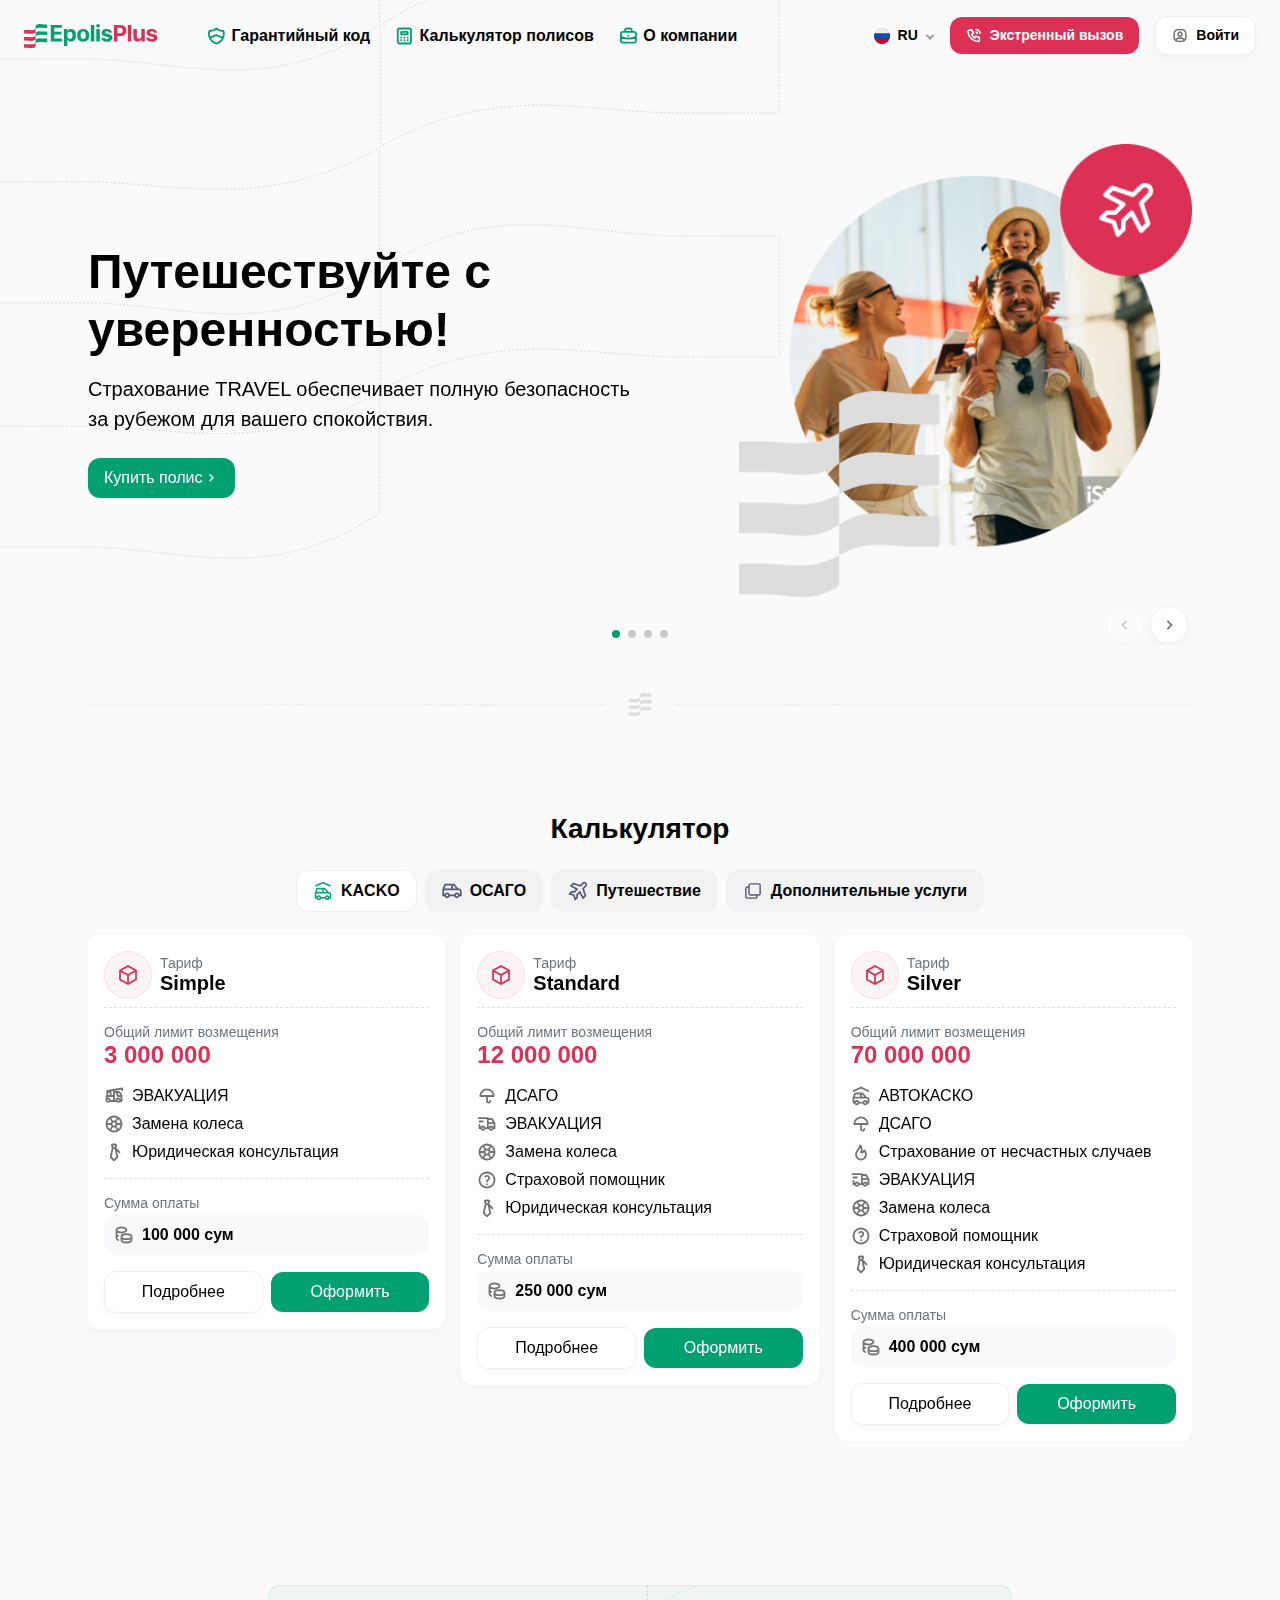
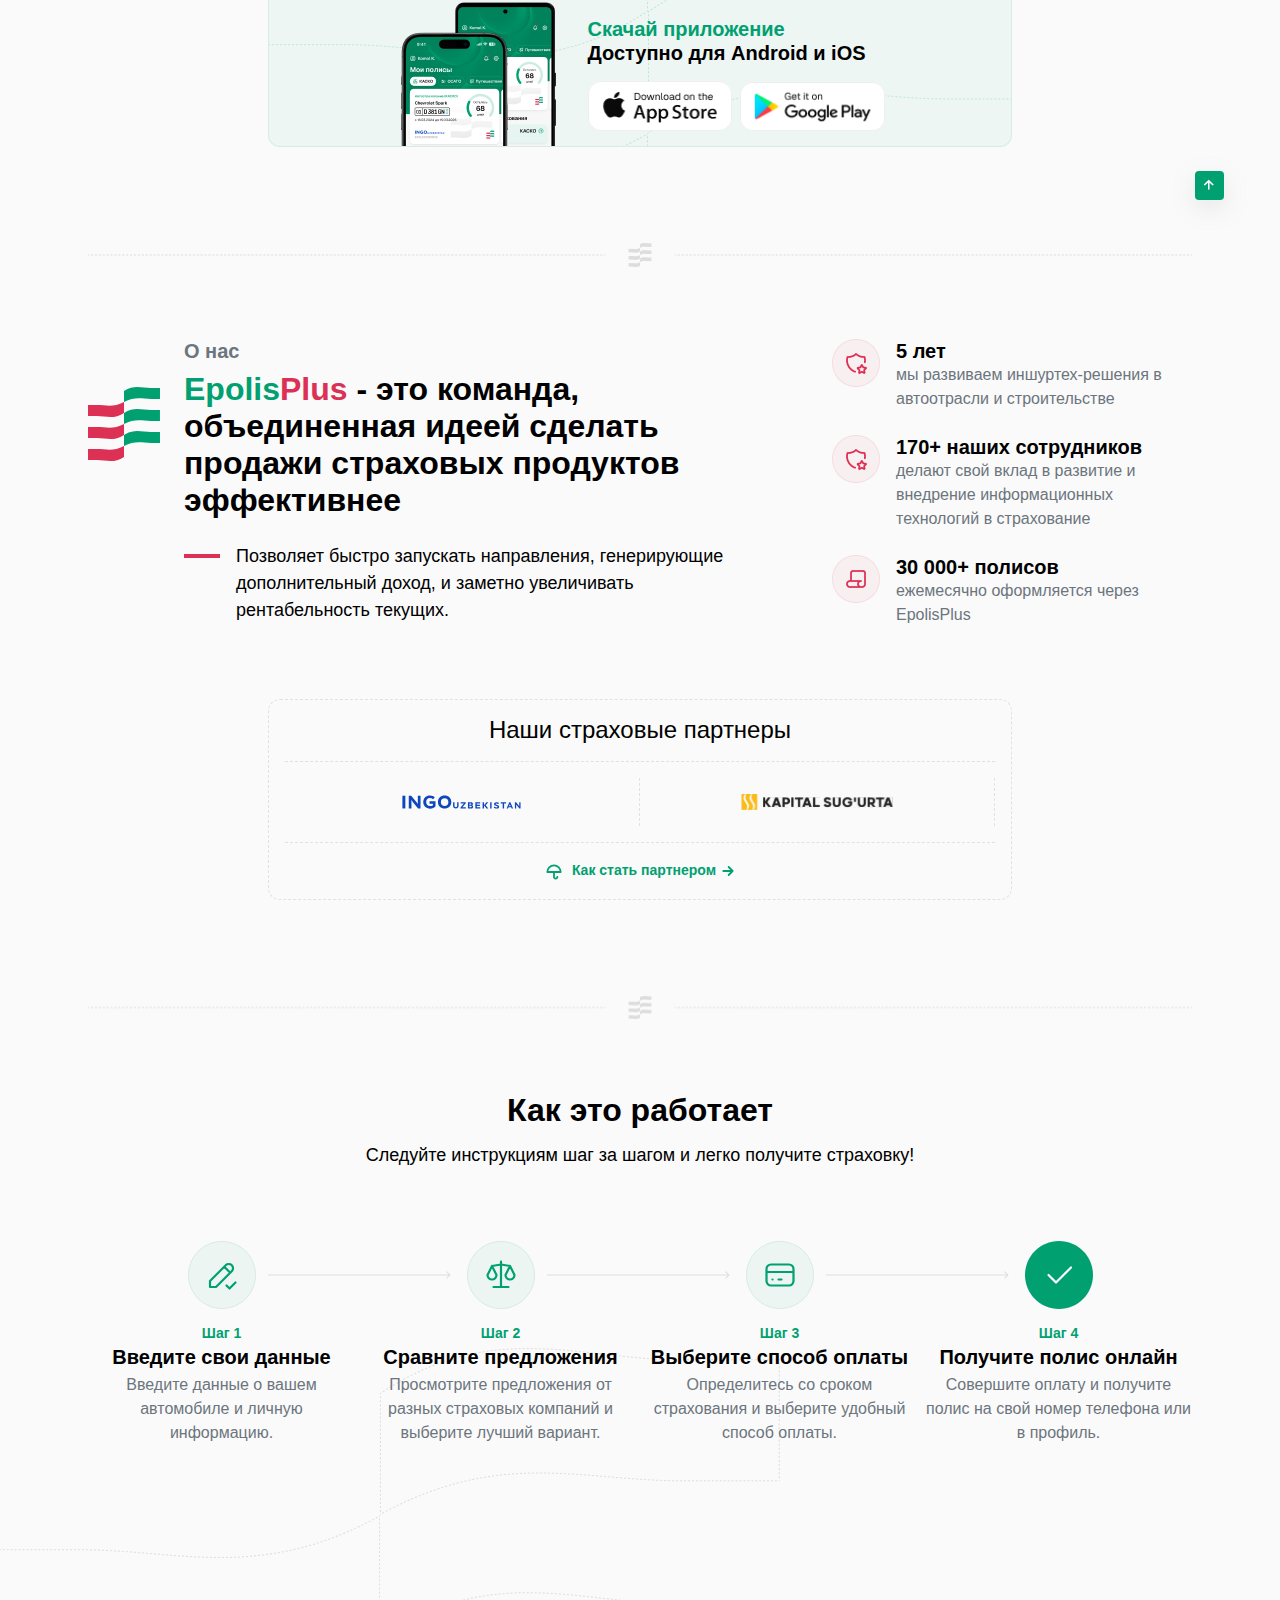
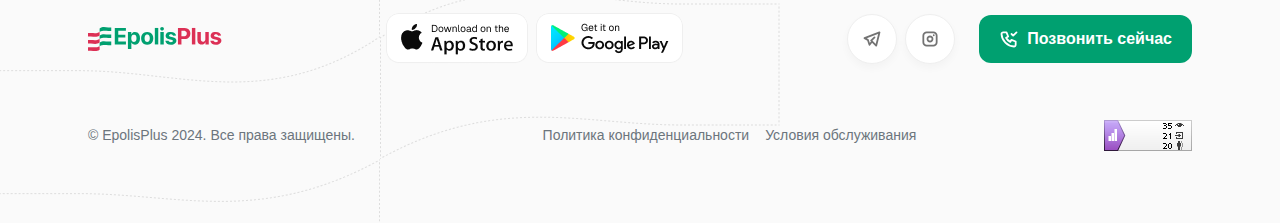
<file: index.html>
<!DOCTYPE html>
<html lang="en">

<head>
    <meta charset="UTF-8">
    <meta http-equiv="X-UA-Compatible" content="IE=edge">
    <meta name="viewport" content="width=device-width, initial-scale=1.0">
    <!--================ DESCRIPTION | Omonjon ================-->
    <meta name="description" content="EpolisPlus, Страховой компании в Узбекистан">

    <!--================ FAVICON | Omonjon ================-->
    <link rel="shortcut icon" href="assets/images/svg/favicon.svg" type="image/x-icon">

    <!--============== BOX ICONS CSS 2.1.4v | Omonjon ==============-->
    <link rel="stylesheet" href="assets/styles/boxicons.min.css">

    <!--============== SWIPER CSS 8.1.1v | Omonjon ==============-->
    <link rel="stylesheet" href="assets/styles/swiper-bundle.min.css">

    <!--================ BOOTSTRAP CSS 5.3v | Omonjon ===============-->
    <link rel="stylesheet" href="assets/styles/bootstrap.min.css">

    <!--================ STYLE CSS | Omonjon ================-->
    <link rel="stylesheet" href="assets/styles/main.css?v=1.6">
    <link rel="stylesheet" href="assets/styles/breakpoints.css?v=0.5">

    <title>EpolisPlus</title>
</head>

<body>
<!--================ MENUS MODAL | Omonjon ================-->
<div class="offcanvas offcanvas-top m-2 primary-radius" style="" tabindex="-1" id="offcanvasTop"
     aria-labelledby="offcanvasTopLabel">
    <div class="offcanvas-header">
        <h5 class="offcanvas-title" id="offcanvasTopLabel"><img src="assets/images/svg/site-logo.svg" alt=""></h5>
        <button type="button"
                class="rounded-circle-mb primary-shadow border-0 d-flex align-items-center bg-white justify-content-center"
                data-bs-dismiss="offcanvas" aria-label="Close"><img src="./assets/images/svg/x.svg" alt=""></button>
    </div>
    <div class="offcanvas-body overflow-y-visible pt-0">
        <ul class="d-flex flex-column align-items-center border-top-dashed pt-3 row-gap-3 mb-3 mb-sm-0">
            <li>
                <a class="fw-semibold text-black"
                   aria-current="page" href="#!">
                    <img src="./assets/images/svg/shield.svg" alt="">
                    Гарантийный код
                </a>
            </li>
            <li>
                <a class="fw-semibold text-black"
                   aria-current="page" href="#!">
                    <img src="./assets/images/svg/calculator.svg" alt="">
                    Калькулятор полисов
                </a>
            </li>
            <li>
                <a class="fw-regular text-black"
                   aria-current="page" href="#!">
                    О нас
                </a>
            </li>
            <li>
                <a class="fw-regular text-black"
                   aria-current="page" href="#!">
                    Как стать партнером
                </a>
            </li>
        </ul>
        <div class="d-sm-none d-flex align-items-center flex-column border-top-dashed pt-3">
            <div class="nav-item-top d-none dropdown">
                <!-- Language -->

                <a class="nav-link-sm d-flex align-items-center fw-semibold text-black column-gap-2 dropdown-toggle dropdown-arrow dropdown-toggle-not pe-3"
                   href="#" id="navbarDropdownLang" role="button" data-bs-toggle="dropdown"
                   aria-expanded="false">
                    <img src="assets/images/ru-flag.png" alt=""> RU
                </a>
                <ul class="dropdown-menu dropdown-transition rounded-3 p-2" aria-labelledby="navbarDropdownLang"
                    style="min-width: auto">
                    <li>
                        <a class="ru d-flex align-items-center column-gap-2 px-1 rounded-3 dropdown-item dropdown-item-language"
                           href="#"><img src="assets/images/en-flag.png" alt="">EN</a>
                    </li>
                    <li>
                        <a class="en d-flex align-items-center column-gap-2 px-1 rounded-3 dropdown-item dropdown-item-language"
                           href="#"><img src="assets/images/uz-flag.png" alt="">UZ</a>
                    </li>
                </ul>
                <!-- End Language -->
            </div>
            <a href="./pages/signIn.html"
               class="btn btn-white primary-radius mt-2 py-2 px-2 d-flex justify-content-center column-gap-2 w-100">
                <img src="./assets/images/svg/user.svg" alt="" class="">
                <span class="text-black fs-8 fw-regular">Войти</span>
            </a>
        </div>
    </div>
</div>

<!--================ KASKO MODAL | Omonjon ================-->
<div class="modal fade" id="modalKasko" tabindex="-1" aria-labelledby="modalKaskoLabel" aria-hidden="true">
    <div class="modal-dialog modal-dialog-centered modal-lg">
        <div class="modal-content p-4">
            <div class="modal-header border-0 border-bottom-dashed pb-3 px-0 pt-0">
                <div class="d-flex align-items-center column-gap-2 w-100">
                    <div class="d-none d-sm-block">
                        <img src="assets/images/simple-icon.png" alt="">
                    </div>
                    <div class="d-flex flex-column align-items-start">
                        <h5 class="fs-8 text-light-emphasis">Тариф</h5>
                        <h4 class="text-black fw-semibold fs-5">Simple</h4>
                    </div>
                </div>
                <div class="d-none d-sm-flex flex-column text-end align-items-end w-100 me-4">
                    <h5 class="fs-8 text-light-emphasis">Общий лимит возмещения</h5>
                    <h4 class="text-secondary fs-4 fw-semibold">3 000 000</h4>
                </div>
                <button type="button"
                        class="btn-close rounded-circle primary-shadow border-0 d-flex align-items-center bg-white justify-content-center mb-auto"
                        data-bs-dismiss="modal" aria-label="Close">
                    <i class='bx bx-x text-black fs-5'></i>
                </button>
            </div>
            <div class="modal-body p-0">
                <div class="row row-gap-4 mt-3">
                    <div class="col-md-7 border-end-dashed border-bottom-dashed pb-3">
                        <div class="d-flex flex-column align-items-start text-start row-gap-3">
                            <h5 class="fs-8 text-light-emphasis">Страховое покрытие</h5>
                            <div class="d-flex flex-column">
                                <h6 class="fs-7 text-black mb-2 d-flex align-items-center column-gap-2 fw-semibold">
                                    <img src="./assets/images/svg/evacuation.svg" alt="">ЭВАКУАЦИЯ
                                </h6>
                                <div class="mt-1 text-black">
                                    Организация эвакуации Вашего автомобиля 1 (один) раз в течение периода страхования
                                </div>
                            </div>
                            <div class="d-flex flex-column">
                                <h6 class="fs-7 text-black mb-2 d-flex align-items-center column-gap-2 fw-semibold">
                                    <img src="./assets/images/svg/wheel.svg" alt="">Замена колеса
                                </h6>
                                <div class="mt-1 text-black">
                                    Организация замены поврежденного колеса Вашего автомобиля
                                </div>
                            </div>
                            <div class="d-flex flex-column">
                                <h6 class="fs-7 text-black mb-2 d-flex align-items-center column-gap-2 fw-semibold">
                                    <img src="./assets/images/svg/legal.svg" alt="">Юридическая консультация
                                </h6>
                                <div class="mt-1 text-black">
                                    Консультация по вопросам страхования в течение всего периода полиса
                                </div>
                            </div>
                        </div>
                    </div>
                    <div class="col-md-5">
                        <div class="d-flex flex-column align-items-start w-100">
                            <h5 class="fs-8 text-light-emphasis mb-1">Сумма оплаты</h5>
                            <p class="d-flex align-items-center column-gap-2 bg-light mb-3 primary-radius text-black fw-semibold fs-7 pay-amount w-100">
                                <img src="./assets/images/svg/coin.svg" alt="">100 000 сум</p>
                            <a class="btn btn-primary transition primary-radius py-2 px-4 w-100 d-flex justify-content-center"
                               href="pages/kasko/calculate.html">Оформить</a>
                        </div>
                    </div>
                </div>
            </div>
        </div>
    </div>
</div>

<!--================ SERVICES MODAL | Omonjon ================-->
<div class="modal fade" id="modalServices" tabindex="-1" aria-labelledby="exampleModalLabel" aria-hidden="true">
    <div class="modal-dialog modal-dialog-centered modal-lg">
        <div class="modal-content p-4">
            <div class="modal-header border-0 border-bottom-dashed pb-3 px-0 pt-0">
                <div class="d-flex align-items-center w-100">
                    <div class="me-2 pe-1 d-none d-sm-block">
                        <img src="assets/images/svg/pen.svg" width="48" height="48" alt="">
                    </div>
                    <div class="d-flex flex-column align-items-start">
                        <h5 class="fs-8 text-light-emphasis">Услуга</h5>
                        <h4 class="text-black fw-semibold fs-5">Оформления "Европротокола"</h4>
                    </div>
                </div>
                <button type="button"
                        class="btn-close rounded-circle primary-shadow border-0 d-flex align-items-center bg-white justify-content-center mb-auto"
                        data-bs-dismiss="modal" aria-label="Close">
                    <i class='bx bx-x text-black fs-5'></i>
                </button>
            </div>
            <div class="modal-body p-0">
                <div class="row row-gap-4 mt-3">
                    <div class="col-md-7 border-end-dashed">
                        <div class="d-flex flex-column align-items-start text-start row-gap-2">
                            <h5 class="fs-8 text-light-emphasis">Описание</h5>
                            <div class="fs-7 text-black">- Мы предоставляем услугу оформления европротокола,
                                необходимого для решения
                                юридических вопросов при дорожно-транспортных происшествиях.
                            </div>
                            <div class="fs-7 text-black">- Наши специалисты помогут правильно и оперативно оформить все
                                необходимые документы, чтобы обеспечить вашу защиту и законные интересы.
                            </div>
                        </div>
                    </div>
                    <div class="col-md-5">
                        <div class="d-flex flex-column align-items-start w-100">
                            <h5 class="fs-8 text-light-emphasis mb-1">Сумма оплаты</h5>
                            <p class="d-flex align-items-center column-gap-2 bg-light mb-3 primary-radius text-black fw-semibold fs-7 pay-amount w-100">
                                <img src="./assets/images/svg/coin.svg" alt="">150 000 сум</p>
                            <a class="btn btn-primary transition primary-radius py-2 px-4 w-100 d-flex justify-content-center"
                               href="pages/services/calculate.html">Оформить</a>
                        </div>
                    </div>
                </div>
            </div>
        </div>
    </div>
</div>

<!--==================== HEADER | Omonjon ====================-->
<header class="header position-relative">
    <img src="./assets/images/header-pattern.png" class="position-absolute z-index-1 start-0 top-0 w-100Mb" alt="">
    <nav class="py-3 z-index-4 position-absolute top-0 end-0 start-0" id="myHeader">
        <div class="d-flex align-items-center justify-content-between px-4">
            <a class="d-flex align-items-center column-gap-2 me-lg-3 me-xl-4 me-xxl-5 me-0" href="#!"><img
                    alt="LOGO"
                    src="assets/images/svg/site-logo.svg"></a>
            <ul class="d-lg-flex d-none align-items-center column-gap-4 ms-0 ms-xl-4">
                <li class="nav-item">
                    <a class="fw-semibold text-black transition hover-link"
                       aria-current="page" href="#!">
                        <img src="./assets/images/svg/shield.svg" alt="">
                        Гарантийный код
                    </a>
                </li>
                <li class="nav-item">
                    <a class="fw-semibold text-black transition hover-link"
                       aria-current="page" href="#!">
                        <img src="./assets/images/svg/calculator.svg" alt="">
                        Калькулятор полисов
                    </a>
                </li>
                <li class="nav-item">
                    <a class="fw-semibold text-black transition hover-link"
                       aria-current="page" href="#!">
                        <img src="./assets/images/svg/briefcase.svg" alt="">
                        О компании
                    </a>
                </li>
            </ul>
            <div class="d-flex align-items-center column-gap-sm-3 column-gap-2 ms-auto">
                <div class="nav-item-top dropdown">
                    <!-- Language -->

                    <a class="nav-link-sm d-flex align-items-center fs-8 fw-semibold text-black column-gap-2 dropdown-toggle dropdown-arrow dropdown-toggle-not pe-3"
                       href="#" id="navbarDropdownLangTwo" role="button" data-bs-toggle="dropdown"
                       aria-expanded="false">
                        <img src="assets/images/ru-flag.png" alt=""> RU
                    </a>
                    <ul class="dropdown-menu dropdown-transition rounded-3 p-2" aria-labelledby="navbarDropdownLang"
                        style="min-width: auto">
                        <li>
                            <a class="ru fs-8 fw-semibold d-flex align-items-center transition column-gap-2 px-1 rounded-3 dropdown-item dropdown-item-language"
                               href="#"><img src="assets/images/en-flag.png" alt="">EN</a>
                        </li>
                        <li>
                            <a class="en fs-8 fw-semibold d-flex align-items-center transition column-gap-2 px-1 rounded-3 dropdown-item dropdown-item-language"
                               href="#"><img src="assets/images/uz-flag.png" alt="">UZ</a>
                        </li>
                    </ul>
                    <!-- End Language -->
                </div>
                <a href="./pages/emergency.html"
                   class="btn transition btn-secondary transition primary-radius d-flex rounded-circle-mb column-gap-2 py-2 px-3">
                    <img src="./assets/images/svg/phone.svg" alt="" class="">
                    <span class="d-none d-xl-block text-white fs-8 fw-bold">Экстренный вызов</span>
                </a>
                <a href="./pages/signIn.html"
                   class="d-none d-sm-flex column-gap-2 rounded-circle-mb btn btn-white transition primary-radius py-2 px-3">
                    <img src="./assets/images/svg/user.svg" alt="" class="">
                    <span class="d-none d-xl-block text-black fs-8 fw-semibold">Войти</span>
                </a>
            </div>
            <button type="button"
                    class="outline-none border-none bg-white primary-shadow rounded-circle-mb d-lg-none d-flex align-items-center justify-content-center py-2 px-3 ms-3"
                    data-bs-toggle="offcanvas" data-bs-target="#offcanvasTop" aria-controls="offcanvasTop">
                <img src="./assets/images/svg/menu-burger.svg" style="width: 16px;" alt="">
            </button>
        </div>
    </nav>
    <div class="container position-relative z-index-3 pt-5">
        <div class="swiper position-relative mt-5 introSwiper">
            <div class="swiper-wrapper mt-3 mt-md-5">
                <div class="swiper-slide">
                    <div class="row">
                        <div class="col-lg-6 col-md-7">
                            <div class="d-flex justify-content-center align-items-center align-items-md-start flex-column h-100">
                                <h5 class="display-5 fw-semibold text-black text-center text-md-start">Путешествуйте с
                                    уверенностью!</h5>
                                <div class="fs-5 text-black mt-3 mb-3 text-center text-sm-start">
                                    Страхование TRAVEL обеспечивает полную безопасность за рубежом для вашего
                                    спокойствия.
                                </div>
                                <a href="#!"
                                   class="btn btn-primary transition transition primary-radius d-flex align-items-center w-max-content mt-2 py-2 px-3">Купить
                                    полис <i class='bx bx-chevron-right'></i></a>
                            </div>
                        </div>
                        <div class="col-xl-1 d-none d-xl-block"></div>
                        <div class="col-xl-5 col-lg-6 col-md-5 d-none d-md-block">
                            <div class="d-flex align-items-center justify-content-center">
                                <img src="./assets/images/swiperImg-1.png" class="w-100 h-100" alt="">
                            </div>
                        </div>
                    </div>
                </div>
                <div class="swiper-slide">
                    <div class="row">
                        <div class="col-lg-6 col-md-7">
                            <div class="d-flex justify-content-center align-items-center align-items-md-start flex-column h-100">
                                <h5 class="display-5 fw-semibold text-black text-center text-md-start">Путешествуйте с
                                    уверенностью!</h5>
                                <div class="fs-5 text-black mt-3 mb-3 text-center text-sm-start">
                                    Страхование TRAVEL обеспечивает полную безопасность за рубежом для вашего
                                    спокойствия. Two
                                </div>
                                <a href="#!"
                                   class="btn btn-primary transition transition primary-radius d-flex align-items-center w-max-content mt-2 py-2 px-3">Купить
                                    полис <i class='bx bx-chevron-right'></i></a>
                            </div>
                        </div>
                        <div class="col-xl-1 d-none d-xl-block"></div>
                        <div class="col-xl-5 col-lg-6 col-md-5 d-none d-md-block">
                            <div class="d-flex align-items-center justify-content-center">
                                <img src="./assets/images/swiperImg-1.png" class="w-100 h-100" alt="">
                            </div>
                        </div>
                    </div>
                </div>
                <div class="swiper-slide">
                    <div class="row">
                        <div class="col-lg-6 col-md-7">
                            <div class="d-flex justify-content-center align-items-center align-items-md-start flex-column h-100">
                                <h5 class="display-5 fw-semibold text-black text-center text-md-start">Путешествуйте с
                                    уверенностью!</h5>
                                <div class="fs-5 text-black mt-3 mb-3 text-center text-sm-start">
                                    Страхование TRAVEL обеспечивает полную безопасность за рубежом для вашего
                                    спокойствия. Three
                                </div>
                                <a href="#!"
                                   class="btn btn-primary transition transition primary-radius d-flex align-items-center w-max-content mt-2 py-2 px-3">Купить
                                    полис <i class='bx bx-chevron-right'></i></a>
                            </div>
                        </div>
                        <div class="col-xl-1 d-none d-xl-block"></div>
                        <div class="col-xl-5 col-lg-6 col-md-5 d-none d-md-block">
                            <div class="d-flex align-items-center justify-content-center">
                                <img src="./assets/images/swiperImg-1.png" class="w-100 h-100" alt="">
                            </div>
                        </div>
                    </div>
                </div>
                <div class="swiper-slide">
                    <div class="row">
                        <div class="col-lg-6 col-md-7">
                            <div class="d-flex justify-content-center align-items-center align-items-md-start flex-column h-100">
                                <h5 class="display-5 fw-semibold text-black text-center text-sm-start">Путешествуйте с
                                    уверенностью!</h5>
                                <div class="fs-5 text-black mt-3 mb-3 text-center text-sm-start">
                                    Страхование TRAVEL обеспечивает полную безопасность за рубежом для вашего
                                    спокойствия. Four
                                </div>
                                <a href="#!"
                                   class="btn btn-primary transition transition primary-radius d-flex align-items-center w-max-content mt-2 py-2 px-3">Купить
                                    полис <i class='bx bx-chevron-right'></i></a>
                            </div>
                        </div>
                        <div class="col-xl-1 d-none d-xl-block"></div>
                        <div class="col-xl-5 col-lg-6 col-md-5 d-none d-md-block">
                            <div class="d-flex align-items-center justify-content-center">
                                <img src="./assets/images/swiperImg-1.png" class="w-100 h-100" alt="">
                            </div>
                        </div>
                    </div>
                </div>
            </div>
            <div class="swiper-pagination position-static mt-4"></div>
            <div class="d-sm-flex d-none align-items-center position-absolute bottom-0 end-0 w-100 mt-5"
                 style="height: 40px">
                <div class="swiper-button-next">
                    <i class='bx fs-5 btn-white transition rounded-circle text-light-emphasis p-2 bx-chevron-right'></i>
                </div>
                <div class="swiper-button-prev">
                    <i class='bx fs-5 btn-white transition rounded-circle text-light-emphasis p-2 bx-chevron-left'></i>
                </div>
            </div>
        </div>
        <div class="d-flex align-items-center justify-content-center my-4 my-md-5">
            <img class="w-100" src="./assets/images/section-line.png" alt="">
        </div>
    </div>
</header>

<!--================ MAIN | Omonjon ================-->
<main>
    <!--==================== CALCULATOR | Omonjon ====================-->
    <section class="calculator-section py-5">
        <div class="container">
            <h4 class="text-black fw-bold fs-3 text-center mb-4">Калькулятор</h4>
            <div class="d-flex align-items-center justify-content-center">
                <ul class="nav nav-tabs gap-2 border-none justify-content-center" id="myTab" role="tablist">
                    <li class="nav-item" role="presentation">
                        <button class="nav-link d-flex align-items-center primary-radius active" id="kasko-tab"
                                data-bs-toggle="tab"
                                data-bs-target="#kasko-tab-pane" type="button" role="tab"
                                aria-controls="kasko-tab-pane" aria-selected="true">
                            <svg width="20" height="20" viewBox="0 0 17 20" fill="none"
                                 xmlns="http://www.w3.org/2000/svg">
                                <path d="M2.66667 16.6667C2.66667 17.1087 2.84226 17.5326 3.15482 17.8452C3.46738 18.1577 3.89131 18.3333 4.33333 18.3333C4.77536 18.3333 5.19928 18.1577 5.51184 17.8452C5.8244 17.5326 6 17.1087 6 16.6667M2.66667 16.6667C2.66667 16.2246 2.84226 15.8007 3.15482 15.4881C3.46738 15.1756 3.89131 15 4.33333 15C4.77536 15 5.19928 15.1756 5.51184 15.4881C5.8244 15.8007 6 16.2246 6 16.6667M2.66667 16.6667H1V11.6667M6 16.6667H11M11 16.6667C11 17.1087 11.1756 17.5326 11.4882 17.8452C11.8007 18.1577 12.2246 18.3333 12.6667 18.3333C13.1087 18.3333 13.5326 18.1577 13.8452 17.8452C14.1577 17.5326 14.3333 17.1087 14.3333 16.6667M11 16.6667C11 16.2246 11.1756 15.8007 11.4882 15.4881C11.8007 15.1756 12.2246 15 12.6667 15C13.1087 15 13.5326 15.1756 13.8452 15.4881C14.1577 15.8007 14.3333 16.2246 14.3333 16.6667M14.3333 16.6667H16V13.3333C16 12.8913 15.8244 12.4674 15.5118 12.1548C15.1993 11.8423 14.7754 11.6667 14.3333 11.6667H13.5M1 11.6667L2.66667 7.49999H10.1667L13.5 11.6667M1 11.6667H13.5M8.5 11.6667V7.49999M1 4.99999L8.5 1.66666L16 4.99999"/>
                            </svg>
                            <span class="d-none d-sm-block text-black fw-semibold">KACKO</span>
                        </button>
                    </li>
                    <li class="nav-item" role="presentation">
                        <button class="nav-link d-flex align-items-center primary-radius" id="osago-tab"
                                data-bs-toggle="tab"
                                data-bs-target="#osago-tab-pane" type="button" role="tab"
                                aria-controls="osago-tab-pane" aria-selected="false">
                            <svg width="20" height="20" viewBox="0 0 17 13" fill="none"
                                 xmlns="http://www.w3.org/2000/svg">
                                <path d="M2.66667 10.1667C2.66667 10.6087 2.84226 11.0326 3.15482 11.3452C3.46738 11.6577 3.89131 11.8333 4.33333 11.8333C4.77536 11.8333 5.19928 11.6577 5.51184 11.3452C5.8244 11.0326 6 10.6087 6 10.1667M2.66667 10.1667C2.66667 9.72464 2.84226 9.30072 3.15482 8.98816C3.46738 8.67559 3.89131 8.5 4.33333 8.5C4.77536 8.5 5.19928 8.67559 5.51184 8.98816C5.8244 9.30072 6 9.72464 6 10.1667M2.66667 10.1667H1V5.16667M6 10.1667H11M11 10.1667C11 10.6087 11.1756 11.0326 11.4882 11.3452C11.8007 11.6577 12.2246 11.8333 12.6667 11.8333C13.1087 11.8333 13.5326 11.6577 13.8452 11.3452C14.1577 11.0326 14.3333 10.6087 14.3333 10.1667M11 10.1667C11 9.72464 11.1756 9.30072 11.4882 8.98816C11.8007 8.67559 12.2246 8.5 12.6667 8.5C13.1087 8.5 13.5326 8.67559 13.8452 8.98816C14.1577 9.30072 14.3333 9.72464 14.3333 10.1667M14.3333 10.1667H16V6.83333C16 6.39131 15.8244 5.96738 15.5118 5.65482C15.1993 5.34226 14.7754 5.16667 14.3333 5.16667H13.5M1 5.16667L2.66667 1H10.1667L13.5 5.16667M1 5.16667H13.5M8.5 5.16667V1"/>
                            </svg>
                            <span class="d-none d-sm-block text-black fw-semibold">ОСАГО</span>
                        </button>
                    </li>
                    <li class="nav-item" role="presentation">
                        <button class="nav-link d-flex align-items-center primary-radius" id="travel-tab"
                                data-bs-toggle="tab"
                                data-bs-target="#travel-tab-pane" type="button" role="tab"
                                aria-controls="travel-tab-pane" aria-selected="false">
                            <svg width="20" height="20" viewBox="0 0 17 18" fill=""
                                 xmlns="http://www.w3.org/2000/svg">
                                <path d="M10.5833 4.41666L13.0833 1.99999C13.4038 1.67952 13.8385 1.49948 14.2917 1.49948C14.7449 1.49948 15.1795 1.67952 15.5 1.99999C15.8205 2.32046 16.0005 2.75511 16.0005 3.20832C16.0005 3.66154 15.8205 4.09619 15.5 4.41666L13.0833 6.91666L15.1667 13.1667L13.0833 15.2917L10.1667 9.83332L7.66667 12.3333V14.8333L6 16.5L4.75 12.75L1 11.5L2.66667 9.83332H5.16667L7.66667 7.33332L2.25 4.41666L4.33333 2.33332L10.5833 4.41666Z"
                                />
                            </svg>
                            <span class="d-none d-sm-block text-black fw-semibold">Путешествие</span>
                        </button>
                    </li>
                    <li class="nav-item" role="presentation">
                        <button class="nav-link d-flex align-items-center primary-radius" id="others-tab"
                                data-bs-toggle="tab"
                                data-bs-target="#others-tab-pane" type="button" role="tab"
                                aria-controls="others-tab-pane" aria-selected="false">
                            <svg width="20" height="20" viewBox="0 0 21 20" fill="none"
                                 xmlns="http://www.w3.org/2000/svg">
                                <path d="M14.6667 14.1667V15.8333C14.6667 16.2754 14.4911 16.6993 14.1785 17.0118C13.866 17.3244 13.442 17.5 13 17.5H4.66667C4.22464 17.5 3.80072 17.3244 3.48816 17.0118C3.17559 16.6993 3 16.2754 3 15.8333V7.5C3 7.05797 3.17559 6.63405 3.48816 6.32149C3.80072 6.00893 4.22464 5.83333 4.66667 5.83333H6.33333M6.33333 4.16667C6.33333 3.72464 6.50893 3.30072 6.82149 2.98816C7.13405 2.67559 7.55797 2.5 8 2.5H16.3333C16.7754 2.5 17.1993 2.67559 17.5118 2.98816C17.8244 3.30072 18 3.72464 18 4.16667V12.5C18 12.942 17.8244 13.366 17.5118 13.6785C17.1993 13.9911 16.7754 14.1667 16.3333 14.1667H8C7.55797 14.1667 7.13405 13.9911 6.82149 13.6785C6.50893 13.366 6.33333 12.942 6.33333 12.5V4.16667Z"
                                      stroke="#737373" stroke-width="1.8" stroke-linecap="round"
                                      stroke-linejoin="round"/>
                            </svg>
                            <span class="d-none d-sm-block text-black fw-semibold">Дополнительные услуги</span>
                        </button>
                    </li>
                </ul>
            </div>
            <div class="tab-content mt-4" id="myTabContent">
                <div class="tab-pane fade show active" id="kasko-tab-pane" role="tabpanel"
                     aria-labelledby="home-tab" tabindex="0">
                    <div class="swiper calculatorSwiper">
                        <div class="swiper-wrapper">
                            <div class="swiper-slide">
                                <div class="d-flex flex-column align-items-start bg-white primary-radius primary-shadow p-3 box-calc">
                                    <div class="d-flex align-items-center column-gap-2 pb-2 border-bottom-dashed w-100">
                                        <div class="">
                                            <img src="assets/images/simple-icon.png" alt="">
                                        </div>
                                        <div class="d-flex flex-column align-items-start">
                                            <h5 class="fs-8 text-light-emphasis">Тариф</h5>
                                            <h4 class="text-black fw-semibold fs-5">Simple</h4>
                                        </div>
                                    </div>
                                    <div class="d-flex flex-column py-3">
                                        <h5 class="fs-8 text-light-emphasis">Общий лимит возмещения</h5>
                                        <h4 class="fw-semibold fs-4 text-secondary mb-3">3 000 000</h4>
                                        <h6 class="fs-7 text-black mb-2 d-flex align-items-center column-gap-2">
                                            <img
                                                    src="./assets/images/svg/evacuation.svg" alt="">ЭВАКУАЦИЯ
                                        </h6>
                                        <h6 class="fs-7 text-black mb-2 d-flex align-items-center column-gap-2">
                                            <img
                                                    src="./assets/images/svg/wheel.svg" alt="">Замена колеса
                                        </h6>
                                        <h6 class="fs-7 text-black d-flex align-items-center column-gap-2"><img
                                                src="./assets/images/svg/legal.svg " alt="">Юридическая
                                            консультация
                                        </h6>
                                    </div>
                                    <div class="d-flex flex-column border-top-dashed pt-3 w-100">
                                        <h5 class="text-light-emphasis fs-8 mb-1">Сумма оплаты</h5>
                                        <p class="d-flex align-items-center column-gap-2 bg-light mb-3 primary-radius text-black fw-semibold fs-7 pay-amount">
                                            <img src="./assets/images/svg/coin.svg" alt="">100 000 сум</p>
                                        <div class="d-flex align-items-center column-gap-2">
                                            <a class="btn btn-white transition primary-radius py-2 px-4 w-50 d-flex justify-content-center"
                                               href="#" data-bs-toggle="modal"
                                               data-bs-target="#modalKasko">Подробнее</a>
                                            <a class="btn btn-primary transition primary-radius py-2 px-4 w-50 d-flex justify-content-center"
                                               href="pages/kasko/calculate.html">Оформить</a>
                                        </div>
                                    </div>
                                </div>
                            </div>
                            <div class="swiper-slide">
                                <div class="d-flex flex-column align-items-start bg-white primary-radius primary-shadow p-3 box-calc">
                                    <div class="d-flex align-items-center column-gap-2 pb-2 border-bottom-dashed w-100">
                                        <div class="">
                                            <img src="assets/images/simple-icon.png" alt="">
                                        </div>
                                        <div class="d-flex flex-column align-items-start">
                                            <h5 class="fs-8 text-light-emphasis">Тариф</h5>
                                            <h4 class="text-black fw-semibold fs-5">Standard</h4>
                                        </div>
                                    </div>
                                    <div class="d-flex flex-column py-3">
                                        <h5 class="fs-8 text-light-emphasis">Общий лимит возмещения</h5>
                                        <h4 class="fw-semibold fs-4 text-secondary mb-3">12 000 000</h4>
                                        <h6 class="fs-7 text-black mb-2 d-flex align-items-center column-gap-2">
                                            <img
                                                    src="./assets/images/svg/umbrella.svg" alt="">ДСАГО</h6><h6
                                            class="fs-7 text-black mb-2 d-flex align-items-center column-gap-2">
                                        <img
                                                src="./assets/images/svg/truck-delivery.svg" alt="">ЭВАКУАЦИЯ
                                    </h6>
                                        <h6 class="fs-7 text-black mb-2 d-flex align-items-center column-gap-2">
                                            <img
                                                    src="./assets/images/svg/wheel.svg" alt="">Замена колеса
                                        </h6>
                                        <h6 class="fs-7 text-black mb-2 d-flex align-items-center column-gap-2">
                                            <img
                                                    src="./assets/images/svg/question.svg" alt="">Страховой
                                            помощник</h6>
                                        <h6 class="fs-7 text-black d-flex align-items-center column-gap-2"><img
                                                src="./assets/images/svg/legal.svg " alt="">Юридическая
                                            консультация
                                        </h6>
                                    </div>
                                    <div class="d-flex flex-column border-top-dashed pt-3 w-100">
                                        <h5 class="text-light-emphasis fs-8 mb-1">Сумма оплаты</h5>
                                        <p class="d-flex align-items-center column-gap-2 bg-light mb-3 primary-radius text-black fw-semibold fs-7 pay-amount">
                                            <img src="./assets/images/svg/coin.svg" alt="">250 000 сум</p>
                                        <div class="d-flex align-items-center column-gap-2">
                                            <a class="btn btn-white transition primary-radius py-2 px-4 w-50 d-flex justify-content-center"
                                               href="#" data-bs-toggle="modal"
                                               data-bs-target="#modalKasko">Подробнее</a>
                                            <a class="btn btn-primary transition primary-radius py-2 px-4 w-50 d-flex justify-content-center"
                                               href="pages/kasko/calculate.html">Оформить</a>
                                        </div>
                                    </div>
                                </div>
                            </div>
                            <div class="swiper-slide">
                                <div class="d-flex flex-column align-items-start bg-white primary-radius primary-shadow p-3 box-calc">
                                    <div class="d-flex align-items-center column-gap-2 pb-2 border-bottom-dashed w-100">
                                        <div class="">
                                            <img src="assets/images/simple-icon.png" alt="">
                                        </div>
                                        <div class="d-flex flex-column align-items-start">
                                            <h5 class="fs-8 text-light-emphasis">Тариф</h5>
                                            <h4 class="text-black fw-semibold fs-5">Silver</h4>
                                        </div>
                                    </div>
                                    <div class="d-flex flex-column py-3">
                                        <h5 class="fs-8 text-light-emphasis">Общий лимит возмещения</h5>
                                        <h4 class="fw-semibold fs-4 text-secondary mb-3">70 000 000</h4>
                                        <h6 class="fs-7 text-black mb-2 d-flex align-items-center column-gap-2">
                                            <img
                                                    src="./assets/images/svg/car-garage.svg" alt="">АВТОКАСКО
                                        </h6>
                                        <h6 class="fs-7 text-black mb-2 d-flex align-items-center column-gap-2">
                                            <img
                                                    src="./assets/images/svg/umbrella.svg" alt="">ДСАГО</h6>
                                        <h6 class="fs-7 text-black mb-2 d-flex align-items-center column-gap-2">
                                            <img
                                                    src="./assets/images/svg/flame.svg" alt="">Страхование от
                                            несчастных случаев</h6>
                                        <h6 class="fs-7 text-black mb-2 d-flex align-items-center column-gap-2">
                                            <img
                                                    src="./assets/images/svg/truck-delivery.svg" alt="">ЭВАКУАЦИЯ
                                        </h6>
                                        <h6 class="fs-7 text-black mb-2 d-flex align-items-center column-gap-2">
                                            <img
                                                    src="./assets/images/svg/wheel.svg" alt="">Замена колеса
                                        </h6>
                                        <h6 class="fs-7 text-black mb-2 d-flex align-items-center column-gap-2">
                                            <img
                                                    src="./assets/images/svg/question.svg" alt="">Страховой
                                            помощник</h6>
                                        <h6 class="fs-7 text-black d-flex align-items-center column-gap-2"><img
                                                src="./assets/images/svg/legal.svg " alt="">Юридическая
                                            консультация
                                        </h6>
                                    </div>
                                    <div class="d-flex flex-column border-top-dashed pt-3 w-100">
                                        <h5 class="text-light-emphasis fs-8 mb-1">Сумма оплаты</h5>
                                        <p class="d-flex align-items-center column-gap-2 bg-light mb-3 primary-radius text-black fw-semibold fs-7 pay-amount">
                                            <img src="./assets/images/svg/coin.svg" alt="">400 000 сум</p>
                                        <div class="d-flex align-items-center column-gap-2">
                                            <a class="btn btn-white transition primary-radius py-2 px-4 w-50 d-flex justify-content-center"
                                               href="#" data-bs-toggle="modal"
                                               data-bs-target="#modalKasko">Подробнее</a>
                                            <a class="btn btn-primary transition primary-radius py-2 px-4 w-50 d-flex justify-content-center"
                                               href="pages/kasko/calculate.html">Оформить</a>
                                        </div>
                                    </div>
                                </div>
                            </div>
                            <div class="swiper-slide">
                                <div class="d-flex flex-column align-items-start bg-white primary-radius primary-shadow p-3 box-calc">
                                    <div class="d-flex align-items-center column-gap-2 pb-2 border-bottom-dashed w-100">
                                        <div class="">
                                            <img src="assets/images/simple-icon.png" alt="">
                                        </div>
                                        <div class="d-flex flex-column align-items-start">
                                            <h5 class="fs-8 text-light-emphasis">Тариф</h5>
                                            <h4 class="text-black fw-semibold fs-5">Gold</h4>
                                        </div>
                                    </div>
                                    <div class="d-flex flex-column py-3">
                                        <h5 class="fs-8 text-light-emphasis">Общий лимит возмещения</h5>
                                        <h4 class="fw-semibold fs-4 text-secondary mb-3">110 000 000</h4>
                                        <h6 class="fs-7 text-black mb-2 d-flex align-items-center column-gap-2">
                                            <img
                                                    src="./assets/images/svg/car-garage.svg" alt="">АВТОКАСКО
                                        </h6>
                                        <h6 class="fs-7 text-black mb-2 d-flex align-items-center column-gap-2">
                                            <img
                                                    src="./assets/images/svg/umbrella.svg" alt="">ДСАГО</h6>
                                        <h6 class="fs-7 text-black mb-2 d-flex align-items-center column-gap-2">
                                            <img
                                                    src="./assets/images/svg/flame.svg" alt="">Страхование от
                                            несчастных
                                            случаев</h6>
                                        <h6 class="fs-7 text-black mb-2 d-flex align-items-center column-gap-2">
                                            <img
                                                    src="./assets/images/svg/truck-delivery.svg" alt="">ЭВАКУАЦИЯ
                                        </h6>
                                        <h6 class="fs-7 text-black mb-2 d-flex align-items-center column-gap-2">
                                            <img
                                                    src="./assets/images/svg/wheel.svg" alt="">Замена колеса
                                        </h6>
                                        <h6 class="fs-7 text-black mb-2 d-flex align-items-center column-gap-2">
                                            <img
                                                    src="./assets/images/svg/question.svg" alt="">Страховой
                                            помощник
                                        </h6>
                                        <h6 class="fs-7 text-black d-flex align-items-center column-gap-2"><img
                                                src="./assets/images/svg/legal.svg " alt="">Юридическая
                                            консультация
                                        </h6>
                                    </div>
                                    <div class="d-flex flex-column border-top-dashed pt-3 w-100">
                                        <h5 class="text-light-emphasis fs-8 mb-1">Сумма оплаты</h5>
                                        <p class="d-flex align-items-center column-gap-2 bg-light mb-3 primary-radius text-black fw-semibold fs-7 pay-amount">
                                            <img src="./assets/images/svg/coin.svg" alt="">800 000 сум</p>
                                        <div class="d-flex align-items-center column-gap-2">
                                            <a class="btn btn-white transition primary-radius py-2 px-4 w-50 d-flex justify-content-center"
                                               href="#" data-bs-toggle="modal"
                                               data-bs-target="#modalKasko">Подробнее</a>
                                            <a class="btn btn-primary transition primary-radius py-2 px-4 w-50 d-flex justify-content-center"
                                               href="pages/kasko/calculate.html">Оформить</a>
                                        </div>
                                    </div>
                                </div>
                            </div>
                        </div>
                    </div>
                </div>
                <div class="tab-pane fade" id="osago-tab-pane" role="tabpanel"
                     aria-labelledby="profile-tab"
                     tabindex="0">
                    <form class="container-mini mx-auto mb-xl-4 pb-5" action="./pages/osago/calculate.html"
                          method="post">
                        <div class="row row-gap-3">
                            <div class="col-lg-3 col-sm-5">
                                <label for="exampleInputEmail2" class="form-label fs-8 text-light-emphasis">Гос номер
                                    <span
                                            class="text-secondary ms-1">*</span></label>
                                <input required type="text" autocomplete="off" class="form-control text-black"
                                       id="exampleInputEmail2" placeholder="01M571SA"
                                       aria-describedby="emailHelp">
                            </div>
                            <div class="col-lg-4 col-sm-7">
                                <div class="d-flex">
                                    <div class="w-25 me-2">
                                        <label for="exampleInputPassword3"
                                               class="form-label fs-8 text-light-emphasis text-nowrap">Серия и номер
                                            тех. паспорта<span
                                                    class="text-secondary ms-1">*</span></label>
                                        <input required type="text" autocomplete="off" class="form-control text-black"
                                               placeholder="AAG" id="exampleInputPassword3">
                                    </div>
                                    <div class="w-75">
                                        <label for="exampleInputPassword7"
                                               class="form-label fs-8 text-light-emphasis invisible">x<span
                                                class="text-secondary ms-1">*</span></label>
                                        <input required type="text" autocomplete="off" class="form-control text-black"
                                               placeholder="9999999" id="exampleInputPassword7">
                                    </div>
                                </div>
                            </div>
                            <div class="col-lg-3 col-md-10 col-sm-9 col-8">
                                <label for="exampleInputPassword4"
                                       class="form-label fs-8 text-light-emphasis text-nowrap">Количество водителей
                                    <span
                                            class="text-secondary ms-1">*</span></label>
                                <select class="form-select text-black" id="exampleInputPassword4"
                                        aria-label="Default select example" required>
                                    <option selected value="">Select</option>
                                    <option value="1">One</option>
                                    <option value="2">Two</option>
                                    <option value="3">Three</option>
                                </select>
                            </div>
                            <div class="col-md-2 col-sm-3 col-4">
                                <div class="d-flex align-items-start h-72px">
                                    <button type="submit"
                                            class="btn btn-primary primary-radius transition fs-7 fw-bold mt-auto py-2 w-100Mb">
                                        Расчет
                                    </button>
                                </div>
                            </div>
                        </div>
                    </form>
                    <div class="container-mini primary-radius border-dashed border-1 p-3 mx-auto">
                        <h4 class="text-black pb-3 border-bottom-dashed text-center mb-3 w-100">Наши страховые
                            партнеры</h4>
                        <div class="swiper partnersSwiper">
                            <div class="swiper-wrapper">
                                <div class="swiper-slide">
                                    <div class="d-flex align-items-center justify-content-center border-end-dashed h-100">
                                        <img src="./assets/images/svg/partner1.svg" alt="">
                                    </div>
                                </div>
                                <div class="swiper-slide">
                                    <div class="d-flex align-items-center justify-content-center border-end-dashed h-100">
                                        <img src="./assets/images/svg/partner2.svg" alt="">
                                    </div>
                                </div>
                            </div>
                        </div>
                    </div>
                    <!-- Hide Block -->
                    <div class="container-mini mx-auto d-flex align-items-sm-start align-items-center flex-column pt-3 row-gap-3 border-top-dashed d-none">
                        <h4 class="fs-5 fw-semibold text-block text-sm-start text-center mt-3">Результаты</h4>
                        <div class="d-flex calc-result justify-content-sm-between justify-content-center flex-wrap align-items-center primary-radius bg-white row-gap-2 column-gap-3 w-100">
                            <div class="calc-result-img">
                                <img class="w-100 h-100" src="./assets/images/svg/partner2.svg" alt="">
                            </div>
                            <div class="d-flex align-items-center">
                                <p class="text-light-emphasis">1 год</p>
                                <h5 class="fw-semibold fs-7 text-black ms-4 me-3">UZS 168,000</h5>
                                <a href="#" class="btn btn-primary primary-radius fw-semibold text-white fs-8 ms-3">Купить</a>
                            </div>
                        </div>
                        <div class="d-flex calc-result justify-content-sm-between justify-content-center flex-wrap align-items-center primary-radius bg-white row-gap-2 column-gap-3 w-100">
                            <div class="calc-result-img">
                                <img class="w-100 h-100" src="./assets/images/svg/partner1.svg" alt="">
                            </div>
                            <div class="d-flex align-items-center">
                                <p class="text-light-emphasis">1 год</p>
                                <h5 class="fw-semibold fs-7 text-black ms-4 me-3">UZS 168,000</h5>
                                <a href="#" class="btn btn-primary primary-radius fw-semibold text-white fs-8 ms-3">Купить</a>
                            </div>
                        </div>
                    </div>
                </div>
                <div class="tab-pane fade" id="travel-tab-pane" role="tabpanel"
                     aria-labelledby="contact-tab"
                     tabindex="0">
                    <form class="container-mini mx-auto mb-5" action="pages/travel/calculate.html" method="post">
                        <div class="row row-gap-3">
                            <div class="col-12 col-md-6">
                                <label for="exampleInputEmail4" class="form-label fs-8 text-light-emphasis">Страны
                                    <span class="text-secondary ms-1">*</span></label>
                                <input required type="text" autocomplete="off" class="form-control"
                                       id="exampleInputEmail4" placeholder="Страны..."
                                       aria-describedby="emailHelp">
                            </div>
                            <div class="col-12 col-md-6">
                                <label for="exampleInputSelect4" class="form-label fs-8 text-light-emphasis">Тип полиса
                                    <span class="text-secondary ms-1">*</span></label>
                                <select class="form-select text-black" id="exampleInputSelect4"
                                        aria-label="Default select example" required="">
                                    <option selected="" value="">Select</option>
                                    <option value="1">One</option>
                                    <option value="2">Two</option>
                                    <option value="3">Three</option>
                                </select>
                            </div>
                            <!-- Block when select multi type travel start-->
                            <div class="d-none col-12 col-md-4 col-sm-12">
                                <label for="exampleInputEmail3" class="form-label fs-8 text-light-emphasis">Страны
                                    <span class="text-secondary ms-1">*</span></label>
                                <input required type="text" autocomplete="off" class="form-control"
                                       id="exampleInputEmail3" placeholder="Страны..."
                                       aria-describedby="emailHelp">
                            </div>
                            <div class="d-none col-12 col-md-4 col-sm-6">
                                <label for="exampleInputSelect2" class="form-label fs-8 text-light-emphasis">Тип полиса
                                    <span class="text-secondary ms-1">*</span></label>
                                <select class="form-select text-black" id="exampleInputSelect2"
                                        aria-label="Default select example" required="">
                                    <option selected="" value="">Select</option>
                                    <option value="1">One</option>
                                    <option value="2">Two</option>
                                    <option value="3">Three</option>
                                </select>
                            </div>
                            <div class="d-none col-12 col-md-4 col-sm-6">
                                <label for="exampleInputSelect3" class="form-label fs-8 text-light-emphasis">Дни
                                    прибытия
                                    <span class="text-secondary ms-1">*</span></label>
                                <select class="form-select text-black" id="exampleInputSelect3"
                                        aria-label="Default select example" required="">
                                    <option selected="" value="">Select</option>
                                    <option value="1">One</option>
                                    <option value="2">Two</option>
                                    <option value="3">Three</option>
                                </select>
                            </div>
                            <!-- Block when select multi type travel end-->
                            <div class="col-12 col-lg-5 col-sm-4">
                                <label for="exampleInputDate1"
                                       class="form-label fs-8 text-light-emphasis">Дата начала<span
                                        class="text-secondary ms-1">*</span></label>
                                <input required type="date" autocomplete="off" class="form-control"
                                       id="exampleInputDate1" placeholder="Страны..."
                                       aria-describedby="emailHelp">
                            </div>
                            <div class="col-12 col-lg-5 col-sm-4">
                                <label for="exampleInputDate2"
                                       class="form-label fs-8 text-light-emphasis">Дата окончания<span
                                        class="text-secondary ms-1">*</span></label>
                                <input required type="date" autocomplete="off" class="form-control"
                                       id="exampleInputDate2" placeholder="Страны..."
                                       aria-describedby="emailHelp">
                            </div>
                            <div class="col-12 col-lg-2 col-sm-4">
                                <label for="exampleInputDate3"
                                       class="form-label fs-8 text-light-emphasis">Кол-во дней<span
                                        class="text-secondary ms-1">*</span></label>
                                <input required type="text" autocomplete="off" class="form-control"
                                       id="exampleInputDate3" placeholder="0"
                                       aria-describedby="emailHelp">
                            </div>
                            <div class="col-12">
                                <div class="d-flex flex-column">
                                    <h5 class="fs-8 text-light-emphasis mb-2">Цель поездки</h5>
                                    <div class="d-flex column-gap-2">
                                        <input id="trip1" type="radio" class="" name="trips" required>
                                        <label for="trip1" class="fw-semibold text-black radio-label">Туризм / Служебная
                                            командировка</label>
                                    </div>
                                    <div class="d-flex column-gap-2">
                                        <input id="trip2" type="radio" class="" name="trips" required>
                                        <label for="trip2" class="fw-semibold text-black radio-label">Работа (Физический
                                            труд)</label>
                                    </div>
                                    <div class="d-flex column-gap-2">
                                        <input id="trip3" type="radio" class="" name="trips" required>
                                        <label for="trip3" class="fw-semibold text-black radio-label">Спорт</label>
                                    </div>
                                    <div class="d-flex column-gap-2">
                                        <input id="trip4" type="radio" class="" name="trips" required>
                                        <label for="trip4" class="fw-semibold text-black radio-label">Учеба</label>
                                    </div>
                                    <button type="submit" class="btn btn-primary primary-radius mt-4">Расчет</button>
                                </div>
                            </div>
                        </div>
                    </form>
                    <div class="container-mini primary-radius border-dashed border-1 p-3 mx-auto mt-lg-2">
                        <h4 class="text-black pb-3 border-bottom-dashed text-center mb-3 w-100">Наши страховые
                            партнеры</h4>
                        <div class="swiper partnersSwiper">
                            <div class="swiper-wrapper">
                                <div class="swiper-slide">
                                    <div class="d-flex align-items-center justify-content-center border-end-dashed h-100">
                                        <img src="./assets/images/svg/partner1.svg" alt="">
                                    </div>
                                </div>
                                <div class="swiper-slide">
                                    <div class="d-flex align-items-center justify-content-center border-end-dashed h-100">
                                        <img src="./assets/images/svg/partner2.svg" alt="">
                                    </div>
                                </div>
                            </div>
                        </div>
                    </div>
                    <!-- Hide Block -->
                    <div class="container-mini mx-auto d-flex align-items-sm-start align-items-center flex-column pt-3 row-gap-3 border-top-dashed d-none">
                        <h4 class="fs-5 fw-semibold text-block text-sm-start text-center mt-3">Результаты</h4>
                        <div class="d-flex calc-result justify-content-sm-between justify-content-center flex-wrap align-items-center primary-radius bg-white row-gap-2 column-gap-3 w-100">
                            <div class="calc-result-img">
                                <img class="w-100 h-100" src="./assets/images/svg/partner2.svg" alt="">
                            </div>
                            <div class="d-flex align-items-center">
                                <p class="text-light-emphasis">от</p>
                                <h5 class="fw-semibold fs-7 text-black ms-2 me-3">5 500 сум</h5>
                                <a href="#" class="btn btn-primary primary-radius fw-semibold text-white fs-8 ms-3">Купить</a>
                            </div>
                        </div>
                        <div class="d-flex calc-result justify-content-sm-between justify-content-center flex-wrap align-items-center primary-radius bg-white row-gap-2 column-gap-3 w-100">
                            <div class="calc-result-img">
                                <img class="w-100 h-100" src="./assets/images/svg/partner1.svg" alt="">
                            </div>
                            <div class="d-flex align-items-center">
                                <p class="text-light-emphasis">от</p>
                                <h5 class="fw-semibold fs-7 text-black ms-2 me-3">5 500 сум</h5>
                                <a href="#" class="btn btn-primary primary-radius fw-semibold text-white fs-8 ms-3">Купить</a>
                            </div>
                        </div>
                    </div>
                </div>
                <div class="tab-pane fade" id="others-tab-pane" role="tabpanel"
                     aria-labelledby="contact-tab"
                     tabindex="0">
                    <div class="d-flex mx-auto align-items-center bg-secondary-light primary-radius flex-column row-gap-1 flex-sm-row w-max-content">
                        <img src="assets/images/svg/gift.svg" alt="">
                        <p class="fs-7 text-black ms-sm-2 me-sm-1">Оформляя более 2 услуг</p>
                        <p class="text-secondary fw-semibold fs-7">Вы получаете скидку 20%</p>
                    </div>
                    <div class="row row-gap-4 mt-3 pt-3">
                        <div class="col-xl-3 col-lg-4 col-md-6">
                            <label for="services1"
                                   class="d-flex flex-column align-items-start services-box primary-radius transition p-3">
                                <div class="d-flex justify-content-between w-100 mb-1 position-relative">
                                    <img src="./assets/images/svg/pen.svg" alt="">
                                    <input type="checkbox" id="services1" class="mb-auto" name="services">
                                    <span class="checkbox-child"></span>
                                </div>
                                <h5 class="fs-5 fw-semibold text-black mt-2 mb-3">Оформления "Европротокола"</h5>
                                <div class="d-flex flex-column pt-3 border-top-dashed w-100 mt-auto">
                                    <h5 class="text-light-emphasis fs-8 mb-1">Сумма оплаты</h5>
                                    <p class="d-flex align-items-center column-gap-2 bg-light mb-3 primary-radius text-black fw-semibold fs-7 pay-amount">
                                        <img src="./assets/images/svg/coin.svg" alt="">150 000 сум</p>
                                    <div class="d-flex align-items-center">
                                        <a class="btn btn-white transition primary-radius py-2 px-4 w-100 d-flex justify-content-center"
                                           data-bs-toggle="modal"
                                           data-bs-target="#modalServices"
                                           href="#">Подробнее</a>
                                    </div>
                                </div>
                            </label>
                        </div>
                        <div class="col-xl-3 col-lg-4 col-md-6">
                            <label for="services2"
                                   class="d-flex flex-column align-items-start services-box primary-radius transition p-3">
                                <div class="d-flex justify-content-between w-100 mb-1 position-relative">
                                    <img src="./assets/images/svg/car-evacuation.svg" alt="">
                                    <input type="checkbox" id="services2" class="mb-auto" name="services">
                                    <span class="checkbox-child"></span>
                                </div>
                                <h5 class="fs-5 fw-semibold text-black mt-2 mb-3">Эвакуация автомобиля</h5>
                                <div class="d-flex flex-column pt-3 border-top-dashed w-100 mt-auto">
                                    <h5 class="text-light-emphasis fs-8 mb-1">Сумма оплаты</h5>
                                    <p class="d-flex align-items-center column-gap-2 bg-light mb-3 primary-radius text-black fw-semibold fs-7 pay-amount">
                                        <img src="./assets/images/svg/coin.svg" alt="">150 000 сум</p>
                                    <div class="d-flex align-items-center">
                                        <a class="btn btn-white transition primary-radius py-2 px-4 w-100 d-flex justify-content-center"
                                           data-bs-toggle="modal"
                                           data-bs-target="#modalServices"
                                           href="#">Подробнее</a>
                                    </div>
                                </div>
                            </label>
                        </div>
                        <div class="col-xl-3 col-lg-4 col-md-6">
                            <label for="services3"
                                   class="d-flex flex-column align-items-start services-box primary-radius transition p-3">
                                <div class="d-flex justify-content-between w-100 mb-1 position-relative">
                                    <img src="./assets/images/svg/oil.svg" alt="">
                                    <input type="checkbox" id="services3" class="mb-auto" name="services">
                                    <span class="checkbox-child"></span>
                                </div>
                                <h5 class="fs-5 fw-semibold text-black mt-2 mb-3">Подвоз топлива</h5>
                                <div class="d-flex flex-column pt-3 border-top-dashed w-100 mt-auto">
                                    <h5 class="text-light-emphasis fs-8 mb-1">Сумма оплаты</h5>
                                    <p class="d-flex align-items-center column-gap-2 bg-light mb-3 primary-radius text-black fw-semibold fs-7 pay-amount">
                                        <img src="./assets/images/svg/coin.svg" alt="">50 000 сум</p>
                                    <div class="d-flex align-items-center">
                                        <a class="btn btn-white transition primary-radius py-2 px-4 w-100 d-flex justify-content-center"
                                           data-bs-toggle="modal"
                                           data-bs-target="#modalServices"
                                           href="#">Подробнее</a>
                                    </div>
                                </div>
                            </label>
                        </div>
                        <div class="col-xl-3 col-lg-4 col-md-6">
                            <label for="services4"
                                   class="d-flex flex-column align-items-start services-box primary-radius transition p-3">
                                <div class="d-flex justify-content-between w-100 mb-1 position-relative">
                                    <img src="./assets/images/svg/charger.svg" alt="">
                                    <input type="checkbox" id="services4" class="mb-auto" name="services">
                                    <span class="checkbox-child"></span>
                                </div>
                                <h5 class="fs-5 fw-semibold text-black mt-2 mb-3">Зарядка и запуск аккумулятора</h5>
                                <div class="d-flex flex-column pt-3 border-top-dashed w-100 mt-auto">
                                    <h5 class="text-light-emphasis fs-8 mb-1">Сумма оплаты</h5>
                                    <p class="d-flex align-items-center column-gap-2 bg-light mb-3 primary-radius text-black fw-semibold fs-7 pay-amount">
                                        <img src="./assets/images/svg/coin.svg" alt="">60 000 сум</p>
                                    <div class="d-flex align-items-center">
                                        <a class="btn btn-white transition primary-radius py-2 px-4 w-100 d-flex justify-content-center"
                                           data-bs-toggle="modal"
                                           data-bs-target="#modalServices"
                                           href="#">Подробнее</a>
                                    </div>
                                </div>
                            </label>
                        </div>
                    </div>
                    <div class="row justify-content-center mt-3">
                        <div class="col-xl-6 col-md-8">
                            <div class="d-flex flex-column align-content-start bg-white primary-radius primary-border p-3">
                                <div class="d-flex flex-column align-items-center p-4">
                                    <img src="./assets/images/svg/shield-hide.svg" class="mt-2" alt="">
                                    <h5 class="fs-7 text-light-emphasis px-2 my-2">Список услуг пуст. Выберите одну или
                                        несколько услуг. </h5>
                                </div>
                                <div class="d-flex flex-column pt-3 border-top-dashed w-100">
                                    <h5 class="text-light-emphasis fs-8 mb-1">Сумма оплаты</h5>
                                    <p class="d-flex align-items-center column-gap-2 bg-light mb-3 primary-radius text-black fw-semibold fs-7 pay-amount disabled">
                                        <img src="./assets/images/svg/coin.svg" alt="">0 сум</p>
                                    <div class="d-flex align-items-center">
                                        <a class="btn btn-primary transition primary-radius py-2 px-4 w-100 d-flex justify-content-center disabled"
                                           href="pages/services/calculate.html">Оформить</a>
                                    </div>
                                </div>
                            </div>
                        </div>
                    </div>
                    <!-- Hide Block when select product -->
                    <div class="row justify-content-center mt-3 d-none">
                        <div class="col-xl-6 col-md-8">
                            <div class="d-flex flex-column align-content-start bg-white primary-radius primary-border p-3">
                                <h5 class="text-black fs-7 mb-2 pb-1">Выбранные услуги:</h5>
                                <div class="d-flex align-items-center justify-content-sm-between justify-content-center row-gap-1 flex-wrap flex-sm-row bg-light primary-radius column-gap-2  px-3 py-12px mb-2">
                                    <div class="d-flex align-items-center">
                                        <h6 class="text-black fs-8 me-2 pe-1">1</h6>
                                        <h5 class="text-black fs-8">Оформления "Европротокола"</h5>
                                    </div>
                                    <div class="d-flex align-items-center">
                                        <h6 class="fs-8 text-black me-2 pe-1">150 000 сум</h6>
                                        <button class="border-0 outline-none bg-transparent" type="button">
                                            <img src="./assets/images/svg/trash.svg" alt="">
                                        </button>
                                    </div>
                                </div>
                                <div class="d-flex align-items-center justify-content-sm-between justify-content-center row-gap-1 flex-wrap flex-sm-row bg-light primary-radius column-gap-2  px-3 py-12px mb-2">

                                    <div class="d-flex align-items-center">
                                        <h6 class="text-black fs-8 me-2 pe-1">1</h6>
                                        <h5 class="text-black fs-8">Оформления "Европротокола"</h5>
                                    </div>
                                    <div class="d-flex align-items-center">
                                        <h6 class="fs-8 text-black me-2 pe-1">150 000 сум</h6>
                                        <button class="border-0 outline-none bg-transparent" type="button">
                                            <img src="./assets/images/svg/trash.svg" alt="">
                                        </button>
                                    </div>
                                </div>
                                <div class="d-flex align-items-center justify-content-between border-top-dashed w-100 mt-1 mb-3 pt-12px px-3">
                                    <h6 class="fs-7 text-black">Итого:</h6>
                                    <h5 class="fs-7 text-black fw-semibold">275 000 сум</h5>
                                </div>
                                <div class="d-flex align-items-center justify-content-between border-top-dashed w-100 mt-1 mb-3 pt-12px px-3">

                                    <h6 class="d-flex align-items-center fs-7 text-secondary fw-semibold"><img
                                            src="./assets/images/svg/gift.svg" class="me-1" alt="">Скидка 20%</h6>
                                    <h5 class="fs-7 text-secondary fw-semibold">-55 000 сум</h5>
                                </div>
                                <div class="d-flex flex-column pt-3 border-top-dashed w-100">
                                    <h5 class="text-light-emphasis fs-8 mb-1">Сумма оплаты</h5>
                                    <p class="d-flex align-items-center column-gap-2 bg-light mb-3 primary-radius text-black fw-semibold fs-7 pay-amount">
                                        <img src="./assets/images/svg/coin.svg" alt="">100 000 сум</p>
                                    <div class="d-flex align-items-center">
                                        <a class="btn btn-primary transition primary-radius py-2 px-4 w-100 d-flex justify-content-center"
                                           href="pages/services/calculate.html">Оформить</a>
                                    </div>
                                </div>
                            </div>
                        </div>
                    </div>
                </div>
            </div>
        </div>
    </section>

    <!--==================== APP | Omonjon ====================-->
    <section class="app-section mt-lg-5 pt-5">
        <div class="container">
            <div class="d-flex overflow-hidden flex-column position-relative flex-sm-row row-gap-3 align-items-center justify-content-center primary-radius mx-auto pt-3 px-3 app-box mb-lg-5">

                <img src="./assets/images/pattern.png"
                     class="position-absolute top-0 start-0 z-index-1 w-100 d-none d-sm-block" alt="">
                <img src="./assets/images/app-phone.png" class="order-1 order-sm-0 position-relative z-index-2" alt="">
                <div class="d-flex flex-column align-items-sm-start align-items-center position-relative z-index-2">
                    <h6 class="fs-5 fw-semibold text-primary">Cкачай приложение</h6>
                    <h5 class="text-black fw-semibold fs-5">Доступно для Android и iOS</h5>
                    <div class="d-flex align-items-center column-gap-2 mt-3">
                        <a class="w-100" href="#"><img class="w-100" src="./assets/images/app-store.png" alt=""></a>
                        <a class="w-100" href="#"><img class="w-100" src="./assets/images/google-play.png" alt=""></a>
                    </div>
                </div>
            </div>
            <div class="d-flex align-items-center justify-content-center pb-4 mb-lg-5 pt-4 pt-lg-5">
                <img class="w-100" src="./assets/images/section-line.png" alt="">
            </div>
        </div>
    </section>

    <!--==================== ABOUT | Omonjon ====================-->
    <section class="about-section mb-lg-5 pb-4">
        <div class="container">
            <div class="row row-gap-4">
                <div class="col-xl-7 col-lg-8">
                    <div class="d-flex column-gap-4">
                        <div class="mt-5 d-none d-md-block">
                            <img src="./assets/images/svg/about-favicon.svg" alt="">
                        </div>
                        <div class="d-flex flex-column align-items-sm-start align-items-center text-center text-sm-start">
                            <h5 class="text-light-emphasis fs-5 fw-semibold mb-2">О нас</h5>
                            <div class="fs-2 fw-semibold text-black line-h-initial mb-4">
                                <span class="d-inline-flex">
                                    <span class="text-primary">Epolis</span>
                                    <span class="text-secondary">Plus</span>
                                </span> - это команда, объединенная идеей сделать продажи
                                страховых продуктов эффективнее
                            </div>
                            <div class="d-flex">
                                <div class="me-3 d-none d-sm-block">
                                    <img src="assets/images/svg/red-line.svg" alt="">
                                </div>
                                <div class="fs-6 text-black">Позволяет быстро запускать направления, генерирующие
                                    дополнительный доход, и
                                    заметно увеличивать рентабельность текущих.
                                </div>
                            </div>
                        </div>
                    </div>
                </div>
                <div class="col-xl-1 d-none d-xl-block"></div>
                <div class="col-xl-4 col-lg-4">
                    <div class="d-flex flex-column row-gap-4">
                        <div class="d-flex column-gap-3">
                            <img class="about-icons" src="./assets/images/shield-star.png" alt="">
                            <div class="d-flex flex-column">
                                <h5 class="fs-5 fw-semibold text-black">5 лет</h5>
                                <div class="text-light-emphasis">мы развиваем иншуртех-решения в автоотрасли и
                                    строительстве
                                </div>
                            </div>
                        </div>
                        <div class="d-flex column-gap-3">
                            <img class="about-icons" src="./assets/images/shield-star.png" alt="">
                            <div class="d-flex flex-column">
                                <h5 class="fs-5 fw-semibold text-black">170+ наших сотрудников</h5>
                                <div class="text-light-emphasis">делают свой вклад в развитие и внедрение информационных
                                    технологий в страхование
                                </div>
                            </div>
                        </div>
                        <div class="d-flex column-gap-3">
                            <img class="about-icons" src="./assets/images/paper.png" alt="">
                            <div class="d-flex flex-column">
                                <h5 class="fs-5 fw-semibold text-black">30 000+ полисов</h5>
                                <div class="text-light-emphasis">ежемесячно оформляется через EpolisPlus</div>
                            </div>
                        </div>
                    </div>
                </div>
            </div>
        </div>
    </section>

    <!--==================== PARTNERS | Omonjon ====================-->
    <section class="partners-section">
        <div class="container">
            <div class="partner-box mb-5 pb-lg-5">
                <div class="container-mini primary-radius border-dashed border-1 p-3 mx-auto">
                    <h4 class="text-black pb-3 border-bottom-dashed text-center mb-3 w-100">Наши страховые партнеры</h4>
                    <div class="swiper partnersSwiper">
                        <div class="swiper-wrapper">
                            <div class="swiper-slide">
                                <div class="d-flex align-items-center justify-content-center border-end-dashed h-100">
                                    <img src="./assets/images/svg/partner1.svg" alt="">
                                </div>
                            </div>
                            <div class="swiper-slide">
                                <div class="d-flex align-items-center justify-content-center border-end-dashed h-100">
                                    <img src="./assets/images/svg/partner2.svg" alt="">
                                </div>
                            </div>
                        </div>
                    </div>
                    <div class="d-flex justify-content-center align-items-center pt-3 mt-3 border-top-dashed w-100">
                        <div class="me-2">
                            <img src="assets/images/svg/green-umbrella.svg" alt="">
                        </div>
                        <a href="#" class="text-primary fw-semibold fs-8 d-flex align-items-center">Как стать партнером
                            <img class="ms-1" src="./assets/images/svg/arrow-right-green.svg" alt=""></a>
                    </div>
                </div>
            </div>
            <div class="d-flex align-items-center justify-content-center mb-5 pb-lg-4">
                <img class="w-100" src="./assets/images/section-line.png" alt="">
            </div>
        </div>
    </section>

    <!--==================== HOW WORK | Omonjon ====================-->
    <section class="how-work mb-5 pb-5">
        <div class="container mb-lg-5 pb-4">
            <div class="text-center d-flex flex-column align-items-center">
                <h4 class="text-black fw-semibold fs-2 mb-2 pb-1 w-100">Как это работает</h4>
                <div class="fs-6 text-black mb-5 pb-lg-4">Следуйте инструкциям шаг за шагом и легко получите
                    страховку!
                </div>
                <div class="row row-gap-4">
                    <div class="col-lg-3 col-sm-6 position-relative">
                        <img src="assets/images/svg/arrow_line.svg"
                             class="position-absolute how-work-line d-none d-sm-block" alt="">
                        <div class="d-flex flex-column align-items-center text-center">
                            <div class="mb-3"><img src="./assets/images/svg/step-1.svg" alt=""></div>
                            <h6 class="text-primary fs-8 fw-semibold">Шаг 1</h6>
                            <h5 class="text-black fs-5 fw-semibold my-1">Введите свои данные</h5>
                            <div class="text-light-emphasis">Введите данные о вашем автомобиле и личную информацию.
                            </div>
                        </div>
                    </div>
                    <div class="col-lg-3 col-sm-6 position-relative">
                        <img src="assets/images/svg/arrow_line.svg"
                             class="position-absolute how-work-line d-none d-lg-block" alt="">
                        <div class="d-flex flex-column align-items-center text-center">
                            <div class="mb-3"><img src="./assets/images/svg/step-2.svg" alt=""></div>
                            <h6 class="text-primary fs-8 fw-semibold">Шаг 2</h6>
                            <h5 class="text-black fs-5 fw-semibold my-1">Сравните предложения</h5>
                            <div class="text-light-emphasis">Просмотрите предложения от разных страховых компаний и
                                выберите лучший вариант.
                            </div>
                        </div>
                    </div>
                    <div class="col-lg-3 col-sm-6 position-relative">
                        <img src="assets/images/svg/arrow_line.svg"
                             class="position-absolute how-work-line d-none d-sm-block" alt="">
                        <div class="d-flex flex-column align-items-center text-center">
                            <div class="mb-3"><img src="./assets/images/svg/step-3.svg" alt=""></div>
                            <h6 class="text-primary fs-8 fw-semibold">Шаг 3</h6>
                            <h5 class="text-black fs-5 fw-semibold my-1">Выберите способ оплаты</h5>
                            <div class="text-light-emphasis">Определитесь со сроком страхования и выберите удобный
                                способ оплаты.
                            </div>
                        </div>
                    </div>
                    <div class="col-lg-3 col-sm-6">
                        <div class="d-flex flex-column align-items-center text-center">
                            <div class="mb-3"><img src="./assets/images/svg/step-4.svg" alt=""></div>
                            <h6 class="text-primary fs-8 fw-semibold">Шаг 4</h6>
                            <h5 class="text-black fs-5 fw-semibold my-1">Получите полис онлайн</h5>
                            <div class="text-light-emphasis">Совершите оплату и получите полис на свой номер телефона
                                или в профиль.
                            </div>
                        </div>
                    </div>
                </div>
            </div>
        </div>
    </section>
</main>

<!--================ FOOTER | Omonjon ================-->
<footer class="footer pb-5 bg-transparent position-relative">
    <img src="./assets/images/pattern-footer.png" class="position-absolute start-0 bottom-0 w-100Mb z-n1" alt="">
    <div class="container pb-lg-4 position-relative z-3">
        <div class="d-flex align-items-center justify-content-between flex-wrap flex-column flex-sm-row row-gap-4">
            <a href="#"><img src="./assets/images/svg/site-logo.svg" alt=""></a>
            <div class="d-flex column-gap-2">
                <a href="#"><img src="./assets/images/app-store.png" alt=""></a>
                <a href="#"><img src="./assets/images/google-play.png" alt=""></a>
            </div>
            <div class="d-flex align-items-center column-gap-3 column-gap-sm-0">
                <a class="social-btn rounded-circle d-flex align-items-center justify-content-center btn-white transition me-sm-2"
                   href="#"><img src="./assets/images/svg/telegram.svg" alt=""></a>
                <a class="social-btn rounded-circle d-flex align-items-center justify-content-center btn-white transition"
                   href="#"><img src="./assets/images/svg/instagram.svg" alt=""></a>
                <a class="d-flex align-items-center column-gap-2 btn btn-primary transition primary-radius btn-footer ms-sm-4"
                   href="tel:+998900000000"><img class="" src="./assets/images/svg/phone-check.svg" alt=""><span
                        class="d-none d-sm-block fs-7 fw-semibold">Позвонить сейчас</span></a>
            </div>
        </div>
        <div class="d-flex align-items-center justify-content-between flex-wrap flex-column flex-sm-row row-gap-4 mt-5 pt-lg-2">
            <div class="text-light-emphasis fs-8">© EpolisPlus 2024. Все права защищены.</div>
            <div class="d-flex align-items-center justify-content-center column-gap-3 row-gap-1 flex-wrap">
                <a href="#" class="text-light-emphasis fs-8">Политика конфиденциальности</a>
                <a href="#" class="text-light-emphasis fs-8">Условия обслуживания</a>
            </div>
            <img src="./assets/images/metrika.png" alt="">
        </div>
    </div>
</footer>

<!--================ SCROLL UP | Omonjon ================-->
<a href="#" class="scroll_up" id="scroll-up">
    <i class="bx bx-up-arrow-alt"></i>
</a>

<!--================ JQUERY JS 3.6.3v | Omonjon ================-->
<script src="assets/script/jquery-3.6.3.js"></script>

<!--================ LOTTIE JS 7.7.7v | Omonjon ================-->
<script src="assets/script/lottie-player.js"></script>

<!--================ SWIPER JS 8.1.1v | Omonjon ================-->
<script src="assets/script/swiper-bundle.min.js"></script>

<!--================ BOOTSTRAP JS 5.3.1v | Omonjon ================-->
<script src="assets/script/bootstrap.bundle.min.js"></script>

<!--================ MAIN JS | Omonjon ================-->
<script src="assets/script/main.js?v=1.1"></script>
</body>

</html>
</file>
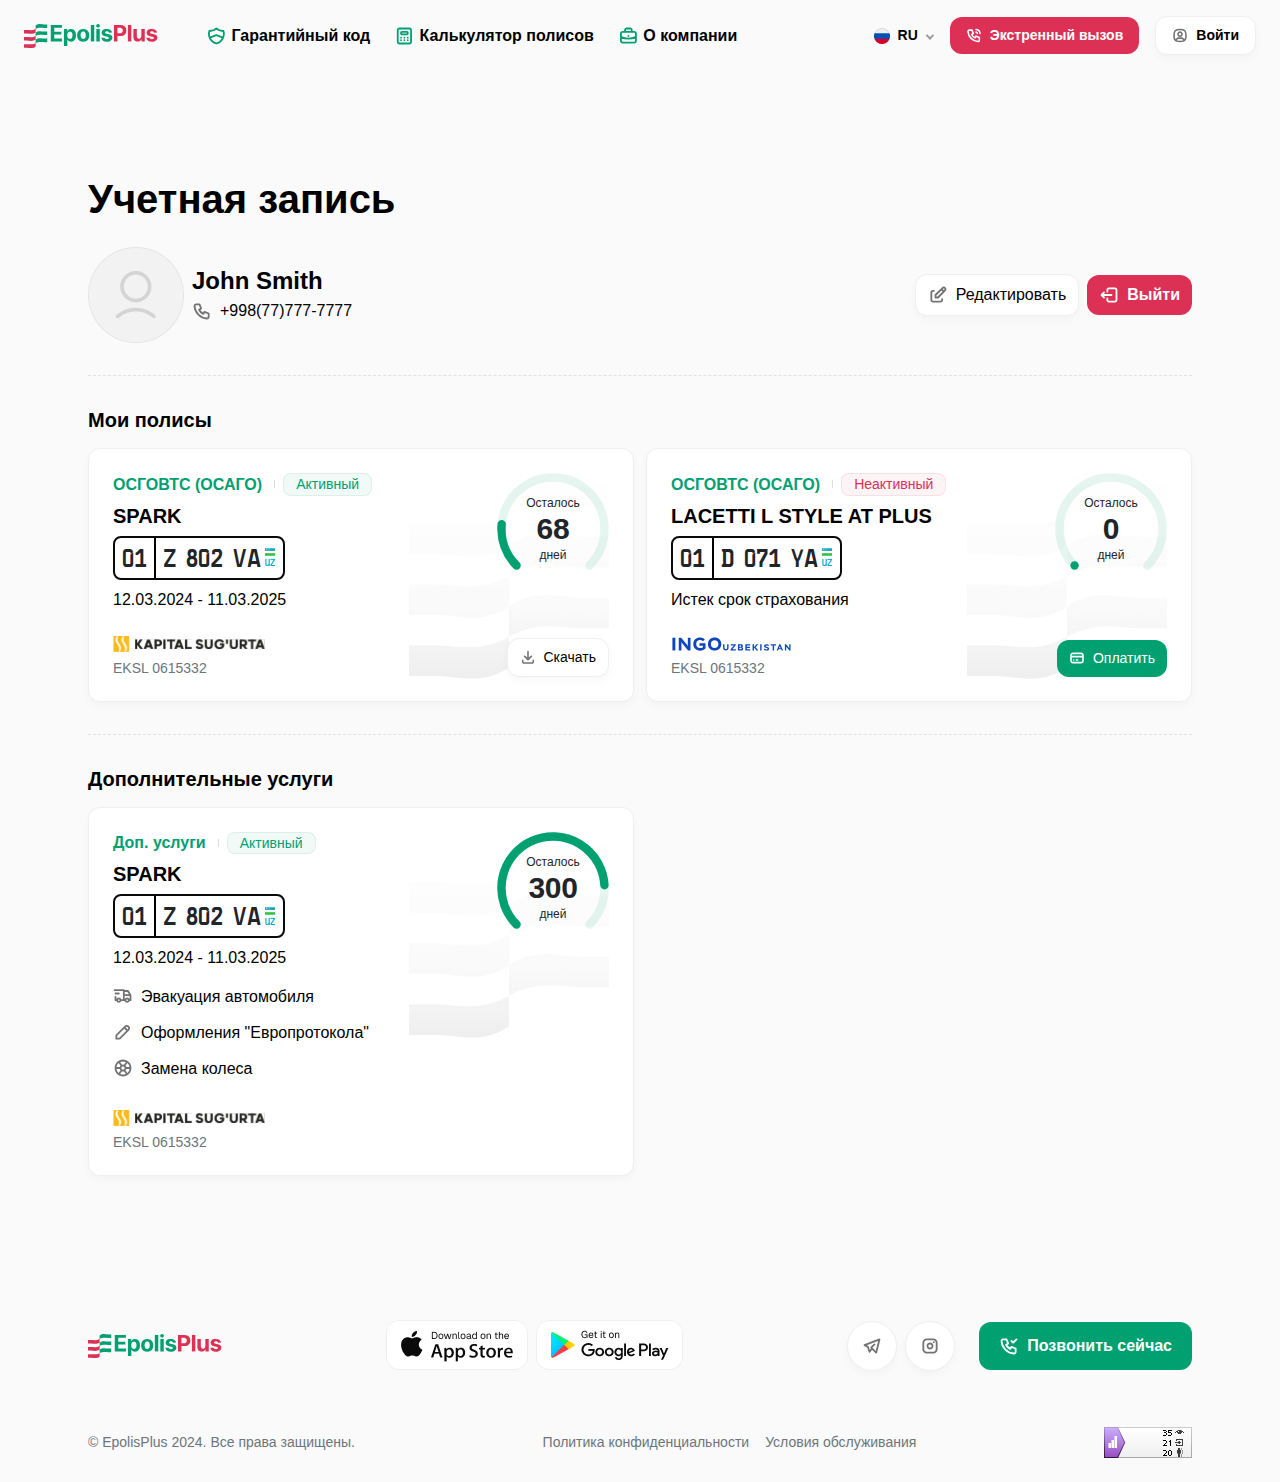
<file: pages/account.html>
<!DOCTYPE html>
<html lang="en">

<head>
    <meta charset="UTF-8">
    <meta http-equiv="X-UA-Compatible" content="IE=edge">
    <meta name="viewport" content="width=device-width, initial-scale=1.0">
    <!--================ DESCRIPTION | Omonjon ================-->
    <meta name="description" content="EpolisPlus, Страховой компании в Узбекистан">

    <!--================ FAVICON | Omonjon ================-->
    <link rel="shortcut icon" href="../assets/images/svg/favicon.svg" type="image/x-icon">

    <!--============== BOX ICONS CSS 2.1.4v | Omonjon ==============-->
    <link rel="stylesheet" href="../assets/styles/boxicons.min.css">

    <!--============== SWIPER CSS 8.1.1v | Omonjon ==============-->
    <link rel="stylesheet" href="../assets/styles/swiper-bundle.min.css">

    <!--================ BOOTSTRAP CSS 5.3v | Omonjon ===============-->
    <link rel="stylesheet" href="../assets/styles/bootstrap.min.css">

    <!--================ STYLE CSS | Omonjon ================-->
    <link rel="stylesheet" href="../assets/styles/main.css?v=1.6">
    <link rel="stylesheet" href="../assets/styles/breakpoints.css?v=0.5">
    <link rel="stylesheet" href="../assets/styles/account.css?v=0.2">

    <title>Учетная запись</title>
</head>
<body>

<!--================ EDIT PROFILE MODAL | Omonjon ================-->
<div class="modal fade" id="exampleModal" tabindex="-1" aria-labelledby="exampleModalLabel" aria-hidden="true">
    <div class="modal-dialog modal-dialog-centered mx-auto px-2">
        <div class="modal-content p-4">
            <div class="modal-header justify-content-start border-0 p-0 mb-4">
                <div class="profile-img rounded-circle me-3">
                    <img src="../assets/images/ava.png" width="100%" height="100%" alt="">
                </div>
                <button class="btn btn-white primary-radius d-flex column-gap-2 fs-8 align-items-center justify-content-center py-2">
                    <img src="../assets/images/svg/upload-img.svg" alt="">Загрузить фото
                </button>
            </div>
            <div class="modal-body p-0">
                <form class="d-flex flex-column row-gap-3" method="POST" action="">
                    <div class="d-flex flex-column">
                        <label for="exampleInputEmail1" class="form-label fs-8 text-light-emphasis">Имя
                            <span class="text-secondary ms-1">*</span></label>
                        <input required="" type="text" autocomplete="off" class="form-control text-black"
                               id="exampleInputEmail1" placeholder="Имя..." aria-describedby="emailHelp">
                    </div>
                    <div class="d-flex flex-column">
                        <label for="exampleInputEmail2" class="form-label fs-8 text-light-emphasis">Фамилия
                            <span class="text-secondary ms-1">*</span></label>
                        <input required="" type="text" autocomplete="off" class="form-control text-black"
                               id="exampleInputEmail2" placeholder="Фамилия..." aria-describedby="emailHelp">
                    </div>
                    <button type="submit" class="btn btn-primary fw-semibold py-2center primary-radius w-100 mb-4">
                        Cохранить
                    </button>
                </form>
            </div>
            <div class="modal-footer border-top-dashed px-0 pb-0 pt-4">
                <button type="button"
                        class="btn btn-secondary d-flex align-items-center fw-semibold py-2 justify-content-center column-gap-2 primary-radius w-100 m-0"
                        data-bs-dismiss="modal"><img
                        src="../assets/images/svg/logout.svg" alt=""> Выйти
                </button>
            </div>
        </div>
    </div>
</div>

<!--================ MENUS MODAL | Omonjon ================-->
<div class="offcanvas offcanvas-top m-2 primary-radius" style="" tabindex="-1" id="offcanvasTop"
     aria-labelledby="offcanvasTopLabel">
    <div class="offcanvas-header">
        <h5 class="offcanvas-title" id="offcanvasTopLabel"><img src="../assets/images/svg/site-logo.svg" alt=""></h5>
        <button type="button"
                class="rounded-circle-mb primary-shadow border-0 d-flex align-items-center bg-white justify-content-center"
                data-bs-dismiss="offcanvas" aria-label="Close"><img src="../assets/images/svg/x.svg" alt=""></button>
    </div>
    <div class="offcanvas-body overflow-y-visible pt-0">
        <ul class="d-flex flex-column align-items-center border-top-dashed pt-3 row-gap-3 mb-3 mb-sm-0">
            <li>
                <a class="fw-semibold text-black"
                   aria-current="page" href="#">
                    <img src="../assets/images/svg/shield.svg" alt="">
                    Гарантийный код
                </a>
            </li>
            <li>
                <a class="fw-semibold text-black"
                   aria-current="page" href="#">
                    <img src="../assets/images/svg/calculator.svg" alt="">
                    Калькулятор полисов
                </a>
            </li>
            <li>
                <a class="fw-regular text-black"
                   aria-current="page" href="#">
                    О нас
                </a>
            </li>
            <li>
                <a class="fw-regular text-black"
                   aria-current="page" href="#">
                    Как стать партнером
                </a>
            </li>
        </ul>
        <div class="d-sm-none d-flex align-items-center flex-column border-top-dashed pt-3">
            <div class="nav-item-top d-none dropdown">
                <!-- Language -->

                <a class="nav-link-sm d-flex align-items-center fw-semibold text-black column-gap-2 dropdown-toggle dropdown-arrow dropdown-toggle-not pe-3"
                   href="#" id="navbarDropdownLang" role="button" data-bs-toggle="dropdown"
                   aria-expanded="false">
                    <img src="../assets/images/ru-flag.png" alt=""> RU
                </a>
                <ul class="dropdown-menu dropdown-transition rounded-3 p-2" aria-labelledby="navbarDropdownLang"
                    style="min-width: auto">
                    <li>
                        <a class="ru d-flex align-items-center column-gap-2 px-1 rounded-3 dropdown-item dropdown-item-language"
                           href="#"><img src="../assets/images/en-flag.png" alt="">EN</a>
                    </li>
                    <li>
                        <a class="en d-flex align-items-center column-gap-2 px-1 rounded-3 dropdown-item dropdown-item-language"
                           href="#"><img src="../assets/images/uz-flag.png" alt="">UZ</a>
                    </li>
                </ul>
                <!-- End Language -->
            </div>
            <a href="./signIn.html"
               class="btn btn-white primary-radius mt-2 py-2 px-2 d-flex justify-content-center column-gap-2 w-100">
                <img src="../assets/images/svg/user.svg" alt="" class="">
                <span class="text-black fs-8 fw-regular">Войти</span>
            </a>
        </div>
    </div>
</div>

<!--==================== HEADER | Omonjon ====================-->
<header class="header">
    <nav class="py-3" id="myHeader">
        <div class="d-flex align-items-center justify-content-between px-4">
            <a class="d-flex align-items-center column-gap-2 me-lg-3 me-xl-4 me-xxl-5 me-0" href="../index.html"><img
                    alt="LOGO"
                    src="../assets/images/svg/site-logo.svg"></a>
            <ul class="d-lg-flex d-none align-items-center column-gap-4 ms-0 ms-xl-4">
                <li class="nav-item">
                    <a class="fw-semibold text-black transition hover-link"
                       aria-current="page" href="#">
                        <img src="../assets/images/svg/shield.svg" alt="">
                        Гарантийный код
                    </a>
                </li>
                <li class="nav-item">
                    <a class="fw-semibold text-black transition hover-link"
                       aria-current="page" href="#">
                        <img src="../assets/images/svg/calculator.svg" alt="">
                        Калькулятор полисов
                    </a>
                </li>
                <li class="nav-item">
                    <a class="fw-semibold text-black transition hover-link"
                       aria-current="page" href="#">
                        <img src="../assets/images/svg/briefcase.svg" alt="">
                        О компании
                    </a>
                </li>
            </ul>
            <div class="d-flex align-items-center column-gap-sm-3 column-gap-2 ms-auto">
                <div class="nav-item-top dropdown">
                    <!-- Language -->

                    <a class="nav-link-sm d-flex align-items-center fs-8 fw-semibold text-black column-gap-2 dropdown-toggle dropdown-arrow dropdown-toggle-not pe-3"
                       href="#" id="navbarDropdownLangTwo" role="button" data-bs-toggle="dropdown"
                       aria-expanded="false">
                        <img src="../assets/images/ru-flag.png" alt=""> RU
                    </a>
                    <ul class="dropdown-menu dropdown-transition rounded-3 p-2" aria-labelledby="navbarDropdownLang"
                        style="min-width: auto">
                        <li>
                            <a class="ru fs-8 fw-semibold d-flex align-items-center transition column-gap-2 px-1 rounded-3 dropdown-item dropdown-item-language"
                               href="#"><img src="../assets/images/en-flag.png" alt="">EN</a>
                        </li>
                        <li>
                            <a class="en fs-8 fw-semibold d-flex align-items-center transition column-gap-2 px-1 rounded-3 dropdown-item dropdown-item-language"
                               href="#"><img src="../assets/images/uz-flag.png" alt="">UZ</a>
                        </li>
                    </ul>
                    <!-- End Language -->
                </div>
                <a href="../emergency.html"
                   class="btn transition btn-secondary transition primary-radius d-flex rounded-circle-mb column-gap-2 py-2 px-3">
                    <img src="../assets/images/svg/phone.svg" alt="" class="">
                    <span class="d-none d-xl-block text-white fs-8 fw-bold">Экстренный вызов</span>
                </a>
                <a href="./signIn.html"
                   class="d-none d-sm-flex column-gap-2 rounded-circle-mb btn btn-white transition primary-radius py-2 px-3">
                    <img src="../assets/images/svg/user.svg" alt="" class="">
                    <span class="d-none d-xl-block text-black fs-8 fw-semibold">Войти</span>
                </a>
            </div>
            <button type="button"
                    class="outline-none border-none bg-white primary-shadow rounded-circle-mb d-lg-none d-flex align-items-center justify-content-center py-2 px-3 ms-3"
                    data-bs-toggle="offcanvas" data-bs-target="#offcanvasTop" aria-controls="offcanvasTop">
                <img src="../assets/images/svg/menu-burger.svg" style="width: 16px;" alt="">
            </button>
        </div>
    </nav>
</header>

<main>
    <section class="account-header mt-5 pt-lg-5">
        <div class="container pt-2">
            <h5 class="fs-1 fw-semibold text-black mb-4">Учетная запись</h5>
            <div class="d-flex flex-column flex-md-row align-items-center justify-content-md-between pb-4 border-bottom-dashed">
                <div class="d-flex align-items-center column-gap-2 mb-md-2 mb-3">
                    <div class="profile-img rounded-circle">
                        <img src="../assets/images/ava.png" width="100%" height="100%" alt="">
                    </div>
                    <div class="d-flex flex-column align-items-start row-gap-1">
                        <h4 class="fs-4 fw-semibold text-black">John Smith</h4>
                        <div class="fs-7 text-black d-flex align-items-center column-gap-2"><img
                                src="../assets/images/svg/phone-light.svg" alt="">+998(77)777-7777</div>
                    </div>
                </div>
                <div class="d-flex align-items-center column-gap-2 mb-2">
                    <button type="button" data-bs-toggle="modal" data-bs-target="#exampleModal"
                            class="btn btn-white d-flex align-items-center primary-radius fs-7 column-gap-2 py-2">
                        <img src="../assets/images/svg/edit.svg" alt="">Редактировать
                    </button>
                    <button class="btn btn-secondary d-flex align-items-center column-gap-2 py-2 primary-radius fw-semibold"
                            type="button">
                        <img src="../assets/images/svg/logout.svg" alt="">Выйти
                    </button>
                </div>
            </div>
        </div>
    </section>
    <section class="account-policy pt-4 mb-lg-5 pb-5">
        <div class="container mt-2">
            <h6 class="text-black fw-semibold fs-5 mb-3">Мои полисы</h6>
            <div class="border-bottom-dashed pb-2">
                <div class="row row-gap-3 mb-4">
                    <div class="col-lg-6">
                        <div class="bg-white primary-radius primary-border primary-shadow position-relative p-4">
                            <div class="position-absolute d-flex align-items-start justify-content-end progress-bar-box pt-4 pe-4 z-2">
                                <div class="progress-arc">
                                    <svg class="progress-arc__svg" width="112" height="112" viewBox="0 0 200 200">
                                        <defs>
                                            <linearGradient id="gradient" x1="0%" y1="0%" x2="100%" y2="0%">
                                                <stop offset="0%" stop-color="#00a86b"/>
                                                <stop offset="100%" stop-color="#00df8e"/>
                                            </linearGradient>
                                        </defs>
                                        <path class="progress-arc__background" fill="none" stroke="#00A0701A"
                                              stroke-width="15" stroke-linecap="round"/>
                                        <path class="progress-arc__progress" fill="none" stroke="#00A070"
                                              stroke-linecap="round" stroke-width="15"/>
                                    </svg>
                                    <div class="progress-arc__text">
                                        <div class="progress-arc__label">Осталось</div>
                                        <div class="progress-arc__value">68</div>
                                        <div class="progress-arc__label">дней</div>
                                    </div>
                                </div>
                            </div>
                            <img src="../assets/images/shape-logo.png"
                                 class="position-absolute top-0 end-0 z-1 pt-4 pe-4" alt="">
                            <div class="d-flex flex-column align-items-start position-relative z-2 row-gap-2 mb-4">
                                <div class="d-flex align-items-center">
                                    <h5 class="text-primary fs-7 fw-semibold me-1">ОСГОВТС (ОСАГО)</h5>
                                    <img class="mx-2" src="../assets/images/svg/line-small.svg" alt="">
                                    <h6 class="active">Активный</h6>
                                </div>
                                <h5 class="fs-5 fw-semibold text-black">SPARK</h5>
                                <div class="car-num-font fs-5 car-num d-flex align-items-center w-max-content">
                                    <div class="car-num-region">01</div>
                                    <div class="car-num-full d-flex align-items-center">
                                        Z 802 VA <img class="ms-1" src="../assets/images/flag-car.png" alt="">
                                    </div>
                                </div>
                                <div class="text-black">12.03.2024 - 11.03.2025</div>
                            </div>
                            <div class="d-flex justify-content-between position-relative z-2">
                                <div class="d-flex align-items-start flex-column row-gap-2">
                                    <img src="../assets/images/svg/partner2.svg" alt="">
                                    <h6 class="text-light-emphasis fs-8">EKSL 0615332</h6>
                                </div>
                                <a href="#"
                                   class="btn btn-white d-flex fs-8 text-black align-items-center column-gap-2 primary-radius mt-auto py-2">
                                    <img src="../assets/images/svg/download.svg" alt="">
                                    Скачать
                                </a>
                            </div>
                        </div>
                    </div>
                    <div class="col-lg-6">
                        <div class="bg-white primary-radius primary-border primary-shadow position-relative p-4">
                            <div class="position-absolute d-flex align-items-start justify-content-end progress-bar-box pt-4 pe-4 z-2">
                                <div class="progress-arc">
                                    <svg class="progress-arc__svg" width="112" height="112" viewBox="0 0 200 200">
                                        <defs>
                                            <linearGradient id="gradient" x1="0%" y1="0%" x2="100%" y2="0%">
                                                <stop offset="0%" stop-color="#00a86b"/>
                                                <stop offset="100%" stop-color="#00df8e"/>
                                            </linearGradient>
                                        </defs>
                                        <path class="progress-arc__background" fill="none" stroke="#00A0701A"
                                              stroke-width="15" stroke-linecap="round"/>
                                        <path class="progress-arc__progress" fill="none" stroke="#00A070"
                                              stroke-linecap="round" stroke-width="15"/>
                                    </svg>
                                    <div class="progress-arc__text">
                                        <div class="progress-arc__label">Осталось</div>
                                        <div class="progress-arc__value">0</div>
                                        <div class="progress-arc__label">дней</div>
                                    </div>
                                </div>
                            </div>
                            <img src="../assets/images/shape-logo.png"
                                 class="position-absolute top-0 end-0 z-1 pt-4 pe-4" alt="">
                            <div class="d-flex flex-column align-items-start position-relative z-2 row-gap-2 mb-4">
                                <div class="d-flex align-items-center">
                                    <h5 class="text-primary fs-7 fw-semibold me-1">ОСГОВТС (ОСАГО)</h5>
                                    <img class="mx-2" src="../assets/images/svg/line-small.svg" alt="">
                                    <h6 class="inactive">Неактивный</h6>
                                </div>
                                <h5 class="fs-5 fw-semibold text-black">LACETTI L STYLE AT PLUS</h5>
                                <div class="car-num-font fs-5 car-num d-flex align-items-center w-max-content">
                                    <div class="car-num-region">01</div>
                                    <div class="car-num-full d-flex align-items-center">
                                        D 071 YA <img class="ms-1" src="../assets/images/flag-car.png" alt="">
                                    </div>
                                </div>
                                <div class="text-black">Истек срок страхования</div>
                            </div>
                            <div class="d-flex justify-content-between position-relative z-2">
                                <div class="d-flex align-items-start flex-column row-gap-2">
                                    <img src="../assets/images/svg/partner1.svg" alt="">
                                    <h6 class="text-light-emphasis fs-8">EKSL 0615332</h6>
                                </div>
                                <a href="#"
                                   class="btn btn-primary d-flex fs-8 text-white align-items-center column-gap-2 primary-radius mt-auto py-2">
                                    <img src="../assets/images/svg/pay.svg" alt="">
                                    Оплатить
                                </a>
                            </div>
                        </div>
                    </div>
                </div>
            </div>
            <div class="mt-4 pt-2">
                <h5 class="fw-semibold text-black fs-5 mb-3">Дополнительные услуги</h5>
                <div class="row row-gap-3">
                    <div class="col-lg-6">
                        <div class="bg-white primary-radius primary-border primary-shadow position-relative p-4">
                            <div class="position-absolute d-flex align-items-start justify-content-end progress-bar-other pt-4 pe-4 z-2">
                                <div class="progress-arc">
                                    <svg class="progress-arc__svg" width="112" height="112" viewBox="0 0 200 200">
                                        <defs>
                                            <linearGradient id="gradient" x1="0%" y1="0%" x2="100%" y2="0%">
                                                <stop offset="0%" stop-color="#00a86b"/>
                                                <stop offset="100%" stop-color="#00df8e"/>
                                            </linearGradient>
                                        </defs>
                                        <path class="progress-arc__background" fill="none" stroke="#00A0701A"
                                              stroke-width="15" stroke-linecap="round"/>
                                        <path class="progress-arc__progress" fill="none" stroke="#00A070"
                                              stroke-linecap="round" stroke-width="15"/>
                                    </svg>
                                    <div class="progress-arc__text">
                                        <div class="progress-arc__label">Осталось</div>
                                        <div class="progress-arc__value">300</div>
                                        <div class="progress-arc__label">дней</div>
                                    </div>
                                </div>
                            </div>
                            <img src="../assets/images/shape-logo.png"
                                 class="position-absolute top-0 end-0 z-1 pt-4 pe-4" alt="">
                            <div class="d-flex flex-column align-items-start position-relative z-2 row-gap-2 mb-3">
                                <div class="d-flex align-items-center">
                                    <h5 class="text-primary fs-7 fw-semibold me-1">Доп. услуги</h5>
                                    <img class="mx-2" src="../assets/images/svg/line-small.svg" alt="">
                                    <h6 class="active">Активный</h6>
                                </div>
                                <h5 class="fs-5 fw-semibold text-black">SPARK</h5>
                                <div class="car-num-font fs-5 car-num d-flex align-items-center w-max-content">
                                    <div class="car-num-region">01</div>
                                    <div class="car-num-full d-flex align-items-center">
                                        Z 802 VA <img class="ms-1" src="../assets/images/flag-car.png" alt="">
                                    </div>
                                </div>
                                <div class="text-black">12.03.2024 - 11.03.2025</div>
                            </div>
                            <div class="d-flex flex-column align-items-start position-relative z-2 row-gap-2 mb-4">
                                <h6 class="fs-7 text-black mb-2 d-flex align-items-center column-gap-2">
                                    <img src="../assets/images/svg/truck-delivery.svg" alt="">Эвакуация автомобиля
                                </h6>
                                <h6 class="fs-7 text-black mb-2 d-flex align-items-center column-gap-2">
                                    <img src="../assets/images/svg/pencil.svg" alt="">Оформления "Европротокола"
                                </h6>
                                <h6 class="fs-7 text-black mb-2 d-flex align-items-center column-gap-2">
                                    <img src="../assets/images/svg/wheel.svg" alt="">Замена колеса
                                </h6>
                            </div>
                            <div class="d-flex justify-content-between position-relative z-2">
                                <div class="d-flex align-items-start flex-column row-gap-2">
                                    <img src="../assets/images/svg/partner2.svg" alt="">
                                    <h6 class="text-light-emphasis fs-8">EKSL 0615332</h6>
                                </div>
                            </div>
                        </div>
                    </div>
                </div>
            </div>
        </div>
    </section>
</main>

<!--================ FOOTER | Omonjon ================-->
<footer class="footer pt-5 mt-md-4 pb-4 bg-transparent">
    <div class="container">
        <div class="d-flex align-items-center justify-content-between flex-wrap flex-column flex-sm-row row-gap-4">
            <a href="../index.html"><img src="../assets/images/svg/site-logo.svg" alt=""></a>
            <div class="d-flex column-gap-2">
                <a href="#"><img src="../assets/images/app-store.png" alt=""></a>
                <a href="#"><img src="../assets/images/google-play.png" alt=""></a>
            </div>
            <div class="d-flex align-items-center column-gap-3 column-gap-sm-0">
                <a class="social-btn rounded-circle d-flex align-items-center justify-content-center btn-white transition me-sm-2"
                   href="#"><img src="../assets/images/svg/telegram.svg" alt=""></a>
                <a class="social-btn rounded-circle d-flex align-items-center justify-content-center btn-white transition"
                   href="#"><img src="../assets/images/svg/instagram.svg" alt=""></a>
                <a class="d-flex align-items-center column-gap-2 btn btn-primary transition primary-radius btn-footer ms-sm-4"
                   href="tel:+998900000000"><img class="" src="../assets/images/svg/phone-check.svg" alt=""><span
                        class="d-none d-sm-block fs-7 fw-semibold">Позвонить сейчас</span></a>
            </div>
        </div>
        <div class="d-flex align-items-center justify-content-between flex-wrap flex-column flex-sm-row row-gap-4 mt-5 pt-lg-2">
            <div class="text-light-emphasis fs-8">© EpolisPlus 2024. Все права защищены.</div>
            <div class="d-flex align-items-center justify-content-center column-gap-3 row-gap-1 flex-wrap">
                <a href="#" class="text-light-emphasis fs-8">Политика конфиденциальности</a>
                <a href="#" class="text-light-emphasis fs-8">Условия обслуживания</a>
            </div>
            <img src="../assets/images/metrika.png" alt="">
        </div>
    </div>
</footer>

<!--================ SCROLL UP | Omonjon ================-->
<a href="#" class="scroll_up" id="scroll-up">
    <i class="bx bx-up-arrow-alt"></i>
</a>

<!--================ JQUERY JS 3.6.3v | Omonjon ================-->
<script src="../assets/script/jquery-3.6.3.js"></script>

<!--================ LOTTIE JS 7.7.7v | Omonjon ================-->
<script src="../assets/script/lottie-player.js"></script>

<!--================ SWIPER JS 8.1.1v | Omonjon ================-->
<script src="../assets/script/swiper-bundle.min.js"></script>

<!--================ BOOTSTRAP JS 5.3.1v | Omonjon ================-->
<script src="../assets/script/bootstrap.bundle.min.js"></script>

<!--================ MAIN JS | Omonjon ================-->
<script src="../assets/script/main.js?v=1.1"></script>
<script>
</script>
</body>
</html>
</file>
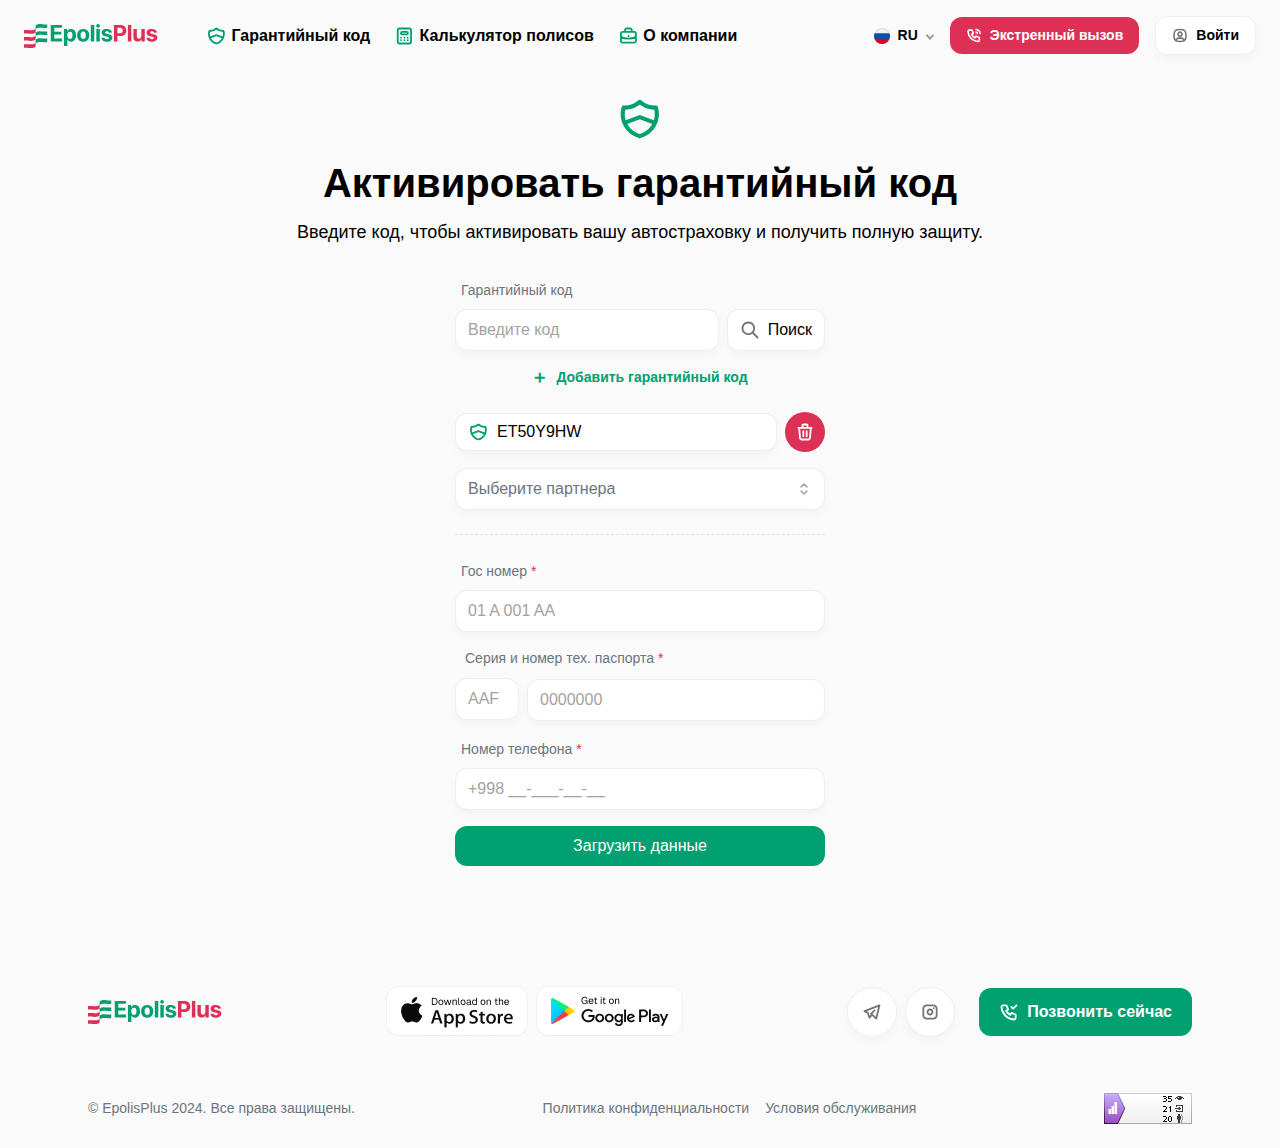
<file: pages/activateCode.html>
<!DOCTYPE html>
<html lang="en">

<head>
    <meta charset="UTF-8">
    <meta http-equiv="X-UA-Compatible" content="IE=edge">
    <meta name="viewport" content="width=device-width, initial-scale=1.0">
    <!--================ DESCRIPTION | Omonjon ================-->
    <meta name="description" content="EpolisPlus, Страховой компании в Узбекистан">

    <!--================ FAVICON | Omonjon ================-->
    <link rel="shortcut icon" href="../assets/images/svg/favicon.svg" type="image/x-icon">

    <!--============== BOX ICONS CSS 2.1.4v | Omonjon ==============-->
    <link rel="stylesheet" href="../assets/styles/boxicons.min.css">

    <!--============== SWIPER CSS 8.1.1v | Omonjon ==============-->
    <link rel="stylesheet" href="../assets/styles/swiper-bundle.min.css">

    <!--================ BOOTSTRAP CSS 5.3v | Omonjon ===============-->
    <link rel="stylesheet" href="../assets/styles/bootstrap.min.css">

    <!--================ STYLE CSS | Omonjon ================-->
    <link rel="stylesheet" href="../assets/styles/main.css?v=1.6">
    <link rel="stylesheet" href="../assets/styles/breakpoints.css?v=0.5">
    <link rel="stylesheet" href="../assets/styles/signIn.css?v=0.2">

    <title>Активировать гарантийный код</title>
</head>
<body>
<!--================ MENUS MODAL | Omonjon ================-->
<div class="offcanvas offcanvas-top m-2 primary-radius" style="" tabindex="-1" id="offcanvasTop"
     aria-labelledby="offcanvasTopLabel">
    <div class="offcanvas-header">
        <h5 class="offcanvas-title" id="offcanvasTopLabel"><img src="../assets/images/svg/site-logo.svg" alt=""></h5>
        <button type="button"
                class="rounded-circle-mb primary-shadow border-0 d-flex align-items-center bg-white justify-content-center"
                data-bs-dismiss="offcanvas" aria-label="Close"><img src="../assets/images/svg/x.svg" alt=""></button>
    </div>
    <div class="offcanvas-body overflow-y-visible pt-0">
        <ul class="d-flex flex-column align-items-center border-top-dashed pt-3 row-gap-3 mb-3 mb-sm-0">
            <li>
                <a class="fw-semibold text-black"
                   aria-current="page" href="#">
                    <img src="../assets/images/svg/shield.svg" alt="">
                    Гарантийный код
                </a>
            </li>
            <li>
                <a class="fw-semibold text-black"
                   aria-current="page" href="#">
                    <img src="../assets/images/svg/calculator.svg" alt="">
                    Калькулятор полисов
                </a>
            </li>
            <li>
                <a class="fw-regular text-black"
                   aria-current="page" href="#">
                    О нас
                </a>
            </li>
            <li>
                <a class="fw-regular text-black"
                   aria-current="page" href="#">
                    Как стать партнером
                </a>
            </li>
        </ul>
        <div class="d-sm-none d-flex align-items-center flex-column border-top-dashed pt-3">
            <div class="nav-item-top d-none dropdown">
                <!-- Language -->

                <a class="nav-link-sm d-flex align-items-center fw-semibold text-black column-gap-2 dropdown-toggle dropdown-arrow dropdown-toggle-not pe-3"
                   href="#" id="navbarDropdownLang" role="button" data-bs-toggle="dropdown"
                   aria-expanded="false">
                    <img src="../assets/images/ru-flag.png" alt=""> RU
                </a>
                <ul class="dropdown-menu dropdown-transition rounded-3 p-2" aria-labelledby="navbarDropdownLang"
                    style="min-width: auto">
                    <li>
                        <a class="ru d-flex align-items-center column-gap-2 px-1 rounded-3 dropdown-item dropdown-item-language"
                           href="#"><img src="../assets/images/en-flag.png" alt="">EN</a>
                    </li>
                    <li>
                        <a class="en d-flex align-items-center column-gap-2 px-1 rounded-3 dropdown-item dropdown-item-language"
                           href="#"><img src="../assets/images/uz-flag.png" alt="">UZ</a>
                    </li>
                </ul>
                <!-- End Language -->
            </div>
            <a href="./signIn.html"
               class="btn btn-white primary-radius mt-2 py-2 px-2 d-flex justify-content-center column-gap-2 w-100">
                <img src="../assets/images/svg/user.svg" alt="" class="">
                <span class="text-black fs-8 fw-regular">Войти</span>
            </a>
        </div>
    </div>
</div>

<!--==================== HEADER | Omonjon ====================-->
<header class="header">
    <nav class="py-3" id="myHeader">
        <div class="d-flex align-items-center justify-content-between px-4">
            <a class="d-flex align-items-center column-gap-2 me-lg-3 me-xl-4 me-xxl-5 me-0" href="../index.html"><img
                    alt="LOGO"
                    src="../assets/images/svg/site-logo.svg"></a>
            <ul class="d-lg-flex d-none align-items-center column-gap-4 ms-0 ms-xl-4">
                <li class="nav-item">
                    <a class="fw-semibold text-black transition hover-link"
                       aria-current="page" href="#">
                        <img src="../assets/images/svg/shield.svg" alt="">
                        Гарантийный код
                    </a>
                </li>
                <li class="nav-item">
                    <a class="fw-semibold text-black transition hover-link"
                       aria-current="page" href="#">
                        <img src="../assets/images/svg/calculator.svg" alt="">
                        Калькулятор полисов
                    </a>
                </li>
                <li class="nav-item">
                    <a class="fw-semibold text-black transition hover-link"
                       aria-current="page" href="#">
                        <img src="../assets/images/svg/briefcase.svg" alt="">
                        О компании
                    </a>
                </li>
            </ul>
            <div class="d-flex align-items-center column-gap-sm-3 column-gap-2 ms-auto">
                <div class="nav-item-top dropdown">
                    <!-- Language -->

                    <a class="nav-link-sm d-flex align-items-center fs-8 fw-semibold text-black column-gap-2 dropdown-toggle dropdown-arrow dropdown-toggle-not pe-3"
                       href="#" id="navbarDropdownLangTwo" role="button" data-bs-toggle="dropdown"
                       aria-expanded="false">
                        <img src="../assets/images/ru-flag.png" alt=""> RU
                    </a>
                    <ul class="dropdown-menu dropdown-transition rounded-3 p-2" aria-labelledby="navbarDropdownLang"
                        style="min-width: auto">
                        <li>
                            <a class="ru fs-8 fw-semibold d-flex align-items-center transition column-gap-2 px-1 rounded-3 dropdown-item dropdown-item-language"
                               href="#"><img src="../assets/images/en-flag.png" alt="">EN</a>
                        </li>
                        <li>
                            <a class="en fs-8 fw-semibold d-flex align-items-center transition column-gap-2 px-1 rounded-3 dropdown-item dropdown-item-language"
                               href="#"><img src="../assets/images/uz-flag.png" alt="">UZ</a>
                        </li>
                    </ul>
                    <!-- End Language -->
                </div>
                <a href="./emergency.html"
                   class="btn transition btn-secondary transition primary-radius d-flex rounded-circle-mb column-gap-2 py-2 px-3">
                    <img src="../assets/images/svg/phone.svg" alt="" class="">
                    <span class="d-none d-xl-block text-white fs-8 fw-bold">Экстренный вызов</span>
                </a>
                <a href="./signIn.html"
                   class="d-none d-sm-flex column-gap-2 rounded-circle-mb btn btn-white transition primary-radius py-2 px-3">
                    <img src="../assets/images/svg/user.svg" alt="" class="">
                    <span class="d-none d-xl-block text-black fs-8 fw-semibold">Войти</span>
                </a>
            </div>
            <button type="button"
                    class="outline-none border-none bg-white primary-shadow rounded-circle-mb d-lg-none d-flex align-items-center justify-content-center py-2 px-3 ms-3"
                    data-bs-toggle="offcanvas" data-bs-target="#offcanvasTop" aria-controls="offcanvasTop">
                <img src="../assets/images/svg/menu-burger.svg" style="width: 16px;" alt="">
            </button>
        </div>
    </nav>
</header>

<main>
    <section class="signIn-section px-3 px-sm-0 py-4">
        <div class="d-flex flex-column align-items-center">
            <img src="../assets/images/svg/shield.svg" width="48" height="48" alt="">
            <h5 class="text-black text-center  fs-1 fw-semibold mt-3 mb-2">Активировать гарантийный код</h5>
            <div class="fs-6 text-black mt-1 mb-4 text-center">Введите код, чтобы активировать вашу автостраховку и
                получить полную защиту.
            </div>
            <form action="" method="post" class="container-small d-flex flex-column mt-2">
                <div class="d-flex align-items-center column-gap-2">
                    <div class="form-group w-100">
                        <label for="code1" class="form-label fs-8 text-light-emphasis">Гарантийный код</label>
                        <input type="text" required class="form-control" placeholder="Введите код" id="code1"
                               aria-describedby="emailHelp">
                    </div>
                    <div class="h-72px d-flex align-items-end">
                        <button class="btn btn-white d-flex align-items-center primary-radius transition py-2" type="submit"><img
                                src="../assets/images/svg/search.svg" class="me-2" alt="">Поиск
                        </button>
                    </div>
                </div>
                <button type="button"
                        class="fs-8 fw-semibold bg-transparent text-primary column-gap-2 d-flex align-items-center justify-content-center mt-3 mb-2">
                    <i class='bx bx-plus fs-7 fw-bold'></i>Добавить гарантийный код
                </button>
            </form>
            <form action="" method="post" class="container-small d-flex flex-column mt-3">
                <div class="d-flex align-items-center column-gap-2 mb-3">
                    <div class="form-control d-flex align-items-center column-gap-2 w-100">
                        <img src="../assets/images/svg/shield.svg" alt="">
                        <h6 class="fs-7 text-black">ET50Y9HW</h6>
                    </div>
                    <div class="">
                        <button type="button" class="d-flex align-items-center justify-content-center btn-refresh bg-secondary rounded-circle"><img src="../assets/images/svg/trash-white.svg" alt=""></button>
                    </div>
                </div>
                <div class="border-bottom-dashed pb-4">
                    <label for="selectPartner1"
                           class="d-none">Количество водителей <span
                            class="text-secondary ms-1">*</span></label>
                    <select class="form-select text-light-emphasis" id="selectPartner1"
                            aria-label="Default select example" required>
                        <option selected value="">Выберите партнера</option>
                        <option value="1">One</option>
                        <option value="2">Two</option>
                        <option value="3">Three</option>
                    </select>
                </div>
                <div class="form-group mb-3 mt-4">
                    <label for="car-num" class="form-label fs-8 text-light-emphasis">Гос номер<span
                            class="text-secondary ms-1">*</span></label>
                    <input type="password" required class="form-control" placeholder="01 A 001 AA" id="car-num"
                           aria-describedby="emailHelp">
                </div>
                <div class="form-group d-flex column-gap-2 mb-3">
                    <div class="tech-pas">
                        <label for="tecPas-num"
                               class="form-label fs-8 text-light-emphasis ">Серия и номер тех. паспорта<span
                                class="text-secondary ms-1">*</span></label>
                        <input required type="text" autocomplete="off" class="form-control text-black"
                               placeholder="AAF" id="tecPas-num">
                    </div>
                    <div class="w-100">
                        <label for="exampleInputPassword7"
                               class="form-label fs-8 text-light-emphasis invisible">x<span
                                class="text-secondary ms-1">*</span></label>
                        <input required type="text" autocomplete="off" class="form-control text-black"
                               placeholder="0000000" id="exampleInputPassword7">
                    </div>
                </div>
                <div class="form-group mb-3">
                    <label for="exampleInputPassword3"
                           class="form-label fs-8 text-light-emphasis ">Номер телефона<span
                            class="text-secondary ms-1">*</span></label>
                    <input required type="text" autocomplete="off" class="form-control text-black"
                           placeholder="+998 __-___-__-__" id="exampleInputPassword3">
                </div>
                <button type="submit" class="btn btn-primary primary-radius mb-4 py-2">Загрузить данные</button>
            </form>
        </div>
    </section>
</main>

<!--================ FOOTER | Omonjon ================-->
<footer class="footer pt-5 mt-md-4 pb-4 bg-transparent">
    <div class="container">
        <div class="d-flex align-items-center justify-content-between flex-wrap flex-column flex-sm-row row-gap-4">
            <a href="../index.html"><img src="../assets/images/svg/site-logo.svg" alt=""></a>
            <div class="d-flex column-gap-2">
                <a href="#"><img src="../assets/images/app-store.png" alt=""></a>
                <a href="#"><img src="../assets/images/google-play.png" alt=""></a>
            </div>
            <div class="d-flex align-items-center column-gap-3 column-gap-sm-0">
                <a class="social-btn rounded-circle d-flex align-items-center justify-content-center btn-white transition me-sm-2"
                   href="#"><img src="../assets/images/svg/telegram.svg" alt=""></a>
                <a class="social-btn rounded-circle d-flex align-items-center justify-content-center btn-white transition"
                   href="#"><img src="../assets/images/svg/instagram.svg" alt=""></a>
                <a class="d-flex align-items-center column-gap-2 btn btn-primary transition primary-radius btn-footer ms-sm-4"
                   href="tel:+998900000000"><img class="" src="../assets/images/svg/phone-check.svg" alt=""><span
                        class="d-none d-sm-block fs-7 fw-semibold">Позвонить сейчас</span></a>
            </div>
        </div>
        <div class="d-flex align-items-center justify-content-between flex-wrap flex-column flex-sm-row row-gap-4 mt-5 pt-lg-2">
            <div class="text-light-emphasis fs-8">© EpolisPlus 2024. Все права защищены.</div>
            <div class="d-flex align-items-center justify-content-center column-gap-3 row-gap-1 flex-wrap">
                <a href="#" class="text-light-emphasis fs-8">Политика конфиденциальности</a>
                <a href="#" class="text-light-emphasis fs-8">Условия обслуживания</a>
            </div>
            <img src="../assets/images/metrika.png" alt="">
        </div>
    </div>
</footer>

<!--================ SCROLL UP | Omonjon ================-->
<a href="#" class="scroll_up" id="scroll-up">
    <i class="bx bx-up-arrow-alt"></i>
</a>

<!--================ JQUERY JS 3.6.3v | Omonjon ================-->
<script src="../assets/script/jquery-3.6.3.js"></script>

<!--================ LOTTIE JS 7.7.7v | Omonjon ================-->
<script src="../assets/script/lottie-player.js"></script>

<!--================ SWIPER JS 8.1.1v | Omonjon ================-->
<script src="../assets/script/swiper-bundle.min.js"></script>

<!--================ BOOTSTRAP JS 5.3.1v | Omonjon ================-->
<script src="../assets/script/bootstrap.bundle.min.js"></script>

<!--================ MAIN JS | Omonjon ================-->
<script src="../assets/script/main.js?v=1.1"></script>
</body>
</html>
</file>
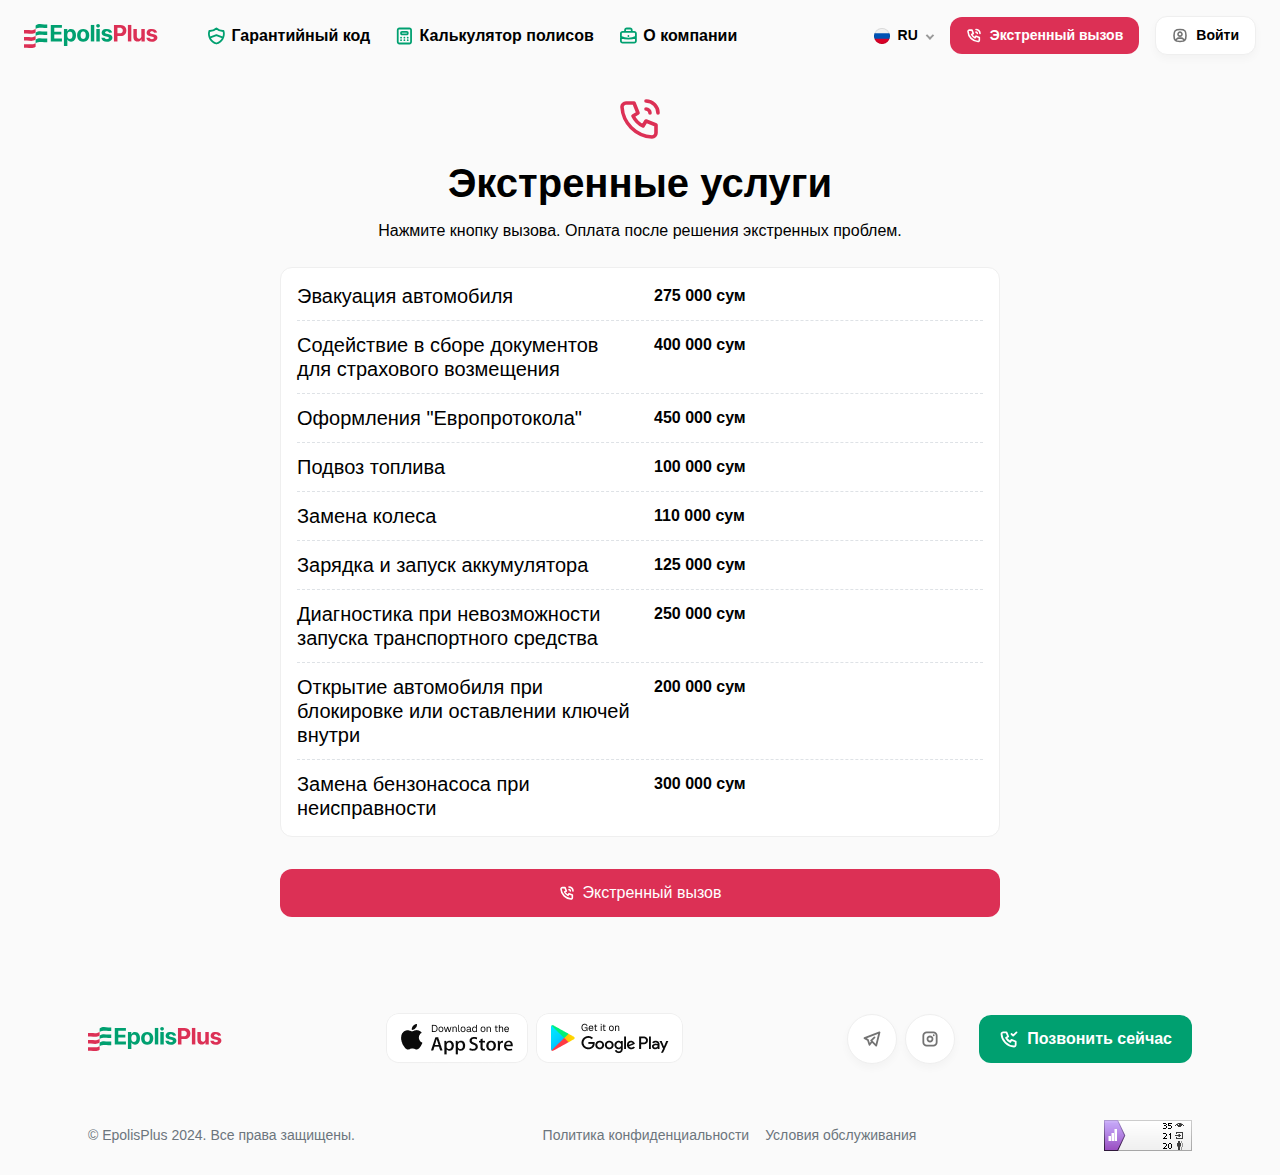
<file: pages/emergency.html>
<!DOCTYPE html>
<html lang="en">

<head>
    <meta charset="UTF-8">
    <meta http-equiv="X-UA-Compatible" content="IE=edge">
    <meta name="viewport" content="width=device-width, initial-scale=1.0">
    <!--================ DESCRIPTION | Omonjon ================-->
    <meta name="description" content="EpolisPlus, Страховой компании в Узбекистан">

    <!--================ FAVICON | Omonjon ================-->
    <link rel="shortcut icon" href="../assets/images/svg/favicon.svg" type="image/x-icon">

    <!--============== BOX ICONS CSS 2.1.4v | Omonjon ==============-->
    <link rel="stylesheet" href="../assets/styles/boxicons.min.css">

    <!--============== SWIPER CSS 8.1.1v | Omonjon ==============-->
    <link rel="stylesheet" href="../assets/styles/swiper-bundle.min.css">

    <!--================ BOOTSTRAP CSS 5.3v | Omonjon ===============-->
    <link rel="stylesheet" href="../assets/styles/bootstrap.min.css">

    <!--================ STYLE CSS | Omonjon ================-->
    <link rel="stylesheet" href="../assets/styles/main.css?v=1.5">
    <link rel="stylesheet" href="../assets/styles/breakpoints.css?v=0.5">

    <title>Экстренные услуги</title>
</head>
<body>
<!--================ MENUS MODAL | Omonjon ================-->
<div class="offcanvas offcanvas-top m-2 primary-radius" style="" tabindex="-1" id="offcanvasTop"
     aria-labelledby="offcanvasTopLabel">
    <div class="offcanvas-header">
        <h5 class="offcanvas-title" id="offcanvasTopLabel"><img src="../assets/images/svg/site-logo.svg" alt=""></h5>
        <button type="button"
                class="rounded-circle-mb primary-shadow border-0 d-flex align-items-center bg-white justify-content-center"
                data-bs-dismiss="offcanvas" aria-label="Close"><img src="../assets/images/svg/x.svg" alt=""></button>
    </div>
    <div class="offcanvas-body overflow-y-visible pt-0">
        <ul class="d-flex flex-column align-items-center border-top-dashed pt-3 row-gap-3 mb-3 mb-sm-0">
            <li>
                <a class="fw-semibold text-black"
                   aria-current="page" href="#">
                    <img src="../assets/images/svg/shield.svg" alt="">
                    Гарантийный код
                </a>
            </li>
            <li>
                <a class="fw-semibold text-black"
                   aria-current="page" href="#">
                    <img src="../assets/images/svg/calculator.svg" alt="">
                    Калькулятор полисов
                </a>
            </li>
            <li>
                <a class="fw-regular text-black"
                   aria-current="page" href="#">
                    О нас
                </a>
            </li>
            <li>
                <a class="fw-regular text-black"
                   aria-current="page" href="#">
                    Как стать партнером
                </a>
            </li>
        </ul>
        <div class="d-sm-none d-flex align-items-center flex-column border-top-dashed pt-3">
            <div class="nav-item-top d-none dropdown">
                <!-- Language -->

                <a class="nav-link-sm d-flex align-items-center fw-semibold text-black column-gap-2 dropdown-toggle dropdown-arrow dropdown-toggle-not pe-3"
                   href="#" id="navbarDropdownLang" role="button" data-bs-toggle="dropdown"
                   aria-expanded="false">
                    <img src="../assets/images/ru-flag.png" alt=""> RU
                </a>
                <ul class="dropdown-menu dropdown-transition rounded-3 p-2" aria-labelledby="navbarDropdownLang"
                    style="min-width: auto">
                    <li>
                        <a class="ru d-flex align-items-center column-gap-2 px-1 rounded-3 dropdown-item dropdown-item-language"
                           href="#"><img src="../assets/images/en-flag.png" alt="">EN</a>
                    </li>
                    <li>
                        <a class="en d-flex align-items-center column-gap-2 px-1 rounded-3 dropdown-item dropdown-item-language"
                           href="#"><img src="../assets/images/uz-flag.png" alt="">UZ</a>
                    </li>
                </ul>
                <!-- End Language -->
            </div>
            <a href="./signIn.html"
               class="btn btn-white primary-radius mt-2 py-2 px-2 d-flex justify-content-center column-gap-2 w-100">
                <img src="../assets/images/svg/user.svg" alt="" class="">
                <span class="text-black fs-8 fw-regular">Войти</span>
            </a>
        </div>
    </div>
</div>

<!--==================== HEADER | Omonjon ====================-->
<header class="header">
    <nav class="py-3" id="myHeader">
        <div class="d-flex align-items-center justify-content-between px-4">
            <a class="d-flex align-items-center column-gap-2 me-lg-3 me-xl-4 me-xxl-5 me-0" href="../index.html"><img
                    alt="LOGO"
                    src="../assets/images/svg/site-logo.svg"></a>
            <ul class="d-lg-flex d-none align-items-center column-gap-4 ms-0 ms-xl-4">
                <li class="nav-item">
                    <a class="fw-semibold text-black transition hover-link"
                       aria-current="page" href="#">
                        <img src="../assets/images/svg/shield.svg" alt="">
                        Гарантийный код
                    </a>
                </li>
                <li class="nav-item">
                    <a class="fw-semibold text-black transition hover-link"
                       aria-current="page" href="#">
                        <img src="../assets/images/svg/calculator.svg" alt="">
                        Калькулятор полисов
                    </a>
                </li>
                <li class="nav-item">
                    <a class="fw-semibold text-black transition hover-link"
                       aria-current="page" href="#">
                        <img src="../assets/images/svg/briefcase.svg" alt="">
                        О компании
                    </a>
                </li>
            </ul>
            <div class="d-flex align-items-center column-gap-sm-3 column-gap-2 ms-auto">
                <div class="nav-item-top dropdown">
                    <!-- Language -->

                    <a class="nav-link-sm d-flex align-items-center fs-8 fw-semibold text-black column-gap-2 dropdown-toggle dropdown-arrow dropdown-toggle-not pe-3"
                       href="#" id="navbarDropdownLangTwo" role="button" data-bs-toggle="dropdown"
                       aria-expanded="false">
                        <img src="../assets/images/ru-flag.png" alt=""> RU
                    </a>
                    <ul class="dropdown-menu dropdown-transition rounded-3 p-2" aria-labelledby="navbarDropdownLang"
                        style="min-width: auto">
                        <li>
                            <a class="ru fs-8 fw-semibold d-flex align-items-center transition column-gap-2 px-1 rounded-3 dropdown-item dropdown-item-language"
                               href="#"><img src="../assets/images/en-flag.png" alt="">EN</a>
                        </li>
                        <li>
                            <a class="en fs-8 fw-semibold d-flex align-items-center transition column-gap-2 px-1 rounded-3 dropdown-item dropdown-item-language"
                               href="#"><img src="../assets/images/uz-flag.png" alt="">UZ</a>
                        </li>
                    </ul>
                    <!-- End Language -->
                </div>
                <a href="#"
                   class="btn transition btn-secondary transition primary-radius d-flex rounded-circle-mb column-gap-2 py-2 px-3">
                    <img src="../assets/images/svg/phone.svg" alt="" class="">
                    <span class="d-none d-xl-block text-white fs-8 fw-bold">Экстренный вызов</span>
                </a>
                <a href="./signIn.html"
                   class="d-none d-sm-flex column-gap-2 rounded-circle-mb btn btn-white transition primary-radius py-2 px-3">
                    <img src="../assets/images/svg/user.svg" alt="" class="">
                    <span class="d-none d-xl-block text-black fs-8 fw-semibold">Войти</span>
                </a>
            </div>
            <button type="button"
                    class="outline-none border-none bg-white primary-shadow rounded-circle-mb d-lg-none d-flex align-items-center justify-content-center py-2 px-3 ms-3"
                    data-bs-toggle="offcanvas" data-bs-target="#offcanvasTop" aria-controls="offcanvasTop">
                <img src="../assets/images/svg/menu-burger.svg" style="width: 16px;" alt="">
            </button>
        </div>
    </nav>
</header>

<main>
    <section class="emergency-section py-4 px-3">
        <div class="container-mini d-flex align-items-center flex-column">
            <img src="../assets/images/svg/phone-red.svg" alt="">
            <h5 class="fw-semibold text-black fs-1 mt-3 mb-2">Экстренные услуги</h5>
            <div class="fs-7 text-black text-center mt-1 mb-4">Нажмите кнопку вызова. Оплата после решения экстренных
                проблем.
            </div>
            <div class="d-flex flex-column align-items-start bg-white primary-radius primary-border px-3 py-1 mb-2">
                <div class="col-12 py-1 border-bottom-dashed">
                    <div class="row py-2 px-0">
                        <div class="col-sm-6 col-7">
                            <h5 class="text-black">Эвакуация автомобиля</h5>
                        </div>
                        <div class="col-sm-6 col-5">
                            <div class="fw-semibold text-black ms-lg-2 d-flex justify-content-end justify-content-md-start">275 000 сум</div>
                        </div>
                    </div>
                </div>
                <div class="col-12 py-1 border-bottom-dashed">
                    <div class="row py-2 px-0">
                        <div class="col-sm-6 col-7">
                            <h5 class="text-black">Содействие в сборе документов для страхового возмещения</h5>
                        </div>
                        <div class="col-sm-6 col-5">
                            <div class="fw-semibold text-black ms-lg-2 d-flex justify-content-end justify-content-md-start">400 000 сум</div>
                        </div>
                    </div>
                </div>
                <div class="col-12 py-1 border-bottom-dashed">
                    <div class="row py-2 px-0">
                        <div class="col-sm-6 col-7">
                            <h5 class="text-black">Оформления "Европротокола"</h5>
                        </div>
                        <div class="col-sm-6 col-5">
                            <div class="fw-semibold text-black ms-lg-2 d-flex justify-content-end justify-content-md-start">450 000 сум</div>
                        </div>
                    </div>
                </div>
                <div class="col-12 py-1 border-bottom-dashed">
                    <div class="row py-2 px-0">
                        <div class="col-sm-6 col-7">
                            <h5 class="text-black">Подвоз топлива</h5>
                        </div>
                        <div class="col-sm-6 col-5">
                            <div class="fw-semibold text-black ms-lg-2 d-flex justify-content-end justify-content-md-start">100 000 сум</div>
                        </div>
                    </div>
                </div>
                <div class="col-12 py-1 border-bottom-dashed">
                    <div class="row py-2 px-0">
                        <div class="col-sm-6 col-7">
                            <h5 class="text-black">Замена колеса</h5>
                        </div>
                        <div class="col-sm-6 col-5">
                            <div class="fw-semibold text-black ms-lg-2 d-flex justify-content-end justify-content-md-start">110 000 сум</div>
                        </div>
                    </div>
                </div>
                <div class="col-12 py-1 border-bottom-dashed">
                    <div class="row py-2 px-0">
                        <div class="col-sm-6 col-7">
                            <h5 class="text-black">Зарядка и запуск аккумулятора</h5>
                        </div>
                        <div class="col-sm-6 col-5">
                            <div class="fw-semibold text-black ms-lg-2 d-flex justify-content-end justify-content-md-start">125 000 сум</div>
                        </div>
                    </div>
                </div>
                <div class="col-12 py-1 border-bottom-dashed">
                    <div class="row py-2 px-0">
                        <div class="col-sm-6 col-7">
                            <h5 class="text-black">Диагностика при невозможности запуска транспортного средства</h5>
                        </div>
                        <div class="col-sm-6 col-5">
                            <div class="fw-semibold text-black ms-lg-2 d-flex justify-content-end justify-content-md-start">250 000 сум</div>
                        </div>
                    </div>
                </div>
                <div class="col-12 py-1 border-bottom-dashed">
                    <div class="row py-2 px-0">
                        <div class="col-sm-6 col-7">
                            <h5 class="text-black">Открытие автомобиля при блокировке или оставлении ключей внутри</h5>
                        </div>
                        <div class="col-sm-6 col-5">
                            <div class="fw-semibold text-black ms-lg-2 d-flex justify-content-end justify-content-md-start">200 000 сум</div>
                        </div>
                    </div>
                </div>
                <div class="col-12 py-1">
                    <div class="row py-2 px-0">
                        <div class="col-sm-6 col-7">
                            <h5 class="text-black">Замена бензонасоса при неисправности</h5>
                        </div>
                        <div class="col-sm-6 col-5">
                            <div class="fw-semibold text-black ms-lg-2 d-flex justify-content-end justify-content-md-start">300 000 сум</div>
                        </div>
                    </div>
                </div>
            </div>
            <a href="tel:+998977777777"
               class="btn transition btn-secondary transition primary-radius d-flex justify-content-center w-100 py-12px column-gap-2 mt-4">
                <img src="../assets/images/svg/phone.svg" alt="" class="">Экстренный вызов
            </a>
        </div>
    </section>
</main>

<!--================ FOOTER | Omonjon ================-->
<footer class="footer pt-5 mt-md-4 pb-4 bg-transparent">
    <div class="container">
        <div class="d-flex align-items-center justify-content-between flex-wrap flex-column flex-sm-row row-gap-4">
            <a href="../index.html"><img src="../assets/images/svg/site-logo.svg" alt=""></a>
            <div class="d-flex column-gap-2">
                <a href="#"><img src="../assets/images/app-store.png" alt=""></a>
                <a href="#"><img src="../assets/images/google-play.png" alt=""></a>
            </div>
            <div class="d-flex align-items-center column-gap-3 column-gap-sm-0">
                <a class="social-btn rounded-circle d-flex align-items-center justify-content-center btn-white transition me-sm-2"
                   href="#"><img src="../assets/images/svg/telegram.svg" alt=""></a>
                <a class="social-btn rounded-circle d-flex align-items-center justify-content-center btn-white transition"
                   href="#"><img src="../assets/images/svg/instagram.svg" alt=""></a>
                <a class="d-flex align-items-center column-gap-2 btn btn-primary transition primary-radius btn-footer ms-sm-4"
                   href="tel:+998900000000"><img class="" src="../assets/images/svg/phone-check.svg" alt=""><span
                        class="d-none d-sm-block fs-7 fw-semibold">Позвонить сейчас</span></a>
            </div>
        </div>
        <div class="d-flex align-items-center justify-content-between flex-wrap flex-column flex-sm-row row-gap-4 mt-5 pt-lg-2">
            <div class="text-light-emphasis fs-8">© EpolisPlus 2024. Все права защищены.</div>
            <div class="d-flex align-items-center justify-content-center column-gap-3 row-gap-1 flex-wrap">
                <a href="#" class="text-light-emphasis fs-8">Политика конфиденциальности</a>
                <a href="#" class="text-light-emphasis fs-8">Условия обслуживания</a>
            </div>
            <img src="../assets/images/metrika.png" alt="">
        </div>
    </div>
</footer>

<!--================ JQUERY JS 3.6.3v | Omonjon ================-->
<script src="../assets/script/jquery-3.6.3.js"></script>

<!--================ LOTTIE JS 7.7.7v | Omonjon ================-->
<script src="../assets/script/lottie-player.js"></script>

<!--================ SWIPER JS 8.1.1v | Omonjon ================-->
<script src="../assets/script/swiper-bundle.min.js"></script>

<!--================ BOOTSTRAP JS 5.3.1v | Omonjon ================-->
<script src="../assets/script/bootstrap.bundle.min.js"></script>

<!--================ MAIN JS | Omonjon ================-->
<script src="../assets/script/main.js?v=1.1"></script>
</body>
</html>
</file>
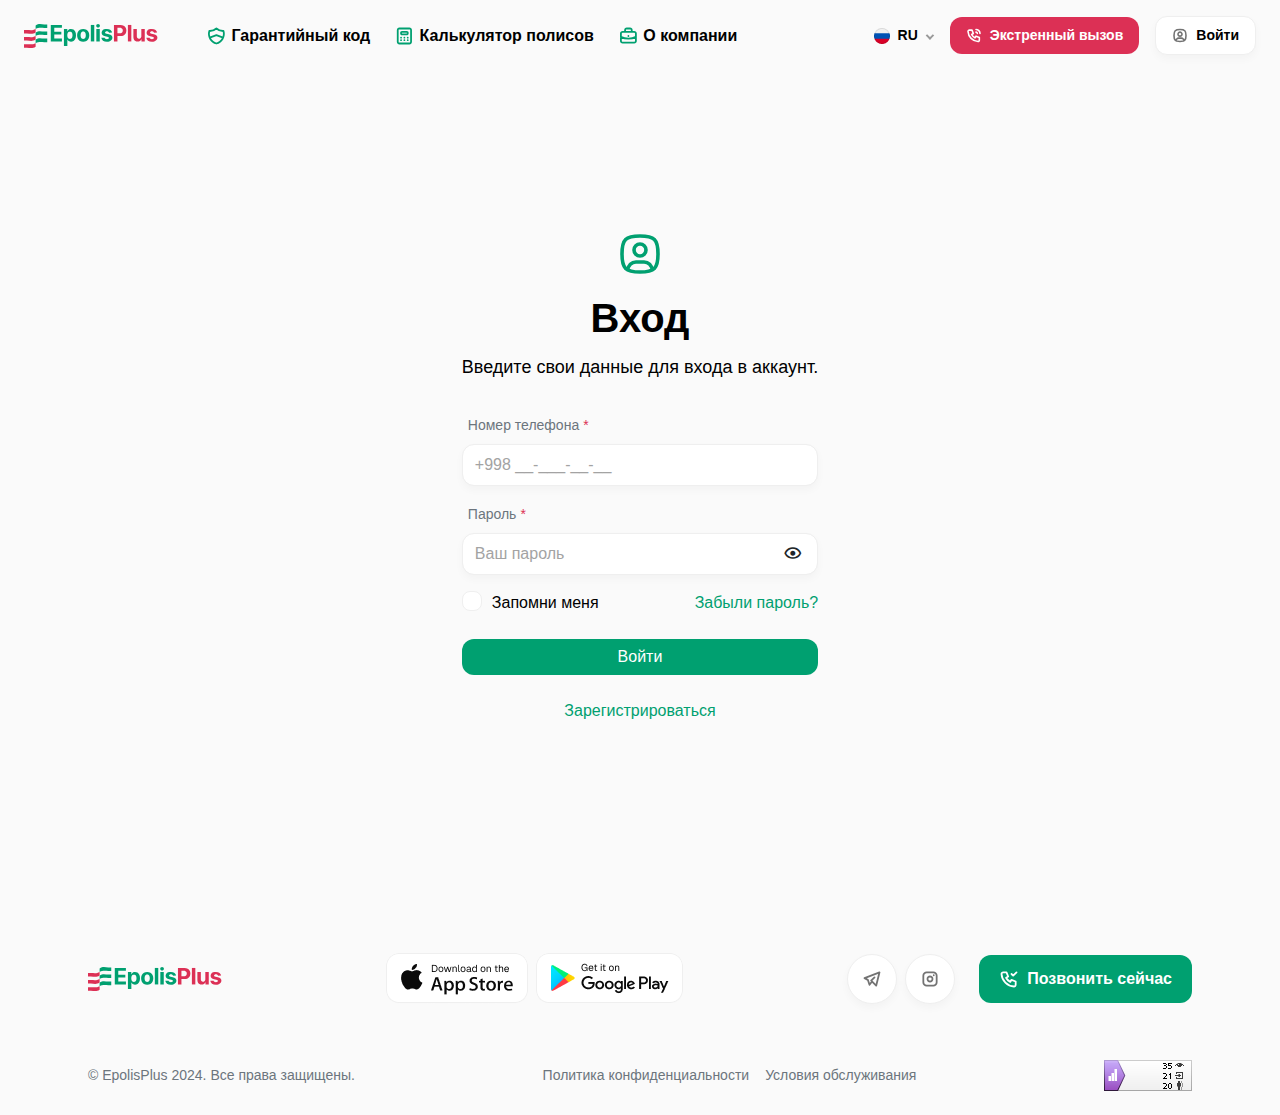
<file: pages/signIn.html>
<!DOCTYPE html>
<html lang="en">

<head>
    <meta charset="UTF-8">
    <meta http-equiv="X-UA-Compatible" content="IE=edge">
    <meta name="viewport" content="width=device-width, initial-scale=1.0">
    <!--================ DESCRIPTION | Omonjon ================-->
    <meta name="description" content="EpolisPlus, Страховой компании в Узбекистан">

    <!--================ FAVICON | Omonjon ================-->
    <link rel="shortcut icon" href="../assets/images/svg/favicon.svg" type="image/x-icon">

    <!--============== BOX ICONS CSS 2.1.4v | Omonjon ==============-->
    <link rel="stylesheet" href="../assets/styles/boxicons.min.css">

    <!--============== SWIPER CSS 8.1.1v | Omonjon ==============-->
    <link rel="stylesheet" href="../assets/styles/swiper-bundle.min.css">

    <!--================ BOOTSTRAP CSS 5.3v | Omonjon ===============-->
    <link rel="stylesheet" href="../assets/styles/bootstrap.min.css">

    <!--================ STYLE CSS | Omonjon ================-->
    <link rel="stylesheet" href="../assets/styles/main.css?v=1.6">
    <link rel="stylesheet" href="../assets/styles/breakpoints.css?v=0.5">
    <link rel="stylesheet" href="../assets/styles/signIn.css?v=0.2">

    <title>Вход</title>
</head>
<body>
<!--================ MENUS MODAL | Omonjon ================-->
<div class="offcanvas offcanvas-top m-2 primary-radius" style="" tabindex="-1" id="offcanvasTop"
     aria-labelledby="offcanvasTopLabel">
    <div class="offcanvas-header">
        <h5 class="offcanvas-title" id="offcanvasTopLabel"><img src="../assets/images/svg/site-logo.svg" alt=""></h5>
        <button type="button"
                class="rounded-circle-mb primary-shadow border-0 d-flex align-items-center bg-white justify-content-center"
                data-bs-dismiss="offcanvas" aria-label="Close"><img src="../assets/images/svg/x.svg" alt=""></button>
    </div>
    <div class="offcanvas-body overflow-y-visible pt-0">
        <ul class="d-flex flex-column align-items-center border-top-dashed pt-3 row-gap-3 mb-3 mb-sm-0">
            <li>
                <a class="fw-semibold text-black"
                   aria-current="page" href="#">
                    <img src="../assets/images/svg/shield.svg" alt="">
                    Гарантийный код
                </a>
            </li>
            <li>
                <a class="fw-semibold text-black"
                   aria-current="page" href="#">
                    <img src="../assets/images/svg/calculator.svg" alt="">
                    Калькулятор полисов
                </a>
            </li>
            <li>
                <a class="fw-regular text-black"
                   aria-current="page" href="#">
                    О нас
                </a>
            </li>
            <li>
                <a class="fw-regular text-black"
                   aria-current="page" href="#">
                    Как стать партнером
                </a>
            </li>
        </ul>
        <div class="d-sm-none d-flex align-items-center flex-column border-top-dashed pt-3">
            <div class="nav-item-top d-none dropdown">
                <!-- Language -->

                <a class="nav-link-sm d-flex align-items-center fw-semibold text-black column-gap-2 dropdown-toggle dropdown-arrow dropdown-toggle-not pe-3"
                   href="#" id="navbarDropdownLang" role="button" data-bs-toggle="dropdown"
                   aria-expanded="false">
                    <img src="../assets/images/ru-flag.png" alt=""> RU
                </a>
                <ul class="dropdown-menu dropdown-transition rounded-3 p-2" aria-labelledby="navbarDropdownLang"
                    style="min-width: auto">
                    <li>
                        <a class="ru d-flex align-items-center column-gap-2 px-1 rounded-3 dropdown-item dropdown-item-language"
                           href="#"><img src="../assets/images/en-flag.png" alt="">EN</a>
                    </li>
                    <li>
                        <a class="en d-flex align-items-center column-gap-2 px-1 rounded-3 dropdown-item dropdown-item-language"
                           href="#"><img src="../assets/images/uz-flag.png" alt="">UZ</a>
                    </li>
                </ul>
                <!-- End Language -->
            </div>
            <a href="#"
               class="btn btn-white primary-radius mt-2 py-2 px-2 d-flex justify-content-center column-gap-2 w-100">
                <img src="../assets/images/svg/user.svg" alt="" class="">
                <span class="text-black fs-8 fw-regular">Войти</span>
            </a>
        </div>
    </div>
</div>

<!--==================== HEADER | Omonjon ====================-->
<header class="header">
    <nav class="py-3" id="myHeader">
        <div class="d-flex align-items-center justify-content-between px-4">
            <a class="d-flex align-items-center column-gap-2 me-lg-3 me-xl-4 me-xxl-5 me-0" href="../index.html"><img
                    alt="LOGO"
                    src="../assets/images/svg/site-logo.svg"></a>
            <ul class="d-lg-flex d-none align-items-center column-gap-4 ms-0 ms-xl-4">
                <li class="nav-item">
                    <a class="fw-semibold text-black transition hover-link"
                       aria-current="page" href="#">
                        <img src="../assets/images/svg/shield.svg" alt="">
                        Гарантийный код
                    </a>
                </li>
                <li class="nav-item">
                    <a class="fw-semibold text-black transition hover-link"
                       aria-current="page" href="#">
                        <img src="../assets/images/svg/calculator.svg" alt="">
                        Калькулятор полисов
                    </a>
                </li>
                <li class="nav-item">
                    <a class="fw-semibold text-black transition hover-link"
                       aria-current="page" href="#">
                        <img src="../assets/images/svg/briefcase.svg" alt="">
                        О компании
                    </a>
                </li>
            </ul>
            <div class="d-flex align-items-center column-gap-sm-3 column-gap-2 ms-auto">
                <div class="nav-item-top dropdown">
                    <!-- Language -->

                    <a class="nav-link-sm d-flex align-items-center fs-8 fw-semibold text-black column-gap-2 dropdown-toggle dropdown-arrow dropdown-toggle-not pe-3"
                       href="#" id="navbarDropdownLangTwo" role="button" data-bs-toggle="dropdown"
                       aria-expanded="false">
                        <img src="../assets/images/ru-flag.png" alt=""> RU
                    </a>
                    <ul class="dropdown-menu dropdown-transition rounded-3 p-2" aria-labelledby="navbarDropdownLang"
                        style="min-width: auto">
                        <li>
                            <a class="ru fs-8 fw-semibold d-flex align-items-center transition column-gap-2 px-1 rounded-3 dropdown-item dropdown-item-language"
                               href="#"><img src="../assets/images/en-flag.png" alt="">EN</a>
                        </li>
                        <li>
                            <a class="en fs-8 fw-semibold d-flex align-items-center transition column-gap-2 px-1 rounded-3 dropdown-item dropdown-item-language"
                               href="#"><img src="../assets/images/uz-flag.png" alt="">UZ</a>
                        </li>
                    </ul>
                    <!-- End Language -->
                </div>
                <a href="./emergency.html"
                   class="btn transition btn-secondary transition primary-radius d-flex rounded-circle-mb column-gap-2 py-2 px-3">
                    <img src="../assets/images/svg/phone.svg" alt="" class="">
                    <span class="d-none d-xl-block text-white fs-8 fw-bold">Экстренный вызов</span>
                </a>
                <a href="#"
                   class="d-none d-sm-flex column-gap-2 rounded-circle-mb btn btn-white transition primary-radius py-2 px-3">
                    <img src="../assets/images/svg/user.svg" alt="" class="">
                    <span class="d-none d-xl-block text-black fs-8 fw-semibold">Войти</span>
                </a>
            </div>
            <button type="button"
                    class="outline-none border-none bg-white primary-shadow rounded-circle-mb d-lg-none d-flex align-items-center justify-content-center py-2 px-3 ms-3"
                    data-bs-toggle="offcanvas" data-bs-target="#offcanvasTop" aria-controls="offcanvasTop">
                <img src="../assets/images/svg/menu-burger.svg" style="width: 16px;" alt="">
            </button>
        </div>
    </nav>
</header>

<main>
    <section class="signIn-section px-3 px-sm-0 py-4">
        <div class="d-flex flex-column align-items-center">
            <img src="../assets/images/svg/signin.svg" alt="">
            <h5 class="text-black fs-1 fw-semibold mt-3 mb-2">Вход</h5>
            <div class="fs-6 text-black mt-1 mb-4 text-center">Введите свои данные для входа в аккаунт.</div>
            <form action="account.html" method="post" class="container-small d-flex flex-column mt-2">
                 <div class="form-group mb-3">
                     <label for="phoneNum1" class="form-label fs-8 text-light-emphasis">Номер телефона<span class="text-secondary ms-1">*</span></label>
                     <input type="text" required class="form-control" placeholder="+998 __-___-__-__" id="phoneNum1" aria-describedby="emailHelp">
                 </div>
                <div class="form-group mb-3 position-relative ">
                    <label for="passwordNum1" class="form-label fs-8 text-light-emphasis">Пароль<span class="text-secondary ms-1">*</span></label>
                    <input type="password" required class="form-control" placeholder="Ваш пароль" id="passwordNum1" aria-describedby="emailHelp">
                    <i class="bx bx-show show-hide"></i>
                </div>
                <div class="d-flex align-items-center justify-content-between mb-4">
                    <div class="d-flex align-items-center">
                        <input id="rememberMe" class="" type="checkbox" name="rememberMe">
                        <label for="rememberMe" class="fs-7 text-black checkbox-label">Запомни меня</label>
                    </div>
                    <a href="#" class="text-primary fs-7">Забыли пароль?</a>
                </div>
                <button type="submit" class="btn btn-primary primary-radius mb-4">Войти</button>
                <a href="./signUp.html" class="text-primary fs-7 text-center">Зарегистрироваться</a>
            </form>
        </div>
    </section>
</main>


<!--================ FOOTER | Omonjon ================-->
<footer class="footer pt-5 mt-md-4 pb-4 bg-transparent">
    <div class="container">
        <div class="d-flex align-items-center justify-content-between flex-wrap flex-column flex-sm-row row-gap-4">
            <a href="../index.html"><img src="../assets/images/svg/site-logo.svg" alt=""></a>
            <div class="d-flex column-gap-2">
                <a href="#"><img src="../assets/images/app-store.png" alt=""></a>
                <a href="#"><img src="../assets/images/google-play.png" alt=""></a>
            </div>
            <div class="d-flex align-items-center column-gap-3 column-gap-sm-0">
                <a class="social-btn rounded-circle d-flex align-items-center justify-content-center btn-white transition me-sm-2"
                   href="#"><img src="../assets/images/svg/telegram.svg" alt=""></a>
                <a class="social-btn rounded-circle d-flex align-items-center justify-content-center btn-white transition"
                   href="#"><img src="../assets/images/svg/instagram.svg" alt=""></a>
                <a class="d-flex align-items-center column-gap-2 btn btn-primary transition primary-radius btn-footer ms-sm-4"
                   href="tel:+998900000000"><img class="" src="../assets/images/svg/phone-check.svg" alt=""><span
                        class="d-none d-sm-block fs-7 fw-semibold">Позвонить сейчас</span></a>
            </div>
        </div>
        <div class="d-flex align-items-center justify-content-between flex-wrap flex-column flex-sm-row row-gap-4 mt-5 pt-lg-2">
            <div class="text-light-emphasis fs-8">© EpolisPlus 2024. Все права защищены.</div>
            <div class="d-flex align-items-center justify-content-center column-gap-3 row-gap-1 flex-wrap">
                <a href="#" class="text-light-emphasis fs-8">Политика конфиденциальности</a>
                <a href="#" class="text-light-emphasis fs-8">Условия обслуживания</a>
            </div>
            <img src="../assets/images/metrika.png" alt="">
        </div>
    </div>
</footer>

<!--================ SCROLL UP | Omonjon ================-->
<a href="#" class="scroll_up" id="scroll-up">
    <i class="bx bx-up-arrow-alt"></i>
</a>

<!--================ JQUERY JS 3.6.3v | Omonjon ================-->
<script src="../assets/script/jquery-3.6.3.js"></script>

<!--================ LOTTIE JS 7.7.7v | Omonjon ================-->
<script src="../assets/script/lottie-player.js"></script>

<!--================ SWIPER JS 8.1.1v | Omonjon ================-->
<script src="../assets/script/swiper-bundle.min.js"></script>

<!--================ BOOTSTRAP JS 5.3.1v | Omonjon ================-->
<script src="../assets/script/bootstrap.bundle.min.js"></script>

<!--================ MAIN JS | Omonjon ================-->
<script src="../assets/script/main.js?v=1.1"></script>
</body>
</html>
</file>
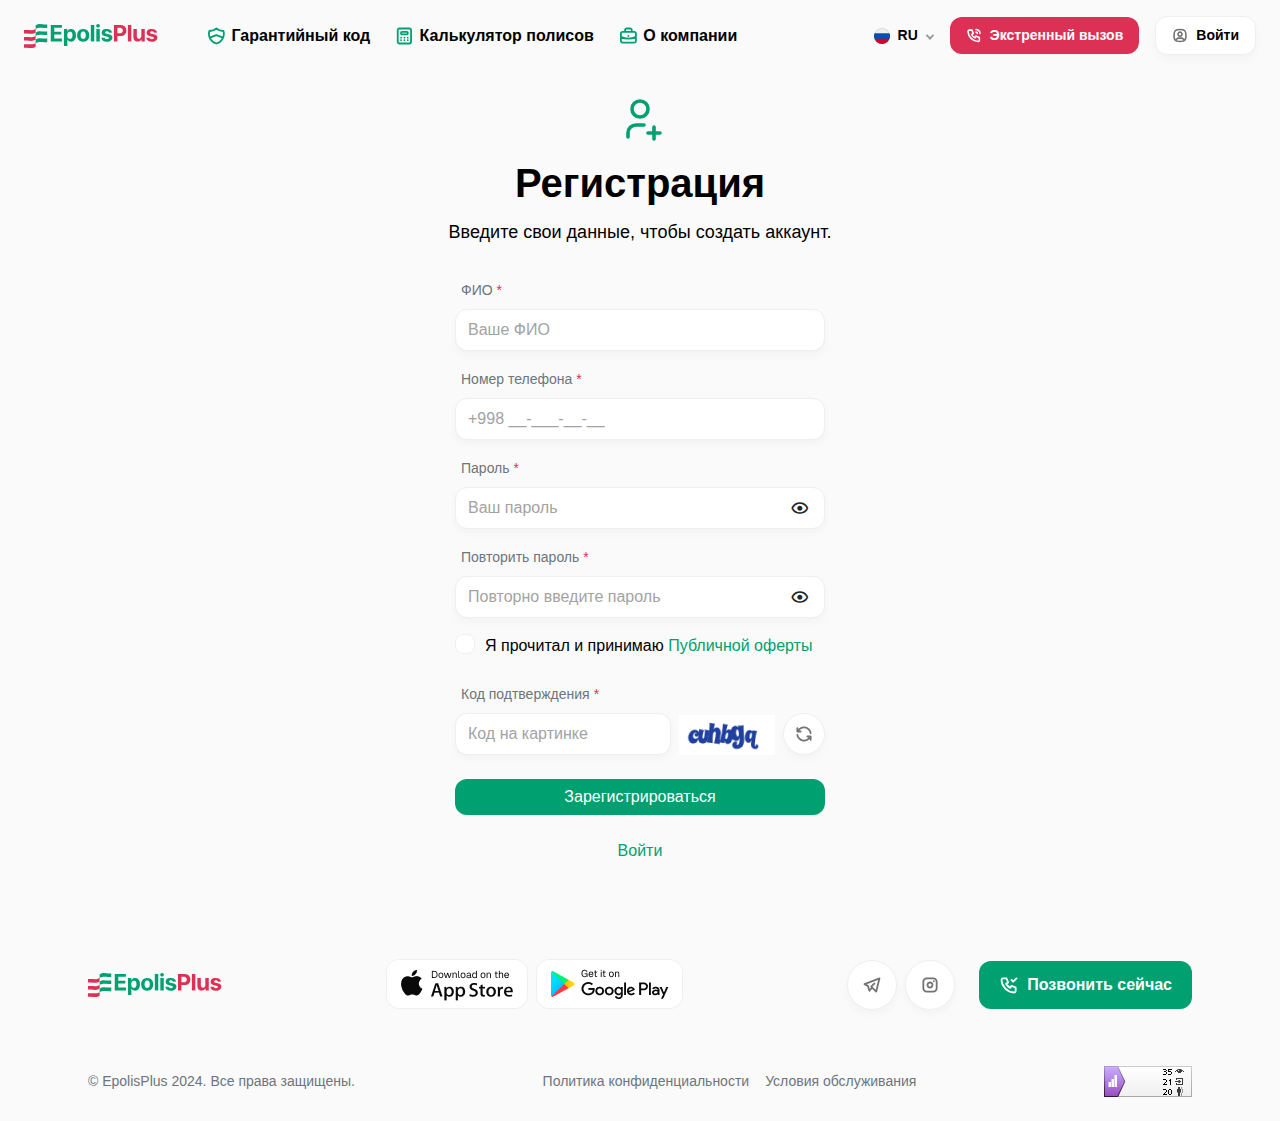
<file: pages/signUp.html>
<!DOCTYPE html>
<html lang="en">

<head>
    <meta charset="UTF-8">
    <meta http-equiv="X-UA-Compatible" content="IE=edge">
    <meta name="viewport" content="width=device-width, initial-scale=1.0">
    <!--================ DESCRIPTION | Omonjon ================-->
    <meta name="description" content="EpolisPlus, Страховой компании в Узбекистан">

    <!--================ FAVICON | Omonjon ================-->
    <link rel="shortcut icon" href="../assets/images/svg/favicon.svg" type="image/x-icon">

    <!--============== BOX ICONS CSS 2.1.4v | Omonjon ==============-->
    <link rel="stylesheet" href="../assets/styles/boxicons.min.css">

    <!--============== SWIPER CSS 8.1.1v | Omonjon ==============-->
    <link rel="stylesheet" href="../assets/styles/swiper-bundle.min.css">

    <!--================ BOOTSTRAP CSS 5.3v | Omonjon ===============-->
    <link rel="stylesheet" href="../assets/styles/bootstrap.min.css">

    <!--================ STYLE CSS | Omonjon ================-->
    <link rel="stylesheet" href="../assets/styles/main.css?v=1.6">
    <link rel="stylesheet" href="../assets/styles/breakpoints.css?v=0.5">
    <link rel="stylesheet" href="../assets/styles/signIn.css?v=0.2">

    <title>Регистрация</title>
</head>
<body>
<!--================ MENUS MODAL | Omonjon ================-->
<div class="offcanvas offcanvas-top m-2 primary-radius" style="" tabindex="-1" id="offcanvasTop"
     aria-labelledby="offcanvasTopLabel">
    <div class="offcanvas-header">
        <h5 class="offcanvas-title" id="offcanvasTopLabel"><img src="../assets/images/svg/site-logo.svg" alt=""></h5>
        <button type="button"
                class="rounded-circle-mb primary-shadow border-0 d-flex align-items-center bg-white justify-content-center"
                data-bs-dismiss="offcanvas" aria-label="Close"><img src="../assets/images/svg/x.svg" alt=""></button>
    </div>
    <div class="offcanvas-body overflow-y-visible pt-0">
        <ul class="d-flex flex-column align-items-center border-top-dashed pt-3 row-gap-3 mb-3 mb-sm-0">
            <li>
                <a class="fw-semibold text-black"
                   aria-current="page" href="#">
                    <img src="../assets/images/svg/shield.svg" alt="">
                    Гарантийный код
                </a>
            </li>
            <li>
                <a class="fw-semibold text-black"
                   aria-current="page" href="#">
                    <img src="../assets/images/svg/calculator.svg" alt="">
                    Калькулятор полисов
                </a>
            </li>
            <li>
                <a class="fw-regular text-black"
                   aria-current="page" href="#">
                    О нас
                </a>
            </li>
            <li>
                <a class="fw-regular text-black"
                   aria-current="page" href="#">
                    Как стать партнером
                </a>
            </li>
        </ul>
        <div class="d-sm-none d-flex align-items-center flex-column border-top-dashed pt-3">
            <div class="nav-item-top d-none dropdown">
                <!-- Language -->

                <a class="nav-link-sm d-flex align-items-center fw-semibold text-black column-gap-2 dropdown-toggle dropdown-arrow dropdown-toggle-not pe-3"
                   href="#" id="navbarDropdownLang" role="button" data-bs-toggle="dropdown"
                   aria-expanded="false">
                    <img src="../assets/images/ru-flag.png" alt=""> RU
                </a>
                <ul class="dropdown-menu dropdown-transition rounded-3 p-2" aria-labelledby="navbarDropdownLang"
                    style="min-width: auto">
                    <li>
                        <a class="ru d-flex align-items-center column-gap-2 px-1 rounded-3 dropdown-item dropdown-item-language"
                           href="#"><img src="../assets/images/en-flag.png" alt="">EN</a>
                    </li>
                    <li>
                        <a class="en d-flex align-items-center column-gap-2 px-1 rounded-3 dropdown-item dropdown-item-language"
                           href="#"><img src="../assets/images/uz-flag.png" alt="">UZ</a>
                    </li>
                </ul>
                <!-- End Language -->
            </div>
            <a href="../signIn.html"
               class="btn btn-white primary-radius mt-2 py-2 px-2 d-flex justify-content-center column-gap-2 w-100">
                <img src="../assets/images/svg/user.svg" alt="" class="">
                <span class="text-black fs-8 fw-regular">Войти</span>
            </a>
        </div>
    </div>
</div>

<!--==================== HEADER | Omonjon ====================-->
<header class="header">
    <nav class="py-3" id="myHeader">
        <div class="d-flex align-items-center justify-content-between px-4">
            <a class="d-flex align-items-center column-gap-2 me-lg-3 me-xl-4 me-xxl-5 me-0" href="../index.html"><img
                    alt="LOGO"
                    src="../assets/images/svg/site-logo.svg"></a>
            <ul class="d-lg-flex d-none align-items-center column-gap-4 ms-0 ms-xl-4">
                <li class="nav-item">
                    <a class="fw-semibold text-black transition hover-link"
                       aria-current="page" href="#">
                        <img src="../assets/images/svg/shield.svg" alt="">
                        Гарантийный код
                    </a>
                </li>
                <li class="nav-item">
                    <a class="fw-semibold text-black transition hover-link"
                       aria-current="page" href="#">
                        <img src="../assets/images/svg/calculator.svg" alt="">
                        Калькулятор полисов
                    </a>
                </li>
                <li class="nav-item">
                    <a class="fw-semibold text-black transition hover-link"
                       aria-current="page" href="#">
                        <img src="../assets/images/svg/briefcase.svg" alt="">
                        О компании
                    </a>
                </li>
            </ul>
            <div class="d-flex align-items-center column-gap-sm-3 column-gap-2 ms-auto">
                <div class="nav-item-top dropdown">
                    <!-- Language -->

                    <a class="nav-link-sm d-flex align-items-center fs-8 fw-semibold text-black column-gap-2 dropdown-toggle dropdown-arrow dropdown-toggle-not pe-3"
                       href="#" id="navbarDropdownLangTwo" role="button" data-bs-toggle="dropdown"
                       aria-expanded="false">
                        <img src="../assets/images/ru-flag.png" alt=""> RU
                    </a>
                    <ul class="dropdown-menu dropdown-transition rounded-3 p-2" aria-labelledby="navbarDropdownLang"
                        style="min-width: auto">
                        <li>
                            <a class="ru fs-8 fw-semibold d-flex align-items-center transition column-gap-2 px-1 rounded-3 dropdown-item dropdown-item-language"
                               href="#"><img src="../assets/images/en-flag.png" alt="">EN</a>
                        </li>
                        <li>
                            <a class="en fs-8 fw-semibold d-flex align-items-center transition column-gap-2 px-1 rounded-3 dropdown-item dropdown-item-language"
                               href="#"><img src="../assets/images/uz-flag.png" alt="">UZ</a>
                        </li>
                    </ul>
                    <!-- End Language -->
                </div>
                <a href="./emergency.html"
                   class="btn transition btn-secondary transition primary-radius d-flex rounded-circle-mb column-gap-2 py-2 px-3">
                    <img src="../assets/images/svg/phone.svg" alt="" class="">
                    <span class="d-none d-xl-block text-white fs-8 fw-bold">Экстренный вызов</span>
                </a>
                <a href="../signIn.html"
                   class="d-none d-sm-flex column-gap-2 rounded-circle-mb btn btn-white transition primary-radius py-2 px-3">
                    <img src="../assets/images/svg/user.svg" alt="" class="">
                    <span class="d-none d-xl-block text-black fs-8 fw-semibold">Войти</span>
                </a>
            </div>
            <button type="button"
                    class="outline-none border-none bg-white primary-shadow rounded-circle-mb d-lg-none d-flex align-items-center justify-content-center py-2 px-3 ms-3"
                    data-bs-toggle="offcanvas" data-bs-target="#offcanvasTop" aria-controls="offcanvasTop">
                <img src="../assets/images/svg/menu-burger.svg" style="width: 16px;" alt="">
            </button>
        </div>
    </nav>
</header>

<main>
    <section class="signIn-section px-3 px-sm-0 py-4">
        <div class="d-flex flex-column align-items-center">
            <img src="../assets/images/svg/signUp.svg" alt="">
            <h5 class="text-black fs-1 fw-semibold mt-3 mb-2">Регистрация</h5>
            <div class="fs-6 text-black mt-1 mb-4 text-center">Введите свои данные, чтобы создать аккаунт.</div>
            <form action="account.html" method="post" class="container-small d-flex flex-column mt-2">
                <div class="form-group mb-3">
                    <label for="fullName" class="form-label fs-8 text-light-emphasis">ФИО<span
                            class="text-secondary ms-1">*</span></label>
                    <input type="text" required class="form-control" placeholder="Ваше ФИО" id="fullName"
                           aria-describedby="emailHelp">
                </div>
                <div class="form-group mb-3">
                    <label for="phoneNum1" class="form-label fs-8 text-light-emphasis">Номер телефона<span
                            class="text-secondary ms-1">*</span></label>
                    <input type="text" required class="form-control" placeholder="+998 __-___-__-__" id="phoneNum1"
                           aria-describedby="emailHelp">
                </div>
                <div class="form-group mb-3 position-relative ">
                    <label for="passwordNum1" class="form-label fs-8 text-light-emphasis">Пароль<span
                            class="text-secondary ms-1">*</span></label>
                    <input type="password" required class="form-control" placeholder="Ваш пароль" id="passwordNum1"
                           aria-describedby="emailHelp">
                    <i class="bx bx-show show-hide"></i>
                </div>
                <div class="form-group mb-3 position-relative ">
                    <label for="passwordNum2" class="form-label fs-8 text-light-emphasis">Повторить пароль<span
                            class="text-secondary ms-1">*</span></label>
                    <input type="password" required class="form-control" placeholder="Повторно введите пароль"
                           id="passwordNum2"
                           aria-describedby="emailHelp">
                    <i class="bx bx-show show-hide"></i>
                </div>
                <div class="d-flex align-items-center justify-content-start mb-4">
                    <input id="rememberMe" class="" type="checkbox" name="rememberMe">
                    <label for="rememberMe" class="fs-7 text-black checkbox-label">Я прочитал и принимаю <a href="#"
                                                                                                            class="text-primary fs-7"><a
                            href="#" class="text-primary">Публичной оферты</a></a></label>
                </div>
                <div class="d-flex align-items-center column-gap-2 mb-4">
                    <div class="form-group">
                        <label for="passwordNum3" class="form-label fs-8 text-light-emphasis text-nowrap">Код подтверждения<span
                                class="text-secondary ms-1">*</span></label>
                        <input type="text" required class="form-control" placeholder="Код на картинке"
                               id="passwordNum3"
                               aria-describedby="emailHelp">
                    </div>
                    <div class="d-flex align-items-end h-72px">
                        <img class="" src="../assets/images/captcha.png" alt="">
                    </div>
                    <div class="h-72px d-flex align-items-end">
                        <button type="button" class="d-flex align-items-center transition justify-content-center btn-white rounded-circle btn-refresh"><img
                                src="../assets/images/svg/refresh.svg" alt=""></button>
                    </div>
                </div>
                <button type="submit" class="btn btn-primary primary-radius mb-4">Зарегистрироваться</button>
                <a href="./signIn.html" class="text-primary fs-7 text-center">Войти</a>
            </form>
        </div>
    </section>
</main>

<!--================ FOOTER | Omonjon ================-->
<footer class="footer pt-5 mt-md-4 pb-4 bg-transparent">
    <div class="container">
        <div class="d-flex align-items-center justify-content-between flex-wrap flex-column flex-sm-row row-gap-4">
            <a href="../index.html"><img src="../assets/images/svg/site-logo.svg" alt=""></a>
            <div class="d-flex column-gap-2">
                <a href="#"><img src="../assets/images/app-store.png" alt=""></a>
                <a href="#"><img src="../assets/images/google-play.png" alt=""></a>
            </div>
            <div class="d-flex align-items-center column-gap-3 column-gap-sm-0">
                <a class="social-btn rounded-circle d-flex align-items-center justify-content-center btn-white transition me-sm-2"
                   href="#"><img src="../assets/images/svg/telegram.svg" alt=""></a>
                <a class="social-btn rounded-circle d-flex align-items-center justify-content-center btn-white transition"
                   href="#"><img src="../assets/images/svg/instagram.svg" alt=""></a>
                <a class="d-flex align-items-center column-gap-2 btn btn-primary transition primary-radius btn-footer ms-sm-4"
                   href="tel:+998900000000"><img class="" src="../assets/images/svg/phone-check.svg" alt=""><span
                        class="d-none d-sm-block fs-7 fw-semibold">Позвонить сейчас</span></a>
            </div>
        </div>
        <div class="d-flex align-items-center justify-content-between flex-wrap flex-column flex-sm-row row-gap-4 mt-5 pt-lg-2">
            <div class="text-light-emphasis fs-8">© EpolisPlus 2024. Все права защищены.</div>
            <div class="d-flex align-items-center justify-content-center column-gap-3 row-gap-1 flex-wrap">
                <a href="#" class="text-light-emphasis fs-8">Политика конфиденциальности</a>
                <a href="#" class="text-light-emphasis fs-8">Условия обслуживания</a>
            </div>
            <img src="../assets/images/metrika.png" alt="">
        </div>
    </div>
</footer>

<!--================ SCROLL UP | Omonjon ================-->
<a href="#" class="scroll_up" id="scroll-up">
    <i class="bx bx-up-arrow-alt"></i>
</a>

<!--================ JQUERY JS 3.6.3v | Omonjon ================-->
<script src="../assets/script/jquery-3.6.3.js"></script>

<!--================ LOTTIE JS 7.7.7v | Omonjon ================-->
<script src="../assets/script/lottie-player.js"></script>

<!--================ SWIPER JS 8.1.1v | Omonjon ================-->
<script src="../assets/script/swiper-bundle.min.js"></script>

<!--================ BOOTSTRAP JS 5.3.1v | Omonjon ================-->
<script src="../assets/script/bootstrap.bundle.min.js"></script>

<!--================ MAIN JS | Omonjon ================-->
<script src="../assets/script/main.js?v=1.1"></script>
</body>
</html>
</file>
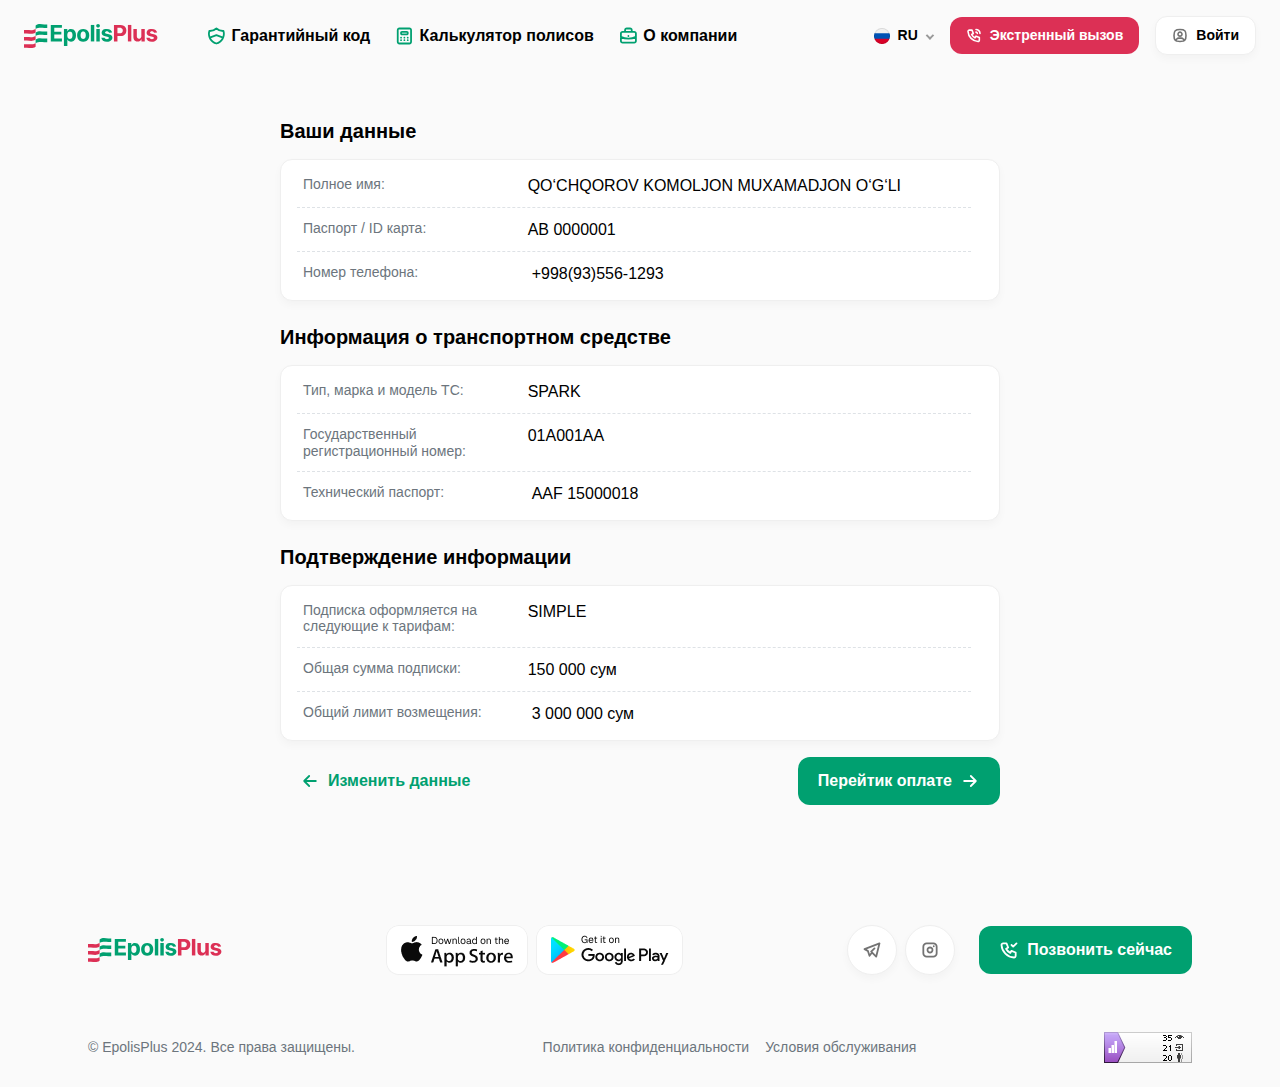
<file: pages/kasko/approve.html>
<!DOCTYPE html>
<!DOCTYPE html>
<html lang="en">

<head>
    <meta charset="UTF-8">
    <meta http-equiv="X-UA-Compatible" content="IE=edge">
    <meta name="viewport" content="width=device-width, initial-scale=1.0">
    <!--================ DESCRIPTION | Omonjon ================-->
    <meta name="description" content="EpolisPlus, Страховой компании в Узбекистан">

    <!--================ FAVICON | Omonjon ================-->
    <link rel="shortcut icon" href="../../assets/images/svg/favicon.svg" type="image/x-icon">

    <!--============== BOX ICONS CSS 2.1.4v | Omonjon ==============-->
    <link rel="stylesheet" href="../../assets/styles/boxicons.min.css">

    <!--============== SWIPER CSS 8.1.1v | Omonjon ==============-->
    <link rel="stylesheet" href="../../assets/styles/swiper-bundle.min.css">

    <!--================ BOOTSTRAP CSS 5.3v | Omonjon ===============-->
    <link rel="stylesheet" href="../../assets/styles/bootstrap.min.css">

    <!--================ STYLE CSS | Omonjon ================-->
    <link rel="stylesheet" href="../../assets/styles/main.css?v=1.6">
    <link rel="stylesheet" href="../../assets/styles/breakpoints.css?v=0.5">
    <link rel="stylesheet" href="../../assets/styles/policy.css?v=0.3">
    <title>КАСКО - Подтвердить данные</title>
</head>
<body>
<!--================ MENUS MODAL | Omonjon ================-->
<div class="offcanvas offcanvas-top m-2 primary-radius" style="" tabindex="-1" id="offcanvasTop"
     aria-labelledby="offcanvasTopLabel">
    <div class="offcanvas-header">
        <h5 class="offcanvas-title" id="offcanvasTopLabel"><img src="../../assets/images/svg/site-logo.svg" alt=""></h5>
        <button type="button"
                class="rounded-circle-mb primary-shadow border-0 d-flex align-items-center bg-white justify-content-center"
                data-bs-dismiss="offcanvas" aria-label="Close"><img src="../../assets/images/svg/x.svg" alt=""></button>
    </div>
    <div class="offcanvas-body overflow-y-visible pt-0">
        <ul class="d-flex flex-column align-items-center border-top-dashed pt-3 row-gap-3 mb-3 mb-sm-0">
            <li>
                <a class="fw-semibold text-black"
                   aria-current="page" href="#">
                    <img src="../../assets/images/svg/shield.svg" alt="">
                    Гарантийный код
                </a>
            </li>
            <li>
                <a class="fw-semibold text-black"
                   aria-current="page" href="#">
                    <img src="../../assets/images/svg/calculator.svg" alt="">
                    Калькулятор полисов
                </a>
            </li>
            <li>
                <a class="fw-regular text-black"
                   aria-current="page" href="#">
                    О нас
                </a>
            </li>
            <li>
                <a class="fw-regular text-black"
                   aria-current="page" href="#">
                    Как стать партнером
                </a>
            </li>
        </ul>
        <div class="d-sm-none d-flex align-items-center flex-column border-top-dashed pt-3">
            <div class="nav-item-top d-none dropdown">
                <!-- Language -->

                <a class="nav-link-sm d-flex align-items-center fw-semibold text-black column-gap-2 dropdown-toggle dropdown-arrow dropdown-toggle-not pe-3"
                   href="#" id="navbarDropdownLang" role="button" data-bs-toggle="dropdown"
                   aria-expanded="false">
                    <img src="../../assets/images/ru-flag.png" alt=""> RU
                </a>
                <ul class="dropdown-menu dropdown-transition rounded-3 p-2" aria-labelledby="navbarDropdownLang"
                    style="min-width: auto">
                    <li>
                        <a class="ru d-flex align-items-center column-gap-2 px-1 rounded-3 dropdown-item dropdown-item-language"
                           href="#"><img src="../../assets/images/en-flag.png" alt="">EN</a>
                    </li>
                    <li>
                        <a class="en d-flex align-items-center column-gap-2 px-1 rounded-3 dropdown-item dropdown-item-language"
                           href="#"><img src="../../assets/images/uz-flag.png" alt="">UZ</a>
                    </li>
                </ul>
                <!-- End Language -->
            </div>
            <a href="../signIn.html"
               class="btn btn-white primary-radius mt-2 py-2 px-2 d-flex justify-content-center column-gap-2 w-100">
                <img src="../../assets/images/svg/user.svg" alt="" class="">
                <span class="text-black fs-8 fw-regular">Войти</span>
            </a>
        </div>
    </div>
</div>

<!--==================== HEADER | Omonjon ====================-->
<header class="header">
    <nav class="py-3" id="myHeader">
        <div class="d-flex align-items-center justify-content-between px-4">
            <a class="d-flex align-items-center column-gap-2 me-lg-3 me-xl-4 me-xxl-5 me-0" href="../../index.html"><img
                    alt="LOGO"
                    src="../../assets/images/svg/site-logo.svg"></a>
            <ul class="d-lg-flex d-none align-items-center column-gap-4 ms-0 ms-xl-4">
                <li class="nav-item">
                    <a class="fw-semibold text-black transition hover-link"
                       aria-current="page" href="#">
                        <img src="../../assets/images/svg/shield.svg" alt="">
                        Гарантийный код
                    </a>
                </li>
                <li class="nav-item">
                    <a class="fw-semibold text-black transition hover-link"
                       aria-current="page" href="#">
                        <img src="../../assets/images/svg/calculator.svg" alt="">
                        Калькулятор полисов
                    </a>
                </li>
                <li class="nav-item">
                    <a class="fw-semibold text-black transition hover-link"
                       aria-current="page" href="#">
                        <img src="../../assets/images/svg/briefcase.svg" alt="">
                        О компании
                    </a>
                </li>
            </ul>
            <div class="d-flex align-items-center column-gap-sm-3 column-gap-2 ms-auto">
                <div class="nav-item-top dropdown">
                    <!-- Language -->

                    <a class="nav-link-sm d-flex align-items-center fs-8 fw-semibold text-black column-gap-2 dropdown-toggle dropdown-arrow dropdown-toggle-not pe-3"
                       href="#" id="navbarDropdownLangTwo" role="button" data-bs-toggle="dropdown"
                       aria-expanded="false">
                        <img src="../../assets/images/ru-flag.png" alt=""> RU
                    </a>
                    <ul class="dropdown-menu dropdown-transition rounded-3 p-2" aria-labelledby="navbarDropdownLang"
                        style="min-width: auto">
                        <li>
                            <a class="ru fs-8 fw-semibold d-flex align-items-center transition column-gap-2 px-1 rounded-3 dropdown-item dropdown-item-language"
                               href="#"><img src="../../assets/images/en-flag.png" alt="">EN</a>
                        </li>
                        <li>
                            <a class="en fs-8 fw-semibold d-flex align-items-center transition column-gap-2 px-1 rounded-3 dropdown-item dropdown-item-language"
                               href="#"><img src="../../assets/images/uz-flag.png" alt="">UZ</a>
                        </li>
                    </ul>
                    <!-- End Language -->
                </div>
                <a href="../emergency.html"
                   class="btn transition btn-secondary transition primary-radius d-flex rounded-circle-mb column-gap-2 py-2 px-3">
                    <img src="../../assets/images/svg/phone.svg" alt="" class="">
                    <span class="d-none d-xl-block text-white fs-8 fw-bold">Экстренный вызов</span>
                </a>
                <a href="../signIn.html"
                   class="d-none d-sm-flex column-gap-2 rounded-circle-mb btn btn-white transition primary-radius py-2 px-3">
                    <img src="../../assets/images/svg/user.svg" alt="" class="">
                    <span class="d-none d-xl-block text-black fs-8 fw-semibold">Войти</span>
                </a>
            </div>
            <button type="button"
                    class="outline-none border-none bg-white primary-shadow rounded-circle-mb d-lg-none d-flex align-items-center justify-content-center py-2 px-3 ms-3"
                    data-bs-toggle="offcanvas" data-bs-target="#offcanvasTop" aria-controls="offcanvasTop">
                <img src="../../assets/images/svg/menu-burger.svg" style="width: 16px;" alt="">
            </button>
        </div>
    </nav>
</header>

<main>
    <!--==================== INS DETAILS | Omonjon ====================-->
    <section class="container-mini mt-md-5 mt-4 pb-5">
        <h5 class="text-black fs-5 fw-semibold mb-3">Ваши данные</h5>
        <div class="d-flex justify-content-center bg-white primary-radius primary-shadow primary-border w-100 py-1 px-3 mb-3 mb-2">
            <div class="row w-100">
                <div class="col-12">
                    <div class="row py-12px border-bottom-dashed w-100">
                        <div class="col-sm-4 col-5">
                            <h6 class="text-light-emphasis fs-8">Полное имя:</h6>
                        </div>
                        <div class="col-sm-8 col-7">
                            <h5 class="fs-7 text-black">QO‘CHQOROV KOMOLJON MUXAMADJON O‘G‘LI</h5>
                        </div>
                    </div>
                </div>
                <div class="col-12">
                    <div class="row py-12px border-bottom-dashed w-100">
                        <div class="col-sm-4 col-5">
                            <h6 class="text-light-emphasis fs-8">Паспорт / ID карта:</h6>
                        </div>
                        <div class="col-sm-8 col-7">
                            <h5 class="fs-7 text-black">AB 0000001</h5>
                        </div>
                    </div>
                </div>
                <div class="col-12">
                    <div class="row py-12px">
                        <div class="col-sm-4 col-5">
                            <h6 class="text-light-emphasis fs-8">Номер телефона:</h6>
                        </div>
                        <div class="col-sm-8 col-7">
                            <h5 class="fs-7 text-black">+998(93)556-1293</h5>
                        </div>
                    </div>
                </div>
            </div>
        </div>
        <h5 class="text-black fs-5 fw-semibold mt-4 mb-3">Информация о транспортном средстве</h5>
        <div class="d-flex justify-content-center bg-white primary-radius primary-shadow primary-border w-100 py-1 px-3 mb-3">
            <div class="row w-100">
                <div class="col-12">
                    <div class="row py-12px border-bottom-dashed w-100">
                        <div class="col-sm-4 col-5">
                            <h6 class="text-light-emphasis fs-8">Тип, марка и модель ТС:</h6>
                        </div>
                        <div class="col-sm-8 col-7">
                            <h5 class="fs-7 text-black">SPARK</h5>
                        </div>
                    </div>
                </div>
                <div class="col-12">
                    <div class="row py-12px border-bottom-dashed w-100">
                        <div class="col-sm-4 col-5">
                            <h6 class="text-light-emphasis fs-8">Государственный регистрационный номер:</h6>
                        </div>
                        <div class="col-sm-8 col-7">
                            <h5 class="fs-7 text-black">01A001AA</h5>
                        </div>
                    </div>
                </div>
                <div class="col-12">
                    <div class="row py-12px">
                        <div class="col-sm-4 col-5">
                            <h6 class="text-light-emphasis fs-8">Технический паспорт:</h6>
                        </div>
                        <div class="col-sm-8 col-7">
                            <h5 class="fs-7 text-black">AAF 15000018</h5>
                        </div>
                    </div>
                </div>
            </div>
        </div>
        <h5 class="text-black fs-5 fw-semibold mt-4 mb-3">Подтверждение информации</h5>
        <div class="d-flex justify-content-center bg-white primary-radius primary-shadow primary-border w-100 mb-3 py-1 px-3 mb-3">
            <div class="row w-100">
                <div class="col-12">
                    <div class="row py-12px border-bottom-dashed w-100">
                        <div class="col-sm-4 col-5">
                            <h6 class="text-light-emphasis fs-8">Подписка оформляется на следующие к тарифам:</h6>
                        </div>
                        <div class="col-sm-8 col-7">
                            <h5 class="fs-7 text-black">SIMPLE</h5>
                        </div>
                    </div>
                </div>
                <div class="col-12">
                    <div class="row py-12px border-bottom-dashed w-100">
                        <div class="col-sm-4 col-5">
                            <h6 class="text-light-emphasis fs-8">Общая сумма подписки:</h6>
                        </div>
                        <div class="col-sm-8 col-7">
                            <h5 class="fs-7 text-black">150 000 сум</h5>
                        </div>
                    </div>
                </div>
                <div class="col-12">
                    <div class="row py-12px">
                        <div class="col-sm-4 col-5">
                            <h6 class="text-light-emphasis fs-8">Общий лимит возмещения:</h6>
                        </div>
                        <div class="col-sm-8 col-7">
                            <h5 class="fs-7 text-black">3 000 000 сум</h5>
                        </div>
                    </div>
                </div>
            </div>
        </div>
        <div class="row row-gap-3 mt-3">
            <div class="col-sm-6">
                <a href="calculate.html"
                   class="text-primary fw-semibold w-max-content fs-7 column-gap-2 d-flex justify-content-center align-items-center px-20px py-12px mx-auto mx-sm-0"><img
                        src="../../assets/images/svg/arrow-left-green.svg" alt="">Изменить данные</a>
            </div>
            <div class="col-sm-6">
                <a href="payment.html"
                   class="btn btn-primary w-max-content primary-radius d-flex column-gap-2 align-items-center w-max-content justify-content-center fw-semibold ms-auto me-auto me-sm-0 py-12px px-20px">
                    Перейтик оплате <img src="../../assets/images/svg/arrow-right-white.svg" alt=""></a>
            </div>
        </div>
    </section>
</main>

<!--================ FOOTER | Omonjon ================-->
<footer class="footer pt-5 mt-md-4 pb-4 bg-transparent">
    <div class="container">
        <div class="d-flex align-items-center justify-content-between flex-wrap flex-column flex-sm-row row-gap-4">
            <a href="../../index.html"><img src="../../assets/images/svg/site-logo.svg" alt=""></a>
            <div class="d-flex column-gap-2">
                <a href="#"><img src="../../assets/images/app-store.png" alt=""></a>
                <a href="#"><img src="../../assets/images/google-play.png" alt=""></a>
            </div>
            <div class="d-flex align-items-center column-gap-3 column-gap-sm-0">
                <a class="social-btn rounded-circle d-flex align-items-center justify-content-center btn-white transition me-sm-2"
                   href="#"><img src="../../assets/images/svg/telegram.svg" alt=""></a>
                <a class="social-btn rounded-circle d-flex align-items-center justify-content-center btn-white transition"
                   href="#"><img src="../../assets/images/svg/instagram.svg" alt=""></a>
                <a class="d-flex align-items-center column-gap-2 btn btn-primary transition primary-radius btn-footer ms-sm-4"
                   href="tel:+998900000000"><img class="" src="../../assets/images/svg/phone-check.svg" alt=""><span
                        class="d-none d-sm-block fs-7 fw-semibold">Позвонить сейчас</span></a>
            </div>
        </div>
        <div class="d-flex align-items-center justify-content-between flex-wrap flex-column flex-sm-row row-gap-4 mt-5 pt-lg-2">
            <div class="text-light-emphasis fs-8">© EpolisPlus 2024. Все права защищены.</div>
            <div class="d-flex align-items-center justify-content-center column-gap-3 row-gap-1 flex-wrap">
                <a href="#" class="text-light-emphasis fs-8">Политика конфиденциальности</a>
                <a href="#" class="text-light-emphasis fs-8">Условия обслуживания</a>
            </div>
            <img src="../../assets/images/metrika.png" alt="">
        </div>
    </div>
</footer>

<!--================ SCROLL UP | Omonjon ================-->
<a href="#" class="scroll_up" id="scroll-up">
    <i class="bx bx-up-arrow-alt"></i>
</a>

<!--================ JQUERY JS 3.6.3v | Omonjon ================-->
<script src="../../assets/script/jquery-3.6.3.js"></script>

<!--================ LOTTIE JS 7.7.7v | Omonjon ================-->
<script src="../../assets/script/lottie-player.js"></script>

<!--================ SWIPER JS 8.1.1v | Omonjon ================-->
<script src="../../assets/script/swiper-bundle.min.js"></script>

<!--================ BOOTSTRAP JS 5.3.1v | Omonjon ================-->
<script src="../../assets/script/bootstrap.bundle.min.js"></script>

<!--================ MAIN JS | Omonjon ================-->
<script src="../../assets/script/main.js?v=1.1"></script>
<script>
</script>
</body>
</html>
</file>
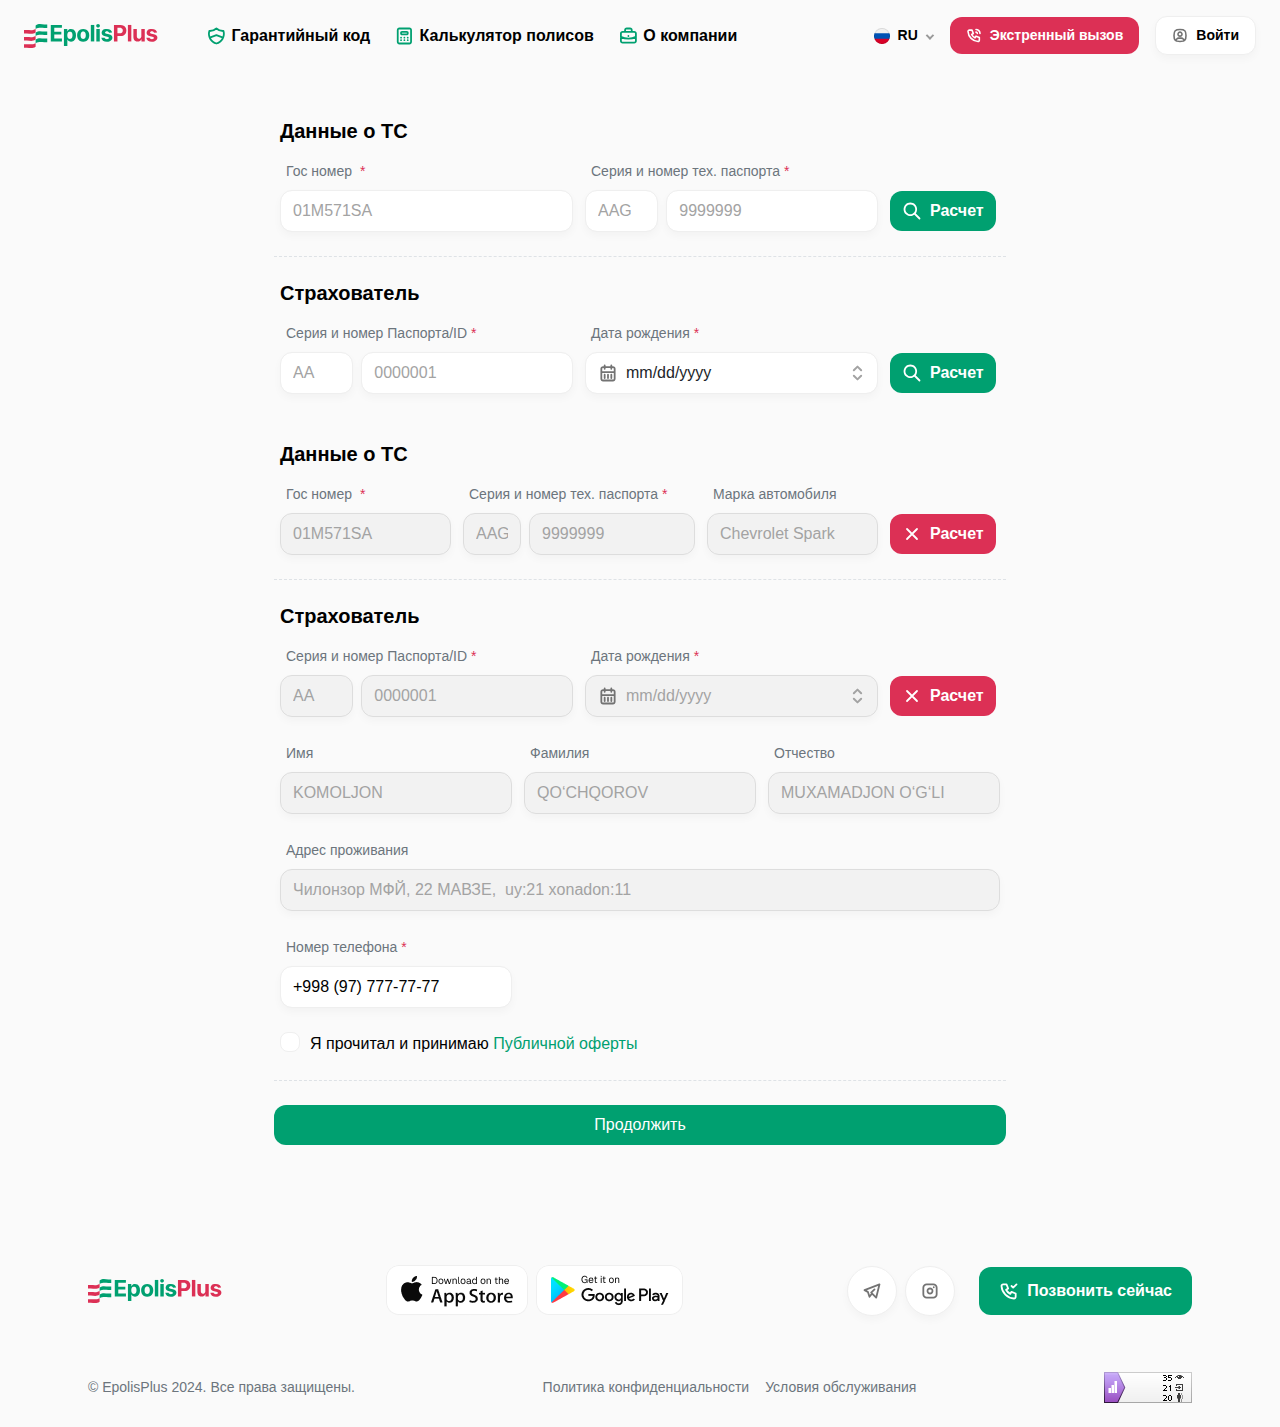
<file: pages/kasko/calculate.html>
<!DOCTYPE html>
<html lang="en">

<head>
    <meta charset="UTF-8">
    <meta http-equiv="X-UA-Compatible" content="IE=edge">
    <meta name="viewport" content="width=device-width, initial-scale=1.0">
    <!--================ DESCRIPTION | Omonjon ================-->
    <meta name="description" content="EpolisPlus, Страховой компании в Узбекистан">

    <!--================ FAVICON | Omonjon ================-->
    <link rel="shortcut icon" href="../../assets/images/svg/favicon.svg" type="image/x-icon">

    <!--============== BOX ICONS CSS 2.1.4v | Omonjon ==============-->
    <link rel="stylesheet" href="../../assets/styles/boxicons.min.css">

    <!--============== SWIPER CSS 8.1.1v | Omonjon ==============-->
    <link rel="stylesheet" href="../../assets/styles/swiper-bundle.min.css">

    <!--================ BOOTSTRAP CSS 5.3v | Omonjon ===============-->
    <link rel="stylesheet" href="../../assets/styles/bootstrap.min.css">

    <!--================ STYLE CSS | Omonjon ================-->
    <link rel="stylesheet" href="../../assets/styles/main.css?v=1.5">
    <link rel="stylesheet" href="../../assets/styles/breakpoints.css?v=0.5">
    <link rel="stylesheet" href="../../assets/styles/policy.css?v=0.3">
    <title>КАСКО - Оформить</title>
</head>
<body>
<!--================ MENUS MODAL | Omonjon ================-->
<div class="offcanvas offcanvas-top m-2 primary-radius" style="" tabindex="-1" id="offcanvasTop"
     aria-labelledby="offcanvasTopLabel">
    <div class="offcanvas-header">
        <h5 class="offcanvas-title" id="offcanvasTopLabel"><img src="../../assets/images/svg/site-logo.svg" alt=""></h5>
        <button type="button"
                class="rounded-circle-mb primary-shadow border-0 d-flex align-items-center bg-white justify-content-center"
                data-bs-dismiss="offcanvas" aria-label="Close"><img src="../../assets/images/svg/x.svg" alt=""></button>
    </div>
    <div class="offcanvas-body overflow-y-visible pt-0">
        <ul class="d-flex flex-column align-items-center border-top-dashed pt-3 row-gap-3 mb-3 mb-sm-0">
            <li>
                <a class="fw-semibold text-black"
                   aria-current="page" href="#">
                    <img src="../../assets/images/svg/shield.svg" alt="">
                    Гарантийный код
                </a>
            </li>
            <li>
                <a class="fw-semibold text-black"
                   aria-current="page" href="#">
                    <img src="../../assets/images/svg/calculator.svg" alt="">
                    Калькулятор полисов
                </a>
            </li>
            <li>
                <a class="fw-regular text-black"
                   aria-current="page" href="#">
                    О нас
                </a>
            </li>
            <li>
                <a class="fw-regular text-black"
                   aria-current="page" href="#">
                    Как стать партнером
                </a>
            </li>
        </ul>
        <div class="d-sm-none d-flex align-items-center flex-column border-top-dashed pt-3">
            <div class="nav-item-top d-none dropdown">
                <!-- Language -->

                <a class="nav-link-sm d-flex align-items-center fw-semibold text-black column-gap-2 dropdown-toggle dropdown-arrow dropdown-toggle-not pe-3"
                   href="#" id="navbarDropdownLang" role="button" data-bs-toggle="dropdown"
                   aria-expanded="false">
                    <img src="../../assets/images/ru-flag.png" alt=""> RU
                </a>
                <ul class="dropdown-menu dropdown-transition rounded-3 p-2" aria-labelledby="navbarDropdownLang"
                    style="min-width: auto">
                    <li>
                        <a class="ru d-flex align-items-center column-gap-2 px-1 rounded-3 dropdown-item dropdown-item-language"
                           href="#"><img src="../../assets/images/en-flag.png" alt="">EN</a>
                    </li>
                    <li>
                        <a class="en d-flex align-items-center column-gap-2 px-1 rounded-3 dropdown-item dropdown-item-language"
                           href="#"><img src="../../assets/images/uz-flag.png" alt="">UZ</a>
                    </li>
                </ul>
                <!-- End Language -->
            </div>
            <a href="../signIn.html"
               class="btn btn-white primary-radius mt-2 py-2 px-2 d-flex justify-content-center column-gap-2 w-100">
                <img src="../../assets/images/svg/user.svg" alt="" class="">
                <span class="text-black fs-8 fw-regular">Войти</span>
            </a>
        </div>
    </div>
</div>

<!--==================== HEADER | Omonjon ====================-->
<header class="header">
    <nav class="py-3" id="myHeader">
        <div class="d-flex align-items-center justify-content-between px-4">
            <a class="d-flex align-items-center column-gap-2 me-lg-3 me-xl-4 me-xxl-5 me-0" href="../../index.html"><img
                    alt="LOGO"
                    src="../../assets/images/svg/site-logo.svg"></a>
            <ul class="d-lg-flex d-none align-items-center column-gap-4 ms-0 ms-xl-4">
                <li class="nav-item">
                    <a class="fw-semibold text-black transition hover-link"
                       aria-current="page" href="#">
                        <img src="../../assets/images/svg/shield.svg" alt="">
                        Гарантийный код
                    </a>
                </li>
                <li class="nav-item">
                    <a class="fw-semibold text-black transition hover-link"
                       aria-current="page" href="#">
                        <img src="../../assets/images/svg/calculator.svg" alt="">
                        Калькулятор полисов
                    </a>
                </li>
                <li class="nav-item">
                    <a class="fw-semibold text-black transition hover-link"
                       aria-current="page" href="#">
                        <img src="../../assets/images/svg/briefcase.svg" alt="">
                        О компании
                    </a>
                </li>
            </ul>
            <div class="d-flex align-items-center column-gap-sm-3 column-gap-2 ms-auto">
                <div class="nav-item-top dropdown">
                    <!-- Language -->

                    <a class="nav-link-sm d-flex align-items-center fs-8 fw-semibold text-black column-gap-2 dropdown-toggle dropdown-arrow dropdown-toggle-not pe-3"
                       href="#" id="navbarDropdownLangTwo" role="button" data-bs-toggle="dropdown"
                       aria-expanded="false">
                        <img src="../../assets/images/ru-flag.png" alt=""> RU
                    </a>
                    <ul class="dropdown-menu dropdown-transition rounded-3 p-2" aria-labelledby="navbarDropdownLang"
                        style="min-width: auto">
                        <li>
                            <a class="ru fs-8 fw-semibold d-flex align-items-center transition column-gap-2 px-1 rounded-3 dropdown-item dropdown-item-language"
                               href="#"><img src="../../assets/images/en-flag.png" alt="">EN</a>
                        </li>
                        <li>
                            <a class="en fs-8 fw-semibold d-flex align-items-center transition column-gap-2 px-1 rounded-3 dropdown-item dropdown-item-language"
                               href="#"><img src="../../assets/images/uz-flag.png" alt="">UZ</a>
                        </li>
                    </ul>
                    <!-- End Language -->
                </div>
                <a href="../emergency.html"
                   class="btn transition btn-secondary transition primary-radius d-flex rounded-circle-mb column-gap-2 py-2 px-3">
                    <img src="../../assets/images/svg/phone.svg" alt="" class="">
                    <span class="d-none d-xl-block text-white fs-8 fw-bold">Экстренный вызов</span>
                </a>
                <a href="../signIn.html"
                   class="d-none d-sm-flex column-gap-2 rounded-circle-mb btn btn-white transition primary-radius py-2 px-3">
                    <img src="../../assets/images/svg/user.svg" alt="" class="">
                    <span class="d-none d-xl-block text-black fs-8 fw-semibold">Войти</span>
                </a>
            </div>
            <button type="button"
                    class="outline-none border-none bg-white primary-shadow rounded-circle-mb d-lg-none d-flex align-items-center justify-content-center py-2 px-3 ms-3"
                    data-bs-toggle="offcanvas" data-bs-target="#offcanvasTop" aria-controls="offcanvasTop">
                <img src="../../assets/images/svg/menu-burger.svg" style="width: 16px;" alt="">
            </button>
        </div>
    </nav>
</header>

<main>
    <!--==================== INS FORM | Omonjon ====================-->
    <section class="container-mini mt-md-5 mt-4 pb-5">
        <h5 class="fw-semibold text-black fs-5 mt-2 mb-3">Данные о ТС</h5>
        <form action="" method="post" class="row row-gap-3 pb-4 mb-4 border-bottom-dashed">
            <div class="col-md-5">
                <label for="exampleInput1" class="form-label fs-8 text-light-emphasis">Гос номер
                    <span class="text-secondary ms-1">*</span></label>
                <input required="" type="text" autocomplete="off" class="form-control text-black"
                       id="exampleInput1" placeholder="01M571SA" aria-describedby="emailHelp">
            </div>
            <div class="col-md-5 col-sm-9 col-8">
                <div class="d-flex">
                    <div class="w-25 me-2">
                        <label for="exampleInputPassword3" class="form-label fs-8 text-light-emphasis text-nowrap">Серия
                            и номер
                            тех. паспорта<span class="text-secondary ms-1">*</span></label>
                        <input required="" type="text" autocomplete="off" class="form-control text-black"
                               placeholder="AAG" id="exampleInputPassword3">
                    </div>
                    <div class="w-75">
                        <label for="exampleInputPassword7" class="form-label fs-8 text-light-emphasis invisible">x<span
                                class="text-secondary ms-1">*</span></label>
                        <input required="" type="text" autocomplete="off" class="form-control text-black"
                               placeholder="9999999" id="exampleInputPassword7">
                    </div>
                </div>
            </div>
            <div class="col-md-2 col-sm-3 col-4">
                <div class="d-flex align-items-start h-72px">
                    <button type="submit"
                            class="btn btn-primary d-flex w-100Mb align-items-center justify-content-center column-gap-2 primary-radius transition fs-7 fw-bold mt-auto py-2">
                        <img src="../../assets/images/svg/search-white.svg" alt=""> Расчет
                    </button>
                </div>
            </div>
        </form>
        <h5 class="fs-5 fw-semibold text-black mt-2 mb-3">Страхователь</h5>
        <form action="" method="post" class="row row-gap-3 mb-5">
            <div class="col-md-5">
                <div class="d-flex">
                    <div class="w-25 me-2">
                        <label for="exampleInput2" class="form-label fs-8 text-light-emphasis text-nowrap">
                            Серия и номер Паспортa/ID<span class="text-secondary ms-1">*</span></label>
                        <input required="" type="text" autocomplete="off" class="form-control text-black"
                               placeholder="AA" id="exampleInput2">
                    </div>
                    <div class="w-75">
                        <label for="exampleInput4" class="form-label fs-8 text-light-emphasis invisible">x<span
                                class="text-secondary ms-1">*</span></label>
                        <input required="" type="text" autocomplete="off" class="form-control text-black"
                               placeholder="0000001" id="exampleInput4">
                    </div>
                </div>
            </div>
            <div class="col-md-5 col-sm-9 col-8">
                <label for="exampleInputDate1" class="form-label fs-8 text-light-emphasis">Дата рождения<span
                        class="text-secondary ms-1">*</span></label>
                <input required="" type="date" autocomplete="off" class="form-control" id="exampleInputDate1"
                       placeholder="" aria-describedby="emailHelp">
            </div>
            <div class="col-md-2 col-sm-3 col-4">
                <div class="d-flex align-items-start h-72px">
                    <button type="submit"
                            class="btn btn-primary d-flex w-100Mb align-items-center justify-content-center column-gap-2 primary-radius transition fs-7 fw-bold mt-auto py-2">
                        <img src="../../assets/images/svg/search-white.svg" alt=""> Расчет
                    </button>
                </div>
            </div>
        </form>
        <!-- form when all input field -->
        <h5 class="fw-semibold text-black fs-5 mt-2 mb-3">Данные о ТС</h5>
        <form action="" method="post" class="row row-gap-3 pb-4 mb-4 border-bottom-dashed">
            <div class="col-md-3 col-sm-6">
                <label for="exampleInput5" class="form-label fs-8 text-light-emphasis">Гос номер
                    <span class="text-secondary ms-1">*</span></label>
                <input required="" type="text" autocomplete="off" class="form-control text-black"
                       id="exampleInput5" value="01M571SA" readonly="readonly" aria-describedby="emailHelp">
            </div>
            <div class="col-md-4 col-sm-6">
                <div class="d-flex">
                    <div class="w-25 me-2">
                        <label for="exampleInput6" class="form-label fs-8 text-light-emphasis text-nowrap">Серия
                            и номер
                            тех. паспорта<span class="text-secondary ms-1">*</span></label>
                        <input required="" type="text" autocomplete="off" class="form-control text-black"
                               value="AAG" readonly="readonly" id="exampleInput6">
                    </div>
                    <div class="w-75">
                        <label for="exampleInput8" class="form-label fs-8 text-light-emphasis invisible">x<span
                                class="text-secondary ms-1">*</span></label>
                        <input required="" type="text" autocomplete="off" class="form-control text-black"
                               value="9999999" readonly="readonly" id="exampleInput8">
                    </div>
                </div>
            </div>
            <div class="col-md-3 col-sm-9 col-8">
                <label for="exampleInput11" class="form-label fs-8 text-light-emphasis">Марка автомобиля</label>
                <input required="" type="text" autocomplete="off" class="form-control text-black"
                       id="exampleInput11" readonly="readonly" value="Chevrolet Spark" aria-describedby="emailHelp">
            </div>
            <div class="col-md-2 col-sm-3 col-4">
                <div class="d-flex align-items-start h-72px">
                    <button type="submit"
                            class="btn btn-secondary d-flex w-100Mb align-items-center justify-content-center column-gap-2 primary-radius transition fs-7 fw-bold mt-auto py-2">
                        <img src="../../assets/images/svg/x-white.svg" alt=""> Расчет
                    </button>
                </div>
            </div>
        </form>
        <h5 class="fs-5 fw-semibold text-black mt-2 mb-3">Страхователь</h5>
        <form action="" method="post" class="row row-gap-3 mb-4">
            <div class="col-md-5">
                <div class="d-flex">
                    <div class="w-25 me-2">
                        <label for="exampleInput12" class="form-label fs-8 text-light-emphasis text-nowrap">
                            Серия и номер Паспортa/ID<span class="text-secondary ms-1">*</span></label>
                        <input required="" type="text" autocomplete="off" class="form-control text-black"
                               value="AA" readonly="readonly" id="exampleInput12">
                    </div>
                    <div class="w-75">
                        <label for="exampleInput13" class="form-label fs-8 text-light-emphasis invisible">x<span
                                class="text-secondary ms-1">*</span></label>
                        <input required="" type="text" autocomplete="off" class="form-control text-black"
                               value="0000001" readonly="readonly" id="exampleInput13">
                    </div>
                </div>
            </div>
            <div class="col-md-5 col-sm-9 col-8">
                <label for="exampleInputDate2" class="form-label fs-8 text-light-emphasis">Дата рождения<span
                        class="text-secondary ms-1">*</span></label>
                <input required="" type="date" autocomplete="off" class="form-control" id="exampleInputDate2"
                       placeholder="" readonly="readonly" aria-describedby="emailHelp">
            </div>
            <div class="col-md-2 col-sm-3 col-4">
                <div class="d-flex align-items-start h-72px">
                    <button type="submit"
                            class="btn btn-secondary d-flex w-100Mb align-items-center justify-content-center column-gap-2 primary-radius transition fs-7 fw-bold mt-auto py-2">
                        <img src="../../assets/images/svg/x-white.svg" alt=""> Расчет
                    </button>
                </div>
            </div>
        </form>
        <form action="approve.html" method="post" class="row row-gap-4">
            <div class="col-md-4">
                <label for="exampleInput14" class="form-label fs-8 text-light-emphasis">Имя</label>
                <input required="" type="text" autocomplete="off" class="form-control text-black"
                       id="exampleInput14" readonly="readonly" value="KOMOLJON" aria-describedby="emailHelp">
            </div>
            <div class="col-md-4">
                <label for="exampleInput15" class="form-label fs-8 text-light-emphasis">Фамилия</label>
                <input required="" type="text" autocomplete="off" class="form-control text-black"
                       id="exampleInput15" readonly="readonly" value="QO‘CHQOROV" aria-describedby="emailHelp">
            </div>
            <div class="col-md-4">
                <label for="exampleInput16" class="form-label fs-8 text-light-emphasis">Отчество</label>
                <input required="" type="text" autocomplete="off" class="form-control text-black"
                       id="exampleInput16" readonly="readonly" value="MUXAMADJON O‘G‘LI" aria-describedby="emailHelp">
            </div>
            <div class="col-12">
                <label for="exampleInput17" class="form-label fs-8 text-light-emphasis">Адрес проживания</label>
                <input required="" type="text" autocomplete="off" class="form-control text-black"
                       id="exampleInput17" readonly="readonly" value="Чилонзор МФЙ, 22 МАВЗЕ,  uy:21 xonadon:11"
                       aria-describedby="emailHelp">
            </div>
            <div class="col-md-4">
                <label for="exampleInput18" class="form-label fs-8 text-light-emphasis">Номер телефона<span class="text-secondary ms-1">*</span></label>
                <input required="" type="text" autocomplete="off" class="form-control text-black"
                       id="exampleInput18" value="+998 (97) 777-77-77" maxlength="13" aria-describedby="emailHelp">
            </div>
            <div class="d-flex align-items-center justify-content-start pb-4 border-bottom-dashed">
                <input id="rememberMe" class="" type="checkbox" name="rememberMe">
                <label for="rememberMe" class="fs-7 text-black checkbox-label">Я прочитал и принимаю <a href="#" class="text-primary fs-7"></a><a href="#" class="text-primary">Публичной оферты</a></label>
            </div>
            <button type="submit" class="btn btn-primary transition primary-radius py-2 w-100">Продолжить</button>
        </form>
    </section>
</main>

<!--================ FOOTER | Omonjon ================-->
<footer class="footer pt-5 mt-md-4 pb-4 bg-transparent">
    <div class="container">
        <div class="d-flex align-items-center justify-content-between flex-wrap flex-column flex-sm-row row-gap-4">
            <a href="../../index.html"><img src="../../assets/images/svg/site-logo.svg" alt=""></a>
            <div class="d-flex column-gap-2">
                <a href="#"><img src="../../assets/images/app-store.png" alt=""></a>
                <a href="#"><img src="../../assets/images/google-play.png" alt=""></a>
            </div>
            <div class="d-flex align-items-center column-gap-3 column-gap-sm-0">
                <a class="social-btn rounded-circle d-flex align-items-center justify-content-center btn-white transition me-sm-2"
                   href="#"><img src="../../assets/images/svg/telegram.svg" alt=""></a>
                <a class="social-btn rounded-circle d-flex align-items-center justify-content-center btn-white transition"
                   href="#"><img src="../../assets/images/svg/instagram.svg" alt=""></a>
                <a class="d-flex align-items-center column-gap-2 btn btn-primary transition primary-radius btn-footer ms-sm-4"
                   href="tel:+998900000000"><img class="" src="../../assets/images/svg/phone-check.svg" alt=""><span
                        class="d-none d-sm-block fs-7 fw-semibold">Позвонить сейчас</span></a>
            </div>
        </div>
        <div class="d-flex align-items-center justify-content-between flex-wrap flex-column flex-sm-row row-gap-4 mt-5 pt-lg-2">
            <div class="text-light-emphasis fs-8">© EpolisPlus 2024. Все права защищены.</div>
            <div class="d-flex align-items-center justify-content-center column-gap-3 row-gap-1 flex-wrap">
                <a href="#" class="text-light-emphasis fs-8">Политика конфиденциальности</a>
                <a href="#" class="text-light-emphasis fs-8">Условия обслуживания</a>
            </div>
            <img src="../../assets/images/metrika.png" alt="">
        </div>
    </div>
</footer>

<!--================ JQUERY JS 3.6.3v | Omonjon ================-->
<script src="../../assets/script/jquery-3.6.3.js"></script>

<!--================ LOTTIE JS 7.7.7v | Omonjon ================-->
<script src="../../assets/script/lottie-player.js"></script>

<!--================ SWIPER JS 8.1.1v | Omonjon ================-->
<script src="../../assets/script/swiper-bundle.min.js"></script>

<!--================ BOOTSTRAP JS 5.3.1v | Omonjon ================-->
<script src="../../assets/script/bootstrap.bundle.min.js"></script>

<!--================ MAIN JS | Omonjon ================-->
<script src="../../assets/script/main.js?v=1.1"></script>
<script>
</script>
</body>
</html>
</file>
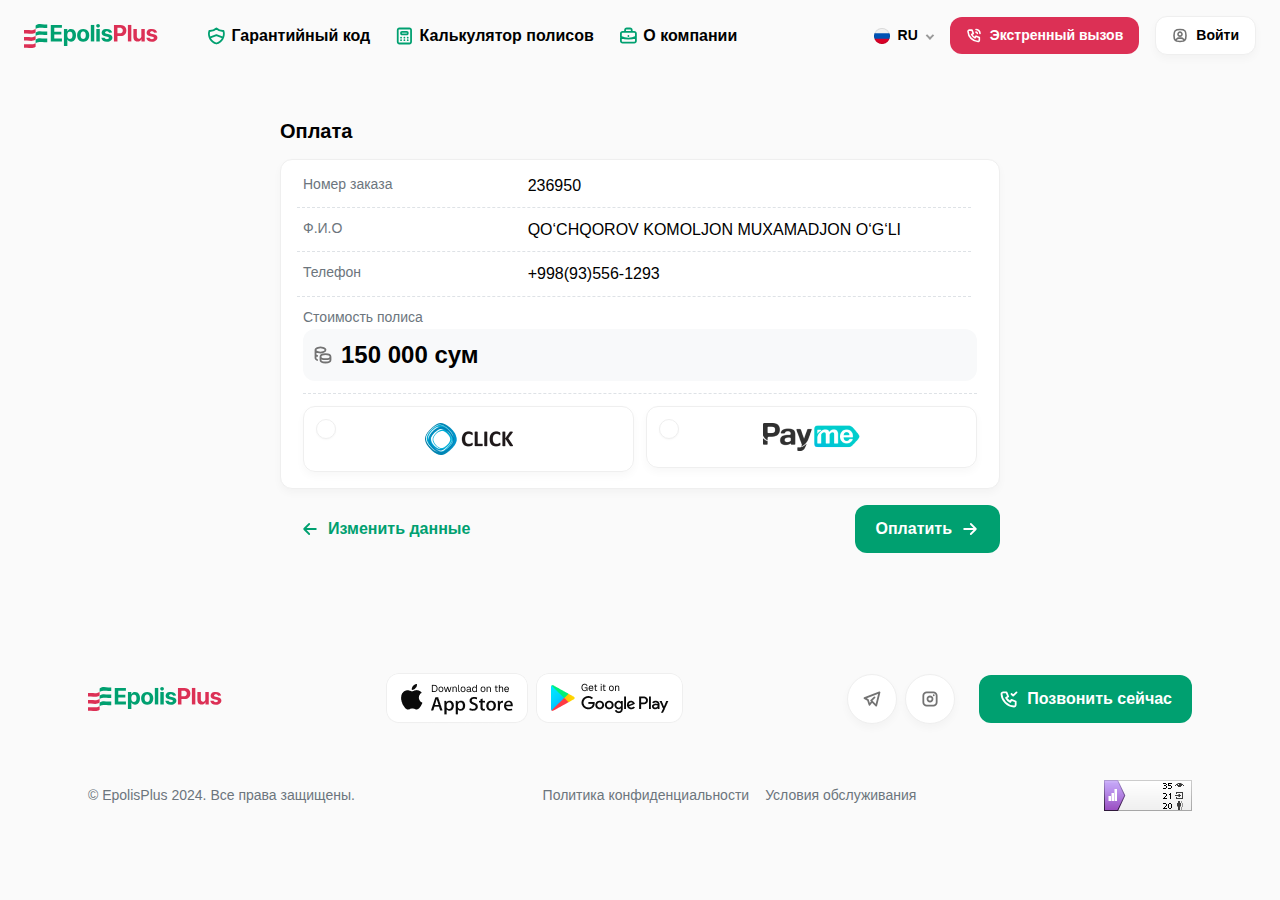
<file: pages/kasko/payment.html>
<!DOCTYPE html>
<html lang="en">
<head>
    <meta charset="UTF-8">
    <meta http-equiv="X-UA-Compatible" content="IE=edge">
    <meta name="viewport" content="width=device-width, initial-scale=1.0">
    <!--================ DESCRIPTION | Omonjon ================-->
    <meta name="description" content="EpolisPlus, Страховой компании в Узбекистан">

    <!--================ FAVICON | Omonjon ================-->
    <link rel="shortcut icon" href="../../assets/images/svg/favicon.svg" type="image/x-icon">

    <!--============== BOX ICONS CSS 2.1.4v | Omonjon ==============-->
    <link rel="stylesheet" href="../../assets/styles/boxicons.min.css">

    <!--============== SWIPER CSS 8.1.1v | Omonjon ==============-->
    <link rel="stylesheet" href="../../assets/styles/swiper-bundle.min.css">

    <!--================ BOOTSTRAP CSS 5.3v | Omonjon ===============-->
    <link rel="stylesheet" href="../../assets/styles/bootstrap.min.css">

    <!--================ STYLE CSS | Omonjon ================-->
    <link rel="stylesheet" href="../../assets/styles/main.css?v=1.6">
    <link rel="stylesheet" href="../../assets/styles/breakpoints.css?v=0.5">
    <link rel="stylesheet" href="../../assets/styles/policy.css?v=0.3">
    <title>КАСКО - Оплата</title>
</head>

<body>
<!--================ MENUS MODAL | Omonjon ================-->
<div class="offcanvas offcanvas-top m-2 primary-radius" style="" tabindex="-1" id="offcanvasTop"
     aria-labelledby="offcanvasTopLabel">
    <div class="offcanvas-header">
        <h5 class="offcanvas-title" id="offcanvasTopLabel"><img src="../../assets/images/svg/site-logo.svg" alt=""></h5>
        <button type="button"
                class="rounded-circle-mb primary-shadow border-0 d-flex align-items-center bg-white justify-content-center"
                data-bs-dismiss="offcanvas" aria-label="Close"><img src="../../assets/images/svg/x.svg" alt=""></button>
    </div>
    <div class="offcanvas-body overflow-y-visible pt-0">
        <ul class="d-flex flex-column align-items-center border-top-dashed pt-3 row-gap-3 mb-3 mb-sm-0">
            <li>
                <a class="fw-semibold text-black"
                   aria-current="page" href="#">
                    <img src="../../assets/images/svg/shield.svg" alt="">
                    Гарантийный код
                </a>
            </li>
            <li>
                <a class="fw-semibold text-black"
                   aria-current="page" href="#">
                    <img src="../../assets/images/svg/calculator.svg" alt="">
                    Калькулятор полисов
                </a>
            </li>
            <li>
                <a class="fw-regular text-black"
                   aria-current="page" href="#">
                    О нас
                </a>
            </li>
            <li>
                <a class="fw-regular text-black"
                   aria-current="page" href="#">
                    Как стать партнером
                </a>
            </li>
        </ul>
        <div class="d-sm-none d-flex align-items-center flex-column border-top-dashed pt-3">
            <div class="nav-item-top d-none dropdown">
                <!-- Language -->

                <a class="nav-link-sm d-flex align-items-center fw-semibold text-black column-gap-2 dropdown-toggle dropdown-arrow dropdown-toggle-not pe-3"
                   href="#" id="navbarDropdownLang" role="button" data-bs-toggle="dropdown"
                   aria-expanded="false">
                    <img src="../../assets/images/ru-flag.png" alt=""> RU
                </a>
                <ul class="dropdown-menu dropdown-transition rounded-3 p-2" aria-labelledby="navbarDropdownLang"
                    style="min-width: auto">
                    <li>
                        <a class="ru d-flex align-items-center column-gap-2 px-1 rounded-3 dropdown-item dropdown-item-language"
                           href="#"><img src="../../assets/images/en-flag.png" alt="">EN</a>
                    </li>
                    <li>
                        <a class="en d-flex align-items-center column-gap-2 px-1 rounded-3 dropdown-item dropdown-item-language"
                           href="#"><img src="../../assets/images/uz-flag.png" alt="">UZ</a>
                    </li>
                </ul>
                <!-- End Language -->
            </div>
            <a href="./pages/signIn.html"
               class="btn btn-white primary-radius mt-2 py-2 px-2 d-flex justify-content-center column-gap-2 w-100">
                <img src="../../assets/images/svg/user.svg" alt="" class="">
                <span class="text-black fs-8 fw-regular">Войти</span>
            </a>
        </div>
    </div>
</div>

<!--==================== HEADER | Omonjon ====================-->
<header class="header">
    <nav class="py-3" id="myHeader">
        <div class="d-flex align-items-center justify-content-between px-4">
            <a class="d-flex align-items-center column-gap-2 me-lg-3 me-xl-4 me-xxl-5 me-0" href="../../index.html"><img
                    alt="LOGO"
                    src="../../assets/images/svg/site-logo.svg"></a>
            <ul class="d-lg-flex d-none align-items-center column-gap-4 ms-0 ms-xl-4">
                <li class="nav-item">
                    <a class="fw-semibold text-black transition hover-link"
                       aria-current="page" href="#">
                        <img src="../../assets/images/svg/shield.svg" alt="">
                        Гарантийный код
                    </a>
                </li>
                <li class="nav-item">
                    <a class="fw-semibold text-black transition hover-link"
                       aria-current="page" href="#">
                        <img src="../../assets/images/svg/calculator.svg" alt="">
                        Калькулятор полисов
                    </a>
                </li>
                <li class="nav-item">
                    <a class="fw-semibold text-black transition hover-link"
                       aria-current="page" href="#">
                        <img src="../../assets/images/svg/briefcase.svg" alt="">
                        О компании
                    </a>
                </li>
            </ul>
            <div class="d-flex align-items-center column-gap-sm-3 column-gap-2 ms-auto">
                <div class="nav-item-top dropdown">
                    <!-- Language -->

                    <a class="nav-link-sm d-flex align-items-center fs-8 fw-semibold text-black column-gap-2 dropdown-toggle dropdown-arrow dropdown-toggle-not pe-3"
                       href="#" id="navbarDropdownLangTwo" role="button" data-bs-toggle="dropdown"
                       aria-expanded="false">
                        <img src="../../assets/images/ru-flag.png" alt=""> RU
                    </a>
                    <ul class="dropdown-menu dropdown-transition rounded-3 p-2" aria-labelledby="navbarDropdownLang"
                        style="min-width: auto">
                        <li>
                            <a class="ru fs-8 fw-semibold d-flex align-items-center transition column-gap-2 px-1 rounded-3 dropdown-item dropdown-item-language"
                               href="#"><img src="../../assets/images/en-flag.png" alt="">EN</a>
                        </li>
                        <li>
                            <a class="en fs-8 fw-semibold d-flex align-items-center transition column-gap-2 px-1 rounded-3 dropdown-item dropdown-item-language"
                               href="#"><img src="../../assets/images/uz-flag.png" alt="">UZ</a>
                        </li>
                    </ul>
                    <!-- End Language -->
                </div>
                <a href="../emergency.html"
                   class="btn transition btn-secondary transition primary-radius d-flex rounded-circle-mb column-gap-2 py-2 px-3">
                    <img src="../../assets/images/svg/phone.svg" alt="" class="">
                    <span class="d-none d-xl-block text-white fs-8 fw-bold">Экстренный вызов</span>
                </a>
                <a href="../signIn.html"
                   class="d-none d-sm-flex column-gap-2 rounded-circle-mb btn btn-white transition primary-radius py-2 px-3">
                    <img src="../../assets/images/svg/user.svg" alt="" class="">
                    <span class="d-none d-xl-block text-black fs-8 fw-semibold">Войти</span>
                </a>
            </div>
            <button type="button"
                    class="outline-none border-none bg-white primary-shadow rounded-circle-mb d-lg-none d-flex align-items-center justify-content-center py-2 px-3 ms-3"
                    data-bs-toggle="offcanvas" data-bs-target="#offcanvasTop" aria-controls="offcanvasTop">
                <img src="../../assets/images/svg/menu-burger.svg" style="width: 16px;" alt="">
            </button>
        </div>
    </nav>
</header>

<main>
    <!--==================== PAYMENT DETAILS | Omonjon ====================-->
    <section class="container-mini mt-md-5 mt-4 pb-5">
        <h5 class="text-black fs-5 fw-semibold mb-3">Оплата</h5>
        <div class="d-flex justify-content-center bg-white primary-radius primary-shadow primary-border w-100 pt-1 px-3 pb-3 mb-3">
            <div class="row w-100">
                <div class="col-12">
                    <div class="row py-12px border-bottom-dashed w-100">
                        <div class="col-sm-4 col-5">
                            <h6 class="text-light-emphasis fs-8">Номер заказа</h6>
                        </div>
                        <div class="col-sm-8 col-7">
                            <h5 class="fs-7 text-black">236950</h5>
                        </div>
                    </div>
                </div>
                <div class="col-12">
                    <div class="row py-12px border-bottom-dashed w-100">
                        <div class="col-sm-4 col-5">
                            <h6 class="text-light-emphasis fs-8">Ф.И.О</h6>
                        </div>
                        <div class="col-sm-8 col-7">
                            <h5 class="fs-7 text-black">QO‘CHQOROV KOMOLJON MUXAMADJON O‘G‘LI</h5>
                        </div>
                    </div>
                </div>
                <div class="col-12">
                    <div class="row py-12px border-bottom-dashed w-100">
                        <div class="col-sm-4 col-5">
                            <h6 class="text-light-emphasis fs-8">Телефон</h6>
                        </div>
                        <div class="col-sm-8 col-7">
                            <h5 class="fs-7 text-black">+998(93)556-1293</h5>
                        </div>
                    </div>
                </div>
                <div class="col-12">
                    <div class="d-flex flex-column py-12px border-bottom-dashed w-100">
                        <h5 class="text-light-emphasis fs-8 mb-1">Стоимость полиса</h5>
                        <p class="d-flex align-items-center column-gap-2 bg-light primary-radius text-black fw-semibold fs-4 pay-amount">
                            <img src="../../assets/images/svg/coin.svg" alt="">150 000 сум</p>
                    </div>
                </div>
                <div class="col-12 mt-2">
                    <div class="row row-gap-3 mt-1">
                        <div class="col-sm-6">
                            <label for="pay1" class="d-flex position-relative align-items-center justify-content-center p-3 payment-box primary-radius primary-shadow primary-border">
                                <input type="radio" name="pay-group" id="pay1">
                                <span class="radio-child"></span>
                                <img src="../../assets/images/click.png" alt="">
                            </label>
                        </div>
                        <div class="col-sm-6">
                            <label for="pay2" class="d-flex position-relative align-items-center justify-content-center p-3 payment-box primary-radius primary-shadow primary-border">
                                <input type="radio" name="pay-group" id="pay2">
                                <span class="radio-child"></span>
                                <img src="../../assets/images/payme.png" alt="">
                            </label>
                        </div>
                    </div>
                </div>
            </div>
        </div>
        <div class="row row-gap-3 mt-3">
            <div class="col-sm-6">
                <a href="calculate.html"
                   class="text-primary fw-semibold w-max-content fs-7 column-gap-2 d-flex justify-content-center align-items-center px-20px py-12px mx-auto mx-sm-0"><img
                        src="../../assets/images/svg/arrow-left-green.svg" alt="">Изменить данные</a>
            </div>
            <div class="col-sm-6">
                <a href=""
                   class="btn btn-primary primary-radius d-flex column-gap-2 align-items-center w-max-content justify-content-center fw-semibold ms-auto me-sm-0 me-auto py-12px px-20px">
                    Оплатить <img src="../../assets/images/svg/arrow-right-white.svg" alt=""></a>
            </div>
        </div>
    </section>
</main>

<!--================ FOOTER | Omonjon ================-->
<footer class="footer pt-5 mt-md-4 pb-4 bg-transparent">
    <div class="container">
        <div class="d-flex align-items-center justify-content-between flex-wrap flex-column flex-sm-row row-gap-4">
            <a href="../../index.html"><img src="../../assets/images/svg/site-logo.svg" alt=""></a>
            <div class="d-flex column-gap-2">
                <a href="#"><img src="../../assets/images/app-store.png" alt=""></a>
                <a href="#"><img src="../../assets/images/google-play.png" alt=""></a>
            </div>
            <div class="d-flex align-items-center column-gap-3 column-gap-sm-0">
                <a class="social-btn rounded-circle d-flex align-items-center justify-content-center btn-white transition me-sm-2"
                   href="#"><img src="../../assets/images/svg/telegram.svg" alt=""></a>
                <a class="social-btn rounded-circle d-flex align-items-center justify-content-center btn-white transition"
                   href="#"><img src="../../assets/images/svg/instagram.svg" alt=""></a>
                <a class="d-flex align-items-center column-gap-2 btn btn-primary transition primary-radius btn-footer ms-sm-4"
                   href="tel:+998900000000"><img class="" src="../../assets/images/svg/phone-check.svg" alt=""><span
                        class="d-none d-sm-block fs-7 fw-semibold">Позвонить сейчас</span></a>
            </div>
        </div>
        <div class="d-flex align-items-center justify-content-between flex-wrap flex-column flex-sm-row row-gap-4 mt-5 pt-lg-2">
            <div class="text-light-emphasis fs-8">© EpolisPlus 2024. Все права защищены.</div>
            <div class="d-flex align-items-center justify-content-center column-gap-3 row-gap-1 flex-wrap">
                <a href="#" class="text-light-emphasis fs-8">Политика конфиденциальности</a>
                <a href="#" class="text-light-emphasis fs-8">Условия обслуживания</a>
            </div>
            <img src="../../assets/images/metrika.png" alt="">
        </div>
    </div>
</footer>

<!--================ SCROLL UP | Omonjon ================-->
<a href="#" class="scroll_up" id="scroll-up">
    <i class="bx bx-up-arrow-alt"></i>
</a>

<!--================ JQUERY JS 3.6.3v | Omonjon ================-->
<script src="../../assets/script/jquery-3.6.3.js"></script>

<!--================ LOTTIE JS 7.7.7v | Omonjon ================-->
<script src="../../assets/script/lottie-player.js"></script>

<!--================ SWIPER JS 8.1.1v | Omonjon ================-->
<script src="../../assets/script/swiper-bundle.min.js"></script>

<!--================ BOOTSTRAP JS 5.3.1v | Omonjon ================-->
<script src="../../assets/script/bootstrap.bundle.min.js"></script>

<!--================ MAIN JS | Omonjon ================-->
<script src="../../assets/script/main.js?v=1.1"></script>
<script>
</script>
</body>
</html>
</file>
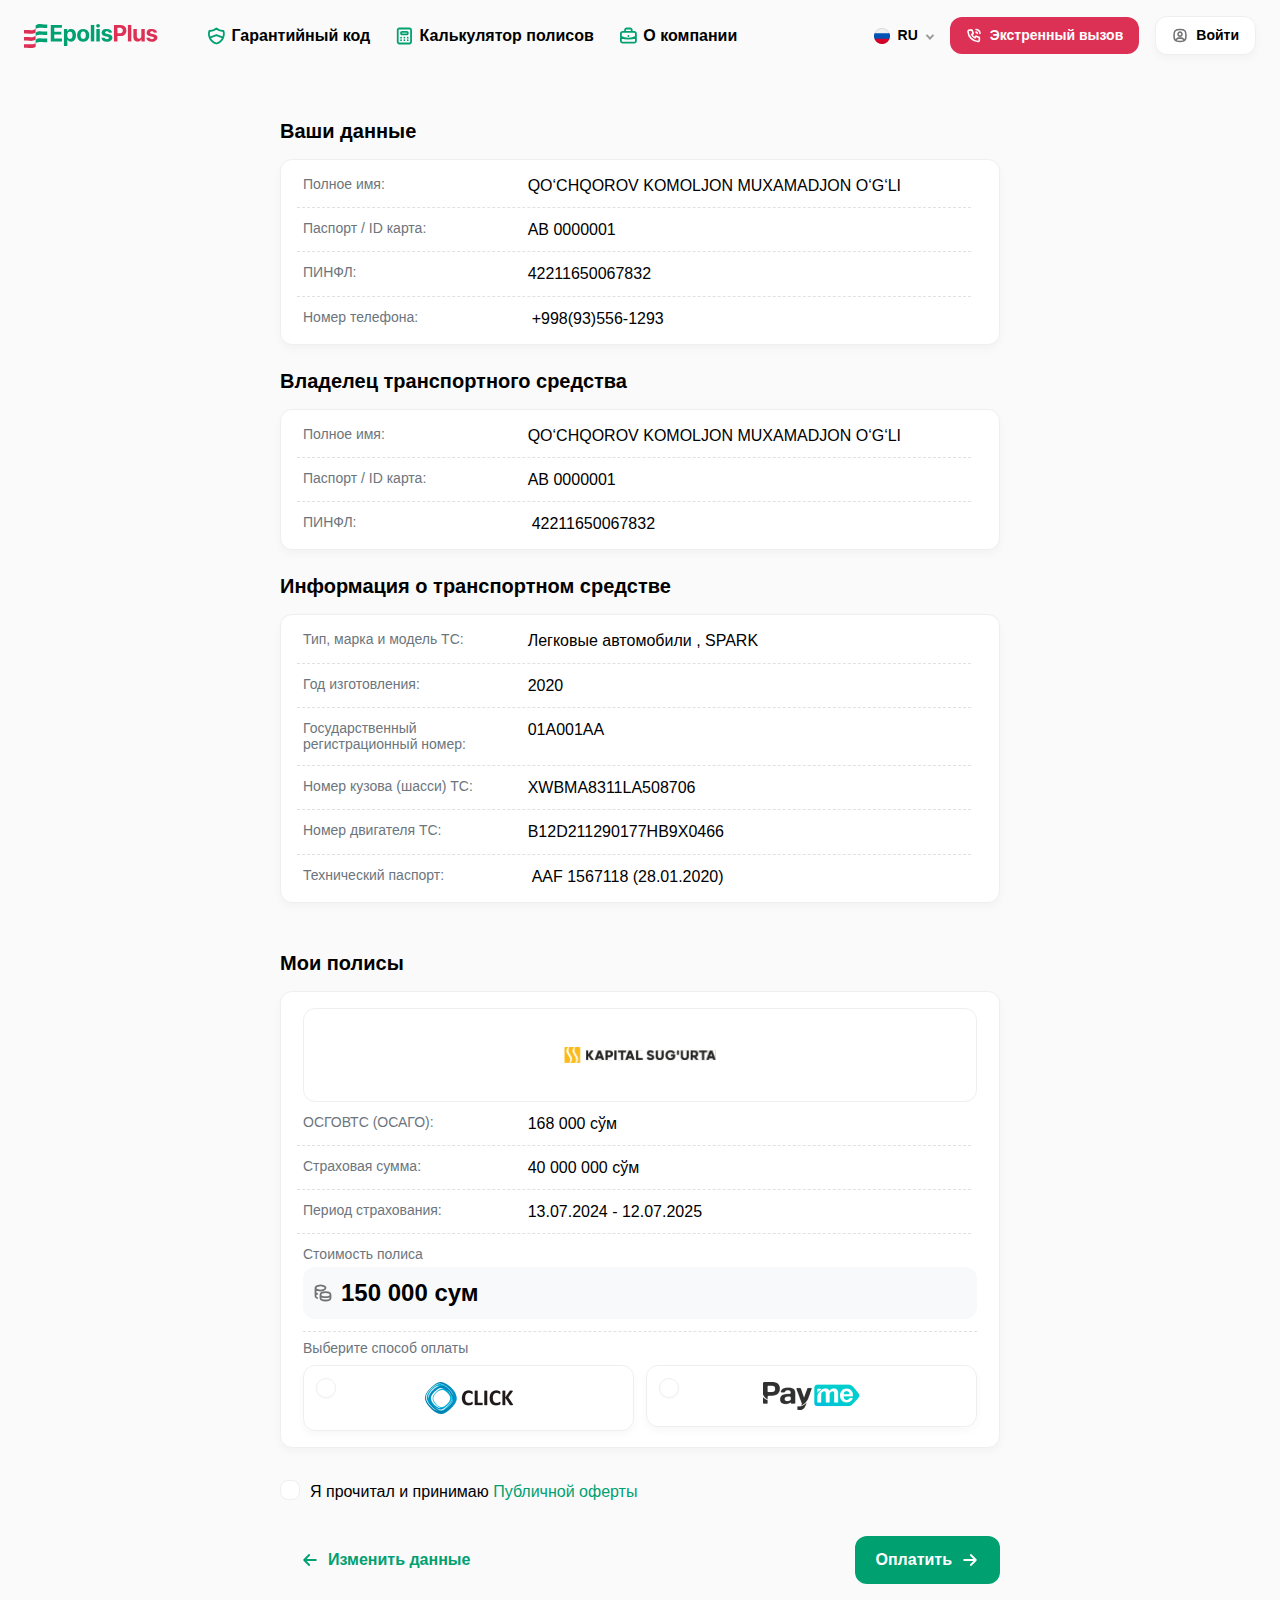
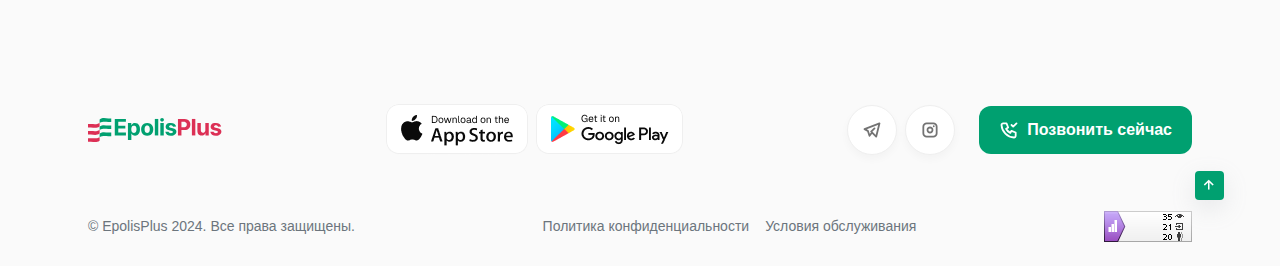
<file: pages/osago/approve.html>
<!DOCTYPE html>
<!DOCTYPE html>
<html lang="en">

<head>
    <meta charset="UTF-8">
    <meta http-equiv="X-UA-Compatible" content="IE=edge">
    <meta name="viewport" content="width=device-width, initial-scale=1.0">
    <!--================ DESCRIPTION | Omonjon ================-->
    <meta name="description" content="EpolisPlus, Страховой компании в Узбекистан">

    <!--================ FAVICON | Omonjon ================-->
    <link rel="shortcut icon" href="../../assets/images/svg/favicon.svg" type="image/x-icon">

    <!--============== BOX ICONS CSS 2.1.4v | Omonjon ==============-->
    <link rel="stylesheet" href="../../assets/styles/boxicons.min.css">

    <!--============== SWIPER CSS 8.1.1v | Omonjon ==============-->
    <link rel="stylesheet" href="../../assets/styles/swiper-bundle.min.css">

    <!--================ BOOTSTRAP CSS 5.3v | Omonjon ===============-->
    <link rel="stylesheet" href="../../assets/styles/bootstrap.min.css">

    <!--================ STYLE CSS | Omonjon ================-->
    <link rel="stylesheet" href="../../assets/styles/main.css?v=1.6">
    <link rel="stylesheet" href="../../assets/styles/breakpoints.css?v=0.5">
    <link rel="stylesheet" href="../../assets/styles/policy.css?v=0.3">
    <title>КАСКО - Подтвердить данные</title>
</head>
<body>
<!--================ MENUS MODAL | Omonjon ================-->
<div class="offcanvas offcanvas-top m-2 primary-radius" style="" tabindex="-1" id="offcanvasTop"
     aria-labelledby="offcanvasTopLabel">
    <div class="offcanvas-header">
        <h5 class="offcanvas-title" id="offcanvasTopLabel"><img src="../../assets/images/svg/site-logo.svg" alt=""></h5>
        <button type="button"
                class="rounded-circle-mb primary-shadow border-0 d-flex align-items-center bg-white justify-content-center"
                data-bs-dismiss="offcanvas" aria-label="Close"><img src="../../assets/images/svg/x.svg" alt=""></button>
    </div>
    <div class="offcanvas-body overflow-y-visible pt-0">
        <ul class="d-flex flex-column align-items-center border-top-dashed pt-3 row-gap-3 mb-3 mb-sm-0">
            <li>
                <a class="fw-semibold text-black"
                   aria-current="page" href="#">
                    <img src="../../assets/images/svg/shield.svg" alt="">
                    Гарантийный код
                </a>
            </li>
            <li>
                <a class="fw-semibold text-black"
                   aria-current="page" href="#">
                    <img src="../../assets/images/svg/calculator.svg" alt="">
                    Калькулятор полисов
                </a>
            </li>
            <li>
                <a class="fw-regular text-black"
                   aria-current="page" href="#">
                    О нас
                </a>
            </li>
            <li>
                <a class="fw-regular text-black"
                   aria-current="page" href="#">
                    Как стать партнером
                </a>
            </li>
        </ul>
        <div class="d-sm-none d-flex align-items-center flex-column border-top-dashed pt-3">
            <div class="nav-item-top d-none dropdown">
                <!-- Language -->

                <a class="nav-link-sm d-flex align-items-center fw-semibold text-black column-gap-2 dropdown-toggle dropdown-arrow dropdown-toggle-not pe-3"
                   href="#" id="navbarDropdownLang" role="button" data-bs-toggle="dropdown"
                   aria-expanded="false">
                    <img src="../../assets/images/ru-flag.png" alt=""> RU
                </a>
                <ul class="dropdown-menu dropdown-transition rounded-3 p-2" aria-labelledby="navbarDropdownLang"
                    style="min-width: auto">
                    <li>
                        <a class="ru d-flex align-items-center column-gap-2 px-1 rounded-3 dropdown-item dropdown-item-language"
                           href="#"><img src="../../assets/images/en-flag.png" alt="">EN</a>
                    </li>
                    <li>
                        <a class="en d-flex align-items-center column-gap-2 px-1 rounded-3 dropdown-item dropdown-item-language"
                           href="#"><img src="../../assets/images/uz-flag.png" alt="">UZ</a>
                    </li>
                </ul>
                <!-- End Language -->
            </div>
            <a href="../signIn.html"
               class="btn btn-white primary-radius mt-2 py-2 px-2 d-flex justify-content-center column-gap-2 w-100">
                <img src="../../assets/images/svg/user.svg" alt="" class="">
                <span class="text-black fs-8 fw-regular">Войти</span>
            </a>
        </div>
    </div>
</div>

<!--==================== HEADER | Omonjon ====================-->
<header class="header">
    <nav class="py-3" id="myHeader">
        <div class="d-flex align-items-center justify-content-between px-4">
            <a class="d-flex align-items-center column-gap-2 me-lg-3 me-xl-4 me-xxl-5 me-0" href="../../index.html"><img
                    alt="LOGO"
                    src="../../assets/images/svg/site-logo.svg"></a>
            <ul class="d-lg-flex d-none align-items-center column-gap-4 ms-0 ms-xl-4">
                <li class="nav-item">
                    <a class="fw-semibold text-black transition hover-link"
                       aria-current="page" href="#">
                        <img src="../../assets/images/svg/shield.svg" alt="">
                        Гарантийный код
                    </a>
                </li>
                <li class="nav-item">
                    <a class="fw-semibold text-black transition hover-link"
                       aria-current="page" href="#">
                        <img src="../../assets/images/svg/calculator.svg" alt="">
                        Калькулятор полисов
                    </a>
                </li>
                <li class="nav-item">
                    <a class="fw-semibold text-black transition hover-link"
                       aria-current="page" href="#">
                        <img src="../../assets/images/svg/briefcase.svg" alt="">
                        О компании
                    </a>
                </li>
            </ul>
            <div class="d-flex align-items-center column-gap-sm-3 column-gap-2 ms-auto">
                <div class="nav-item-top dropdown">
                    <!-- Language -->

                    <a class="nav-link-sm d-flex align-items-center fs-8 fw-semibold text-black column-gap-2 dropdown-toggle dropdown-arrow dropdown-toggle-not pe-3"
                       href="#" id="navbarDropdownLangTwo" role="button" data-bs-toggle="dropdown"
                       aria-expanded="false">
                        <img src="../../assets/images/ru-flag.png" alt=""> RU
                    </a>
                    <ul class="dropdown-menu dropdown-transition rounded-3 p-2" aria-labelledby="navbarDropdownLang"
                        style="min-width: auto">
                        <li>
                            <a class="ru fs-8 fw-semibold d-flex align-items-center transition column-gap-2 px-1 rounded-3 dropdown-item dropdown-item-language"
                               href="#"><img src="../../assets/images/en-flag.png" alt="">EN</a>
                        </li>
                        <li>
                            <a class="en fs-8 fw-semibold d-flex align-items-center transition column-gap-2 px-1 rounded-3 dropdown-item dropdown-item-language"
                               href="#"><img src="../../assets/images/uz-flag.png" alt="">UZ</a>
                        </li>
                    </ul>
                    <!-- End Language -->
                </div>
                <a href="../emergency.html"
                   class="btn transition btn-secondary transition primary-radius d-flex rounded-circle-mb column-gap-2 py-2 px-3">
                    <img src="../../assets/images/svg/phone.svg" alt="" class="">
                    <span class="d-none d-xl-block text-white fs-8 fw-bold">Экстренный вызов</span>
                </a>
                <a href="../signIn.html"
                   class="d-none d-sm-flex column-gap-2 rounded-circle-mb btn btn-white transition primary-radius py-2 px-3">
                    <img src="../../assets/images/svg/user.svg" alt="" class="">
                    <span class="d-none d-xl-block text-black fs-8 fw-semibold">Войти</span>
                </a>
            </div>
            <button type="button"
                    class="outline-none border-none bg-white primary-shadow rounded-circle-mb d-lg-none d-flex align-items-center justify-content-center py-2 px-3 ms-3"
                    data-bs-toggle="offcanvas" data-bs-target="#offcanvasTop" aria-controls="offcanvasTop">
                <img src="../../assets/images/svg/menu-burger.svg" style="width: 16px;" alt="">
            </button>
        </div>
    </nav>
</header>

<main>
    <!--==================== INS DETAILS | Omonjon ====================-->
    <section class="container-mini mt-md-5 mt-4 pb-2">
        <h5 class="text-black fs-5 fw-semibold mb-3">Ваши данные</h5>
        <div class="d-flex justify-content-center bg-white primary-radius primary-shadow primary-border w-100 py-1 px-3 mb-3 mb-2">
            <div class="row w-100">
                <div class="col-12">
                    <div class="row py-12px border-bottom-dashed w-100">
                        <div class="col-sm-4 col-5">
                            <h6 class="text-light-emphasis fs-8">Полное имя:</h6>
                        </div>
                        <div class="col-sm-8 col-7">
                            <h5 class="fs-7 text-black">QO‘CHQOROV KOMOLJON MUXAMADJON O‘G‘LI</h5>
                        </div>
                    </div>
                </div>
                <div class="col-12">
                    <div class="row py-12px border-bottom-dashed w-100">
                        <div class="col-sm-4 col-5">
                            <h6 class="text-light-emphasis fs-8">Паспорт / ID карта:</h6>
                        </div>
                        <div class="col-sm-8 col-7">
                            <h5 class="fs-7 text-black">AB 0000001</h5>
                        </div>
                    </div>
                </div>
                <div class="col-12">
                    <div class="row py-12px border-bottom-dashed w-100">
                        <div class="col-sm-4 col-5">
                            <h6 class="text-light-emphasis fs-8">ПИНФЛ:</h6>
                        </div>
                        <div class="col-sm-8 col-7">
                            <h5 class="fs-7 text-black">42211650067832</h5>
                        </div>
                    </div>
                </div>
                <div class="col-12">
                    <div class="row py-12px">
                        <div class="col-sm-4 col-5">
                            <h6 class="text-light-emphasis fs-8">Номер телефона:</h6>
                        </div>
                        <div class="col-sm-8 col-7">
                            <h5 class="fs-7 text-black">+998(93)556-1293</h5>
                        </div>
                    </div>
                </div>
            </div>
        </div>
        <h5 class="text-black fs-5 fw-semibold mt-4 mb-3">Владелец транспортного средства</h5>
        <div class="d-flex justify-content-center bg-white primary-radius primary-shadow primary-border w-100 py-1 px-3 mb-3">
            <div class="row w-100">
                <div class="col-12">
                    <div class="row py-12px border-bottom-dashed w-100">
                        <div class="col-sm-4 col-5">
                            <h6 class="text-light-emphasis fs-8">Полное имя:</h6>
                        </div>
                        <div class="col-sm-8 col-7">
                            <h5 class="fs-7 text-black">QO‘CHQOROV KOMOLJON MUXAMADJON O‘G‘LI</h5>
                        </div>
                    </div>
                </div>
                <div class="col-12">
                    <div class="row py-12px border-bottom-dashed w-100">
                        <div class="col-sm-4 col-5">
                            <h6 class="text-light-emphasis fs-8">Паспорт / ID карта:</h6>
                        </div>
                        <div class="col-sm-8 col-7">
                            <h5 class="fs-7 text-black">AB 0000001</h5>
                        </div>
                    </div>
                </div>
                <div class="col-12">
                    <div class="row py-12px">
                        <div class="col-sm-4 col-5">
                            <h6 class="text-light-emphasis fs-8">ПИНФЛ:</h6>
                        </div>
                        <div class="col-sm-8 col-7">
                            <h5 class="fs-7 text-black">42211650067832</h5>
                        </div>
                    </div>
                </div>
            </div>
        </div>
        <h5 class="text-black fs-5 fw-semibold mt-4 mb-3">Информация о транспортном средстве</h5>
        <div class="d-flex justify-content-center bg-white primary-radius primary-shadow primary-border w-100 mb-3 py-1 px-3 mb-3">
            <div class="row w-100">
                <div class="col-12">
                    <div class="row py-12px border-bottom-dashed w-100">
                        <div class="col-sm-4 col-5">
                            <h6 class="text-light-emphasis fs-8">Тип, марка и модель ТС:</h6>
                        </div>
                        <div class="col-sm-8 col-7">
                            <h5 class="fs-7 text-black">Легковые автомобили , SPARK</h5>
                        </div>
                    </div>
                </div>
                <div class="col-12">
                    <div class="row py-12px border-bottom-dashed w-100">
                        <div class="col-sm-4 col-5">
                            <h6 class="text-light-emphasis fs-8">Год изготовления:</h6>
                        </div>
                        <div class="col-sm-8 col-7">
                            <h5 class="fs-7 text-black">2020</h5>
                        </div>
                    </div>
                </div>
                <div class="col-12">
                    <div class="row py-12px border-bottom-dashed w-100">
                        <div class="col-sm-4 col-5">
                            <h6 class="text-light-emphasis fs-8">Государственный регистрационный номер:</h6>
                        </div>
                        <div class="col-sm-8 col-7">
                            <h5 class="fs-7 text-black">01A001AA</h5>
                        </div>
                    </div>
                </div>
                <div class="col-12">
                    <div class="row py-12px border-bottom-dashed w-100">
                        <div class="col-sm-4 col-5">
                            <h6 class="text-light-emphasis fs-8">Номер кузова (шасси) ТС:</h6>
                        </div>
                        <div class="col-sm-8 col-7">
                            <h5 class="fs-7 text-black">XWBMA8311LA508706</h5>
                        </div>
                    </div>
                </div>
                <div class="col-12">
                    <div class="row py-12px border-bottom-dashed w-100">
                        <div class="col-sm-4 col-5">
                            <h6 class="text-light-emphasis fs-8">Номер двигателя ТС:</h6>
                        </div>
                        <div class="col-sm-8 col-7">
                            <h5 class="fs-7 text-black">B12D211290177HB9X0466</h5>
                        </div>
                    </div>
                </div>
                <div class="col-12">
                    <div class="row py-12px">
                        <div class="col-sm-4 col-5">
                            <h6 class="text-light-emphasis fs-8">Технический паспорт:</h6>
                        </div>
                        <div class="col-sm-8 col-7">
                            <h5 class="fs-7 text-black">AAF 1567118 (28.01.2020)</h5>
                        </div>
                    </div>
                </div>
            </div>
        </div>
    </section>

    <!--==================== PAYMENT DETAILS | Omonjon ====================-->
    <section class="container-mini mt-4 pb-5">
        <h5 class="text-black fs-5 fw-semibold mb-3">Мои полисы</h5>
        <div class="d-flex justify-content-center bg-white primary-radius primary-shadow primary-border w-100 p-3 mb-3">
            <div class="row w-100">
                <div class="col-12">
                    <div class="d-flex align-items-center justify-content-center primary-radius primary-border payment-brand p-3">
                        <img src="../../assets/images/svg/partner2.svg" class="object-fit-contain" alt="">
                    </div>
                </div>
                <div class="col-12">
                    <div class="row py-12px border-bottom-dashed w-100">
                        <div class="col-sm-4 col-5">
                            <h6 class="text-light-emphasis fs-8">ОСГОВТС (ОСАГО):</h6>
                        </div>
                        <div class="col-sm-8 col-7">
                            <h5 class="fs-7 text-black">168 000 сўм</h5>
                        </div>
                    </div>
                </div>
                <div class="col-12">
                    <div class="row py-12px border-bottom-dashed w-100">
                        <div class="col-sm-4 col-5">
                            <h6 class="text-light-emphasis fs-8">Страховая сумма:</h6>
                        </div>
                        <div class="col-sm-8 col-7">
                            <h5 class="fs-7 text-black">40 000 000 сўм</h5>
                        </div>
                    </div>
                </div>
                <div class="col-12">
                    <div class="row py-12px border-bottom-dashed w-100">
                        <div class="col-sm-4 col-5">
                            <h6 class="text-light-emphasis fs-8">Период страхования:</h6>
                        </div>
                        <div class="col-sm-8 col-7">
                            <h5 class="fs-7 text-black">13.07.2024 - 12.07.2025</h5>
                        </div>
                    </div>
                </div>
                <div class="col-12">
                    <div class="d-flex flex-column py-12px border-bottom-dashed w-100">
                        <h5 class="text-light-emphasis fs-8 mb-1">Стоимость полиса</h5>
                        <p class="d-flex align-items-center column-gap-2 bg-light primary-radius text-black fw-semibold fs-4 pay-amount">
                            <img src="../../assets/images/svg/coin.svg" alt="">150 000 сум</p>
                    </div>
                </div>
                <div class="col-12 mt-2">
                    <h4 class="text-light-emphasis fs-8 mb-2">Выберите способ оплаты</h4>
                    <div class="row row-gap-3 mt-1">
                        <div class="col-sm-6">
                            <label for="pay1"
                                   class="d-flex position-relative align-items-center justify-content-center p-3 payment-box primary-radius primary-shadow primary-border">
                                <input type="radio" name="pay-group" id="pay1">
                                <span class="radio-child"></span>
                                <img src="../../assets/images/click.png" alt="">
                            </label>
                        </div>
                        <div class="col-sm-6">
                            <label for="pay2"
                                   class="d-flex position-relative align-items-center justify-content-center p-3 payment-box primary-radius primary-shadow primary-border">
                                <input type="radio" name="pay-group" id="pay2">
                                <span class="radio-child"></span>
                                <img src="../../assets/images/payme.png" alt="">
                            </label>
                        </div>
                    </div>
                </div>
            </div>
        </div>
        <div class="row row-gap-3">
            <div class="col-12 py-3">
                <div class="d-flex align-items-center justify-content-start">
                    <input id="rememberMe" class="" type="checkbox" name="rememberMe">
                    <label for="rememberMe" class="fs-7 text-black checkbox-label">Я прочитал и принимаю <a href="#"
                                                                                                            class="text-primary fs-7"></a><a
                            href="#" class="text-primary">Публичной оферты</a></label>
                </div>
            </div>
            <div class="col-sm-6">
                <a href="calculate.html"
                   class="text-primary fw-semibold w-max-content fs-7 column-gap-2 d-flex justify-content-center align-items-center px-20px py-12px mx-auto mx-sm-0"><img
                        src="../../assets/images/svg/arrow-left-green.svg" alt="">Изменить данные</a>
            </div>
            <div class="col-sm-6">
                <a href=""
                   class="btn btn-primary primary-radius d-flex column-gap-2 align-items-center w-max-content justify-content-center fw-semibold ms-auto me-sm-0 me-auto py-12px px-20px">
                    Оплатить <img src="../../assets/images/svg/arrow-right-white.svg" alt=""></a>
            </div>
        </div>
    </section>
</main>

<!--================ FOOTER | Omonjon ================-->
<footer class="footer pt-5 mt-md-4 pb-4 bg-transparent">
    <div class="container">
        <div class="d-flex align-items-center justify-content-between flex-wrap flex-column flex-sm-row row-gap-4">
            <a href="../../index.html"><img src="../../assets/images/svg/site-logo.svg" alt=""></a>
            <div class="d-flex column-gap-2">
                <a href="#"><img src="../../assets/images/app-store.png" alt=""></a>
                <a href="#"><img src="../../assets/images/google-play.png" alt=""></a>
            </div>
            <div class="d-flex align-items-center column-gap-3 column-gap-sm-0">
                <a class="social-btn rounded-circle d-flex align-items-center justify-content-center btn-white transition me-sm-2"
                   href="#"><img src="../../assets/images/svg/telegram.svg" alt=""></a>
                <a class="social-btn rounded-circle d-flex align-items-center justify-content-center btn-white transition"
                   href="#"><img src="../../assets/images/svg/instagram.svg" alt=""></a>
                <a class="d-flex align-items-center column-gap-2 btn btn-primary transition primary-radius btn-footer ms-sm-4"
                   href="tel:+998900000000"><img class="" src="../../assets/images/svg/phone-check.svg" alt=""><span
                        class="d-none d-sm-block fs-7 fw-semibold">Позвонить сейчас</span></a>
            </div>
        </div>
        <div class="d-flex align-items-center justify-content-between flex-wrap flex-column flex-sm-row row-gap-4 mt-5 pt-lg-2">
            <div class="text-light-emphasis fs-8">© EpolisPlus 2024. Все права защищены.</div>
            <div class="d-flex align-items-center justify-content-center column-gap-3 row-gap-1 flex-wrap">
                <a href="#" class="text-light-emphasis fs-8">Политика конфиденциальности</a>
                <a href="#" class="text-light-emphasis fs-8">Условия обслуживания</a>
            </div>
            <img src="../../assets/images/metrika.png" alt="">
        </div>
    </div>
</footer>

<!--================ SCROLL UP | Omonjon ================-->
<a href="#" class="scroll_up" id="scroll-up">
    <i class="bx bx-up-arrow-alt"></i>
</a>

<!--================ JQUERY JS 3.6.3v | Omonjon ================-->
<script src="../../assets/script/jquery-3.6.3.js"></script>

<!--================ LOTTIE JS 7.7.7v | Omonjon ================-->
<script src="../../assets/script/lottie-player.js"></script>

<!--================ SWIPER JS 8.1.1v | Omonjon ================-->
<script src="../../assets/script/swiper-bundle.min.js"></script>

<!--================ BOOTSTRAP JS 5.3.1v | Omonjon ================-->
<script src="../../assets/script/bootstrap.bundle.min.js"></script>

<!--================ MAIN JS | Omonjon ================-->
<script src="../../assets/script/main.js?v=1.1"></script>
<script>
</script>
</body>
</html>
</file>
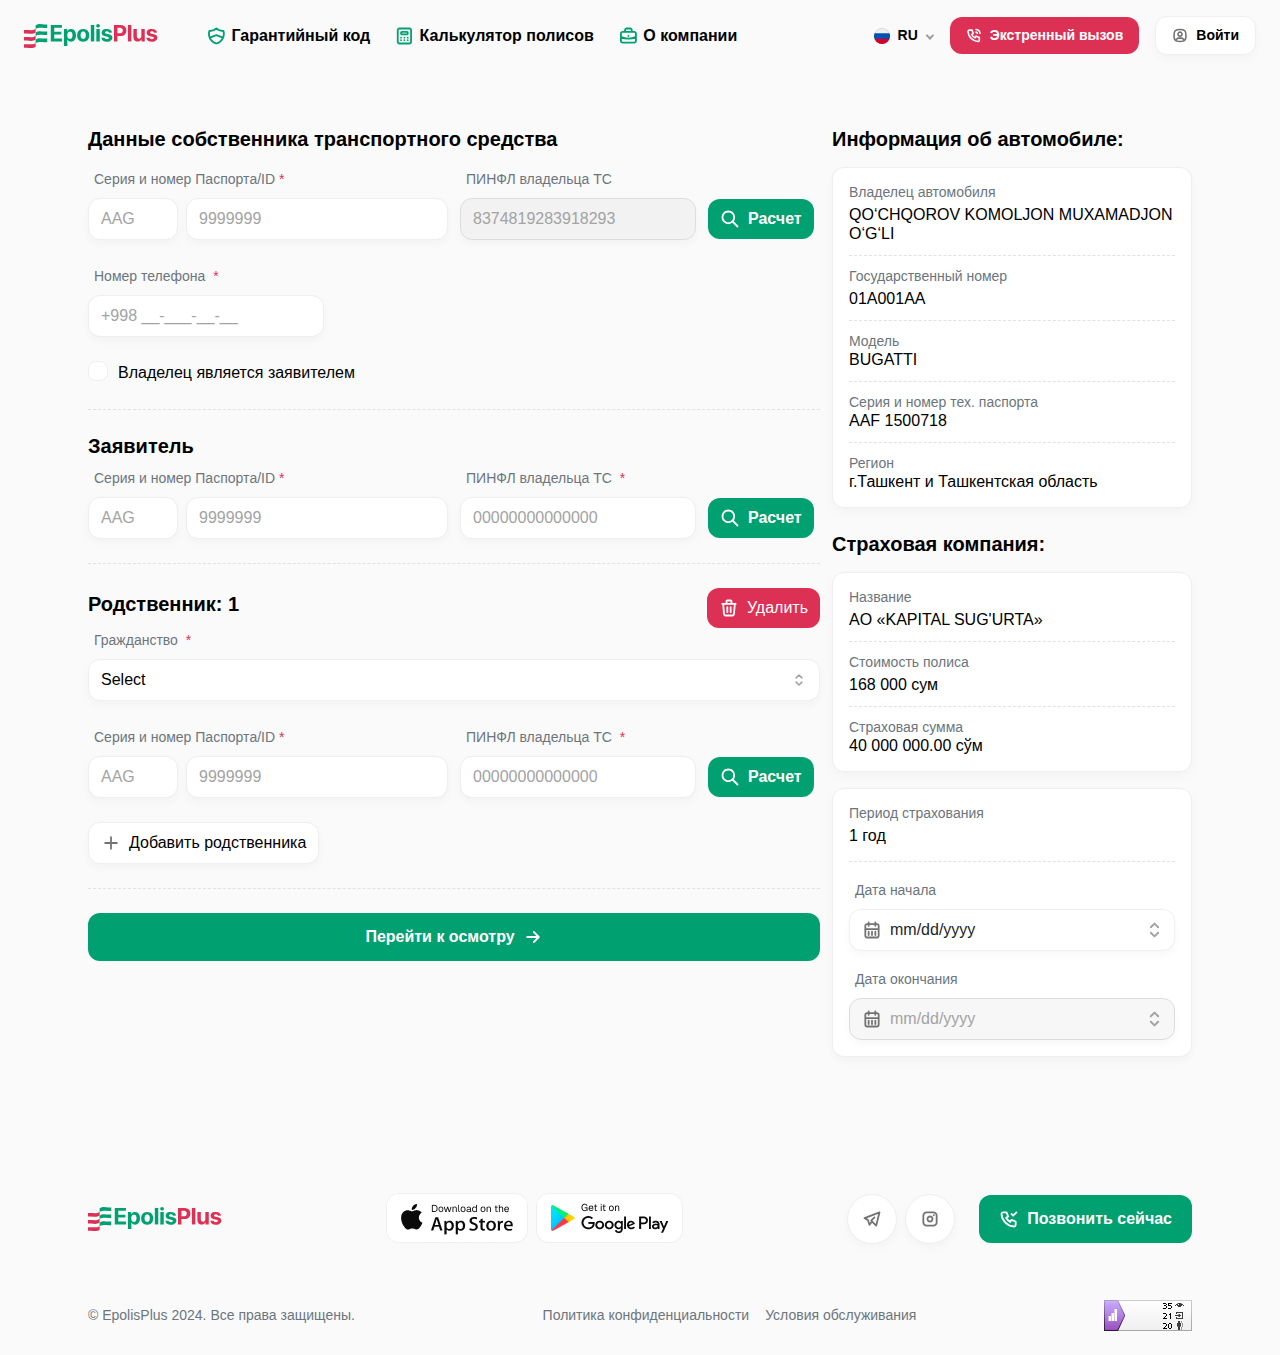
<file: pages/osago/calculate.html>
<!DOCTYPE html>
<html lang="en">

<head>
    <meta charset="UTF-8">
    <meta http-equiv="X-UA-Compatible" content="IE=edge">
    <meta name="viewport" content="width=device-width, initial-scale=1.0">
    <!--================ DESCRIPTION | Omonjon ================-->
    <meta name="description" content="EpolisPlus, Страховой компании в Узбекистан">

    <!--================ FAVICON | Omonjon ================-->
    <link rel="shortcut icon" href="../../assets/images/svg/favicon.svg" type="image/x-icon">

    <!--============== BOX ICONS CSS 2.1.4v | Omonjon ==============-->
    <link rel="stylesheet" href="../../assets/styles/boxicons.min.css">

    <!--============== SWIPER CSS 8.1.1v | Omonjon ==============-->
    <link rel="stylesheet" href="../../assets/styles/swiper-bundle.min.css">

    <!--================ BOOTSTRAP CSS 5.3v | Omonjon ===============-->
    <link rel="stylesheet" href="../../assets/styles/bootstrap.min.css">

    <!--================ STYLE CSS | Omonjon ================-->
    <link rel="stylesheet" href="../../assets/styles/main.css?v=1.5">
    <link rel="stylesheet" href="../../assets/styles/breakpoints.css?v=0.5">
    <link rel="stylesheet" href="../../assets/styles/policy.css?v=0.3">
    <title>ОСАГО - Купить</title>
</head>
<body>
<!--================ MENUS MODAL | Omonjon ================-->
<div class="offcanvas offcanvas-top m-2 primary-radius" style="" tabindex="-1" id="offcanvasTop"
     aria-labelledby="offcanvasTopLabel">
    <div class="offcanvas-header">
        <h5 class="offcanvas-title" id="offcanvasTopLabel"><img src="../../assets/images/svg/site-logo.svg" alt=""></h5>
        <button type="button"
                class="rounded-circle-mb primary-shadow border-0 d-flex align-items-center bg-white justify-content-center"
                data-bs-dismiss="offcanvas" aria-label="Close"><img src="../../assets/images/svg/x.svg" alt=""></button>
    </div>
    <div class="offcanvas-body overflow-y-visible pt-0">
        <ul class="d-flex flex-column align-items-center border-top-dashed pt-3 row-gap-3 mb-3 mb-sm-0">
            <li>
                <a class="fw-semibold text-black"
                   aria-current="page" href="#">
                    <img src="../../assets/images/svg/shield.svg" alt="">
                    Гарантийный код
                </a>
            </li>
            <li>
                <a class="fw-semibold text-black"
                   aria-current="page" href="#">
                    <img src="../../assets/images/svg/calculator.svg" alt="">
                    Калькулятор полисов
                </a>
            </li>
            <li>
                <a class="fw-regular text-black"
                   aria-current="page" href="#">
                    О нас
                </a>
            </li>
            <li>
                <a class="fw-regular text-black"
                   aria-current="page" href="#">
                    Как стать партнером
                </a>
            </li>
        </ul>
        <div class="d-sm-none d-flex align-items-center flex-column border-top-dashed pt-3">
            <div class="nav-item-top d-none dropdown">
                <!-- Language -->

                <a class="nav-link-sm d-flex align-items-center fw-semibold text-black column-gap-2 dropdown-toggle dropdown-arrow dropdown-toggle-not pe-3"
                   href="#" id="navbarDropdownLang" role="button" data-bs-toggle="dropdown"
                   aria-expanded="false">
                    <img src="../../assets/images/ru-flag.png" alt=""> RU
                </a>
                <ul class="dropdown-menu dropdown-transition rounded-3 p-2" aria-labelledby="navbarDropdownLang"
                    style="min-width: auto">
                    <li>
                        <a class="ru d-flex align-items-center column-gap-2 px-1 rounded-3 dropdown-item dropdown-item-language"
                           href="#"><img src="../../assets/images/en-flag.png" alt="">EN</a>
                    </li>
                    <li>
                        <a class="en d-flex align-items-center column-gap-2 px-1 rounded-3 dropdown-item dropdown-item-language"
                           href="#"><img src="../../assets/images/uz-flag.png" alt="">UZ</a>
                    </li>
                </ul>
                <!-- End Language -->
            </div>
            <a href="../signIn.html"
               class="btn btn-white primary-radius mt-2 py-2 px-2 d-flex justify-content-center column-gap-2 w-100">
                <img src="../../assets/images/svg/user.svg" alt="" class="">
                <span class="text-black fs-8 fw-regular">Войти</span>
            </a>
        </div>
    </div>
</div>

<!--==================== HEADER | Omonjon ====================-->
<header class="header">
    <nav class="py-3" id="myHeader">
        <div class="d-flex align-items-center justify-content-between px-4">
            <a class="d-flex align-items-center column-gap-2 me-lg-3 me-xl-4 me-xxl-5 me-0" href="../../index.html"><img
                    alt="LOGO"
                    src="../../assets/images/svg/site-logo.svg"></a>
            <ul class="d-lg-flex d-none align-items-center column-gap-4 ms-0 ms-xl-4">
                <li class="nav-item">
                    <a class="fw-semibold text-black transition hover-link"
                       aria-current="page" href="#">
                        <img src="../../assets/images/svg/shield.svg" alt="">
                        Гарантийный код
                    </a>
                </li>
                <li class="nav-item">
                    <a class="fw-semibold text-black transition hover-link"
                       aria-current="page" href="#">
                        <img src="../../assets/images/svg/calculator.svg" alt="">
                        Калькулятор полисов
                    </a>
                </li>
                <li class="nav-item">
                    <a class="fw-semibold text-black transition hover-link"
                       aria-current="page" href="#">
                        <img src="../../assets/images/svg/briefcase.svg" alt="">
                        О компании
                    </a>
                </li>
            </ul>
            <div class="d-flex align-items-center column-gap-sm-3 column-gap-2 ms-auto">
                <div class="nav-item-top dropdown">
                    <!-- Language -->

                    <a class="nav-link-sm d-flex align-items-center fs-8 fw-semibold text-black column-gap-2 dropdown-toggle dropdown-arrow dropdown-toggle-not pe-3"
                       href="#" id="navbarDropdownLangTwo" role="button" data-bs-toggle="dropdown"
                       aria-expanded="false">
                        <img src="../../assets/images/ru-flag.png" alt=""> RU
                    </a>
                    <ul class="dropdown-menu dropdown-transition rounded-3 p-2" aria-labelledby="navbarDropdownLang"
                        style="min-width: auto">
                        <li>
                            <a class="ru fs-8 fw-semibold d-flex align-items-center transition column-gap-2 px-1 rounded-3 dropdown-item dropdown-item-language"
                               href="#"><img src="../../assets/images/en-flag.png" alt="">EN</a>
                        </li>
                        <li>
                            <a class="en fs-8 fw-semibold d-flex align-items-center transition column-gap-2 px-1 rounded-3 dropdown-item dropdown-item-language"
                               href="#"><img src="../../assets/images/uz-flag.png" alt="">UZ</a>
                        </li>
                    </ul>
                    <!-- End Language -->
                </div>
                <a href="../emergency.html"
                   class="btn transition btn-secondary transition primary-radius d-flex rounded-circle-mb column-gap-2 py-2 px-3">
                    <img src="../../assets/images/svg/phone.svg" alt="" class="">
                    <span class="d-none d-xl-block text-white fs-8 fw-bold">Экстренный вызов</span>
                </a>
                <a href="../signIn.html"
                   class="d-none d-sm-flex column-gap-2 rounded-circle-mb btn btn-white transition primary-radius py-2 px-3">
                    <img src="../../assets/images/svg/user.svg" alt="" class="">
                    <span class="d-none d-xl-block text-black fs-8 fw-semibold">Войти</span>
                </a>
            </div>
            <button type="button"
                    class="outline-none border-none bg-white primary-shadow rounded-circle-mb d-lg-none d-flex align-items-center justify-content-center py-2 px-3 ms-3"
                    data-bs-toggle="offcanvas" data-bs-target="#offcanvasTop" aria-controls="offcanvasTop">
                <img src="../../assets/images/svg/menu-burger.svg" style="width: 16px;" alt="">
            </button>
        </div>
    </nav>
</header>

<main>
    <!--==================== INS FORM | Omonjon ====================-->
    <section class="container mt-md-5 mt-4 pb-5">
        <div class="row row-gap-4 pt-2">
            <div class="col-lg-8">
                <h5 class="fw-semibold text-black fs-5 mb-3">Данные собственника транспортного средства</h5>
                <form action="" method="post" class="row row-gap-4 mb-4">
                    <div class="col-xl-6 col-lg-5">
                        <div class="d-flex">
                            <div class="w-25 me-2">
                                <label for="exampleInput1"
                                       class="form-label fs-8 text-light-emphasis text-nowrap">Серия и номер Паспортa/ID<span
                                        class="text-secondary ms-1">*</span></label>
                                <input required="" type="text" autocomplete="off" class="form-control text-black"
                                       placeholder="AAG" id="exampleInput1">
                            </div>
                            <div class="w-75">
                                <label for="exampleInputPassword7"
                                       class="form-label fs-8 text-light-emphasis invisible">x<span
                                        class="text-secondary ms-1">*</span></label>
                                <input required="" type="text" autocomplete="off" class="form-control text-black"
                                       placeholder="9999999" id="exampleInputPassword7">
                            </div>
                        </div>
                    </div>
                    <div class="col-xl-4 col-lg-4 col-md-10 col-sm-9 col-8">
                        <label for="exampleInput2" class="form-label fs-8 text-light-emphasis">ПИНФЛ владельца
                            ТС</label>
                        <input required="" type="text" autocomplete="off" class="form-control text-black"
                               id="exampleInput2" value="8374819283918293" readonly="readonly"
                               aria-describedby="emailHelp">
                    </div>
                    <div class="col-xl-2 col-lg-3 col-md-2 col-sm-3 col-4">
                        <div class="d-flex align-items-start h-72px">
                            <button type="submit"
                                    class="btn btn-primary d-flex w-100Mb align-items-center justify-content-center column-gap-2 primary-radius transition fs-7 fw-bold mt-auto py-2">
                                <img src="../../assets/images/svg/search-white.svg" alt=""> Расчет
                            </button>
                        </div>
                    </div>
                    <div class="col-sm-4">
                        <label for="exampleInput3" class="form-label fs-8 text-light-emphasis">Номер телефона
                            <span class="text-secondary ms-1">*</span></label>
                        <input required="" type="text" autocomplete="off" class="form-control text-black"
                               id="exampleInput3" placeholder="+998 __-___-__-__" aria-describedby="emailHelp">
                    </div>
                    <div class="col-12">
                        <div class="d-flex align-items-center justify-content-start pb-4 border-bottom-dashed">
                            <input id="rememberMe" class="" type="checkbox" name="rememberMe">
                            <label for="rememberMe" class="fs-7 text-black checkbox-label">Владелец является
                                заявителем</label>
                        </div>
                    </div>
                </form>
                <h5 class="fw-semibold text-black fs-5 mb-2">Заявитель</h5>
                <form action="" method="post" class="row row-gap-4 mb-4">
                    <div class="col-xl-6 col-lg-5">
                        <div class="d-flex">
                            <div class="w-25 me-2">
                                <label for="exampleInput4"
                                       class="form-label fs-8 text-light-emphasis text-nowrap">Серия и номер Паспортa/ID<span
                                        class="text-secondary ms-1">*</span></label>
                                <input required="" type="text" autocomplete="off" class="form-control text-black"
                                       placeholder="AAG" id="exampleInput4">
                            </div>
                            <div class="w-75">
                                <label for="exampleInput5"
                                       class="form-label fs-8 text-light-emphasis invisible">x<span
                                        class="text-secondary ms-1">*</span></label>
                                <input required="" type="text" autocomplete="off" class="form-control text-black"
                                       placeholder="9999999" id="exampleInput5">
                            </div>
                        </div>
                    </div>
                    <div class="col-xl-4 col-lg-4 col-md-10 col-sm-9 col-8">
                        <label for="exampleInput6" class="form-label fs-8 text-light-emphasis">ПИНФЛ владельца ТС
                            <span class="text-secondary ms-1">*</span></label>
                        <input required="" type="text" autocomplete="off" class="form-control text-black"
                               id="exampleInput6" placeholder="00000000000000" aria-describedby="emailHelp">
                    </div>
                    <div class="col-xl-2 col-lg-3 col-md-2 col-sm-3 col-4">
                        <div class="d-flex align-items-start h-72px">
                            <button type="submit"
                                    class="btn btn-primary d-flex w-100Mb align-items-center justify-content-center column-gap-2 primary-radius transition fs-7 fw-bold mt-auto py-2">
                                <img src="../../assets/images/svg/search-white.svg" alt=""> Расчет
                            </button>
                        </div>
                    </div>
                    <div class="col-12">
                        <div class="border-bottom-dashed"></div>
                    </div>
                </form>
                <div class="d-flex align-items-center justify-content-between mt-2">
                    <h5 class="fw-semibold text-black fs-5 mb-2">Родственник: 1</h5>
                    <button type="button"
                            class="btn btn-secondary primary-radius d-flex align-items-center column-gap-2 justify-content-center py-2">
                        <img src="../../assets/images/svg/trash-white.svg" alt="">Удалить
                    </button>
                </div>
                <form action="" method="post" class="row row-gap-4 mb-4">
                    <div class="col-12">
                        <label for="exampleInputPassword4" class="form-label fs-8 text-light-emphasis text-nowrap">Гражданство
                            <span class="text-secondary ms-1">*</span></label>
                        <select class="form-select text-black" id="exampleInputPassword4"
                                aria-label="Default select example" required="">
                            <option selected="" value="">Select</option>
                            <option value="1">One</option>
                            <option value="2">Two</option>
                            <option value="3">Three</option>
                        </select>
                    </div>
                    <div class="col-xl-6 col-lg-5">
                        <div class="d-flex">
                            <div class="w-25 me-2">
                                <label for="exampleInput7"
                                       class="form-label fs-8 text-light-emphasis text-nowrap">Серия и номер Паспортa/ID<span
                                        class="text-secondary ms-1">*</span></label>
                                <input required="" type="text" autocomplete="off" class="form-control text-black"
                                       placeholder="AAG" id="exampleInput7">
                            </div>
                            <div class="w-75">
                                <label for="exampleInput8"
                                       class="form-label fs-8 text-light-emphasis invisible">x<span
                                        class="text-secondary ms-1">*</span></label>
                                <input required="" type="text" autocomplete="off" class="form-control text-black"
                                       placeholder="9999999" id="exampleInput8">
                            </div>
                        </div>
                    </div>
                    <div class="col-xl-4 col-lg-4 col-md-10 col-sm-9 col-8">
                        <label for="exampleInput9" class="form-label fs-8 text-light-emphasis">ПИНФЛ владельца ТС
                            <span class="text-secondary ms-1">*</span></label>
                        <input required="" type="text" autocomplete="off" class="form-control text-black"
                               id="exampleInput9" placeholder="00000000000000" aria-describedby="emailHelp">
                    </div>
                    <div class="col-xl-2 col-lg-3 col-md-2 col-sm-3 col-4">
                        <div class="d-flex align-items-start h-72px">
                            <button type="submit"
                                    class="btn btn-primary d-flex w-100Mb align-items-center justify-content-center column-gap-2 primary-radius transition fs-7 fw-bold mt-auto py-2">
                                <img src="../../assets/images/svg/search-white.svg" alt=""> Расчет
                            </button>
                        </div>
                    </div>
                    <div class="col-12">
                        <button type="button"
                                class="btn btn-white primary-radius d-flex align-items-center justify-content-center column-gap-2 py-2 w-100Mb">
                            <img src="../../assets/images/svg/plus.svg" alt=""> Добавить родственника
                        </button>
                    </div>
                    <div class="col-12">
                        <div class="border-bottom-dashed"></div>
                    </div>
                </form>
                <div class="col-12">
                    <a href="approve.html" class="btn btn-primary d-flex w-100Mb align-items-center justify-content-center column-gap-2 primary-radius transition fs-7 fw-bold py-12px">Перейти к осмотру
                        <img src="../../assets/images/svg/arrow-right-white.svg" alt=""></a>
                </div>
            </div>
            <div class="col-lg-4">
                <h5 class="fw-semibold text-black fs-5 mb-3">Информация об автомобиле:</h5>
                <div class="d-flex bg-white primary-radius primary-shadow primary-border w-100 py-1 px-3 mb-2">
                    <div class="row">
                        <div class="col-12">
                            <div class="d-flex flex-column row-gap-1 py-12px border-bottom-dashed w-100">
                                <h6 class="text-light-emphasis fs-8">Владелец автомобиля</h6>
                                <h5 class="fs-7 text-black">QO‘CHQOROV KOMOLJON MUXAMADJON O‘G‘LI</h5>
                            </div>
                        </div>
                        <div class="col-12">
                            <div class="d-flex flex-column row-gap-1 py-12px border-bottom-dashed w-100">
                                <h6 class="text-light-emphasis fs-8">Государственный номер</h6>
                                <h5 class="fs-7 text-black">01A001AA</h5>
                            </div>
                        </div>
                        <div class="col-12">
                            <div class="d-flex flex-column py-12px border-bottom-dashed w-100">
                                <h6 class="text-light-emphasis fs-8">Модель</h6>
                                <h5 class="fs-7 text-black">BUGATTI</h5>
                            </div>
                        </div>
                        <div class="col-12">
                            <div class="d-flex flex-column py-12px border-bottom-dashed w-100">
                                <h6 class="text-light-emphasis fs-8">Серия и номер тех. паспорта</h6>
                                <h5 class="fs-7 text-black">AAF 1500718</h5>
                            </div>
                        </div>
                        <div class="col-12">
                            <div class="d-flex flex-column py-12px">
                                <h6 class="text-light-emphasis fs-8">Регион</h6>
                                <h5 class="fs-7 text-black">г.Ташкент и Ташкентская область</h5>
                            </div>
                        </div>
                    </div>
                </div>
                <h5 class="fw-semibold text-black fs-5 mt-4 mb-3">Страховая компания:</h5>
                <div class="d-flex bg-white primary-radius primary-shadow primary-border w-100 py-1 px-3 mb-3">
                    <div class="row">
                        <div class="col-12">
                            <div class="d-flex flex-column row-gap-1 py-12px border-bottom-dashed w-100">
                                <h6 class="text-light-emphasis fs-8">Название</h6>
                                <h5 class="fs-7 text-black">AO «KAPITAL SUG'URTA»</h5>
                            </div>
                        </div>
                        <div class="col-12">
                            <div class="d-flex flex-column row-gap-1 py-12px border-bottom-dashed w-100">
                                <h6 class="text-light-emphasis fs-8">Стоимость полиса</h6>
                                <h5 class="fs-7 text-black">168 000 сум</h5>
                            </div>
                        </div>
                        <div class="col-12">
                            <div class="d-flex flex-column py-12px w-100">
                                <h6 class="text-light-emphasis fs-8">Страховая сумма</h6>
                                <h5 class="fs-7 text-black">40 000 000.00 сўм</h5>
                            </div>
                        </div>
                    </div>
                </div>
                <div class="d-flex bg-white primary-radius primary-shadow primary-border w-100 p-3 mb-3">
                    <div class="row row-gap-3">
                        <div class="col-12">
                            <div class="d-flex flex-column row-gap-1 pb-3 border-bottom-dashed w-100">
                                <h6 class="text-light-emphasis fs-8">Период страхования</h6>
                                <h5 class="fs-7 text-black">1 год</h5>
                            </div>
                        </div>
                        <div class="col-12">
                            <label for="exampleInputDate2" class="form-label fs-8 text-light-emphasis">Дата
                                начала</label>
                            <input required="" type="date" autocomplete="off" class="form-control"
                                   id="exampleInputDate2" placeholder="" aria-describedby="emailHelp">
                        </div>
                        <div class="col-12">
                            <label for="exampleInputDate1" class="form-label fs-8 text-light-emphasis">Дата
                                окончания</label>
                            <input required="" type="date" autocomplete="off" class="form-control"
                                   id="exampleInputDate1" placeholder="" readonly="readonly"
                                   aria-describedby="emailHelp">
                        </div>
                    </div>
                </div>
            </div>
        </div>
    </section>
</main>

<!--================ FOOTER | Omonjon ================-->
<footer class="footer pt-5 mt-md-4 pb-4 bg-transparent">
    <div class="container">
        <div class="d-flex align-items-center justify-content-between flex-wrap flex-column flex-sm-row row-gap-4">
            <a href="../../index.html"><img src="../../assets/images/svg/site-logo.svg" alt=""></a>
            <div class="d-flex column-gap-2">
                <a href="#"><img src="../../assets/images/app-store.png" alt=""></a>
                <a href="#"><img src="../../assets/images/google-play.png" alt=""></a>
            </div>
            <div class="d-flex align-items-center column-gap-3 column-gap-sm-0">
                <a class="social-btn rounded-circle d-flex align-items-center justify-content-center btn-white transition me-sm-2"
                   href="#"><img src="../../assets/images/svg/telegram.svg" alt=""></a>
                <a class="social-btn rounded-circle d-flex align-items-center justify-content-center btn-white transition"
                   href="#"><img src="../../assets/images/svg/instagram.svg" alt=""></a>
                <a class="d-flex align-items-center column-gap-2 btn btn-primary transition primary-radius btn-footer ms-sm-4"
                   href="tel:+998900000000"><img class="" src="../../assets/images/svg/phone-check.svg" alt=""><span
                        class="d-none d-sm-block fs-7 fw-semibold">Позвонить сейчас</span></a>
            </div>
        </div>
        <div class="d-flex align-items-center justify-content-between flex-wrap flex-column flex-sm-row row-gap-4 mt-5 pt-lg-2">
            <div class="text-light-emphasis fs-8">© EpolisPlus 2024. Все права защищены.</div>
            <div class="d-flex align-items-center justify-content-center column-gap-3 row-gap-1 flex-wrap">
                <a href="#" class="text-light-emphasis fs-8">Политика конфиденциальности</a>
                <a href="#" class="text-light-emphasis fs-8">Условия обслуживания</a>
            </div>
            <img src="../../assets/images/metrika.png" alt="">
        </div>
    </div>
</footer>

<!--================ JQUERY JS 3.6.3v | Omonjon ================-->
<script src="../../assets/script/jquery-3.6.3.js"></script>

<!--================ LOTTIE JS 7.7.7v | Omonjon ================-->
<script src="../../assets/script/lottie-player.js"></script>

<!--================ SWIPER JS 8.1.1v | Omonjon ================-->
<script src="../../assets/script/swiper-bundle.min.js"></script>

<!--================ BOOTSTRAP JS 5.3.1v | Omonjon ================-->
<script src="../../assets/script/bootstrap.bundle.min.js"></script>

<!--================ MAIN JS | Omonjon ================-->
<script src="../../assets/script/main.js?v=1.1"></script>
<script>
</script>
</body>
</html>
</file>
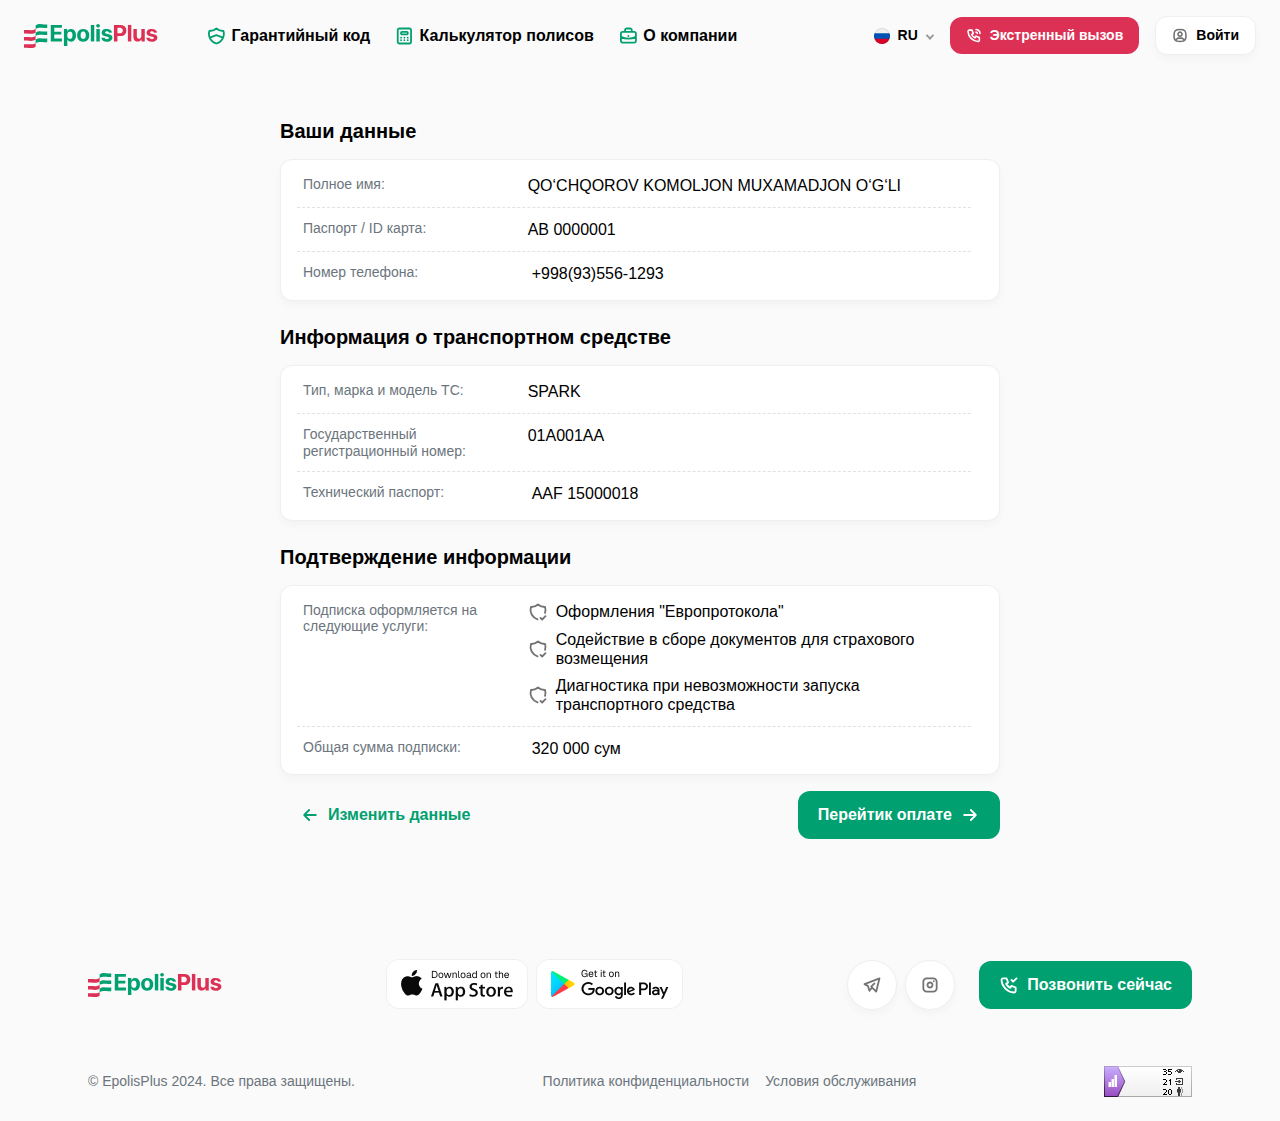
<file: pages/services/approve.html>
<!DOCTYPE html>
<!DOCTYPE html>
<html lang="en">

<head>
    <meta charset="UTF-8">
    <meta http-equiv="X-UA-Compatible" content="IE=edge">
    <meta name="viewport" content="width=device-width, initial-scale=1.0">
    <!--================ DESCRIPTION | Omonjon ================-->
    <meta name="description" content="EpolisPlus, Страховой компании в Узбекистан">

    <!--================ FAVICON | Omonjon ================-->
    <link rel="shortcut icon" href="../../assets/images/svg/favicon.svg" type="image/x-icon">

    <!--============== BOX ICONS CSS 2.1.4v | Omonjon ==============-->
    <link rel="stylesheet" href="../../assets/styles/boxicons.min.css">

    <!--============== SWIPER CSS 8.1.1v | Omonjon ==============-->
    <link rel="stylesheet" href="../../assets/styles/swiper-bundle.min.css">

    <!--================ BOOTSTRAP CSS 5.3v | Omonjon ===============-->
    <link rel="stylesheet" href="../../assets/styles/bootstrap.min.css">

    <!--================ STYLE CSS | Omonjon ================-->
    <link rel="stylesheet" href="../../assets/styles/main.css?v=1.6">
    <link rel="stylesheet" href="../../assets/styles/breakpoints.css?v=0.5">
    <link rel="stylesheet" href="../../assets/styles/policy.css?v=0.3">
    <title>КАСКО - Подтвердить данные</title>
</head>
<body>
<!--================ MENUS MODAL | Omonjon ================-->
<div class="offcanvas offcanvas-top m-2 primary-radius" style="" tabindex="-1" id="offcanvasTop"
     aria-labelledby="offcanvasTopLabel">
    <div class="offcanvas-header">
        <h5 class="offcanvas-title" id="offcanvasTopLabel"><img src="../../assets/images/svg/site-logo.svg" alt=""></h5>
        <button type="button"
                class="rounded-circle-mb primary-shadow border-0 d-flex align-items-center bg-white justify-content-center"
                data-bs-dismiss="offcanvas" aria-label="Close"><img src="../../assets/images/svg/x.svg" alt=""></button>
    </div>
    <div class="offcanvas-body overflow-y-visible pt-0">
        <ul class="d-flex flex-column align-items-center border-top-dashed pt-3 row-gap-3 mb-3 mb-sm-0">
            <li>
                <a class="fw-semibold text-black"
                   aria-current="page" href="#">
                    <img src="../../assets/images/svg/shield.svg" alt="">
                    Гарантийный код
                </a>
            </li>
            <li>
                <a class="fw-semibold text-black"
                   aria-current="page" href="#">
                    <img src="../../assets/images/svg/calculator.svg" alt="">
                    Калькулятор полисов
                </a>
            </li>
            <li>
                <a class="fw-regular text-black"
                   aria-current="page" href="#">
                    О нас
                </a>
            </li>
            <li>
                <a class="fw-regular text-black"
                   aria-current="page" href="#">
                    Как стать партнером
                </a>
            </li>
        </ul>
        <div class="d-sm-none d-flex align-items-center flex-column border-top-dashed pt-3">
            <div class="nav-item-top d-none dropdown">
                <!-- Language -->

                <a class="nav-link-sm d-flex align-items-center fw-semibold text-black column-gap-2 dropdown-toggle dropdown-arrow dropdown-toggle-not pe-3"
                   href="#" id="navbarDropdownLang" role="button" data-bs-toggle="dropdown"
                   aria-expanded="false">
                    <img src="../../assets/images/ru-flag.png" alt=""> RU
                </a>
                <ul class="dropdown-menu dropdown-transition rounded-3 p-2" aria-labelledby="navbarDropdownLang"
                    style="min-width: auto">
                    <li>
                        <a class="ru d-flex align-items-center column-gap-2 px-1 rounded-3 dropdown-item dropdown-item-language"
                           href="#"><img src="../../assets/images/en-flag.png" alt="">EN</a>
                    </li>
                    <li>
                        <a class="en d-flex align-items-center column-gap-2 px-1 rounded-3 dropdown-item dropdown-item-language"
                           href="#"><img src="../../assets/images/uz-flag.png" alt="">UZ</a>
                    </li>
                </ul>
                <!-- End Language -->
            </div>
            <a href="../signIn.html"
               class="btn btn-white primary-radius mt-2 py-2 px-2 d-flex justify-content-center column-gap-2 w-100">
                <img src="../../assets/images/svg/user.svg" alt="" class="">
                <span class="text-black fs-8 fw-regular">Войти</span>
            </a>
        </div>
    </div>
</div>

<!--==================== HEADER | Omonjon ====================-->
<header class="header">
    <nav class="py-3" id="myHeader">
        <div class="d-flex align-items-center justify-content-between px-4">
            <a class="d-flex align-items-center column-gap-2 me-lg-3 me-xl-4 me-xxl-5 me-0" href="../../index.html"><img
                    alt="LOGO"
                    src="../../assets/images/svg/site-logo.svg"></a>
            <ul class="d-lg-flex d-none align-items-center column-gap-4 ms-0 ms-xl-4">
                <li class="nav-item">
                    <a class="fw-semibold text-black transition hover-link"
                       aria-current="page" href="#">
                        <img src="../../assets/images/svg/shield.svg" alt="">
                        Гарантийный код
                    </a>
                </li>
                <li class="nav-item">
                    <a class="fw-semibold text-black transition hover-link"
                       aria-current="page" href="#">
                        <img src="../../assets/images/svg/calculator.svg" alt="">
                        Калькулятор полисов
                    </a>
                </li>
                <li class="nav-item">
                    <a class="fw-semibold text-black transition hover-link"
                       aria-current="page" href="#">
                        <img src="../../assets/images/svg/briefcase.svg" alt="">
                        О компании
                    </a>
                </li>
            </ul>
            <div class="d-flex align-items-center column-gap-sm-3 column-gap-2 ms-auto">
                <div class="nav-item-top dropdown">
                    <!-- Language -->

                    <a class="nav-link-sm d-flex align-items-center fs-8 fw-semibold text-black column-gap-2 dropdown-toggle dropdown-arrow dropdown-toggle-not pe-3"
                       href="#" id="navbarDropdownLangTwo" role="button" data-bs-toggle="dropdown"
                       aria-expanded="false">
                        <img src="../../assets/images/ru-flag.png" alt=""> RU
                    </a>
                    <ul class="dropdown-menu dropdown-transition rounded-3 p-2" aria-labelledby="navbarDropdownLang"
                        style="min-width: auto">
                        <li>
                            <a class="ru fs-8 fw-semibold d-flex align-items-center transition column-gap-2 px-1 rounded-3 dropdown-item dropdown-item-language"
                               href="#"><img src="../../assets/images/en-flag.png" alt="">EN</a>
                        </li>
                        <li>
                            <a class="en fs-8 fw-semibold d-flex align-items-center transition column-gap-2 px-1 rounded-3 dropdown-item dropdown-item-language"
                               href="#"><img src="../../assets/images/uz-flag.png" alt="">UZ</a>
                        </li>
                    </ul>
                    <!-- End Language -->
                </div>
                <a href="../emergency.html"
                   class="btn transition btn-secondary transition primary-radius d-flex rounded-circle-mb column-gap-2 py-2 px-3">
                    <img src="../../assets/images/svg/phone.svg" alt="" class="">
                    <span class="d-none d-xl-block text-white fs-8 fw-bold">Экстренный вызов</span>
                </a>
                <a href="../signIn.html"
                   class="d-none d-sm-flex column-gap-2 rounded-circle-mb btn btn-white transition primary-radius py-2 px-3">
                    <img src="../../assets/images/svg/user.svg" alt="" class="">
                    <span class="d-none d-xl-block text-black fs-8 fw-semibold">Войти</span>
                </a>
            </div>
            <button type="button"
                    class="outline-none border-none bg-white primary-shadow rounded-circle-mb d-lg-none d-flex align-items-center justify-content-center py-2 px-3 ms-3"
                    data-bs-toggle="offcanvas" data-bs-target="#offcanvasTop" aria-controls="offcanvasTop">
                <img src="../../assets/images/svg/menu-burger.svg" style="width: 16px;" alt="">
            </button>
        </div>
    </nav>
</header>

<main>
    <!--==================== INS DETAILS | Omonjon ====================-->
    <section class="container-mini mt-md-5 mt-4 pb-5">
        <h5 class="text-black fs-5 fw-semibold mb-3">Ваши данные</h5>
        <div class="d-flex justify-content-center bg-white primary-radius primary-shadow primary-border w-100 py-1 px-3 mb-3 mb-2">
            <div class="row w-100">
                <div class="col-12">
                    <div class="row py-12px border-bottom-dashed w-100">
                        <div class="col-sm-4 col-5">
                            <h6 class="text-light-emphasis fs-8">Полное имя:</h6>
                        </div>
                        <div class="col-sm-8 col-7">
                            <h5 class="fs-7 text-black">QO‘CHQOROV KOMOLJON MUXAMADJON O‘G‘LI</h5>
                        </div>
                    </div>
                </div>
                <div class="col-12">
                    <div class="row py-12px border-bottom-dashed w-100">
                        <div class="col-sm-4 col-5">
                            <h6 class="text-light-emphasis fs-8">Паспорт / ID карта:</h6>
                        </div>
                        <div class="col-sm-8 col-7">
                            <h5 class="fs-7 text-black">AB 0000001</h5>
                        </div>
                    </div>
                </div>
                <div class="col-12">
                    <div class="row py-12px">
                        <div class="col-sm-4 col-5">
                            <h6 class="text-light-emphasis fs-8">Номер телефона:</h6>
                        </div>
                        <div class="col-sm-8 col-7">
                            <h5 class="fs-7 text-black">+998(93)556-1293</h5>
                        </div>
                    </div>
                </div>
            </div>
        </div>
        <h5 class="text-black fs-5 fw-semibold mt-4 mb-3">Информация о транспортном средстве</h5>
        <div class="d-flex justify-content-center bg-white primary-radius primary-shadow primary-border w-100 py-1 px-3 mb-3">
            <div class="row w-100">
                <div class="col-12">
                    <div class="row py-12px border-bottom-dashed w-100">
                        <div class="col-sm-4 col-5">
                            <h6 class="text-light-emphasis fs-8">Тип, марка и модель ТС:</h6>
                        </div>
                        <div class="col-sm-8 col-7">
                            <h5 class="fs-7 text-black">SPARK</h5>
                        </div>
                    </div>
                </div>
                <div class="col-12">
                    <div class="row py-12px border-bottom-dashed w-100">
                        <div class="col-sm-4 col-5">
                            <h6 class="text-light-emphasis fs-8">Государственный регистрационный номер:</h6>
                        </div>
                        <div class="col-sm-8 col-7">
                            <h5 class="fs-7 text-black">01A001AA</h5>
                        </div>
                    </div>
                </div>
                <div class="col-12">
                    <div class="row py-12px">
                        <div class="col-sm-4 col-5">
                            <h6 class="text-light-emphasis fs-8">Технический паспорт:</h6>
                        </div>
                        <div class="col-sm-8 col-7">
                            <h5 class="fs-7 text-black">AAF 15000018</h5>
                        </div>
                    </div>
                </div>
            </div>
        </div>
        <h5 class="text-black fs-5 fw-semibold mt-4 mb-3">Подтверждение информации</h5>
        <div class="d-flex justify-content-center bg-white primary-radius primary-shadow primary-border w-100 mb-3 py-1 px-3 mb-3">
            <div class="row w-100">
                <div class="col-12">
                    <div class="row row-gap-2 py-12px border-bottom-dashed w-100">
                        <div class="col-sm-4">
                            <h6 class="text-light-emphasis fs-8">Подписка оформляется на следующие услуги:</h6>
                        </div>
                        <div class="col-sm-8">
                            <div class="d-flex flex-column row-gap-2 w-100">
                                <h5 class="fs-7 text-black d-flex align-items-center column-gap-2">
                                    <img src="../../assets/images/svg/shield-check.svg" alt="">Оформления
                                    "Европротокола"</h5>
                                <h5 class="fs-7 text-black d-flex align-items-center column-gap-2">
                                    <img src="../../assets/images/svg/shield-check.svg" alt="">
                                    Содействие в сборе документов для страхового возмещения</h5>
                                <h5 class="fs-7 text-black d-flex align-items-center column-gap-2">
                                    <img src="../../assets/images/svg/shield-check.svg" alt="">Диагностика
                                    при невозможности запуска транспортного средства</h5>
                            </div>
                        </div>
                    </div>
                </div>
                <div class="col-12">
                    <div class="row py-12px">
                        <div class="col-sm-4 col-5">
                            <h6 class="text-light-emphasis fs-8">Общая сумма подписки:</h6>
                        </div>
                        <div class="col-sm-8 col-7">
                            <h5 class="fs-7 text-black">320 000 сум</h5>
                        </div>
                    </div>
                </div>
            </div>
        </div>
        <div class="row row-gap-3 mt-3">
            <div class="col-sm-6">
                <a href="calculate.html"
                   class="text-primary fw-semibold w-max-content fs-7 column-gap-2 d-flex justify-content-center align-items-center px-20px py-12px mx-auto mx-sm-0"><img
                        src="../../assets/images/svg/arrow-left-green.svg" alt="">Изменить данные</a>
            </div>
            <div class="col-sm-6">
                <a href="payment.html"
                   class="btn btn-primary w-max-content primary-radius d-flex column-gap-2 align-items-center w-max-content justify-content-center fw-semibold ms-auto me-auto me-sm-0 py-12px px-20px">
                    Перейтик оплате <img src="../../assets/images/svg/arrow-right-white.svg" alt=""></a>
            </div>
        </div>
    </section>
</main>

<!--================ FOOTER | Omonjon ================-->
<footer class="footer pt-5 mt-md-4 pb-4 bg-transparent">
    <div class="container">
        <div class="d-flex align-items-center justify-content-between flex-wrap flex-column flex-sm-row row-gap-4">
            <a href="../../index.html"><img src="../../assets/images/svg/site-logo.svg" alt=""></a>
            <div class="d-flex column-gap-2">
                <a href="#"><img src="../../assets/images/app-store.png" alt=""></a>
                <a href="#"><img src="../../assets/images/google-play.png" alt=""></a>
            </div>
            <div class="d-flex align-items-center column-gap-3 column-gap-sm-0">
                <a class="social-btn rounded-circle d-flex align-items-center justify-content-center btn-white transition me-sm-2"
                   href="#"><img src="../../assets/images/svg/telegram.svg" alt=""></a>
                <a class="social-btn rounded-circle d-flex align-items-center justify-content-center btn-white transition"
                   href="#"><img src="../../assets/images/svg/instagram.svg" alt=""></a>
                <a class="d-flex align-items-center column-gap-2 btn btn-primary transition primary-radius btn-footer ms-sm-4"
                   href="tel:+998900000000"><img class="" src="../../assets/images/svg/phone-check.svg" alt=""><span
                        class="d-none d-sm-block fs-7 fw-semibold">Позвонить сейчас</span></a>
            </div>
        </div>
        <div class="d-flex align-items-center justify-content-between flex-wrap flex-column flex-sm-row row-gap-4 mt-5 pt-lg-2">
            <div class="text-light-emphasis fs-8">© EpolisPlus 2024. Все права защищены.</div>
            <div class="d-flex align-items-center justify-content-center column-gap-3 row-gap-1 flex-wrap">
                <a href="#" class="text-light-emphasis fs-8">Политика конфиденциальности</a>
                <a href="#" class="text-light-emphasis fs-8">Условия обслуживания</a>
            </div>
            <img src="../../assets/images/metrika.png" alt="">
        </div>
    </div>
</footer>

<!--================ SCROLL UP | Omonjon ================-->
<a href="#" class="scroll_up" id="scroll-up">
    <i class="bx bx-up-arrow-alt"></i>
</a>

<!--================ JQUERY JS 3.6.3v | Omonjon ================-->
<script src="../../assets/script/jquery-3.6.3.js"></script>

<!--================ LOTTIE JS 7.7.7v | Omonjon ================-->
<script src="../../assets/script/lottie-player.js"></script>

<!--================ SWIPER JS 8.1.1v | Omonjon ================-->
<script src="../../assets/script/swiper-bundle.min.js"></script>

<!--================ BOOTSTRAP JS 5.3.1v | Omonjon ================-->
<script src="../../assets/script/bootstrap.bundle.min.js"></script>

<!--================ MAIN JS | Omonjon ================-->
<script src="../../assets/script/main.js?v=1.1"></script>
<script>
</script>
</body>
</html>
</file>
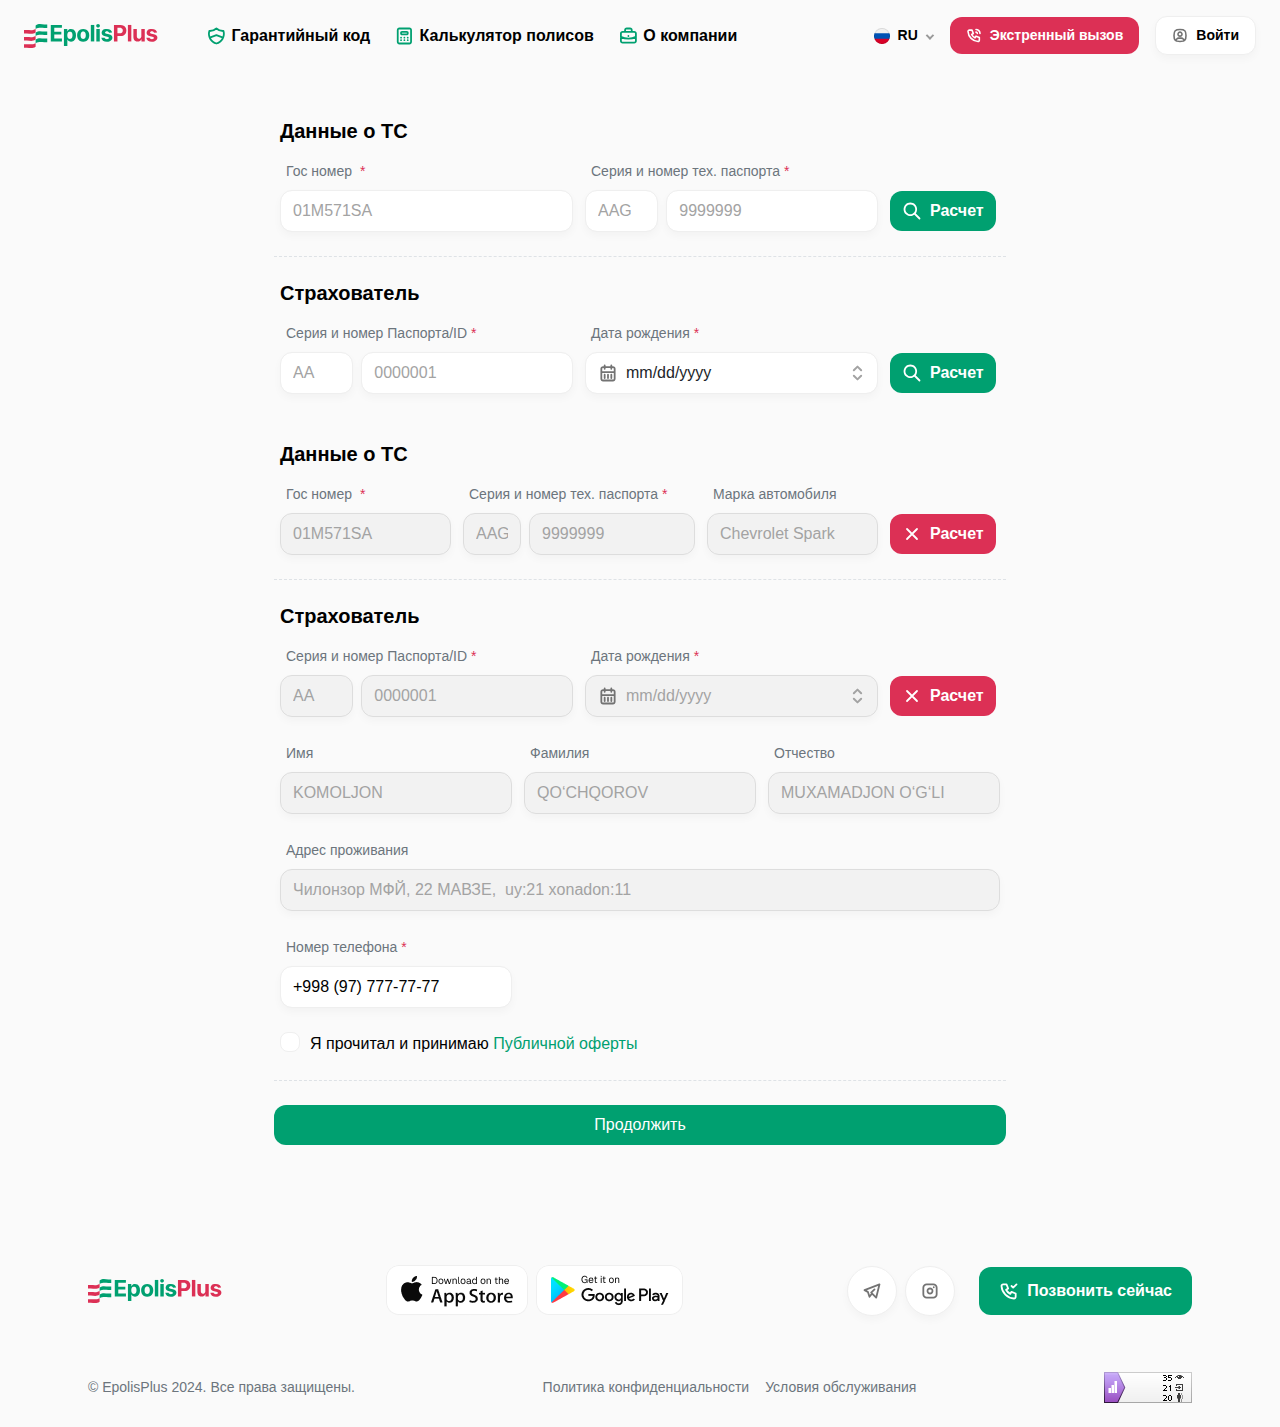
<file: pages/services/calculate.html>
<!DOCTYPE html>
<html lang="en">

<head>
    <meta charset="UTF-8">
    <meta http-equiv="X-UA-Compatible" content="IE=edge">
    <meta name="viewport" content="width=device-width, initial-scale=1.0">
    <!--================ DESCRIPTION | Omonjon ================-->
    <meta name="description" content="EpolisPlus, Страховой компании в Узбекистан">

    <!--================ FAVICON | Omonjon ================-->
    <link rel="shortcut icon" href="../../assets/images/svg/favicon.svg" type="image/x-icon">

    <!--============== BOX ICONS CSS 2.1.4v | Omonjon ==============-->
    <link rel="stylesheet" href="../../assets/styles/boxicons.min.css">

    <!--============== SWIPER CSS 8.1.1v | Omonjon ==============-->
    <link rel="stylesheet" href="../../assets/styles/swiper-bundle.min.css">

    <!--================ BOOTSTRAP CSS 5.3v | Omonjon ===============-->
    <link rel="stylesheet" href="../../assets/styles/bootstrap.min.css">

    <!--================ STYLE CSS | Omonjon ================-->
    <link rel="stylesheet" href="../../assets/styles/main.css?v=1.6">
    <link rel="stylesheet" href="../../assets/styles/breakpoints.css?v=0.5">
    <link rel="stylesheet" href="../../assets/styles/policy.css?v=0.3">
    <title>Дополнительные услуги - Оформить</title>
</head>
<body>
<!--================ MENUS MODAL | Omonjon ================-->
<div class="offcanvas offcanvas-top m-2 primary-radius" style="" tabindex="-1" id="offcanvasTop"
     aria-labelledby="offcanvasTopLabel">
    <div class="offcanvas-header">
        <h5 class="offcanvas-title" id="offcanvasTopLabel"><img src="../../assets/images/svg/site-logo.svg" alt=""></h5>
        <button type="button"
                class="rounded-circle-mb primary-shadow border-0 d-flex align-items-center bg-white justify-content-center"
                data-bs-dismiss="offcanvas" aria-label="Close"><img src="../../assets/images/svg/x.svg" alt=""></button>
    </div>
    <div class="offcanvas-body overflow-y-visible pt-0">
        <ul class="d-flex flex-column align-items-center border-top-dashed pt-3 row-gap-3 mb-3 mb-sm-0">
            <li>
                <a class="fw-semibold text-black"
                   aria-current="page" href="#">
                    <img src="../../assets/images/svg/shield.svg" alt="">
                    Гарантийный код
                </a>
            </li>
            <li>
                <a class="fw-semibold text-black"
                   aria-current="page" href="#">
                    <img src="../../assets/images/svg/calculator.svg" alt="">
                    Калькулятор полисов
                </a>
            </li>
            <li>
                <a class="fw-regular text-black"
                   aria-current="page" href="#">
                    О нас
                </a>
            </li>
            <li>
                <a class="fw-regular text-black"
                   aria-current="page" href="#">
                    Как стать партнером
                </a>
            </li>
        </ul>
        <div class="d-sm-none d-flex align-items-center flex-column border-top-dashed pt-3">
            <div class="nav-item-top d-none dropdown">
                <!-- Language -->

                <a class="nav-link-sm d-flex align-items-center fw-semibold text-black column-gap-2 dropdown-toggle dropdown-arrow dropdown-toggle-not pe-3"
                   href="#" id="navbarDropdownLang" role="button" data-bs-toggle="dropdown"
                   aria-expanded="false">
                    <img src="../../assets/images/ru-flag.png" alt=""> RU
                </a>
                <ul class="dropdown-menu dropdown-transition rounded-3 p-2" aria-labelledby="navbarDropdownLang"
                    style="min-width: auto">
                    <li>
                        <a class="ru d-flex align-items-center column-gap-2 px-1 rounded-3 dropdown-item dropdown-item-language"
                           href="#"><img src="../../assets/images/en-flag.png" alt="">EN</a>
                    </li>
                    <li>
                        <a class="en d-flex align-items-center column-gap-2 px-1 rounded-3 dropdown-item dropdown-item-language"
                           href="#"><img src="../../assets/images/uz-flag.png" alt="">UZ</a>
                    </li>
                </ul>
                <!-- End Language -->
            </div>
            <a href="../signIn.html"
               class="btn btn-white primary-radius mt-2 py-2 px-2 d-flex justify-content-center column-gap-2 w-100">
                <img src="../../assets/images/svg/user.svg" alt="" class="">
                <span class="text-black fs-8 fw-regular">Войти</span>
            </a>
        </div>
    </div>
</div>

<!--==================== HEADER | Omonjon ====================-->
<header class="header">
    <nav class="py-3" id="myHeader">
        <div class="d-flex align-items-center justify-content-between px-4">
            <a class="d-flex align-items-center column-gap-2 me-lg-3 me-xl-4 me-xxl-5 me-0" href="../../index.html"><img
                    alt="LOGO"
                    src="../../assets/images/svg/site-logo.svg"></a>
            <ul class="d-lg-flex d-none align-items-center column-gap-4 ms-0 ms-xl-4">
                <li class="nav-item">
                    <a class="fw-semibold text-black transition hover-link"
                       aria-current="page" href="#">
                        <img src="../../assets/images/svg/shield.svg" alt="">
                        Гарантийный код
                    </a>
                </li>
                <li class="nav-item">
                    <a class="fw-semibold text-black transition hover-link"
                       aria-current="page" href="#">
                        <img src="../../assets/images/svg/calculator.svg" alt="">
                        Калькулятор полисов
                    </a>
                </li>
                <li class="nav-item">
                    <a class="fw-semibold text-black transition hover-link"
                       aria-current="page" href="#">
                        <img src="../../assets/images/svg/briefcase.svg" alt="">
                        О компании
                    </a>
                </li>
            </ul>
            <div class="d-flex align-items-center column-gap-sm-3 column-gap-2 ms-auto">
                <div class="nav-item-top dropdown">
                    <!-- Language -->

                    <a class="nav-link-sm d-flex align-items-center fs-8 fw-semibold text-black column-gap-2 dropdown-toggle dropdown-arrow dropdown-toggle-not pe-3"
                       href="#" id="navbarDropdownLangTwo" role="button" data-bs-toggle="dropdown"
                       aria-expanded="false">
                        <img src="../../assets/images/ru-flag.png" alt=""> RU
                    </a>
                    <ul class="dropdown-menu dropdown-transition rounded-3 p-2" aria-labelledby="navbarDropdownLang"
                        style="min-width: auto">
                        <li>
                            <a class="ru fs-8 fw-semibold d-flex align-items-center transition column-gap-2 px-1 rounded-3 dropdown-item dropdown-item-language"
                               href="#"><img src="../../assets/images/en-flag.png" alt="">EN</a>
                        </li>
                        <li>
                            <a class="en fs-8 fw-semibold d-flex align-items-center transition column-gap-2 px-1 rounded-3 dropdown-item dropdown-item-language"
                               href="#"><img src="../../assets/images/uz-flag.png" alt="">UZ</a>
                        </li>
                    </ul>
                    <!-- End Language -->
                </div>
                <a href="../emergency.html"
                   class="btn transition btn-secondary transition primary-radius d-flex rounded-circle-mb column-gap-2 py-2 px-3">
                    <img src="../../assets/images/svg/phone.svg" alt="" class="">
                    <span class="d-none d-xl-block text-white fs-8 fw-bold">Экстренный вызов</span>
                </a>
                <a href="../signIn.html"
                   class="d-none d-sm-flex column-gap-2 rounded-circle-mb btn btn-white transition primary-radius py-2 px-3">
                    <img src="../../assets/images/svg/user.svg" alt="" class="">
                    <span class="d-none d-xl-block text-black fs-8 fw-semibold">Войти</span>
                </a>
            </div>
            <button type="button"
                    class="outline-none border-none bg-white primary-shadow rounded-circle-mb d-lg-none d-flex align-items-center justify-content-center py-2 px-3 ms-3"
                    data-bs-toggle="offcanvas" data-bs-target="#offcanvasTop" aria-controls="offcanvasTop">
                <img src="../../assets/images/svg/menu-burger.svg" style="width: 16px;" alt="">
            </button>
        </div>
    </nav>
</header>

<main>
    <!--==================== INS FORM | Omonjon ====================-->
    <section class="container-mini mt-md-5 mt-4 pb-5">
        <h5 class="fw-semibold text-black fs-5 mt-2 mb-3">Данные о ТС</h5>
        <form action="" method="post" class="row row-gap-3 pb-4 mb-4 border-bottom-dashed">
            <div class="col-md-5">
                <label for="exampleInput1" class="form-label fs-8 text-light-emphasis">Гос номер
                    <span class="text-secondary ms-1">*</span></label>
                <input required="" type="text" autocomplete="off" class="form-control text-black"
                       id="exampleInput1" placeholder="01M571SA" aria-describedby="emailHelp">
            </div>
            <div class="col-md-5 col-sm-9 col-8">
                <div class="d-flex">
                    <div class="w-25 me-2">
                        <label for="exampleInputPassword3" class="form-label fs-8 text-light-emphasis text-nowrap">Серия
                            и номер
                            тех. паспорта<span class="text-secondary ms-1">*</span></label>
                        <input required="" type="text" autocomplete="off" class="form-control text-black"
                               placeholder="AAG" id="exampleInputPassword3">
                    </div>
                    <div class="w-75">
                        <label for="exampleInputPassword7" class="form-label fs-8 text-light-emphasis invisible">x<span
                                class="text-secondary ms-1">*</span></label>
                        <input required="" type="text" autocomplete="off" class="form-control text-black"
                               placeholder="9999999" id="exampleInputPassword7">
                    </div>
                </div>
            </div>
            <div class="col-md-2 col-sm-3 col-4">
                <div class="d-flex align-items-start h-72px">
                    <button type="submit"
                            class="btn btn-primary d-flex w-100Mb align-items-center justify-content-center column-gap-2 primary-radius transition fs-7 fw-bold mt-auto py-2">
                        <img src="../../assets/images/svg/search-white.svg" alt=""> Расчет
                    </button>
                </div>
            </div>
        </form>
        <h5 class="fs-5 fw-semibold text-black mt-2 mb-3">Страхователь</h5>
        <form action="" method="post" class="row row-gap-3 mb-5">
            <div class="col-md-5">
                <div class="d-flex">
                    <div class="w-25 me-2">
                        <label for="exampleInput2" class="form-label fs-8 text-light-emphasis text-nowrap">
                            Серия и номер Паспортa/ID<span class="text-secondary ms-1">*</span></label>
                        <input required="" type="text" autocomplete="off" class="form-control text-black"
                               placeholder="AA" id="exampleInput2">
                    </div>
                    <div class="w-75">
                        <label for="exampleInput4" class="form-label fs-8 text-light-emphasis invisible">x<span
                                class="text-secondary ms-1">*</span></label>
                        <input required="" type="text" autocomplete="off" class="form-control text-black"
                               placeholder="0000001" id="exampleInput4">
                    </div>
                </div>
            </div>
            <div class="col-md-5 col-sm-9 col-8">
                <label for="exampleInputDate1" class="form-label fs-8 text-light-emphasis">Дата рождения<span
                        class="text-secondary ms-1">*</span></label>
                <input required="" type="date" autocomplete="off" class="form-control" id="exampleInputDate1"
                       placeholder="" aria-describedby="emailHelp">
            </div>
            <div class="col-md-2 col-sm-3 col-4">
                <div class="d-flex align-items-start h-72px">
                    <button type="submit"
                            class="btn btn-primary d-flex w-100Mb align-items-center justify-content-center column-gap-2 primary-radius transition fs-7 fw-bold mt-auto py-2">
                        <img src="../../assets/images/svg/search-white.svg" alt=""> Расчет
                    </button>
                </div>
            </div>
        </form>
        <!-- form when all input field -->
        <h5 class="fw-semibold text-black fs-5 mt-2 mb-3">Данные о ТС</h5>
        <form action="" method="post" class="row row-gap-3 pb-4 mb-4 border-bottom-dashed">
            <div class="col-md-3 col-sm-6">
                <label for="exampleInput5" class="form-label fs-8 text-light-emphasis">Гос номер
                    <span class="text-secondary ms-1">*</span></label>
                <input required="" type="text" autocomplete="off" class="form-control text-black"
                       id="exampleInput5" value="01M571SA" readonly="readonly" aria-describedby="emailHelp">
            </div>
            <div class="col-md-4 col-sm-6">
                <div class="d-flex">
                    <div class="w-25 me-2">
                        <label for="exampleInput6" class="form-label fs-8 text-light-emphasis text-nowrap">Серия
                            и номер
                            тех. паспорта<span class="text-secondary ms-1">*</span></label>
                        <input required="" type="text" autocomplete="off" class="form-control text-black"
                               value="AAG" readonly="readonly" id="exampleInput6">
                    </div>
                    <div class="w-75">
                        <label for="exampleInput8" class="form-label fs-8 text-light-emphasis invisible">x<span
                                class="text-secondary ms-1">*</span></label>
                        <input required="" type="text" autocomplete="off" class="form-control text-black"
                               value="9999999" readonly="readonly" id="exampleInput8">
                    </div>
                </div>
            </div>
            <div class="col-md-3 col-sm-9 col-8">
                <label for="exampleInput11" class="form-label fs-8 text-light-emphasis">Марка автомобиля</label>
                <input required="" type="text" autocomplete="off" class="form-control text-black"
                       id="exampleInput11" readonly="readonly" value="Chevrolet Spark" aria-describedby="emailHelp">
            </div>
            <div class="col-md-2 col-sm-3 col-4">
                <div class="d-flex align-items-start h-72px">
                    <button type="submit"
                            class="btn btn-secondary d-flex w-100Mb align-items-center justify-content-center column-gap-2 primary-radius transition fs-7 fw-bold mt-auto py-2">
                        <img src="../../assets/images/svg/x-white.svg" alt=""> Расчет
                    </button>
                </div>
            </div>
        </form>
        <h5 class="fs-5 fw-semibold text-black mt-2 mb-3">Страхователь</h5>
        <form action="" method="post" class="row row-gap-3 mb-4">
            <div class="col-md-5">
                <div class="d-flex">
                    <div class="w-25 me-2">
                        <label for="exampleInput12" class="form-label fs-8 text-light-emphasis text-nowrap">
                            Серия и номер Паспортa/ID<span class="text-secondary ms-1">*</span></label>
                        <input required="" type="text" autocomplete="off" class="form-control text-black"
                               value="AA" readonly="readonly" id="exampleInput12">
                    </div>
                    <div class="w-75">
                        <label for="exampleInput13" class="form-label fs-8 text-light-emphasis invisible">x<span
                                class="text-secondary ms-1">*</span></label>
                        <input required="" type="text" autocomplete="off" class="form-control text-black"
                               value="0000001" readonly="readonly" id="exampleInput13">
                    </div>
                </div>
            </div>
            <div class="col-md-5 col-sm-9 col-8">
                <label for="exampleInputDate2" class="form-label fs-8 text-light-emphasis">Дата рождения<span
                        class="text-secondary ms-1">*</span></label>
                <input required="" type="date" autocomplete="off" class="form-control" id="exampleInputDate2"
                       placeholder="" readonly="readonly" aria-describedby="emailHelp">
            </div>
            <div class="col-md-2 col-sm-3 col-4">
                <div class="d-flex align-items-start h-72px">
                    <button type="submit"
                            class="btn btn-secondary d-flex w-100Mb align-items-center justify-content-center column-gap-2 primary-radius transition fs-7 fw-bold mt-auto py-2">
                        <img src="../../assets/images/svg/x-white.svg" alt=""> Расчет
                    </button>
                </div>
            </div>
        </form>
        <form action="approve.html" method="post" class="row row-gap-4">
            <div class="col-md-4">
                <label for="exampleInput14" class="form-label fs-8 text-light-emphasis">Имя</label>
                <input required="" type="text" autocomplete="off" class="form-control text-black"
                       id="exampleInput14" readonly="readonly" value="KOMOLJON" aria-describedby="emailHelp">
            </div>
            <div class="col-md-4">
                <label for="exampleInput15" class="form-label fs-8 text-light-emphasis">Фамилия</label>
                <input required="" type="text" autocomplete="off" class="form-control text-black"
                       id="exampleInput15" readonly="readonly" value="QO‘CHQOROV" aria-describedby="emailHelp">
            </div>
            <div class="col-md-4">
                <label for="exampleInput16" class="form-label fs-8 text-light-emphasis">Отчество</label>
                <input required="" type="text" autocomplete="off" class="form-control text-black"
                       id="exampleInput16" readonly="readonly" value="MUXAMADJON O‘G‘LI" aria-describedby="emailHelp">
            </div>
            <div class="col-12">
                <label for="exampleInput17" class="form-label fs-8 text-light-emphasis">Адрес проживания</label>
                <input required="" type="text" autocomplete="off" class="form-control text-black"
                       id="exampleInput17" readonly="readonly" value="Чилонзор МФЙ, 22 МАВЗЕ,  uy:21 xonadon:11"
                       aria-describedby="emailHelp">
            </div>
            <div class="col-md-4">
                <label for="exampleInput18" class="form-label fs-8 text-light-emphasis">Номер телефона<span class="text-secondary ms-1">*</span></label>
                <input required="" type="text" autocomplete="off" class="form-control text-black"
                       id="exampleInput18" value="+998 (97) 777-77-77" maxlength="13" aria-describedby="emailHelp">
            </div>
            <div class="d-flex align-items-center justify-content-start pb-4 border-bottom-dashed">
                <input id="rememberMe" class="" type="checkbox" name="rememberMe">
                <label for="rememberMe" class="fs-7 text-black checkbox-label">Я прочитал и принимаю <a href="#" class="text-primary fs-7"></a><a href="#" class="text-primary">Публичной оферты</a></label>
            </div>
            <button type="submit" class="btn btn-primary transition primary-radius py-2 w-100">Продолжить</button>
        </form>
    </section>
</main>

<!--================ FOOTER | Omonjon ================-->
<footer class="footer pt-5 mt-md-4 pb-4 bg-transparent">
    <div class="container">
        <div class="d-flex align-items-center justify-content-between flex-wrap flex-column flex-sm-row row-gap-4">
            <a href="../../index.html"><img src="../../assets/images/svg/site-logo.svg" alt=""></a>
            <div class="d-flex column-gap-2">
                <a href="#"><img src="../../assets/images/app-store.png" alt=""></a>
                <a href="#"><img src="../../assets/images/google-play.png" alt=""></a>
            </div>
            <div class="d-flex align-items-center column-gap-3 column-gap-sm-0">
                <a class="social-btn rounded-circle d-flex align-items-center justify-content-center btn-white transition me-sm-2"
                   href="#"><img src="../../assets/images/svg/telegram.svg" alt=""></a>
                <a class="social-btn rounded-circle d-flex align-items-center justify-content-center btn-white transition"
                   href="#"><img src="../../assets/images/svg/instagram.svg" alt=""></a>
                <a class="d-flex align-items-center column-gap-2 btn btn-primary transition primary-radius btn-footer ms-sm-4"
                   href="tel:+998900000000"><img class="" src="../../assets/images/svg/phone-check.svg" alt=""><span
                        class="d-none d-sm-block fs-7 fw-semibold">Позвонить сейчас</span></a>
            </div>
        </div>
        <div class="d-flex align-items-center justify-content-between flex-wrap flex-column flex-sm-row row-gap-4 mt-5 pt-lg-2">
            <div class="text-light-emphasis fs-8">© EpolisPlus 2024. Все права защищены.</div>
            <div class="d-flex align-items-center justify-content-center column-gap-3 row-gap-1 flex-wrap">
                <a href="#" class="text-light-emphasis fs-8">Политика конфиденциальности</a>
                <a href="#" class="text-light-emphasis fs-8">Условия обслуживания</a>
            </div>
            <img src="../../assets/images/metrika.png" alt="">
        </div>
    </div>
</footer>

<!--================ SCROLL UP | Omonjon ================-->
<a href="#" class="scroll_up" id="scroll-up">
    <i class="bx bx-up-arrow-alt"></i>
</a>

<!--================ JQUERY JS 3.6.3v | Omonjon ================-->
<script src="../../assets/script/jquery-3.6.3.js"></script>

<!--================ LOTTIE JS 7.7.7v | Omonjon ================-->
<script src="../../assets/script/lottie-player.js"></script>

<!--================ SWIPER JS 8.1.1v | Omonjon ================-->
<script src="../../assets/script/swiper-bundle.min.js"></script>

<!--================ BOOTSTRAP JS 5.3.1v | Omonjon ================-->
<script src="../../assets/script/bootstrap.bundle.min.js"></script>

<!--================ MAIN JS | Omonjon ================-->
<script src="../../assets/script/main.js?v=1.1"></script>
<script>
</script>
</body>
</html>
</file>
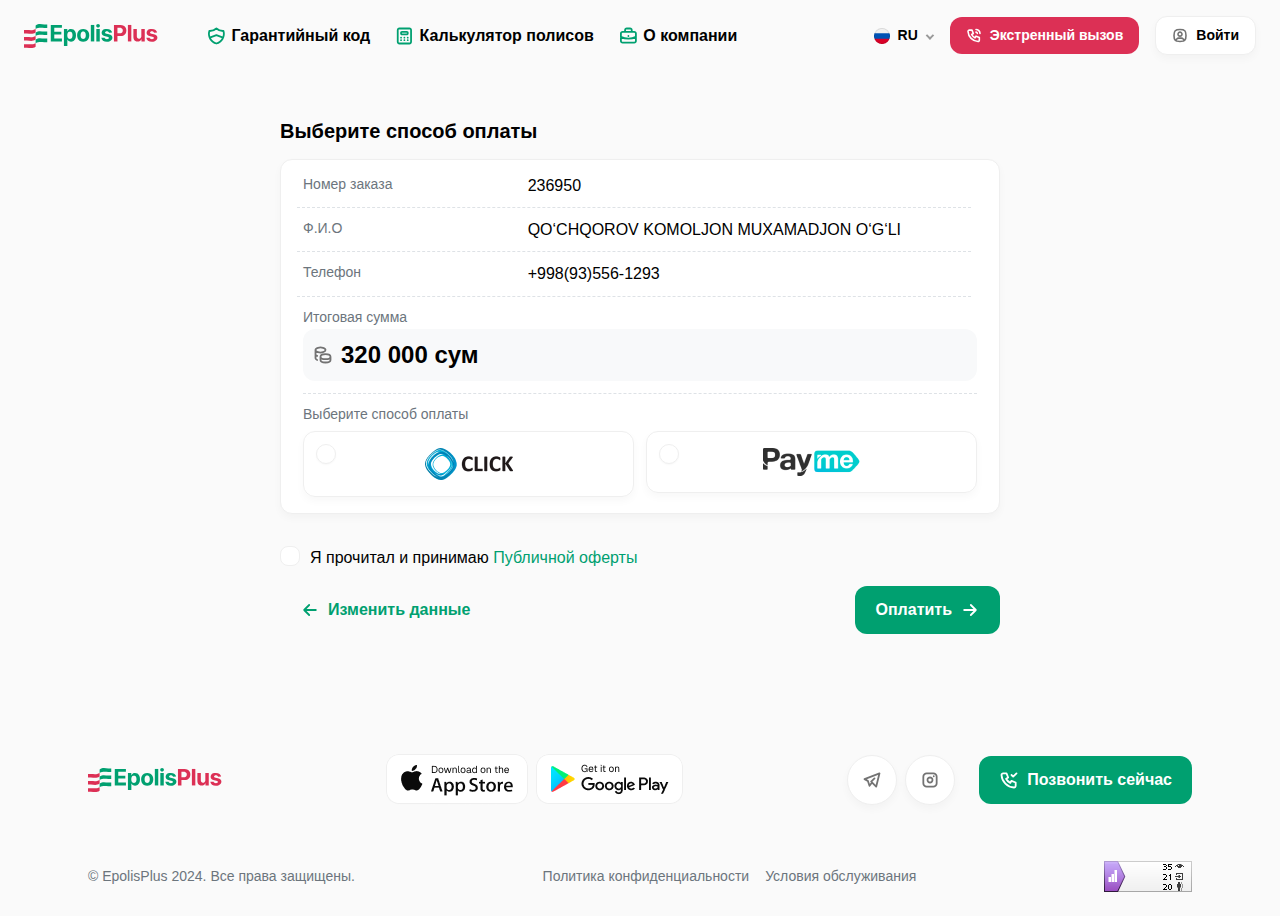
<file: pages/services/payment.html>
<!DOCTYPE html>
<html lang="en">
<head>
    <meta charset="UTF-8">
    <meta http-equiv="X-UA-Compatible" content="IE=edge">
    <meta name="viewport" content="width=device-width, initial-scale=1.0">
    <!--================ DESCRIPTION | Omonjon ================-->
    <meta name="description" content="EpolisPlus, Страховой компании в Узбекистан">

    <!--================ FAVICON | Omonjon ================-->
    <link rel="shortcut icon" href="../../assets/images/svg/favicon.svg" type="image/x-icon">

    <!--============== BOX ICONS CSS 2.1.4v | Omonjon ==============-->
    <link rel="stylesheet" href="../../assets/styles/boxicons.min.css">

    <!--============== SWIPER CSS 8.1.1v | Omonjon ==============-->
    <link rel="stylesheet" href="../../assets/styles/swiper-bundle.min.css">

    <!--================ BOOTSTRAP CSS 5.3v | Omonjon ===============-->
    <link rel="stylesheet" href="../../assets/styles/bootstrap.min.css">

    <!--================ STYLE CSS | Omonjon ================-->
    <link rel="stylesheet" href="../../assets/styles/main.css?v=1.6">
    <link rel="stylesheet" href="../../assets/styles/breakpoints.css?v=0.5">
    <link rel="stylesheet" href="../../assets/styles/policy.css?v=0.3">
    <title>КАСКО - Оплата</title>
</head>

<body>
<!--================ MENUS MODAL | Omonjon ================-->
<div class="offcanvas offcanvas-top m-2 primary-radius" style="" tabindex="-1" id="offcanvasTop"
     aria-labelledby="offcanvasTopLabel">
    <div class="offcanvas-header">
        <h5 class="offcanvas-title" id="offcanvasTopLabel"><img src="../../assets/images/svg/site-logo.svg" alt=""></h5>
        <button type="button"
                class="rounded-circle-mb primary-shadow border-0 d-flex align-items-center bg-white justify-content-center"
                data-bs-dismiss="offcanvas" aria-label="Close"><img src="../../assets/images/svg/x.svg" alt=""></button>
    </div>
    <div class="offcanvas-body overflow-y-visible pt-0">
        <ul class="d-flex flex-column align-items-center border-top-dashed pt-3 row-gap-3 mb-3 mb-sm-0">
            <li>
                <a class="fw-semibold text-black"
                   aria-current="page" href="#">
                    <img src="../../assets/images/svg/shield.svg" alt="">
                    Гарантийный код
                </a>
            </li>
            <li>
                <a class="fw-semibold text-black"
                   aria-current="page" href="#">
                    <img src="../../assets/images/svg/calculator.svg" alt="">
                    Калькулятор полисов
                </a>
            </li>
            <li>
                <a class="fw-regular text-black"
                   aria-current="page" href="#">
                    О нас
                </a>
            </li>
            <li>
                <a class="fw-regular text-black"
                   aria-current="page" href="#">
                    Как стать партнером
                </a>
            </li>
        </ul>
        <div class="d-sm-none d-flex align-items-center flex-column border-top-dashed pt-3">
            <div class="nav-item-top d-none dropdown">
                <!-- Language -->

                <a class="nav-link-sm d-flex align-items-center fw-semibold text-black column-gap-2 dropdown-toggle dropdown-arrow dropdown-toggle-not pe-3"
                   href="#" id="navbarDropdownLang" role="button" data-bs-toggle="dropdown"
                   aria-expanded="false">
                    <img src="../../assets/images/ru-flag.png" alt=""> RU
                </a>
                <ul class="dropdown-menu dropdown-transition rounded-3 p-2" aria-labelledby="navbarDropdownLang"
                    style="min-width: auto">
                    <li>
                        <a class="ru d-flex align-items-center column-gap-2 px-1 rounded-3 dropdown-item dropdown-item-language"
                           href="#"><img src="../../assets/images/en-flag.png" alt="">EN</a>
                    </li>
                    <li>
                        <a class="en d-flex align-items-center column-gap-2 px-1 rounded-3 dropdown-item dropdown-item-language"
                           href="#"><img src="../../assets/images/uz-flag.png" alt="">UZ</a>
                    </li>
                </ul>
                <!-- End Language -->
            </div>
            <a href="./pages/signIn.html"
               class="btn btn-white primary-radius mt-2 py-2 px-2 d-flex justify-content-center column-gap-2 w-100">
                <img src="../../assets/images/svg/user.svg" alt="" class="">
                <span class="text-black fs-8 fw-regular">Войти</span>
            </a>
        </div>
    </div>
</div>

<!--==================== HEADER | Omonjon ====================-->
<header class="header">
    <nav class="py-3" id="myHeader">
        <div class="d-flex align-items-center justify-content-between px-4">
            <a class="d-flex align-items-center column-gap-2 me-lg-3 me-xl-4 me-xxl-5 me-0" href="../../index.html"><img
                    alt="LOGO"
                    src="../../assets/images/svg/site-logo.svg"></a>
            <ul class="d-lg-flex d-none align-items-center column-gap-4 ms-0 ms-xl-4">
                <li class="nav-item">
                    <a class="fw-semibold text-black transition hover-link"
                       aria-current="page" href="#">
                        <img src="../../assets/images/svg/shield.svg" alt="">
                        Гарантийный код
                    </a>
                </li>
                <li class="nav-item">
                    <a class="fw-semibold text-black transition hover-link"
                       aria-current="page" href="#">
                        <img src="../../assets/images/svg/calculator.svg" alt="">
                        Калькулятор полисов
                    </a>
                </li>
                <li class="nav-item">
                    <a class="fw-semibold text-black transition hover-link"
                       aria-current="page" href="#">
                        <img src="../../assets/images/svg/briefcase.svg" alt="">
                        О компании
                    </a>
                </li>
            </ul>
            <div class="d-flex align-items-center column-gap-sm-3 column-gap-2 ms-auto">
                <div class="nav-item-top dropdown">
                    <!-- Language -->

                    <a class="nav-link-sm d-flex align-items-center fs-8 fw-semibold text-black column-gap-2 dropdown-toggle dropdown-arrow dropdown-toggle-not pe-3"
                       href="#" id="navbarDropdownLangTwo" role="button" data-bs-toggle="dropdown"
                       aria-expanded="false">
                        <img src="../../assets/images/ru-flag.png" alt=""> RU
                    </a>
                    <ul class="dropdown-menu dropdown-transition rounded-3 p-2" aria-labelledby="navbarDropdownLang"
                        style="min-width: auto">
                        <li>
                            <a class="ru fs-8 fw-semibold d-flex align-items-center transition column-gap-2 px-1 rounded-3 dropdown-item dropdown-item-language"
                               href="#"><img src="../../assets/images/en-flag.png" alt="">EN</a>
                        </li>
                        <li>
                            <a class="en fs-8 fw-semibold d-flex align-items-center transition column-gap-2 px-1 rounded-3 dropdown-item dropdown-item-language"
                               href="#"><img src="../../assets/images/uz-flag.png" alt="">UZ</a>
                        </li>
                    </ul>
                    <!-- End Language -->
                </div>
                <a href="../emergency.html"
                   class="btn transition btn-secondary transition primary-radius d-flex rounded-circle-mb column-gap-2 py-2 px-3">
                    <img src="../../assets/images/svg/phone.svg" alt="" class="">
                    <span class="d-none d-xl-block text-white fs-8 fw-bold">Экстренный вызов</span>
                </a>
                <a href="../signIn.html"
                   class="d-none d-sm-flex column-gap-2 rounded-circle-mb btn btn-white transition primary-radius py-2 px-3">
                    <img src="../../assets/images/svg/user.svg" alt="" class="">
                    <span class="d-none d-xl-block text-black fs-8 fw-semibold">Войти</span>
                </a>
            </div>
            <button type="button"
                    class="outline-none border-none bg-white primary-shadow rounded-circle-mb d-lg-none d-flex align-items-center justify-content-center py-2 px-3 ms-3"
                    data-bs-toggle="offcanvas" data-bs-target="#offcanvasTop" aria-controls="offcanvasTop">
                <img src="../../assets/images/svg/menu-burger.svg" style="width: 16px;" alt="">
            </button>
        </div>
    </nav>
</header>

<main>
    <!--==================== PAYMENT DETAILS | Omonjon ====================-->
    <section class="container-mini mt-md-5 mt-4 pb-5">
        <h5 class="text-black fs-5 fw-semibold mb-3">Выберите способ оплаты</h5>
        <div class="d-flex justify-content-center bg-white primary-radius primary-shadow primary-border w-100 pt-1 px-3 pb-3 mb-3">
            <div class="row w-100">
                <div class="col-12">
                    <div class="row py-12px border-bottom-dashed w-100">
                        <div class="col-sm-4 col-5">
                            <h6 class="text-light-emphasis fs-8">Номер заказа</h6>
                        </div>
                        <div class="col-sm-8 col-7">
                            <h5 class="fs-7 text-black">236950</h5>
                        </div>
                    </div>
                </div>
                <div class="col-12">
                    <div class="row py-12px border-bottom-dashed w-100">
                        <div class="col-sm-4 col-5">
                            <h6 class="text-light-emphasis fs-8">Ф.И.О</h6>
                        </div>
                        <div class="col-sm-8 col-7">
                            <h5 class="fs-7 text-black">QO‘CHQOROV KOMOLJON MUXAMADJON O‘G‘LI</h5>
                        </div>
                    </div>
                </div>
                <div class="col-12">
                    <div class="row py-12px border-bottom-dashed w-100">
                        <div class="col-sm-4 col-5">
                            <h6 class="text-light-emphasis fs-8">Телефон</h6>
                        </div>
                        <div class="col-sm-8 col-7">
                            <h5 class="fs-7 text-black">+998(93)556-1293</h5>
                        </div>
                    </div>
                </div>
                <div class="col-12 mb-1">
                    <div class="d-flex flex-column py-12px border-bottom-dashed w-100">
                        <h5 class="text-light-emphasis fs-8 mb-1">Итоговая сумма</h5>
                        <p class="d-flex align-items-center column-gap-2 bg-light primary-radius text-black fw-semibold fs-4 pay-amount">
                            <img src="../../assets/images/svg/coin.svg" alt="">320 000 сум</p>
                    </div>
                </div>
                <div class="col-12 mt-2">
                    <h5 class="text-light-emphasis fs-8 mb-2">Выберите способ оплаты</h5>
                    <div class="row row-gap-3 mt-1">
                        <div class="col-sm-6">
                            <label for="pay1" class="d-flex position-relative align-items-center justify-content-center p-3 payment-box primary-radius primary-shadow primary-border">
                                <input type="radio" name="pay-group" id="pay1">
                                <span class="radio-child"></span>
                                <img src="../../assets/images/click.png" alt="">
                            </label>
                        </div>
                        <div class="col-sm-6">
                            <label for="pay2" class="d-flex position-relative align-items-center justify-content-center p-3 payment-box primary-radius primary-shadow primary-border">
                                <input type="radio" name="pay-group" id="pay2">
                                <span class="radio-child"></span>
                                <img src="../../assets/images/payme.png" alt="">
                            </label>
                        </div>
                    </div>
                </div>
            </div>
        </div>
        <div class="row row-gap-3 pt-3">
            <div class="col-12">
                <div class="d-flex align-items-center justify-content-start">
                    <input id="rememberMe" class="" type="checkbox" name="rememberMe">
                    <label for="rememberMe" class="fs-7 text-black checkbox-label">Я прочитал и принимаю <a href="#" class="text-primary fs-7"></a><a href="#" class="text-primary">Публичной оферты</a></label>
                </div>
            </div>
            <div class="col-sm-6">
                <a href="calculate.html"
                   class="text-primary fw-semibold w-max-content fs-7 column-gap-2 d-flex justify-content-center align-items-center px-20px py-12px mx-auto mx-sm-0"><img
                        src="../../assets/images/svg/arrow-left-green.svg" alt="">Изменить данные</a>
            </div>
            <div class="col-sm-6">
                <a href=""
                   class="btn btn-primary primary-radius d-flex column-gap-2 align-items-center w-max-content justify-content-center fw-semibold ms-auto me-sm-0 me-auto py-12px px-20px">
                    Оплатить <img src="../../assets/images/svg/arrow-right-white.svg" alt=""></a>
            </div>
        </div>
    </section>
</main>

<!--================ FOOTER | Omonjon ================-->
<footer class="footer pt-5 mt-md-4 pb-4 bg-transparent">
    <div class="container">
        <div class="d-flex align-items-center justify-content-between flex-wrap flex-column flex-sm-row row-gap-4">
            <a href="../../index.html"><img src="../../assets/images/svg/site-logo.svg" alt=""></a>
            <div class="d-flex column-gap-2">
                <a href="#"><img src="../../assets/images/app-store.png" alt=""></a>
                <a href="#"><img src="../../assets/images/google-play.png" alt=""></a>
            </div>
            <div class="d-flex align-items-center column-gap-3 column-gap-sm-0">
                <a class="social-btn rounded-circle d-flex align-items-center justify-content-center btn-white transition me-sm-2"
                   href="#"><img src="../../assets/images/svg/telegram.svg" alt=""></a>
                <a class="social-btn rounded-circle d-flex align-items-center justify-content-center btn-white transition"
                   href="#"><img src="../../assets/images/svg/instagram.svg" alt=""></a>
                <a class="d-flex align-items-center column-gap-2 btn btn-primary transition primary-radius btn-footer ms-sm-4"
                   href="tel:+998900000000"><img class="" src="../../assets/images/svg/phone-check.svg" alt=""><span
                        class="d-none d-sm-block fs-7 fw-semibold">Позвонить сейчас</span></a>
            </div>
        </div>
        <div class="d-flex align-items-center justify-content-between flex-wrap flex-column flex-sm-row row-gap-4 mt-5 pt-lg-2">
            <div class="text-light-emphasis fs-8">© EpolisPlus 2024. Все права защищены.</div>
            <div class="d-flex align-items-center justify-content-center column-gap-3 row-gap-1 flex-wrap">
                <a href="#" class="text-light-emphasis fs-8">Политика конфиденциальности</a>
                <a href="#" class="text-light-emphasis fs-8">Условия обслуживания</a>
            </div>
            <img src="../../assets/images/metrika.png" alt="">
        </div>
    </div>
</footer>

<!--================ SCROLL UP | Omonjon ================-->
<a href="#" class="scroll_up" id="scroll-up">
    <i class="bx bx-up-arrow-alt"></i>
</a>

<!--================ JQUERY JS 3.6.3v | Omonjon ================-->
<script src="../../assets/script/jquery-3.6.3.js"></script>

<!--================ LOTTIE JS 7.7.7v | Omonjon ================-->
<script src="../../assets/script/lottie-player.js"></script>

<!--================ SWIPER JS 8.1.1v | Omonjon ================-->
<script src="../../assets/script/swiper-bundle.min.js"></script>

<!--================ BOOTSTRAP JS 5.3.1v | Omonjon ================-->
<script src="../../assets/script/bootstrap.bundle.min.js"></script>

<!--================ MAIN JS | Omonjon ================-->
<script src="../../assets/script/main.js?v=1.1"></script>
<script>
</script>
</body>
</html>
</file>
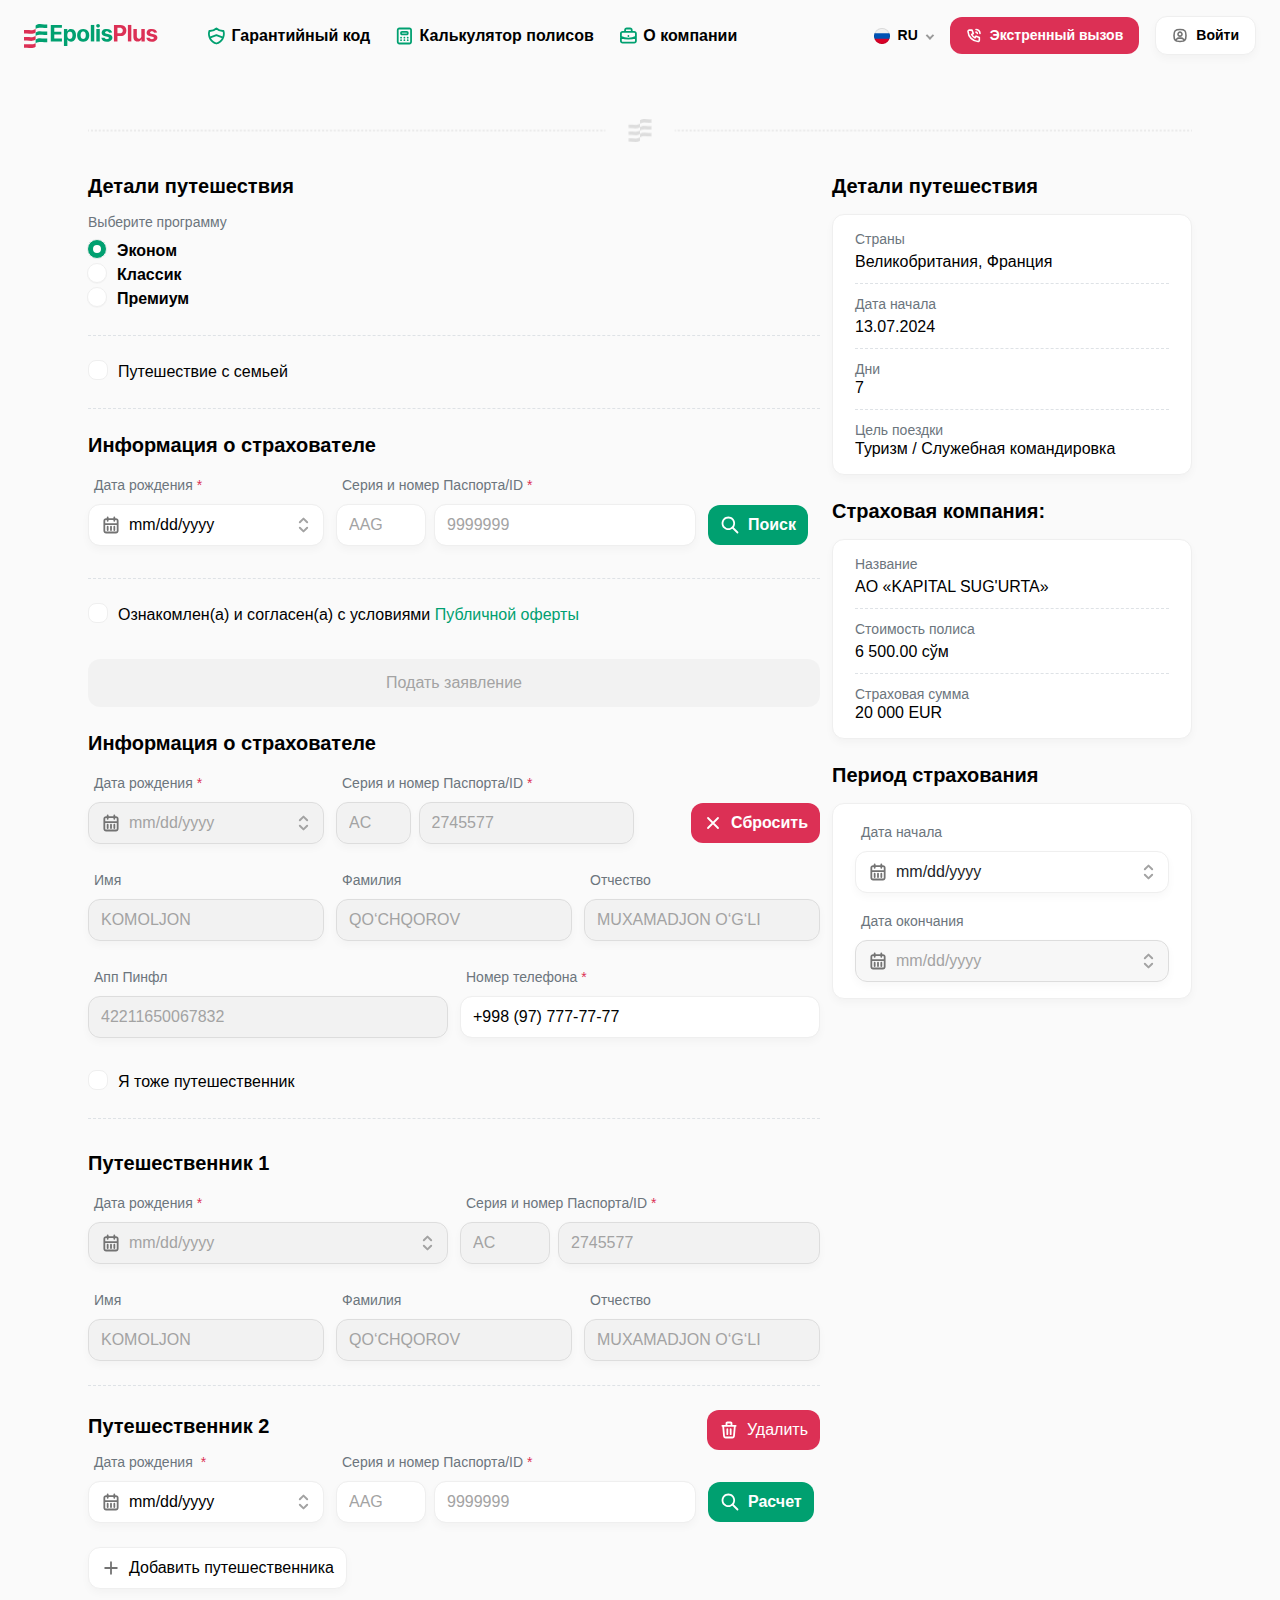
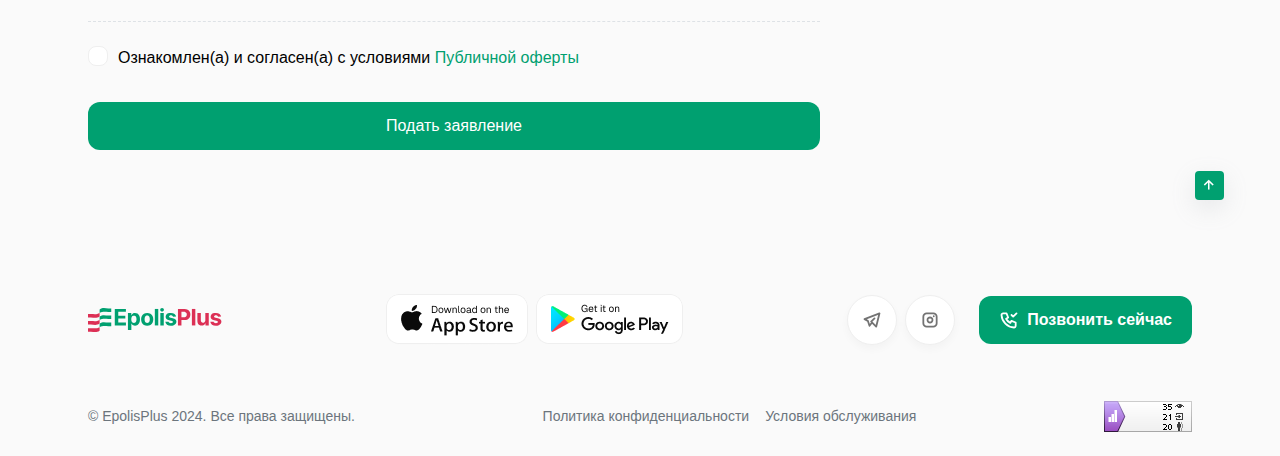
<file: pages/travel/calculate.html>
<!DOCTYPE html>
<html lang="en">

<head>
    <meta charset="UTF-8">
    <meta http-equiv="X-UA-Compatible" content="IE=edge">
    <meta name="viewport" content="width=device-width, initial-scale=1.0">
    <!--================ DESCRIPTION | Omonjon ================-->
    <meta name="description" content="EpolisPlus, Страховой компании в Узбекистан">

    <!--================ FAVICON | Omonjon ================-->
    <link rel="shortcut icon" href="../../assets/images/svg/favicon.svg" type="image/x-icon">

    <!--============== BOX ICONS CSS 2.1.4v | Omonjon ==============-->
    <link rel="stylesheet" href="../../assets/styles/boxicons.min.css">

    <!--============== SWIPER CSS 8.1.1v | Omonjon ==============-->
    <link rel="stylesheet" href="../../assets/styles/swiper-bundle.min.css">

    <!--================ BOOTSTRAP CSS 5.3v | Omonjon ===============-->
    <link rel="stylesheet" href="../../assets/styles/bootstrap.min.css">

    <!--================ STYLE CSS | Omonjon ================-->
    <link rel="stylesheet" href="../../assets/styles/main.css?v=1.6">
    <link rel="stylesheet" href="../../assets/styles/breakpoints.css?v=0.5">
    <link rel="stylesheet" href="../../assets/styles/policy.css?v=0.3">
    <title>Путешествие - Купить</title>
</head>
<body>
<!--================ MENUS MODAL | Omonjon ================-->
<div class="offcanvas offcanvas-top m-2 primary-radius" style="" tabindex="-1" id="offcanvasTop"
     aria-labelledby="offcanvasTopLabel">
    <div class="offcanvas-header">
        <h5 class="offcanvas-title" id="offcanvasTopLabel"><img src="../../assets/images/svg/site-logo.svg" alt=""></h5>
        <button type="button"
                class="rounded-circle-mb primary-shadow border-0 d-flex align-items-center bg-white justify-content-center"
                data-bs-dismiss="offcanvas" aria-label="Close"><img src="../../assets/images/svg/x.svg" alt=""></button>
    </div>
    <div class="offcanvas-body overflow-y-visible pt-0">
        <ul class="d-flex flex-column align-items-center border-top-dashed pt-3 row-gap-3 mb-3 mb-sm-0">
            <li>
                <a class="fw-semibold text-black"
                   aria-current="page" href="#">
                    <img src="../../assets/images/svg/shield.svg" alt="">
                    Гарантийный код
                </a>
            </li>
            <li>
                <a class="fw-semibold text-black"
                   aria-current="page" href="#">
                    <img src="../../assets/images/svg/calculator.svg" alt="">
                    Калькулятор полисов
                </a>
            </li>
            <li>
                <a class="fw-regular text-black"
                   aria-current="page" href="#">
                    О нас
                </a>
            </li>
            <li>
                <a class="fw-regular text-black"
                   aria-current="page" href="#">
                    Как стать партнером
                </a>
            </li>
        </ul>
        <div class="d-sm-none d-flex align-items-center flex-column border-top-dashed pt-3">
            <div class="nav-item-top d-none dropdown">
                <!-- Language -->

                <a class="nav-link-sm d-flex align-items-center fw-semibold text-black column-gap-2 dropdown-toggle dropdown-arrow dropdown-toggle-not pe-3"
                   href="#" id="navbarDropdownLang" role="button" data-bs-toggle="dropdown"
                   aria-expanded="false">
                    <img src="../../assets/images/ru-flag.png" alt=""> RU
                </a>
                <ul class="dropdown-menu dropdown-transition rounded-3 p-2" aria-labelledby="navbarDropdownLang"
                    style="min-width: auto">
                    <li>
                        <a class="ru d-flex align-items-center column-gap-2 px-1 rounded-3 dropdown-item dropdown-item-language"
                           href="#"><img src="../../assets/images/en-flag.png" alt="">EN</a>
                    </li>
                    <li>
                        <a class="en d-flex align-items-center column-gap-2 px-1 rounded-3 dropdown-item dropdown-item-language"
                           href="#"><img src="../../assets/images/uz-flag.png" alt="">UZ</a>
                    </li>
                </ul>
                <!-- End Language -->
            </div>
            <a href="../signIn.html"
               class="btn btn-white primary-radius mt-2 py-2 px-2 d-flex justify-content-center column-gap-2 w-100">
                <img src="../../assets/images/svg/user.svg" alt="" class="">
                <span class="text-black fs-8 fw-regular">Войти</span>
            </a>
        </div>
    </div>
</div>

<!--==================== HEADER | Omonjon ====================-->
<header class="header">
    <nav class="py-3" id="myHeader">
        <div class="d-flex align-items-center justify-content-between px-4">
            <a class="d-flex align-items-center column-gap-2 me-lg-3 me-xl-4 me-xxl-5 me-0" href="../../index.html"><img
                    alt="LOGO"
                    src="../../assets/images/svg/site-logo.svg"></a>
            <ul class="d-lg-flex d-none align-items-center column-gap-4 ms-0 ms-xl-4">
                <li class="nav-item">
                    <a class="fw-semibold text-black transition hover-link"
                       aria-current="page" href="#">
                        <img src="../../assets/images/svg/shield.svg" alt="">
                        Гарантийный код
                    </a>
                </li>
                <li class="nav-item">
                    <a class="fw-semibold text-black transition hover-link"
                       aria-current="page" href="#">
                        <img src="../../assets/images/svg/calculator.svg" alt="">
                        Калькулятор полисов
                    </a>
                </li>
                <li class="nav-item">
                    <a class="fw-semibold text-black transition hover-link"
                       aria-current="page" href="#">
                        <img src="../../assets/images/svg/briefcase.svg" alt="">
                        О компании
                    </a>
                </li>
            </ul>
            <div class="d-flex align-items-center column-gap-sm-3 column-gap-2 ms-auto">
                <div class="nav-item-top dropdown">
                    <!-- Language -->

                    <a class="nav-link-sm d-flex align-items-center fs-8 fw-semibold text-black column-gap-2 dropdown-toggle dropdown-arrow dropdown-toggle-not pe-3"
                       href="#" id="navbarDropdownLangTwo" role="button" data-bs-toggle="dropdown"
                       aria-expanded="false">
                        <img src="../../assets/images/ru-flag.png" alt=""> RU
                    </a>
                    <ul class="dropdown-menu dropdown-transition rounded-3 p-2" aria-labelledby="navbarDropdownLang"
                        style="min-width: auto">
                        <li>
                            <a class="ru fs-8 fw-semibold d-flex align-items-center transition column-gap-2 px-1 rounded-3 dropdown-item dropdown-item-language"
                               href="#"><img src="../../assets/images/en-flag.png" alt="">EN</a>
                        </li>
                        <li>
                            <a class="en fs-8 fw-semibold d-flex align-items-center transition column-gap-2 px-1 rounded-3 dropdown-item dropdown-item-language"
                               href="#"><img src="../../assets/images/uz-flag.png" alt="">UZ</a>
                        </li>
                    </ul>
                    <!-- End Language -->
                </div>
                <a href="../emergency.html"
                   class="btn transition btn-secondary transition primary-radius d-flex rounded-circle-mb column-gap-2 py-2 px-3">
                    <img src="../../assets/images/svg/phone.svg" alt="" class="">
                    <span class="d-none d-xl-block text-white fs-8 fw-bold">Экстренный вызов</span>
                </a>
                <a href="../signIn.html"
                   class="d-none d-sm-flex column-gap-2 rounded-circle-mb btn btn-white transition primary-radius py-2 px-3">
                    <img src="../../assets/images/svg/user.svg" alt="" class="">
                    <span class="d-none d-xl-block text-black fs-8 fw-semibold">Войти</span>
                </a>
            </div>
            <button type="button"
                    class="outline-none border-none bg-white primary-shadow rounded-circle-mb d-lg-none d-flex align-items-center justify-content-center py-2 px-3 ms-3"
                    data-bs-toggle="offcanvas" data-bs-target="#offcanvasTop" aria-controls="offcanvasTop">
                <img src="../../assets/images/svg/menu-burger.svg" style="width: 16px;" alt="">
            </button>
        </div>
    </nav>
</header>

<main>
    <!--==================== INS FORM | Omonjon ====================-->
    <section class="container mt-md-5 mt-4 pb-5">
        <img class="w-100 d-none d-sm-block my-4" src="../../assets/images/section-line.png" alt="">
        <div class="row row-gap-4 pt-2">
            <div class="col-lg-8">
                <h5 class="fw-semibold text-black fs-5 mb-3">Детали путешествия</h5>
                <form action="" method="post" class="row row-gap-4 mb-4">
                    <div class="col-12">
                        <div class="d-flex flex-column pb-4 border-bottom-dashed">
                            <h5 class="fs-8 text-light-emphasis mb-2">Выберите программу</h5>
                            <div class="d-flex column-gap-2">
                                <input id="trip1" checked type="radio" class="" name="trips" required="">
                                <label for="trip1" class="fw-semibold text-black radio-label">Эконом</label>
                            </div>
                            <div class="d-flex column-gap-2">
                                <input id="trip2" type="radio" class="" name="trips" required="">
                                <label for="trip2" class="fw-semibold text-black radio-label">Классик</label>
                            </div>
                            <div class="d-flex column-gap-2">
                                <input id="trip3" type="radio" class="" name="trips" required="">
                                <label for="trip3" class="fw-semibold text-black radio-label">Премиум</label>
                            </div>
                        </div>
                    </div>
                    <div class="col-12">
                        <div class="d-flex align-items-center justify-content-start pb-4 border-bottom-dashed">
                            <input id="rememberMe1" class="" type="checkbox" name="rememberMe1">
                            <label for="rememberMe1" class="fs-7 text-black checkbox-label">Путешествие с семьей</label>
                        </div>
                    </div>
                </form>
                <h5 class="fw-semibold text-black fs-5 my-2">Информация о страхователе</h5>
                <form action=" " method="post" class="row row-gap-4 mt-3 mb-4">
                    <div class="col-xl-4 col-lg-4">
                        <label for="exampleInput2" class="form-label fs-8 text-light-emphasis">Дата рождения<span
                                class="text-secondary ms-1">*</span></label>
                        <input required="" type="date" autocomplete="off" class="form-control text-black"
                               id="exampleInput2" placeholder=""
                               aria-describedby="emailHelp">
                    </div>
                    <div class="col-xl-6 col-lg-5 col-md-10 col-sm-9 col-8">
                        <div class="d-flex">
                            <div class="w-25 me-2">
                                <label for="exampleInput1"
                                       class="form-label fs-8 text-light-emphasis text-nowrap">Серия и номер Паспортa/ID<span
                                        class="text-secondary ms-1">*</span></label>
                                <input required="" type="text" autocomplete="off" class="form-control text-black"
                                       placeholder="AAG" id="exampleInput1">
                            </div>
                            <div class="w-75">
                                <label for="exampleInputPassword7"
                                       class="form-label fs-8 text-light-emphasis invisible">x<span
                                        class="text-secondary ms-1">*</span></label>
                                <input required="" type="text" autocomplete="off" class="form-control text-black"
                                       placeholder="9999999" id="exampleInputPassword7">
                            </div>
                        </div>
                    </div>
                    <div class="col-xl-2 col-lg-3 col-md-2 col-sm-3 col-4">
                        <div class="d-flex align-items-start h-72px">
                            <button type="submit"
                                    class="btn btn-primary d-flex w-100Mb align-items-center justify-content-center column-gap-2 primary-radius transition fs-7 fw-bold mt-auto py-2">
                                <img src="../../assets/images/svg/search-white.svg" alt=""> Поиск
                            </button>
                        </div>
                    </div>
                    <div class="col-12 my-2">
                        <div class="d-flex align-items-center justify-content-start border-top-dashed pt-4">
                            <input id="rememberMe" required class="" type="checkbox" name="rememberMe">
                            <label for="rememberMe" class="fs-7 text-black checkbox-label">Ознакомлен(а) и согласен(а) с
                                условиями
                                <a href="#" class="text-primary">Публичной оферты</a></label>
                        </div>
                    </div>
                    <div class="col-12">
                        <button type="submit" class="btn disabled primary-radius py-12px w-100">Подать заявление
                        </button>
                    </div>
                </form>
                <!-- Block when input field -->
                <h5 class="fw-semibold text-black fs-5 my-2">Информация о страхователе</h5>
                <form action="" method="post" class="row row-gap-4 mt-3 mb-4">
                    <div class="col-xl-4 col-lg-4">
                        <label for="exampleInput3" class="form-label fs-8 text-light-emphasis">Дата рождения<span
                                class="text-secondary ms-1">*</span></label>
                        <input required="" type="date" readonly="readonly" autocomplete="off"
                               class="form-control text-black"
                               id="exampleInput3" placeholder=""
                               aria-describedby="emailHelp">
                    </div>
                    <div class="col-xl-5 col-lg-5 col-sm-9 col-8">
                        <div class="d-flex">
                            <div class="w-25 me-2">
                                <label for="exampleInput4"
                                       class="form-label fs-8 text-light-emphasis text-nowrap">Серия и номер Паспортa/ID<span
                                        class="text-secondary ms-1">*</span></label>
                                <input required="" type="text" readonly="readonly" autocomplete="off"
                                       class="form-control text-black"
                                       value="AC" id="exampleInput4">
                            </div>
                            <div class="w-75">
                                <label for="exampleInput5"
                                       class="form-label fs-8 text-light-emphasis invisible">x<span
                                        class="text-secondary ms-1">*</span></label>
                                <input required="" type="text" readonly="readonly" autocomplete="off"
                                       class="form-control text-black"
                                       value="2745577" id="exampleInput5">
                            </div>
                        </div>
                    </div>
                    <div class="col-xl-3 col-lg-3 col-sm-3 col-4">
                        <div class="d-flex justify-content-end h-72px">
                            <button type="submit"
                                    class="btn btn-secondary d-flex w-100Mb align-items-center justify-content-center column-gap-2 primary-radius transition fs-7 fw-bold mt-auto py-2">
                                <img src="../../assets/images/svg/x-white.svg" alt=""> Сбросить
                            </button>
                        </div>
                    </div>
                    <div class="col-md-4">
                        <label for="exampleInput14" class="form-label fs-8 text-light-emphasis">Имя</label>
                        <input required="" type="text" autocomplete="off" class="form-control text-black"
                               id="exampleInput14" readonly="readonly" value="KOMOLJON" aria-describedby="emailHelp">
                    </div>
                    <div class="col-md-4">
                        <label for="exampleInput15" class="form-label fs-8 text-light-emphasis">Фамилия</label>
                        <input required="" type="text" autocomplete="off" class="form-control text-black"
                               id="exampleInput15" readonly="readonly" value="QO‘CHQOROV" aria-describedby="emailHelp">
                    </div>
                    <div class="col-md-4">
                        <label for="exampleInput16" class="form-label fs-8 text-light-emphasis">Отчество</label>
                        <input required="" type="text" autocomplete="off" class="form-control text-black"
                               id="exampleInput16" readonly="readonly" value="MUXAMADJON O‘G‘LI"
                               aria-describedby="emailHelp">
                    </div>
                    <div class="col-sm-6">
                        <label for="exampleInput7" class="form-label fs-8 text-light-emphasis">Апп Пинфл</label>
                        <input required="" type="text" autocomplete="off" class="form-control text-black"
                               id="exampleInput7" readonly="readonly" value="42211650067832"
                               aria-describedby="emailHelp">
                    </div>
                    <div class="col-sm-6">
                        <label for="exampleInput18" class="form-label fs-8 text-light-emphasis">Номер телефона<span
                                class="text-secondary ms-1">*</span></label>
                        <input required="" type="text" autocomplete="off" class="form-control text-black"
                               id="exampleInput18" value="+998 (97) 777-77-77" maxlength="13"
                               aria-describedby="emailHelp">
                    </div>
                    <div class="col-12 my-2">
                        <div class="d-flex align-items-center justify-content-start border-bottom-dashed pb-4">
                            <input id="rememberM3" required class="" type="checkbox" name="rememberM3">
                            <label for="rememberM3" class="fs-7 text-black checkbox-label">Я тоже путешественник</label>
                        </div>
                    </div>
                </form>
                <h5 class="fw-semibold text-black fs-5 mb-2">Путешественник 1</h5>
                <form action="" method="post" class="row row-gap-4 mt-3 mb-4">
                    <div class="col-md-6">
                        <label for="exampleInput8" class="form-label fs-8 text-light-emphasis">Дата рождения<span
                                class="text-secondary ms-1">*</span></label>
                        <input required="" type="date" readonly="readonly" autocomplete="off"
                               class="form-control text-black"
                               id="exampleInput8" placeholder=""
                               aria-describedby="emailHelp">
                    </div>
                    <div class="col-md-6">
                        <div class="d-flex">
                            <div class="w-25 me-2">
                                <label for="exampleInput9"
                                       class="form-label fs-8 text-light-emphasis text-nowrap">Серия и номер Паспортa/ID<span
                                        class="text-secondary ms-1">*</span></label>
                                <input required="" type="text" readonly="readonly" autocomplete="off"
                                       class="form-control text-black"
                                       value="AC" id="exampleInput9">
                            </div>
                            <div class="w-75">
                                <label for="exampleInput10"
                                       class="form-label fs-8 text-light-emphasis invisible">x<span
                                        class="text-secondary ms-1">*</span></label>
                                <input required="" type="text" readonly="readonly" autocomplete="off"
                                       class="form-control text-black"
                                       value="2745577" id="exampleInput10">
                            </div>
                        </div>
                    </div>
                    <div class="col-md-4">
                        <label for="exampleInput11" class="form-label fs-8 text-light-emphasis">Имя</label>
                        <input required="" type="text" autocomplete="off" class="form-control text-black"
                               id="exampleInput11" readonly="readonly" value="KOMOLJON" aria-describedby="emailHelp">
                    </div>
                    <div class="col-md-4">
                        <label for="exampleInput12" class="form-label fs-8 text-light-emphasis">Фамилия</label>
                        <input required="" type="text" autocomplete="off" class="form-control text-black"
                               id="exampleInput12" readonly="readonly" value="QO‘CHQOROV" aria-describedby="emailHelp">
                    </div>
                    <div class="col-md-4">
                        <label for="exampleInput13" class="form-label fs-8 text-light-emphasis">Отчество</label>
                        <input required="" type="text" autocomplete="off" class="form-control text-black"
                               id="exampleInput13" readonly="readonly" value="MUXAMADJON O‘G‘LI"
                               aria-describedby="emailHelp">
                    </div>
                    <div class="col-12">
                        <div class="border-bottom-dashed"></div>
                    </div>
                </form>
                <div class="d-flex align-items-center justify-content-between mt-2">
                    <h5 class="fw-semibold text-black fs-5 mb-2">Путешественник 2</h5>
                    <button type="button"
                            class="btn btn-secondary primary-radius d-flex align-items-center column-gap-2 justify-content-center py-2">
                        <img src="../../assets/images/svg/trash-white.svg" alt="">Удалить
                    </button>
                </div>
                <form action="" method="post" class="row row-gap-4 mb-4">
                    <div class="col-lg-4 col-sm-12">
                        <label for="exampleInput19" class="form-label fs-8 text-light-emphasis">Дата рождения
                            <span class="text-secondary ms-1">*</span></label>
                        <input required="" type="date" autocomplete="off" class="form-control text-black"
                               id="exampleInput19" placeholder="00000000000000" aria-describedby="emailHelp">
                    </div>
                    <div class="col-xl-6 col-lg-5 col-md-10 col-sm-9 col-8">
                        <div class="d-flex">
                            <div class="w-25 me-2">
                                <label for="exampleInput17" class="form-label fs-8 text-light-emphasis text-nowrap">Серия
                                    и номер Паспортa/ID<span class="text-secondary ms-1">*</span></label>
                                <input required="" type="text" autocomplete="off" class="form-control text-black"
                                       placeholder="AAG" id="exampleInput17">
                            </div>
                            <div class="w-75">
                                <label for="exampleInput20" class="form-label fs-8 text-light-emphasis invisible">x<span
                                        class="text-secondary ms-1">*</span></label>
                                <input required="" type="text" autocomplete="off" class="form-control text-black"
                                       placeholder="9999999" id="exampleInput20">
                            </div>
                        </div>
                    </div>
                    <div class="col-xl-2 col-lg-3 col-md-2 col-sm-3 col-4">
                        <div class="d-flex align-items-start h-72px">
                            <button type="submit"
                                    class="btn btn-primary d-flex w-100Mb align-items-center justify-content-center column-gap-2 primary-radius transition fs-7 fw-bold mt-auto py-2">
                                <img src="../../assets/images/svg/search-white.svg" alt=""> Расчет
                            </button>
                        </div>
                    </div>
                    <div class="col-12">
                        <button type="button"
                                class="btn btn-white primary-radius d-flex align-items-center justify-content-center column-gap-2 py-2 w-100Mb">
                            <img src="../../assets/images/svg/plus.svg" alt=""> Добавить путешественника
                        </button>
                    </div>
                    <div class="col-12 my-2">
                        <div class="d-flex align-items-center justify-content-start border-top-dashed pt-4">
                            <input id="rememberM4" required="" class="" type="checkbox" name="rememberM4">
                            <label for="rememberM4" class="fs-7 text-black checkbox-label">Ознакомлен(а) и согласен(а) с
                                условиями
                                <a href="#" class="text-primary">Публичной оферты</a></label>
                        </div>
                    </div>
                    <div class="col-12">
                        <button type="submit" class="btn btn-primary primary-radius py-12px w-100">Подать заявление
                        </button>
                    </div>
                </form>
            </div>
            <div class="col-lg-4">
                <h5 class="fw-semibold text-black fs-5 mb-3">Детали путешествия</h5>
                <div class="d-flex justify-content-center bg-white primary-radius primary-shadow primary-border w-100 py-1 px-3 mb-2">
                    <div class="row w-100">
                        <div class="col-12">
                            <div class="d-flex flex-column row-gap-1 py-12px border-bottom-dashed w-100">
                                <h6 class="text-light-emphasis fs-8">Страны</h6>
                                <h5 class="fs-7 text-black">Великобритания, Франция</h5>
                            </div>
                        </div>
                        <div class="col-12">
                            <div class="d-flex flex-column row-gap-1 py-12px border-bottom-dashed w-100">
                                <h6 class="text-light-emphasis fs-8">Дата начала</h6>
                                <h5 class="fs-7 text-black">13.07.2024</h5>
                            </div>
                        </div>
                        <div class="col-12">
                            <div class="d-flex flex-column py-12px border-bottom-dashed w-100">
                                <h6 class="text-light-emphasis fs-8">Дни</h6>
                                <h5 class="fs-7 text-black">7</h5>
                            </div>
                        </div>
                        <div class="col-12">
                            <div class="d-flex flex-column py-12px">
                                <h6 class="text-light-emphasis fs-8">Цель поездки</h6>
                                <h5 class="fs-7 text-black">Туризм / Служебная командировка</h5>
                            </div>
                        </div>
                    </div>
                </div>
                <h5 class="fw-semibold text-black fs-5 mt-4 mb-3">Страховая компания:</h5>
                <div class="d-flex justify-content-center bg-white primary-radius primary-shadow primary-border w-100 py-1 px-3 mb-3">
                    <div class="row w-100">
                        <div class="col-12">
                            <div class="d-flex flex-column row-gap-1 py-12px border-bottom-dashed w-100">
                                <h6 class="text-light-emphasis fs-8">Название</h6>
                                <h5 class="fs-7 text-black">AO «KAPITAL SUG'URTA»</h5>
                            </div>
                        </div>
                        <div class="col-12">
                            <div class="d-flex flex-column row-gap-1 py-12px border-bottom-dashed w-100">
                                <h6 class="text-light-emphasis fs-8">Стоимость полиса</h6>
                                <h5 class="fs-7 text-black">6 500.00 сўм</h5>
                            </div>
                        </div>
                        <div class="col-12">
                            <div class="d-flex flex-column py-12px w-100">
                                <h6 class="text-light-emphasis fs-8">Страховая сумма</h6>
                                <h5 class="fs-7 text-black">20 000 EUR</h5>
                            </div>
                        </div>
                    </div>
                </div>
                <h5 class="fw-semibold text-black fs-5 mt-4 mb-3">Период страхования</h5>
                <div class="d-flex justify-content-center bg-white primary-radius primary-shadow primary-border w-100 p-3 mb-3">
                    <div class="row row-gap-3 w-100">
                        <div class="col-lg-12 col-sm-6">
                            <label for="exampleInputDate2" class="form-label fs-8 text-light-emphasis">Дата
                                начала</label>
                            <input required="" type="date" autocomplete="off" class="form-control"
                                   id="exampleInputDate2" placeholder="" aria-describedby="emailHelp">
                        </div>
                        <div class="col-lg-12 col-sm-6">
                            <label for="exampleInputDate1" class="form-label fs-8 text-light-emphasis">Дата
                                окончания</label>
                            <input required="" type="date" autocomplete="off" class="form-control"
                                   id="exampleInputDate1" placeholder="" readonly="readonly"
                                   aria-describedby="emailHelp">
                        </div>
                    </div>
                </div>
            </div>
        </div>
    </section>
</main>

<!--================ FOOTER | Omonjon ================-->
<footer class="footer pt-5 mt-md-4 pb-4 bg-transparent">
    <div class="container">
        <div class="d-flex align-items-center justify-content-between flex-wrap flex-column flex-sm-row row-gap-4">
            <a href="../../index.html"><img src="../../assets/images/svg/site-logo.svg" alt=""></a>
            <div class="d-flex column-gap-2">
                <a href="#"><img src="../../assets/images/app-store.png" alt=""></a>
                <a href="#"><img src="../../assets/images/google-play.png" alt=""></a>
            </div>
            <div class="d-flex align-items-center column-gap-3 column-gap-sm-0">
                <a class="social-btn rounded-circle d-flex align-items-center justify-content-center btn-white transition me-sm-2"
                   href="#"><img src="../../assets/images/svg/telegram.svg" alt=""></a>
                <a class="social-btn rounded-circle d-flex align-items-center justify-content-center btn-white transition"
                   href="#"><img src="../../assets/images/svg/instagram.svg" alt=""></a>
                <a class="d-flex align-items-center column-gap-2 btn btn-primary transition primary-radius btn-footer ms-sm-4"
                   href="tel:+998900000000"><img class="" src="../../assets/images/svg/phone-check.svg" alt=""><span
                        class="d-none d-sm-block fs-7 fw-semibold">Позвонить сейчас</span></a>
            </div>
        </div>
        <div class="d-flex align-items-center justify-content-between flex-wrap flex-column flex-sm-row row-gap-4 mt-5 pt-lg-2">
            <div class="text-light-emphasis fs-8">© EpolisPlus 2024. Все права защищены.</div>
            <div class="d-flex align-items-center justify-content-center column-gap-3 row-gap-1 flex-wrap">
                <a href="#" class="text-light-emphasis fs-8">Политика конфиденциальности</a>
                <a href="#" class="text-light-emphasis fs-8">Условия обслуживания</a>
            </div>
            <img src="../../assets/images/metrika.png" alt="">
        </div>
    </div>
</footer>

<!--================ SCROLL UP | Omonjon ================-->
<a href="#" class="scroll_up" id="scroll-up">
    <i class="bx bx-up-arrow-alt"></i>
</a>

<!--================ JQUERY JS 3.6.3v | Omonjon ================-->
<script src="../../assets/script/jquery-3.6.3.js"></script>

<!--================ LOTTIE JS 7.7.7v | Omonjon ================-->
<script src="../../assets/script/lottie-player.js"></script>

<!--================ SWIPER JS 8.1.1v | Omonjon ================-->
<script src="../../assets/script/swiper-bundle.min.js"></script>

<!--================ BOOTSTRAP JS 5.3.1v | Omonjon ================-->
<script src="../../assets/script/bootstrap.bundle.min.js"></script>

<!--================ MAIN JS | Omonjon ================-->
<script src="../../assets/script/main.js?v=1.1"></script>
<script>
</script>
</body>
</html>
</file>
<file: assets/styles/breakpoints.css>
/* ============ only min width | Omonjon ============ */
@media (min-width: 768px) {
    .modal .modal-body .border-bottom-dashed {
        border-bottom: none !important;
    }
}

@media (min-width: 1400px) {
    .header .container-self {
        max-width: 1440px !important;
    }
}

/* ============ only max width | Omonjon ============ */
@media (max-width: 1399px) {
    .header .swiper-button-prev {
        left: 92.7% !important;
    }
}

@media (max-width: 1199px) {
    .rounded-circle-mb {
        border-radius: 50% !important;
        padding: 10px !important;
    }

    .header .swiper-button-prev {
        left: 91% !important;
    }

    .how-work .how-work-line {
        width: 150px;
        right: -75px;
    }
}

@media (max-width: 991px) {
    .header .swiper-button-prev {
        left: 88% !important;
    }

    .car-num {
        width: 160px;
    }

    .tech-pas-num {
        width: 145px;
    }

    .ins-type {
        width: 170px;
    }
}

@media (max-width: 767px) {
    .modal .modal-body .border-end-dashed {
        border-right: none;
    }

    .scroll_up {
        right: 1rem;
    }

    .header .swiper-button-prev {
        left: 84% !important;
    }

    .offcanvas.offcanvas-top {
        height: 250px;
    }

    .w-100Mb {
        width: 100%;
    }

    .car-num {
        width: 40%;
    }

    .tech-pas {
        width: 16%;
    }

    .tech-pas-num {
        width: 40%;
    }

    .ins-type {
        width: 67%;
    }

    .calc-btn {
        width: 30%;
    }

    .calc-btn button {
        width: 100%;
    }
}

@media (max-width: 575px) {
    .offcanvas.offcanvas-top {
        height: 350px;
    }

    .btn-footer {
        border-radius: 50% !important;
        padding: 14px !important;
    }

    .car-num {
        width: 100%;
    }

    .tech-pas {
        width: 30%;
    }

    .tech-pas-num {
        width: 65%;
    }

    .ins-type {
        width: 60%;
    }

    .calc-btn {
        width: 35%;
    }

    .calc-btn button {
        width: 100%;
    }
}

@media (max-width: 390px) {
    .header .nav-item-top.dropdown {
        display: none;
    }

    .offcanvas .nav-item-top.dropdown {
        display: block !important;
    }
}
</file>
<file: assets/styles/account.css>
.modal-dialog {
    max-width: 362px;
}

.modal-dialog .profile-img {
    width: 64px;
    height: 64px;
}

.profile-img {
    width: 96px;
    height: 96px;
}

.active, .inactive {
    padding: 2px 12px;
    font-size: 14px;
    border-radius: 8px;
}

.active {
    border: 1px solid #00A0701A;
    background: #00A0700D;
    color: var(--bs-primary);
}

.inactive {
    border: 1px solid #DC30551A;
    background: #DC30550D;
    color: var(--bs-secondary);
}

.car-num-font {
    font-family: 'FE-FONT Regular', sans-serif;
}

.car-num-font.car-num {
    border: 2px solid #0A0A0A;
    border-radius: 8px;
}

.car-num .car-num-region {
    padding: 5px 7px;
    border-right: 2px solid black;
}

.car-num .car-num-full {
    padding: 5px 7px;
}

.progress-bar-box,
.progress-bar-other {
    top: 0;
    right: 0;
}

.progress-arc {
    position: relative;
    width: 112px;
    height: 112px;
}

.progress-arc__text {
    position: absolute;
    top: 50%;
    left: 50%;
    transform: translate(-50%, -50%);
    text-align: center;
}

.progress-arc__value {
    font-size: 30px;
    font-weight: 600;
    line-height: 36px;
    letter-spacing: -0.01em;
    text-align: center;
}

.progress-arc__label {
    font-size: 12px;
    font-weight: 400;
    line-height: 16px;
    text-align: center;
}

@media (max-width: 575px) {
    .progress-bar-box {
        top: initial;
        bottom: 70px;
    }

    .progress-bar-other {
        top: initial;
        bottom: 16px;
    }
}

@media (max-width: 400px) {
    .progress-bar-box {
        bottom: 90px;
        right: -15px;
    }

    .progress-bar-other {
        top: initial;
        bottom: 16px;
    }

    .progress-arc {
        width: 80px;
        height: 80px;

        .progress-arc__svg {
            width: 80px;
            height: 80px;
        }

        .progress-arc__value {
            font-size: 16px;
            line-height: 20px;
        }

        .progress-arc__label {
            font-size: 10px;
            line-height: 14px;
        }
    }
}
</file>
<file: assets/styles/signIn.css>
.container-small {
    max-width: 370px;
    width: 100%;
    margin: 0 auto;
}

.signIn-section {
    min-height: 90vh;
    display: flex;
    align-items: center;
    justify-content: center;
}

.show-hide {
    position: absolute;
    top: 57%;
    font-size: 20px;
    right: 15px;
    cursor: pointer;
}

.btn-refresh {
    padding: 10px;
}
</file>
<file: assets/styles/policy.css>
.payment-box {
    transition: var(--primary-transition);
}

.payment-box .radio-child {
    position: absolute;
    top: 12px;
    left: 12px;
    width: 20px;
    height: 20px;
    background-color: #FFFFFF;
    border: 1px solid  #EFEFEF;
    box-shadow: 0 1px 2px 0 #00000008;
    border-radius: 50%;
    transition: var(--primary-transition);
}

.payment-box .radio-child::after {
    content: '';
    position: absolute;
    display: none;
    top: 5px;
    left: 5px;
    width: 8px;
    height: 8px;
    background-color: white;
    border-radius: 50%;
    transition: var(--primary-transition);
}

.payment-box:has(:checked){
    border-color: var(--bs-primary);
    box-shadow: 0 0 0 0.25rem rgba(0, 160, 112, .25);
}

input[type=radio]:checked ~ .radio-child {
    background-color: var(--bs-primary);
}

input[type=radio]:checked ~ .radio-child::after {
    display: block;
}

.payment-brand {
    height: 94px;
    img {
        width: 152px;
    }
}
</file>
<file: assets/styles/main.css>
/* Fonts | Omonjon */
@import url(./fonts.css);

/* Bootstrap tools | Omonjon */
* {
    margin: 0;
    padding: 0;
    box-sizing: border-box;
}

:root {
    --primary-radius: 12px;
    --primary-transition: 0.37s;
}

body {
    font-family: 'Geist regular', sans-serif;
    font-size: 1rem;
    background-color: #fafafa;
}

.line-h-initial {
    line-height: initial;
}

.primary-radius {
    border-radius: var(--primary-radius) !important;
}

label {
    cursor: pointer;
}

.px-20px {
    padding-right: 20px;
    padding-left: 20px;
}

.py-12px {
    padding-top: 12px;
    padding-bottom: 12px;
}

.pb-12px {
    padding-bottom: 12px;
}

.pt-12px {
    padding-top: 12px;
}

.primary-border {
    border: 1px solid #EFEFEF
}

.no-select {
    -webkit-touch-callout: none;
    -webkit-user-select: none;
    -khtml-user-select: none;
    -moz-user-select: none;
    -ms-user-select: none;
    user-select: none;
    pointer-events: none;
    cursor: default;
}

.h1,
.h2,
.h3,
.h4,
.h5,
.h6,
h1,
h2,
h3,
h4,
h5,
h6 {
    margin-top: 0;
    margin-bottom: 0;
    margin-left: 0;
    margin-right: 0;
    padding-right: 0;
    padding-left: 0;
    padding-bottom: 0;
    padding-top: 0;
}

.accordion-button::after {
    display: none;
}

button[aria-expanded^="true"] i {
    background-color: var(--bs-primary) !important;
    transform: rotate(-180deg) !important;
    color: black !important;
    box-shadow: 0px 8px 18px -8px rgba(116, 246, 0, 0.90);
}

.box-shadow-none {
    box-shadow: none !important;
}

.primary-shadow {
    box-shadow: 0 4px 8px 0 #00000008;
}

.h-72px {
    height: 72px;
}

.hover-link:hover {
    color: #737373 !important;
}

.btn-primary:hover {
    background-color: #01B57F;
    border-color: #01B57F;
}

.btn-secondary:hover {
    background-color: #F03663;
    border-color: #F03663;
}

.btn-white:hover {
    background-color: #FAFAFA;
}

.text-gray {
    color: var(--bs-gray);
}

.bg-gray {
    background: #EFF2FC;
}

.cursor-pointer {
    cursor: pointer;
}

.btn-white {
    border: 1px solid #EFEFEF !important;
    background: white;
    box-shadow: 0 4px 8px 0 #00000008;
    color: black;
}

.disabled {
    color: #A3A3A3 !important;
    background-color: #0A0A0A08 !important;
    opacity: 1 !important;
    border: 1px solid  #DDDDDD;
}

.border-end-dashed {
    border-right: 1px dashed var(--bs-border-color);
}

.border-start-dashed {
    border-left: 1px dashed var(--bs-border-color);
}

.z-index-1 {
    z-index: 1;
}

.z-index-2 {
    z-index: 2;
}

.z-index-3 {
    z-index: 3;
}

.z-index-4 {
    z-index: 4;
}

.z-index-5 {
    z-index: 5;
}

.z-index-6 {
    z-index: 6;
}

.z-index-7 {
    z-index: 7;
}

.z-index-8 {
    z-index: 8;
}

.z-index-9 {
    z-index: 9;
}

.z-index-10 {
    z-index: 10;
}

.fs-6 {
    font-size: 1.125rem !important;
}

.fs-7 {
    font-size: 1rem !important;
}

.fs-8 {
    font-size: 0.875rem !important;
}

.fs-9 {
    font-size: 0.75rem !important;
}

.border-top-dashed {
    border-top: 1px dashed var(--bs-border-color);
}

.w-max-content {
    width: max-content !important;
}

.opacity-7 {
    opacity: 0.7;
}

.outline-none {
    outline: none;
}

.transition {
    transition: .3s !important;
}

.fs-title {
    font-size: 2.25rem;
}

.fs-title-sec {
    font-size: 1.625rem;
}

input,
button {
    outline: none;
    border: 0;
}

.container-mini {
    max-width: 744px;
    width: 100%;
    margin: 0 auto;
    padding: 0 12px;
}

.dropdown-arrow::after {
    border-bottom: 2px solid #999;
    border-right: 2px solid #999;
    border-left: initial !important;
    border-top: initial !important;
    content: "";
    display: block;
    height: 6px;
    margin-top: -4px;
    pointer-events: none;
    position: absolute;
    right: 2px;
    top: 55%;
    transform-origin: 66% 66%;
    transform: rotate(45deg);
    /* transition: all .15s ease-in-out; */
    transition: var(--primary-transition);
    width: 6px;
}

.dropdown-arrow.show::after {
    transform: rotate(-135deg);
}

.border-none {
    border: none;
}

.primary-hover:hover {
    opacity: 1;
}

.btn {
    border: none;
}

.form-control:focus,
.form-select:focus {
    box-shadow: 0 0 0 0.25rem rgba(0, 160, 112, .25);
    border-color: var(--bs-primary);
}

input[type=number]::-webkit-inner-spin-button,
input[type=number]::-webkit-outer-spin-button {
    -webkit-appearance: none;
    margin: 0;
}

.form-select {
    --bs-form-select-bg-img: url(../images/svg/top-bottom-arrow.svg);
}

li,
ul,
ol {
    list-style: none;
    padding: 0;
    margin: 0;
}

p {
    padding: 0;
    margin: 0;
}

a {
    text-decoration: none;
}

/* ==================== MODALS | Omonjon ==================== */
.modal-header .btn-close {
    background: none;
    opacity: 100 !important;
    color: var(--bs-black);
    margin: 0;
}

.btn-close:focus {
    box-shadow: 0 0 0 0.25rem rgba(0, 160, 112, .25);
}

/* ==================== HEADER | Omonjon ==================== */
#myHeader {
    background-color: transparent;
}

.header .dropdown-menu {
    min-width: auto;
    position: absolute;
    inset: 0 auto auto 0;
    margin: 0;
    transform: translate(0px, 26px);
}

.header .dropdown-item:hover {
    color: black;
    background-color: #00A0700D;
}

.sticky {
    position: fixed !important;
    top: 0;
    width: 100%;
    background: white !important;
    z-index: 10;
    border-bottom-left-radius: 12px;
    border-bottom-right-radius: 12px;
    box-shadow: rgba(0, 0, 0, 0.1) 0px 4px 12px;
}

.header .swiper-button-prev:after,
.header .swiper-button-next:after {
    content: '';
}

.header .swiper-button-prev {
    left: 92.7% !important;
}

.header .swiper-pagination-bullet.swiper-pagination-bullet-active {
    background-color: var(--bs-primary);
}

/* ==================== CALCULATOR SECTION | Omonjon ==================== */
.nav-tabs .nav-link {
    padding: 8px 16px;
    background-color: #0A0A0A08;
    column-gap: 8px;
    font-size: 16px;
    font-weight: 600;
    border: 1px solid transparent;
}

.form-label {
    margin-left: 6px;
}

input[readonly] {
    color: #A3A3A3 !important;
    background: #0A0A0A08;
    border: 1px solid #DDDDDD;
}

.checkbox-label {
    position: relative;
    padding-left: 30px;
}

.checkbox-label::after {
    position: absolute;
    content: '';
    top: 0;
    left: 0;
    width: 20px;
    height: 20px;
    background-color: #FFFFFF;
    border: 1px solid #EFEFEF;
    transition: var(--primary-transition);
    border-radius: 8px;
}

input:checked ~ .checkbox-label:after {
    border-color: var(--bs-primary);
    background-color: var(--bs-primary);
}

/* Checkmark */
.checkbox-label::before {
    content: "";
    position: absolute;
    display: none;
    left: 7.5px;
    top: 3px;
    width: 5px;
    height: 11px;
    border: solid white;
    border-width: 0 2px 2px 0;
    transform: rotate(45deg);
    z-index: 1;
    transition: var(--primary-transition);
}

/* Display checkmark when checked */
input:checked ~ .checkbox-label::before {
    display: block;
}

input[readonly]:focus {
    box-shadow: none;
    border-color: #DDDDDD;
    background-color: #0A0A0A08;
}

input[type=radio] {
    -webkit-appearance: none; /* Remove default checkbox style on Safari */
    -moz-appearance: none; /* Remove default checkbox style on Firefox */
    appearance: none; /* Remove default checkbox style on other browsers */
}

.radio-label {
    padding-left: 30px;
    position: relative;
    margin-left: -9px;
}

.radio-label::after {
    content: '';
    position: absolute;
    left: 0;
    width: 20px;
    height: 20px;
    border-radius: 50%;
    border: 1px solid #EFEFEF;
    background: var(--bs-white);
    box-shadow: 0 1px 1px 0 #00000008;
    transition: var(--primary-transition);
}

.radio-label::before {
    content: '';
    display: none;
    position: absolute;
    left: 0;
    width: 8px;
    height: 8px;
    border: 6px solid white;
    border-radius: 50%;
    transition: var(--primary-transition);
}

input[type=radio]:checked ~ .radio-label:after {
    background: var(--bs-primary);
    box-shadow: none;
}

input[type=radio]:checked ~ .radio-label:before {
    display: block;
    top: 6px;
    left: 6px;
    border: 4px solid var(--bs-white);
    z-index: 2;
}

input[type=date] {
    padding: 8px 40px !important;
    position: relative;

    &::before,
    &::after {
        content: '';
        position: absolute;
        width: 20px;
        height: 20px;
        top: 10px;
    }

    &::after {
        left: 12px;
        background: url("../images/svg/calendar.svg") no-repeat center/contain;
    }

    &::before {
        top: 12px;
        width: 16px;
        height: 16px;
        right: 12px;
        background: url("../images/svg/top-bottom-arrow.svg") no-repeat center/contain;
    }
}

input[type="date"]::-webkit-inner-spin-button,
input[type="date"]::-webkit-calendar-picker-indicator {
    display: none;
    -webkit-appearance: none;
}

input[type=checkbox] {
    -webkit-appearance: none; /* Remove default checkbox style on Safari */
    -moz-appearance: none; /* Remove default checkbox style on Firefox */
    appearance: none; /* Remove default checkbox style on other browsers */
}

.checkbox-child {
    position: absolute;
    top: 0;
    right: 0;
    width: 20px;
    height: 20px;
    background-color: #FFFFFF;
    border: 1px solid #EFEFEF;
    border-radius: 8px;
    transition: var(--primary-transition);
}

input[type=checkbox]:checked ~ .checkbox-child {
    border-color: var(--bs-primary);
    background-color: var(--bs-primary);
}

.services-box:has(:checked) {
    border: 1px solid var(--bs-primary);
    background-color: white;
    box-shadow: 0 0 0 0.25rem rgba(0, 160, 112, .25);
}

/* Checkmark */
.checkbox-child::after {
    content: "";
    position: absolute;
    display: none;
    left: 6.5px;
    top: 2px;
    width: 5px;
    height: 11px;
    border: solid white;
    border-width: 0 2px 2px 0;
    transform: rotate(45deg);
    transition: var(--primary-transition);
}

/* Display checkmark when checked */
input[type=checkbox]:checked ~ .checkbox-child::after {
    display: block;
}

.services-box {
    border: 1px solid #DC30551A;
    background-color: #DC30550D;
    min-height: 400px;
    transition: var(--primary-transition);
}

.services-box:hover {
    border: 1px solid var(--bs-primary);
    background-color: white;
    box-shadow: 0 0 0 0.25rem rgba(0, 160, 112, .25);
}

.bg-secondary-light {
    border: 1px solid #DC30551A;
    background-color: #DC30550D;
    padding: 10px 12px;
}

.nav-tabs .nav-link svg path {
    fill: transparent;
    stroke: var(--bs-gray);
    stroke-width: 1.5;
}

.nav-tabs .nav-link.active {
    background: var(--bs-white);
    border: 1px solid #EFEFEF;
}

.nav-tabs .nav-link.active svg path {
    stroke: var(--bs-primary);
}

.pay-amount {
    padding: 8px 10px;
}

.car-num {
    width: 200px;
}

.tech-pas {
    position: relative;
    max-width: 64px;
    width: 100%;
}

.tech-pas label {
    position: absolute;
    left: 4px;
    white-space: nowrap;
}

.tech-pas input {
    margin-top: 30px;
}

.tech-pas-num {
    width: 158px;
}

.ins-type {
    width: 196px;
}

.calc-btn button {
    padding: 8px 12px !important;
}

.form-control,
.form-select {
    border: 1px solid #EFEFEF;
    box-shadow: 0 4px 8px 0 #00000008;
    border-radius: 12px;
    padding: 8px 12px !important;
}

.form-control::placeholder {
    color: #A3A3A3;
    font-size: 16px;
    line-height: 24px;
}

input[type='radio'] {
    accent-color: var(--bs-primary);
}

.calc-result {
    padding: 8px 16px;
    box-shadow: 0 4px 8px 0 #00000008;
    border: 1px solid #EFEFEF;
}

.calc-result-img {
    max-width: 160px;
    width: 100%;
    height: 48px;
}

/*=============== APP SECTION | Omonjon ===============*/
.app-section .app-box {
    max-width: 744px;
    width: 100%;
    border: 1px solid #00A0701A;
    column-gap: 32px;
    background-color: #EDF6F3;
}

/*=============== ABOUT SECTION | Omonjon ===============*/
.about-section .about-icons {
    width: 48px;
    height: 48px;
}

/*=============== PARTNERS SECTION | Omonjon ===============*/
.container-mini .swiper-slide {
    height: 48px;
}

/*=============== HOW WORK SECTION | Omonjon ===============*/
.how-work .how-work-line {
    top: 30px;
    right: -90px;
}


/*=============== SCROLL BAR | Omonjon ===============*/
.footer .btn-footer {
    padding: 12px 20px;
}

.footer .social-btn {
    padding: 14px;
}

/*=============== SCROLL BAR | Omonjon ===============*/
::-webkit-scrollbar {
    width: .6rem;
    border-radius: .5rem;
    background-color: hsla(93, 36%, 26%, 0.71)
}

::-webkit-scrollbar-thumb {
    background-color: var(--bs-primary);
    border-radius: .5rem;
}

::-webkit-scrollbar-thumb:hover {
    background-color: var(--bs-secondary);
}

/*=============== SCROLL UP | Omonjon ===============*/
.scroll_up {
    position: fixed;
    right: 3.5rem;
    bottom: -100%;
    background-color: var(--bs-primary);
    box-shadow: rgba(149, 157, 165, 0.2) 0px 8px 24px;
    display: inline-flex;
    padding: .35rem;
    border-radius: .25rem;
    font-size: 1.1rem;
    color: var(--bs-white);
    z-index: 10;
    transition: bottom .4s, transform .4s, background-color .4s;
}

.scroll_up:hover {
    transform: translateY(-.35rem);
    background-color: var(--bs-secondary);
    color: var(--bs-white);
}

/* Show Scroll Up*/
.show-scroll {
    bottom: 4rem;
}

/* Emergency page */
.emergency-section {
    min-height: 90vh;
    display: flex;
    align-items: center;
    justify-content: center;
}
</file>
